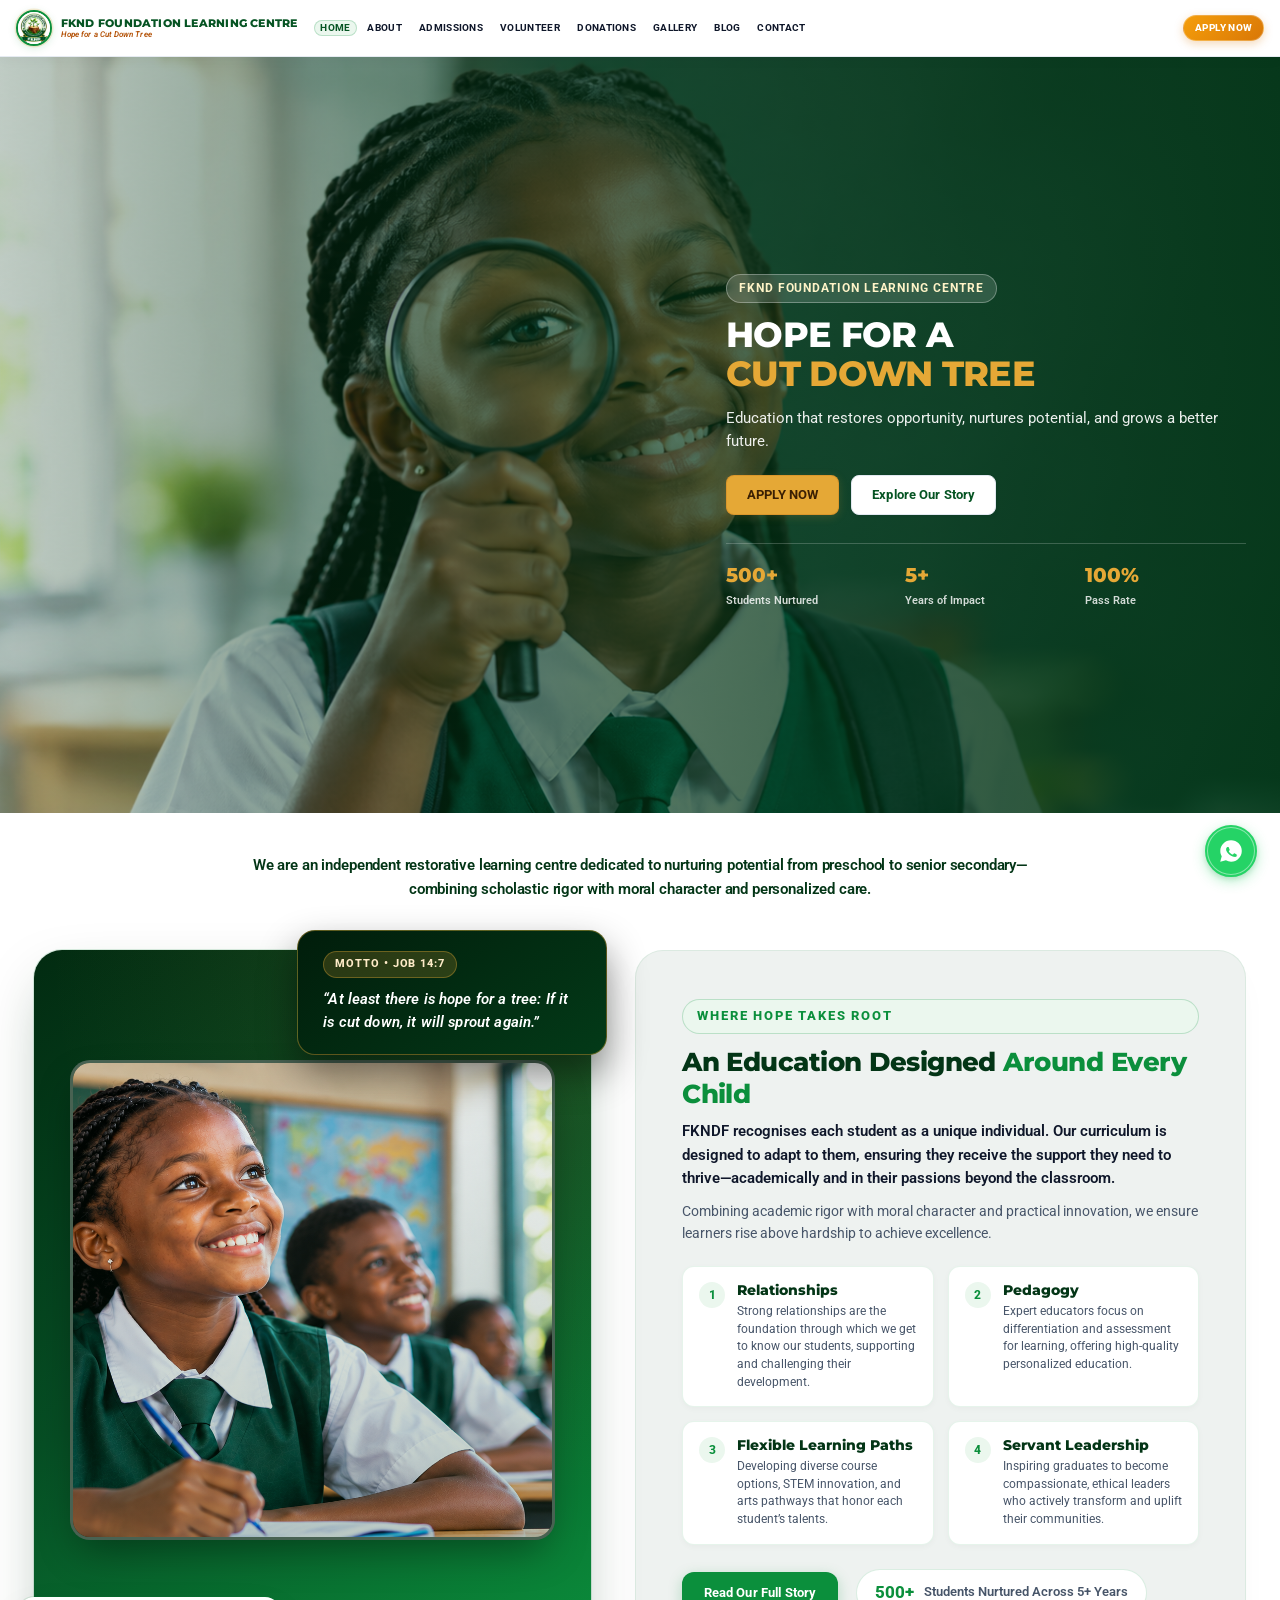
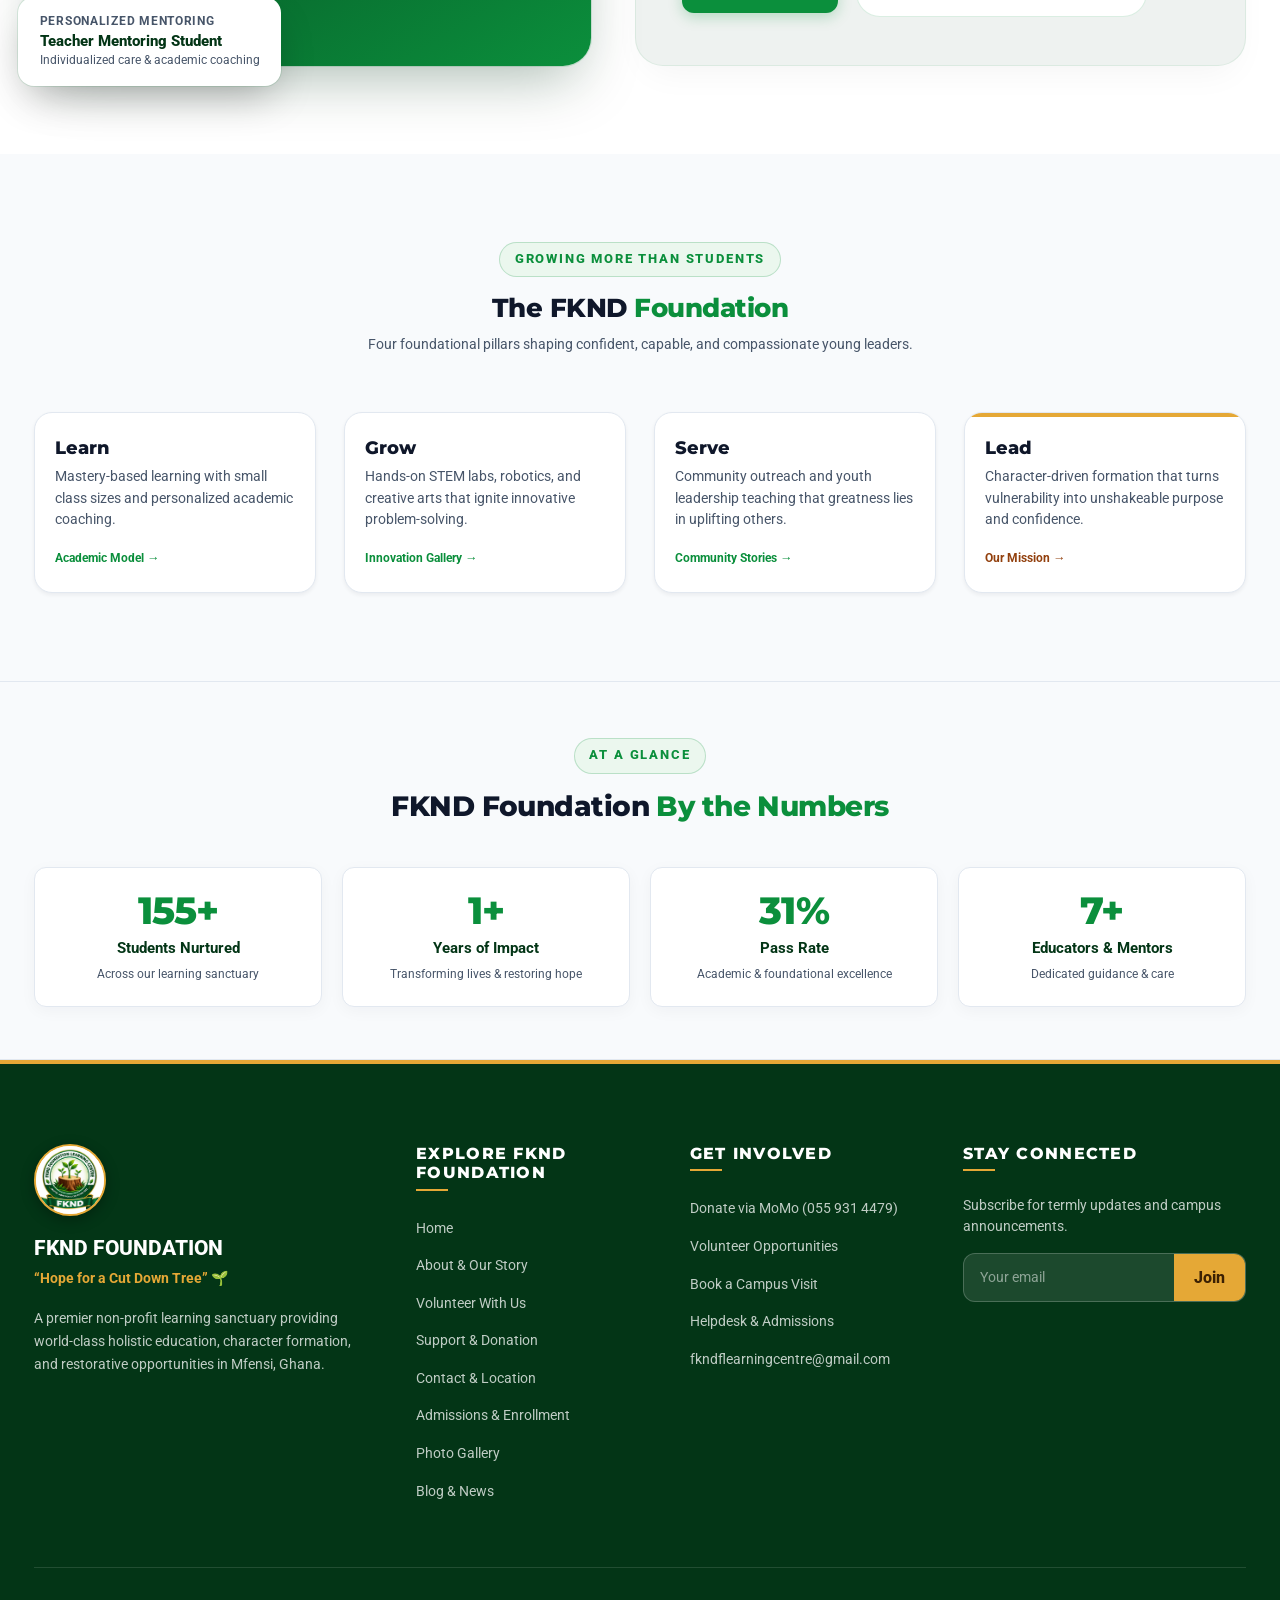
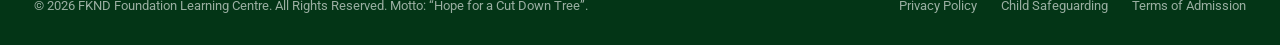
<file: index.html>
<!DOCTYPE html>
<html lang="en">
<head>
  <meta charset="UTF-8">
  <meta name="viewport" content="width=device-width, initial-scale=1.0">
  <title>FKND Foundation Learning Centre | Hope for a Cut Down Tree</title>
  <meta name="description" content="FKND Foundation Learning Centre restores opportunity, nurtures academic potential, and builds character through high-standard education.">
  <link rel="icon" type="image/jpeg" href="logo.jpeg">
  <link rel="stylesheet" href="css/style.css?v=3.7">
</head>
<body>

  <!-- ==========================================================================
       DALLAS ISD INSPIRED: SPACIOUS CENTERED NAVBAR
       Left Wing: Home | About | Contact
       Center: Prominent FKNDF Crest Medallion (Hanging gracefully off the line)
       Right Wing: Admissions | Gallery | Blog | APPLY NOW
       ========================================================================== -->
  <header class="site-header">
    <div class="header-container-spacious">
      <!-- Left Navigation Wing -->
      <nav class="nav-wing nav-wing-left" aria-label="Primary Left Navigation">
        <a href="index.html" class="nav-anchor active">Home</a>
        <a href="about.html" class="nav-anchor">About</a>
        <a href="admissions.html" class="nav-anchor">Admissions</a>
        <a href="volunteer.html" class="nav-anchor">Volunteer</a>
      </nav>

      <!-- Brand & Crest -->
      <a href="index.html" class="nav-center-brand" aria-label="FKND Foundation Learning Centre Homepage">
        <div class="brand-crest-frame">
          <img src="logo.jpeg" alt="FKND Foundation Learning Centre Crest">
        </div>
        <div class="nav-brand-text">
          <span class="nav-brand-title">FKND FOUNDATION LEARNING CENTRE</span>
          <span class="nav-brand-motto">Hope for a Cut Down Tree</span>
        </div>
      </a>

      <!-- Right Navigation Wing -->
      <nav class="nav-wing nav-wing-right" aria-label="Primary Right Navigation">
        <a href="donation.html" class="nav-anchor">Donations</a>
        <a href="gallery.html" class="nav-anchor">Gallery</a>
        <a href="blog.html" class="nav-anchor">Blog</a>
        <a href="contact.html" class="nav-anchor">Contact</a>
        <button class="btn btn-apply btn-sm nav-apply-btn" data-open-modal="applyModal">
          APPLY NOW
        </button>
      </nav>

      <!-- Mobile Hamburger Toggle (Appears when display needs it) -->
      <button class="mobile-toggle-btn" id="mobileNavToggle" aria-label="Toggle navigation menu" aria-expanded="false" aria-controls="siteDropdownMenu">
        <svg class="hamburger-icon-staggered" width="19" height="19" viewBox="0 0 24 24" fill="none" stroke="currentColor" stroke-width="2.35" stroke-linecap="round">
          <line class="hamburger-line hamburger-line-1" x1="3" y1="6" x2="21" y2="6"/>
          <line class="hamburger-line hamburger-line-2" x1="3" y1="12" x2="21" y2="12"/>
          <line class="hamburger-line hamburger-line-3" x1="3" y1="18" x2="21" y2="18"/>
        </svg>
        <span class="menu-label-text">
          <span class="label-open">Menu</span>
          <span class="label-close">Close</span>
        </span>
      </button>
    </div>

    <!-- Backdrop Scrim Overlay -->
    <div class="site-dropdown-backdrop" id="siteDropdownBackdrop" aria-hidden="true"></div>

    <!-- Floating Dropdown Menu Card (Desktop & Mobile - Streamlined Navigation) -->
    <div class="site-dropdown-menu" id="siteDropdownMenu" role="dialog" aria-modal="true" aria-label="Navigation Menu" aria-hidden="true">
      <div class="dropdown-menu-header">
        <div class="dropdown-brand-mini">
          <img src="logo.jpeg" alt="FKND Foundation Crest">
          <div>
            <strong>FKND FOUNDATION LEARNING CENTRE</strong>
            <span>“Hope for a Cut Down Tree”</span>
          </div>
        </div>
      </div>

      <nav class="dropdown-links-grid" aria-label="Site Links">
        <a href="index.html" class="dropdown-link-card active" style="--delay: 1">
          <span class="dropdown-link-icon">
            <svg width="18" height="18" viewBox="0 0 24 24" fill="none" stroke="currentColor" stroke-width="2.2" stroke-linecap="round" stroke-linejoin="round"><path d="m3 9 9-7 9 7v11a2 2 0 0 1-2 2H5a2 2 0 0 1-2-2z"/><polyline points="9 22 9 12 15 12 15 22"/></svg>
          </span>
          <div class="dropdown-link-text">
            <span class="dropdown-link-title">Home</span>
          </div>
          <span class="dropdown-link-arrow">&rarr;</span>
        </a>

        <a href="about.html" class="dropdown-link-card" style="--delay: 2">
          <span class="dropdown-link-icon">
            <svg width="18" height="18" viewBox="0 0 24 24" fill="none" stroke="currentColor" stroke-width="2.2" stroke-linecap="round" stroke-linejoin="round"><circle cx="12" cy="12" r="10"/><path d="M12 16v-4"/><path d="M12 8h.01"/></svg>
          </span>
          <div class="dropdown-link-text">
            <span class="dropdown-link-title">About</span>
          </div>
          <span class="dropdown-link-arrow">&rarr;</span>
        </a>

        <a href="volunteer.html" class="dropdown-link-card" style="--delay: 3">
          <span class="dropdown-link-icon">
            <svg width="18" height="18" viewBox="0 0 24 24" fill="none" stroke="currentColor" stroke-width="2.2" stroke-linecap="round" stroke-linejoin="round"><path d="M16 21v-2a4 4 0 0 0-4-4H6a4 4 0 0 0-4 4v2"/><circle cx="9" cy="7" r="4"/><path d="M22 21v-2a4 4 0 0 0-3-3.87"/><path d="M16 3.13a4 4 0 0 1 0 7.75"/></svg>
          </span>
          <div class="dropdown-link-text">
            <span class="dropdown-link-title">Volunteer</span>
          </div>
          <span class="dropdown-link-arrow">&rarr;</span>
        </a>

        <a href="donation.html" class="dropdown-link-card" style="--delay: 4">
          <span class="dropdown-link-icon">
            <svg width="18" height="18" viewBox="0 0 24 24" fill="none" stroke="currentColor" stroke-width="2.2" stroke-linecap="round" stroke-linejoin="round"><path d="M19 14c1.49-1.46 3-3.21 3-5.5A5.5 5.5 0 0 0 16.5 3c-1.76 0-3 .5-4.5 2-1.5-1.5-2.74-2-4.5-2A5.5 5.5 0 0 0 2 8.5c0 2.3 1.5 4.05 3 5.5l7 7Z"/></svg>
          </span>
          <div class="dropdown-link-text">
            <span class="dropdown-link-title">Donations &amp; Giving</span>
          </div>
          <span class="dropdown-link-arrow">&rarr;</span>
        </a>

        <a href="admissions.html" class="dropdown-link-card" style="--delay: 5">
          <span class="dropdown-link-icon">
            <svg width="18" height="18" viewBox="0 0 24 24" fill="none" stroke="currentColor" stroke-width="2.2" stroke-linecap="round" stroke-linejoin="round"><path d="M22 10v6M2 10l10-5 10 5-10 5z"/><path d="M6 12v5c3 3 9 3 12 0v-5"/></svg>
          </span>
          <div class="dropdown-link-text">
            <span class="dropdown-link-title">Admissions</span>
          </div>
          <span class="dropdown-link-arrow">&rarr;</span>
        </a>

        <a href="gallery.html" class="dropdown-link-card" style="--delay: 6">
          <span class="dropdown-link-icon">
            <svg width="18" height="18" viewBox="0 0 24 24" fill="none" stroke="currentColor" stroke-width="2.2" stroke-linecap="round" stroke-linejoin="round"><rect width="18" height="18" x="3" y="3" rx="2" ry="2"/><circle cx="9" cy="9" r="2"/><path d="m21 15-3.086-3.086a2 2 0 0 0-2.828 0L6 21"/></svg>
          </span>
          <div class="dropdown-link-text">
            <span class="dropdown-link-title">Gallery</span>
          </div>
          <span class="dropdown-link-arrow">&rarr;</span>
        </a>

        <a href="blog.html" class="dropdown-link-card" style="--delay: 7">
          <span class="dropdown-link-icon">
            <svg width="18" height="18" viewBox="0 0 24 24" fill="none" stroke="currentColor" stroke-width="2.2" stroke-linecap="round" stroke-linejoin="round"><path d="M4 22h16a2 2 0 0 0 2-2V4a2 2 0 0 0-2-2H8a2 2 0 0 0-2 2v16a2 2 0 0 1-2 2Zm0 0a2 2 0 0 1-2-2v-9c0-1.1.9-2 2-2h2"/><path d="M18 14h-8"/><path d="M15 18h-5"/><path d="M10 6h8v4h-8V6Z"/></svg>
          </span>
          <div class="dropdown-link-text">
            <span class="dropdown-link-title">Blog</span>
          </div>
          <span class="dropdown-link-arrow">&rarr;</span>
        </a>

        <a href="contact.html" class="dropdown-link-card" style="--delay: 8">
          <span class="dropdown-link-icon">
            <svg width="18" height="18" viewBox="0 0 24 24" fill="none" stroke="currentColor" stroke-width="2.2" stroke-linecap="round" stroke-linejoin="round"><path d="M20 10c0 6-8 12-8 12s-8-6-8-12a8 8 0 0 1 16 0Z"/><circle cx="12" cy="10" r="3"/></svg>
          </span>
          <div class="dropdown-link-text">
            <span class="dropdown-link-title">Contact</span>
          </div>
          <span class="dropdown-link-arrow">&rarr;</span>
        </a>
      </nav>

      <div class="dropdown-cta-bar" style="display: flex; gap: 0.75rem;">
        <a href="donation.html" class="btn btn-donate btn-sm" style="flex: 1;">DONATE NOW</a>
        <button class="btn btn-apply btn-sm dropdown-cta-btn" data-open-modal="applyModal" style="flex: 1;">APPLY NOW</button>
      </div>
    </div>
  </header>

  <main>
    <!-- ==========================================================================
         FULL-BLEED HERO (Dallas ISD Style with hero.png background)
         ========================================================================== -->
    <section class="hero-full-bg" style="background-image: linear-gradient(90deg, rgba(3, 53, 22, 0.25) 0%, rgba(3, 53, 22, 0.65) 45%, rgba(3, 53, 22, 0.92) 100%), url('hero.png');">
      <div class="container hero-full-container">
        <!-- Empty column leaves the smiling student image visible -->
        <div class="hero-empty-col"></div>

        <!-- Right Text column with bold headline and actions -->
        <div class="hero-text-col">
          <div class="hero-badge-tag">
            FKND Foundation Learning Centre
          </div>

          <h1 class="hero-main-title">
            HOPE FOR A <span class="motto-highlight">CUT DOWN TREE</span>
          </h1>

          <p class="hero-lead-text">
            Education that restores opportunity, nurtures potential, and grows a better future.
          </p>

          <div class="hero-cta-row">
            <button class="btn btn-apply" data-open-modal="applyModal">
              APPLY NOW
            </button>
            <a href="about.html" class="btn btn-white">
              Explore Our Story
            </a>
          </div>

          <div class="hero-metric-bar">
            <div class="hero-metric-item">
              <strong>500+</strong>
              <span>Students Nurtured</span>
            </div>
            <div class="hero-metric-item">
              <strong>5+</strong>
              <span>Years of Impact</span>
            </div>
            <div class="hero-metric-item">
              <strong>100%</strong>
              <span>Pass Rate</span>
            </div>
          </div>
        </div>
      </div>
    </section>

    <!-- ==========================================================================
         HOMEPAGE INTRO STATEMENT (Inspired by ISB)
         ========================================================================== -->
    <section class="homepage-intro-statement">
      <div class="container text-center">
        <p class="intro-statement-text">
          We are an independent restorative learning centre dedicated to nurturing potential from preschool to senior secondary—combining scholastic rigor with moral character and personalized care.
        </p>
      </div>
    </section>

    <!-- ==========================================================================
         SECTION 2: OUR STORY HIGHLIGHT (Where Hope Takes Root - ISB Inspired)
         Image on Green Background & Text on Ash Background | nourish.png
         ========================================================================== -->
    <section class="section-wrapper section-story-showcase" id="storySection">
      <div class="container story-isb-layout">
        
        <!-- Left Column: Image on Rich Green Background -->
        <div class="story-green-media-card">
          <div class="green-card-backdrop"></div>
          
          <div class="story-image-frame">
            <img src="nourish.png" alt="Students in green uniform learning with joy at FKND Foundation Learning Centre" class="nourish-photo">
            <div class="image-gradient-overlay"></div>
          </div>

          <div class="story-motto-callout">
            <div class="motto-quote-header">
              <span class="motto-badge">Motto • Job 14:7</span>
            </div>
            <p>“At least there is hope for a tree: If it is cut down, it will sprout again.”</p>
          </div>

          <div class="story-floating-stat">
            <div class="stat-info-text">
              <span class="stat-tag-pill">Personalized Mentoring</span>
              <strong>Teacher Mentoring Student</strong>
              <span>Individualized care & academic coaching</span>
            </div>
          </div>
        </div>

        <!-- Right Column: Text on Ash Background -->
        <div class="story-ash-text-card">
          <span class="section-label">Where Hope Takes Root</span>
          <h2 class="section-title">An Education Designed <span class="text-green">Around Every Child</span></h2>
          <p class="lead-story">
            FKNDF recognises each student as a unique individual. Our curriculum is designed to adapt to them, ensuring they receive the support they need to thrive—academically and in their passions beyond the classroom.
          </p>
          <p class="story-body-text">
            Combining academic rigor with moral character and practical innovation, we ensure learners rise above hardship to achieve excellence.
          </p>

          <div class="story-four-focus-grid">
            <div class="focus-mini-card">
              <div class="focus-number-badge">1</div>
              <div class="focus-card-body">
                <h4>Relationships</h4>
                <p>Strong relationships are the foundation through which we get to know our students, supporting and challenging their development.</p>
              </div>
            </div>

            <div class="focus-mini-card">
              <div class="focus-number-badge">2</div>
              <div class="focus-card-body">
                <h4>Pedagogy</h4>
                <p>Expert educators focus on differentiation and assessment for learning, offering high-quality personalized education.</p>
              </div>
            </div>

            <div class="focus-mini-card">
              <div class="focus-number-badge">3</div>
              <div class="focus-card-body">
                <h4>Flexible Learning Paths</h4>
                <p>Developing diverse course options, STEM innovation, and arts pathways that honor each student’s talents.</p>
              </div>
            </div>

            <div class="focus-mini-card">
              <div class="focus-number-badge">4</div>
              <div class="focus-card-body">
                <h4>Servant Leadership</h4>
                <p>Inspiring graduates to become compassionate, ethical leaders who actively transform and uplift their communities.</p>
              </div>
            </div>
          </div>

          <div class="story-action-row">
            <a href="about.html" class="btn btn-primary btn-story-cta">
              <span>Read Our Full Story</span>
            </a>
            <div class="story-proof-pill">
              <strong class="proof-number">500+</strong>
              <span class="proof-desc">Students Nurtured Across 5+ Years</span>
            </div>
          </div>
        </div>

      </div>
    </section>

    <!-- ==========================================================================
         SECTION 3: THE FKND FOUNDATION (4 Cards)
         ========================================================================== -->
    <section class="section-wrapper surface-bg">
      <div class="container">
        <div class="section-header-block text-center center-block">
          <span class="section-label">Growing More Than Students</span>
          <h2 class="section-title">The FKND <span class="text-green">Foundation</span></h2>
          <p class="section-subtitle center-block">
            Four foundational pillars shaping confident, capable, and compassionate young leaders.
          </p>
        </div>

        <div class="difference-quad-grid">
          <div class="diff-card-item">
            <h3>Learn</h3>
            <p>Mastery-based learning with small class sizes and personalized academic coaching.</p>
            <a href="about.html" class="diff-card-footer">Academic Model →</a>
          </div>

          <div class="diff-card-item">
            <h3>Grow</h3>
            <p>Hands-on STEM labs, robotics, and creative arts that ignite innovative problem-solving.</p>
            <a href="gallery.html" class="diff-card-footer">Innovation Gallery →</a>
          </div>

          <div class="diff-card-item">
            <h3>Serve</h3>
            <p>Community outreach and youth leadership teaching that greatness lies in uplifting others.</p>
            <a href="blog.html" class="diff-card-footer">Community Stories →</a>
          </div>

          <div class="diff-card-item featured-hope">
            <h3>Lead</h3>
            <p>Character-driven formation that turns vulnerability into unshakeable purpose and confidence.</p>
            <a href="about.html" class="diff-card-footer" style="color: var(--fknd-accent-dark);">Our Mission →</a>
          </div>
        </div>
      </div>
    </section>

    <!-- ==========================================================================
         SECTION 4: FKNDF AT A GLANCE (Animated Counters)
         ========================================================================== -->
    <section class="glance-banner" id="glanceSection">
      <div class="container">
        <div class="section-header-block text-center center-block" style="margin-bottom: 2.75rem;">
          <span class="section-label">At a Glance</span>
          <h2 class="section-title glance-main-title"><span class="glance-title-brand">FKND Foundation</span> <span class="text-green">By the Numbers</span></h2>
        </div>

        <div class="glance-stats-row">
          <div class="glance-stat-box">
            <div class="glance-figure counter-val" data-target="500" data-suffix="+">0</div>
            <div class="glance-stat-title">Students Nurtured</div>
            <div class="glance-stat-sub">Across our learning sanctuary</div>
          </div>

          <div class="glance-stat-box">
            <div class="glance-figure counter-val" data-target="5" data-suffix="+">0</div>
            <div class="glance-stat-title">Years of Impact</div>
            <div class="glance-stat-sub">Transforming lives & restoring hope</div>
          </div>

          <div class="glance-stat-box">
            <div class="glance-figure counter-val" data-target="100" data-suffix="%">0</div>
            <div class="glance-stat-title">Pass Rate</div>
            <div class="glance-stat-sub">Academic & foundational excellence</div>
          </div>

          <div class="glance-stat-box">
            <div class="glance-figure counter-val" data-target="25" data-suffix="+">0</div>
            <div class="glance-stat-title">Educators & Mentors</div>
            <div class="glance-stat-sub">Dedicated guidance & care</div>
          </div>
        </div>
      </div>
    </section>

  </main>

  <!-- ==========================================================================
       INSTITUTIONAL FOOTER
       ========================================================================== -->
  <footer class="site-footer">
    <div class="container">
      <div class="footer-main-columns">
        <div>
          <div class="footer-crest-frame">
            <img src="logo.jpeg" alt="FKND Foundation Crest">
          </div>
          <div class="footer-centre-name">FKND FOUNDATION</div>
          <span class="footer-centre-motto">“Hope for a Cut Down Tree” 🌱</span>
          <p class="footer-mission-blurb">
            A premier non-profit learning sanctuary providing world-class holistic education, character formation, and restorative opportunities in Mfensi, Ghana.
          </p>
        </div>

        <div>
          <h4 class="footer-column-title">Explore FKND Foundation</h4>
          <ul class="footer-links-vertical">
            <li><a href="index.html" class="footer-link-item">Home</a></li>
            <li><a href="about.html" class="footer-link-item">About &amp; Our Story</a></li>
            <li><a href="volunteer.html" class="footer-link-item">Volunteer With Us</a></li>
            <li><a href="donation.html" class="footer-link-item">Support &amp; Donation</a></li>
            <li><a href="contact.html" class="footer-link-item">Contact &amp; Location</a></li>
            <li><a href="admissions.html" class="footer-link-item">Admissions &amp; Enrollment</a></li>
            <li><a href="gallery.html" class="footer-link-item">Photo Gallery</a></li>
            <li><a href="blog.html" class="footer-link-item">Blog &amp; News</a></li>
          </ul>
        </div>

        <div>
          <h4 class="footer-column-title">Get Involved</h4>
          <ul class="footer-links-vertical">
            <li><a href="donation.html" class="footer-link-item">Donate via MoMo (055 931 4479)</a></li>
            <li><a href="volunteer.html" class="footer-link-item">Volunteer Opportunities</a></li>
            <li><a href="#" class="footer-link-item" data-open-modal="tourModal">Book a Campus Visit</a></li>
            <li><a href="contact.html" class="footer-link-item">Helpdesk &amp; Admissions</a></li>
            <li><a href="mailto:fkndflearningcentre@gmail.com" class="footer-link-item" style="word-break: break-all;">fkndflearningcentre@gmail.com</a></li>
          </ul>
        </div>

        <div>
          <h4 class="footer-column-title">Stay Connected</h4>
          <div class="footer-newsletter-wrap">
            <p>Subscribe for termly updates and campus announcements.</p>
            <form class="footer-email-box" action="https://formsubmit.co/fkndflearningcentre@gmail.com" method="POST">
              <input type="email" name="subscriber_email" placeholder="Your email" required>
              <button type="submit">Join</button>
            </form>
          </div>
        </div>
      </div>

      <div class="footer-legal-bar">
        <div>
          © 2026 FKND Foundation Learning Centre. All Rights Reserved. Motto: “Hope for a Cut Down Tree”.
        </div>
        <div class="footer-legal-links">
          <a href="#">Privacy Policy</a>
          <a href="#">Child Safeguarding</a>
          <a href="#">Terms of Admission</a>
        </div>
      </div>
    </div>
  </footer>

  <!-- 4-Step Application Modal -->
  <div class="modal-overlay" id="applyModal" role="dialog" aria-modal="true" aria-labelledby="applyModalTitle">
    <div class="modal-card-box">
      <div class="modal-top-bar">
        <h3 id="applyModalTitle">Start Your FKNDF Application</h3>
        <button class="modal-close-trigger" aria-label="Close application modal">✕</button>
      </div>

      <div class="modal-scroll-body">
        <div class="wizard-progress-bar">
          <div class="wizard-step-indicator active"><div class="wizard-step-circle">1</div><span class="wizard-step-label">Student</span></div>
          <div class="wizard-step-indicator"><div class="wizard-step-circle">2</div><span class="wizard-step-label">Guardian</span></div>
          <div class="wizard-step-indicator"><div class="wizard-step-circle">3</div><span class="wizard-step-label">Academic</span></div>
          <div class="wizard-step-indicator"><div class="wizard-step-circle">4</div><span class="wizard-step-label">Submit</span></div>
        </div>

        <form id="admissionsWizardForm">
          <div class="wizard-step-pane" style="display: block;">
            <div class="form-group"><label>Student Full Legal Name *</label><input type="text" class="form-input" required></div>
            <div class="form-group"><label>Date of Birth *</label><input type="date" class="form-input" required></div>
            <div class="form-group">
              <label>Grade Level Applying For *</label>
              <select class="form-select" required>
                <option value="early">Early Childhood (Ages 3-5)</option>
                <option value="primary">Primary School (Grades 1-6)</option>
                <option value="secondary">Secondary School (Grades 7-12)</option>
              </select>
            </div>
          </div>
          <div class="wizard-step-pane" style="display: none;">
            <div class="form-group"><label>Parent / Guardian Name *</label><input type="text" class="form-input" required></div>
            <div class="form-group"><label>Mobile Phone *</label><input type="tel" class="form-input" required></div>
          </div>
          <div class="wizard-step-pane" style="display: none;">
            <div class="form-group"><label>Previous School Attended</label><input type="text" class="form-input"></div>
            <div class="form-group"><label>Preferred Entry Term</label><select class="form-select"><option>Term 1 (September)</option><option>Term 2 (January)</option><option>Term 3 (April / May)</option></select></div>
          </div>
          <div class="wizard-step-pane" style="display: none;">
            <div style="display: flex; flex-direction: column; gap: 0.5rem; margin-bottom: 1rem;">
              <label><input type="checkbox" required checked> Confirm all submitted information is accurate</label>
            </div>
          </div>
          <div class="wizard-button-row">
            <button type="button" class="btn btn-white btn-sm" id="wizardPrevBtn" style="visibility: hidden;">← Back</button>
            <button type="button" class="btn btn-primary" id="wizardNextBtn">Continue Next →</button>
            <button type="submit" class="btn btn-apply" id="wizardSubmitBtn" style="display: none;">Submit Application</button>
          </div>
        </form>

        <div id="wizardSuccessPane" style="display: none; text-align: center; padding: 2rem 1rem;">
          <div style="font-size: 2rem; color: var(--fknd-green);">✓</div>
          <h3 style="color: var(--fknd-green-dark); margin: 0.5rem 0;">Application Received!</h3>
          <p style="color: var(--text-muted);">Our Admissions Board will contact your guardian within 2 business days.</p>
        </div>
      </div>
    </div>
  </div>

  <!-- Tour Modal -->
  <div class="modal-overlay" id="tourModal" role="dialog" aria-modal="true">
    <div class="modal-card-box">
      <div class="modal-top-bar">
        <h3>Book a Campus Visit</h3>
        <button class="modal-close-trigger">✕</button>
      </div>
      <div class="modal-scroll-body">
        <form id="tourBookingForm">
          <div class="form-group"><label>Your Full Name *</label><input type="text" class="form-input" required></div>
          <div class="form-group"><label>Preferred Date *</label><input type="date" class="form-input" required></div>
          <div class="form-group"><label>Phone Number *</label><input type="tel" class="form-input" required></div>
          <button type="submit" class="btn btn-primary" style="width: 100%; margin-top: 1rem;">Confirm Tour</button>
        </form>
      </div>
    </div>
  </div>

  <!-- Floating WhatsApp CTA Button (Small Round Circular Icon) -->
  <a href="https://wa.me/233559314479?text=Hello%20FKND%20Foundation,%20I%20would%20like%20to%20learn%20more." class="whatsapp-floating-btn" target="_blank" rel="noopener noreferrer" aria-label="Chat with FKND Foundation on WhatsApp">
    <span class="whatsapp-floating-pulse"></span>
    <svg viewBox="0 0 24 24"><path d="M12.04 2c-5.46 0-9.91 4.45-9.91 9.91 0 1.75.46 3.45 1.32 4.95L2.05 22l5.25-1.38c1.45.79 3.08 1.21 4.74 1.21 5.46 0 9.91-4.45 9.91-9.91 0-2.65-1.03-5.14-2.9-7.01A9.816 9.816 0 0 0 12.04 2zm5.78 14.15c-.24.67-1.39 1.28-1.92 1.36-.51.08-1.16.11-3.37-.8-2.4-1-3.95-3.44-4.07-3.6-.12-.16-.98-1.3-0.98-2.48 0-1.18.62-1.76.84-2 .22-.24.48-.3.64-.3.16 0 .32 0 .46.01.15.01.35-.06.55.42.21.49.71 1.73.77 1.86.06.13.1.28.02.44-.08.16-.12.26-.24.4-.12.14-.25.31-.36.42-.12.12-.25.25-.11.49.14.24.63 1.04 1.35 1.68.93.83 1.71 1.09 1.95 1.21.24.12.38.1.52-.06.14-.16.6-.7.76-.94.16-.24.32-.2.54-.12.22.08 1.4.66 1.64.78.24.12.4.18.46.28.06.1.06.58-.18 1.25z"/></svg>
  </a>

  <script src="js/main.js"></script>
</body>
</html>
</file>
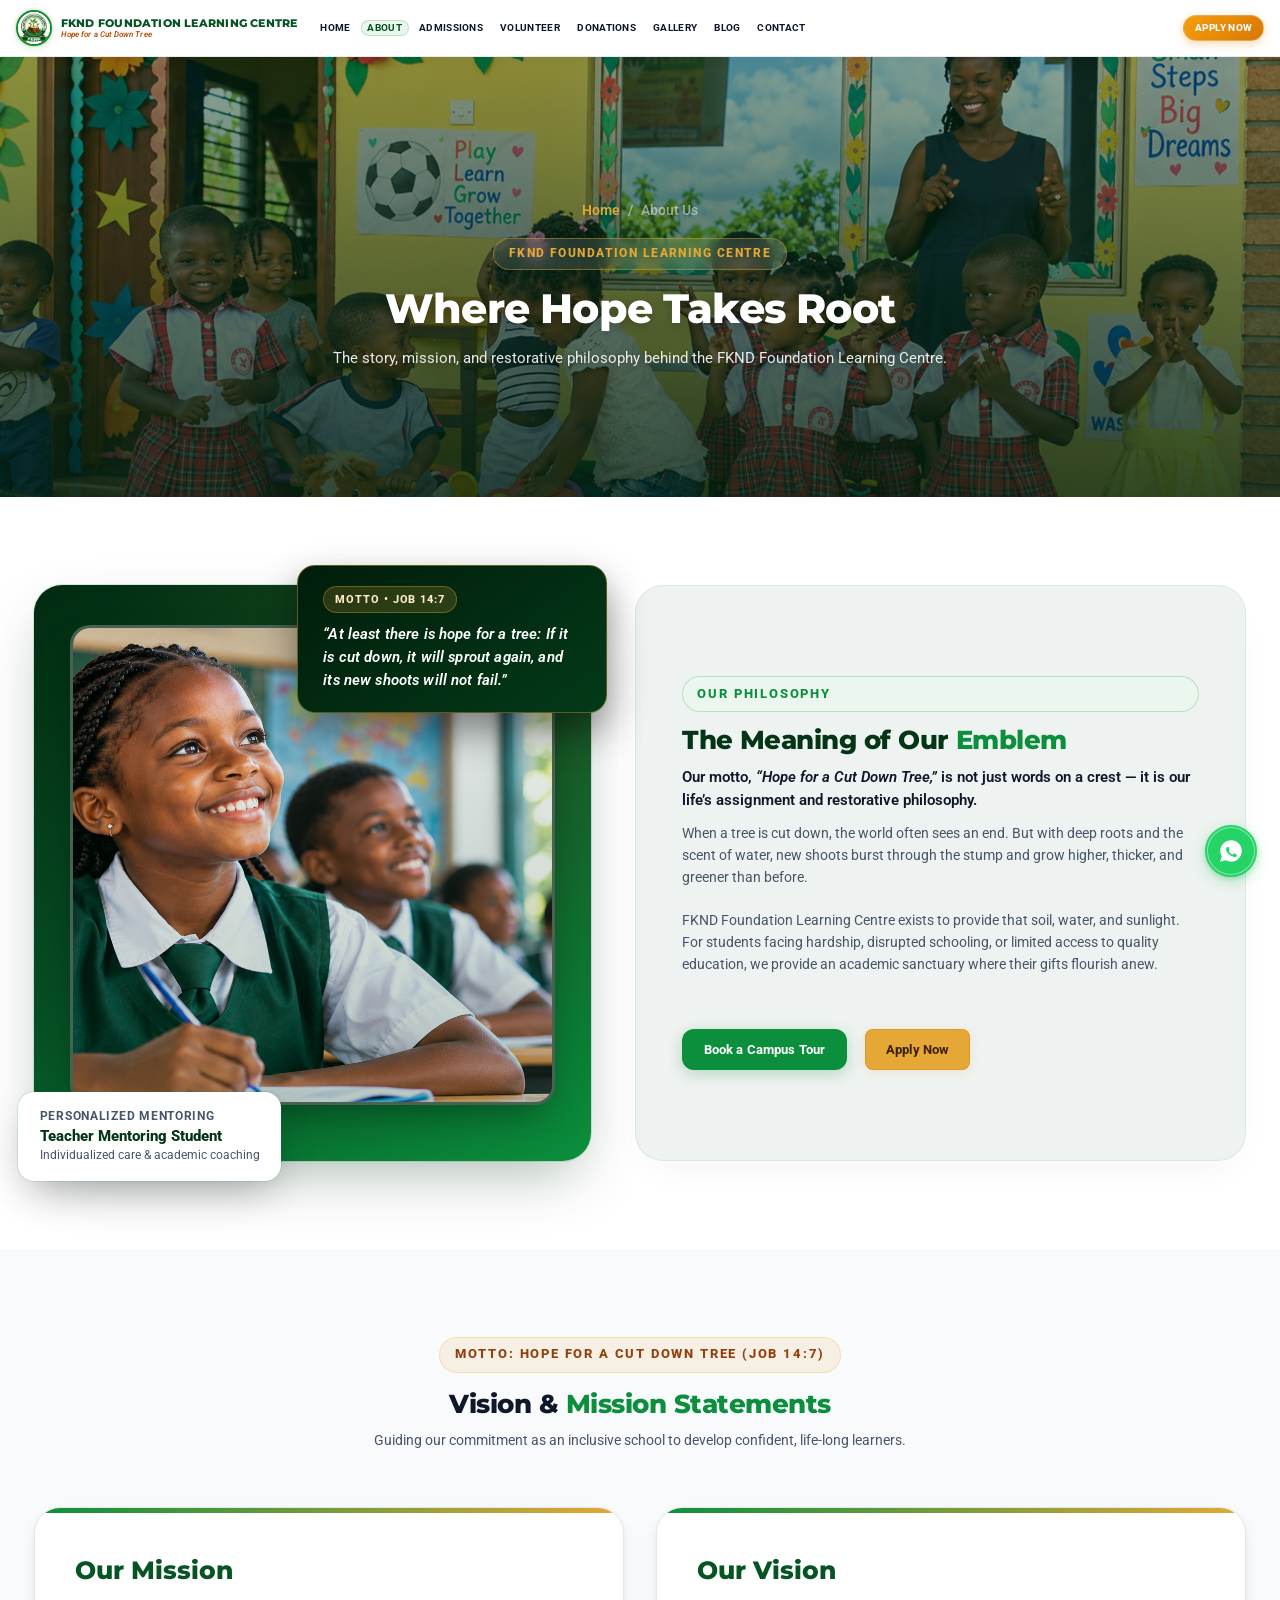
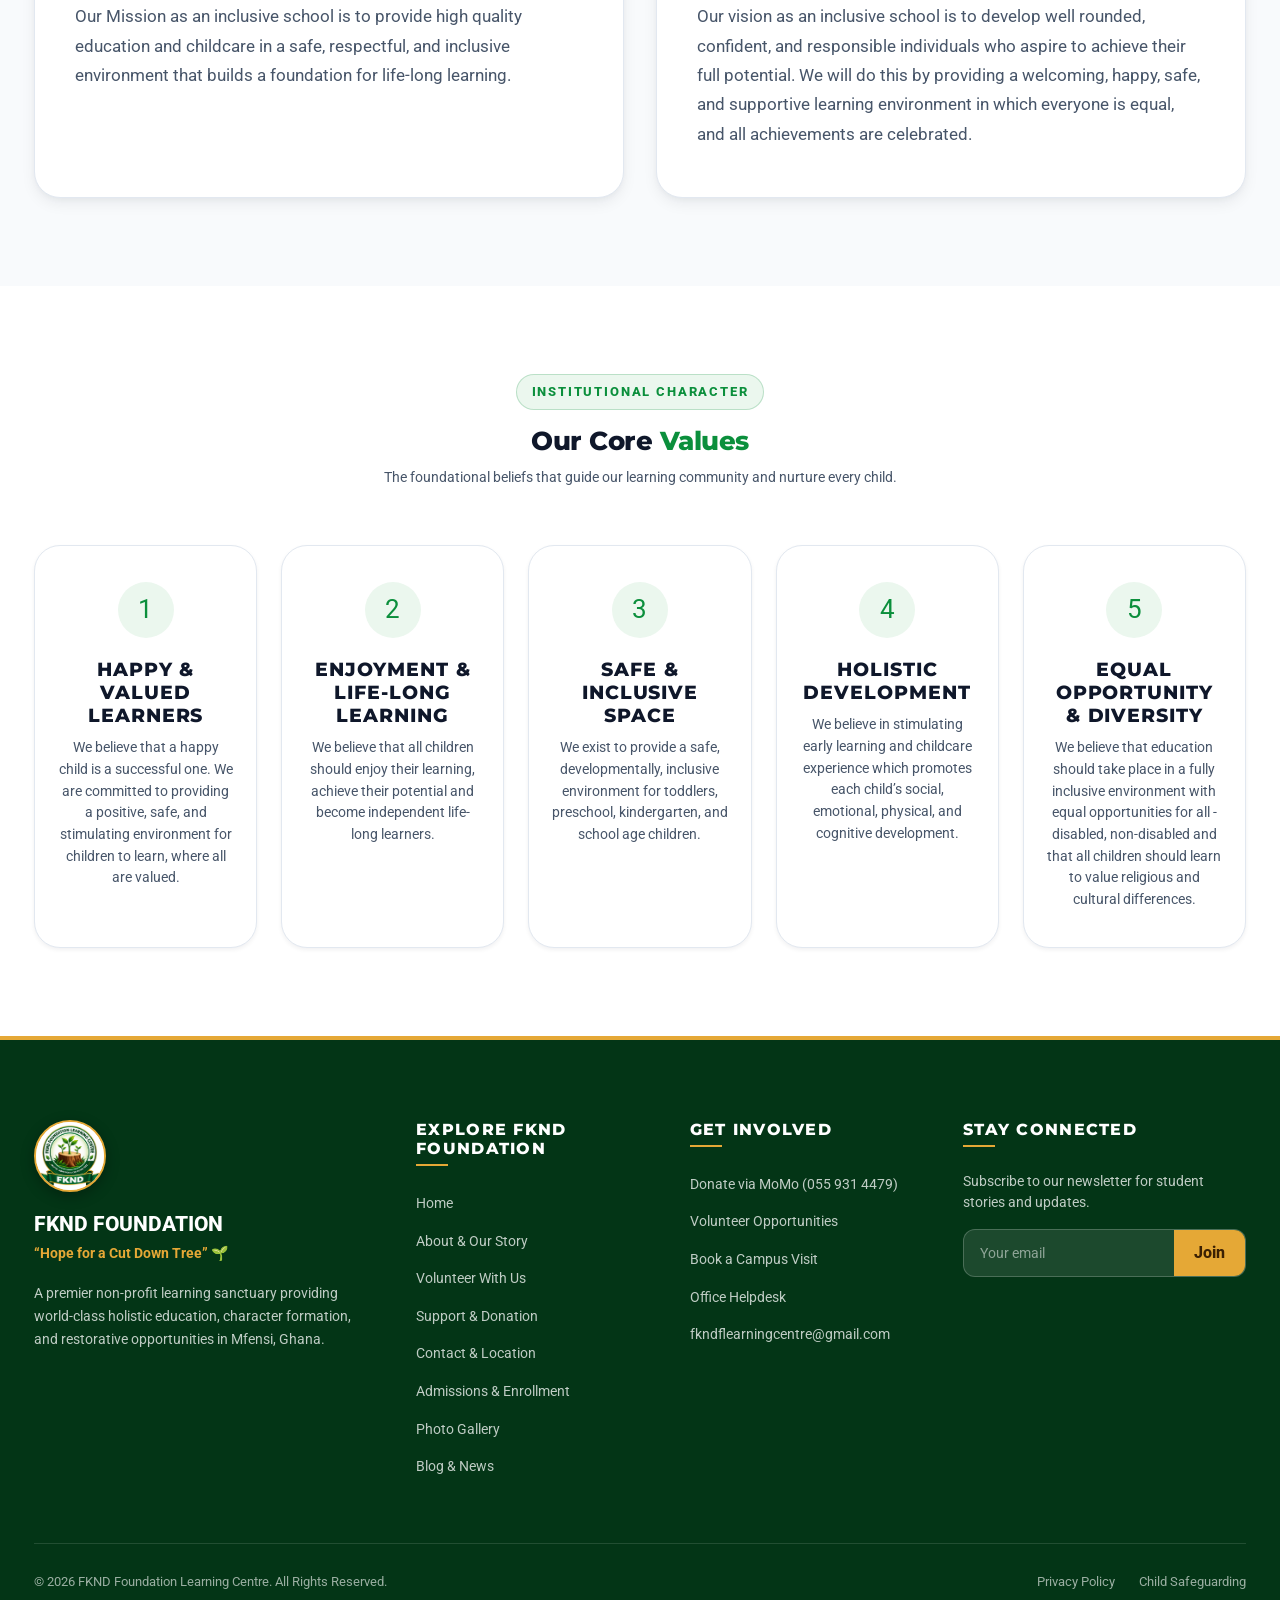
<file: about.html>
<!DOCTYPE html>
<html lang="en">
<head>
  <meta charset="UTF-8">
  <meta name="viewport" content="width=device-width, initial-scale=1.0">
  <title>About Us | FKND Foundation Learning Centre</title>
  <meta name="description" content="Discover our history, mission, and the profound meaning behind our motto: Hope for a Cut Down Tree.">
  <link rel="icon" type="image/jpeg" href="logo.jpeg">
  <link rel="stylesheet" href="css/style.css?v=3.7">
</head>
<body>

  <!-- ==========================================================================
       DALLAS ISD INSPIRED: SPACIOUS CENTERED NAVBAR
       Left Wing: Home | About | Contact
       Center: Prominent FKNDF Crest Medallion
       Right Wing: Admissions | Gallery | Blog | APPLY NOW
       ========================================================================== -->
  <header class="site-header">
    <div class="header-container-spacious">
      <!-- Left Navigation Wing -->
      <nav class="nav-wing nav-wing-left" aria-label="Primary Left Navigation">
        <a href="index.html" class="nav-anchor">Home</a>
        <a href="about.html" class="nav-anchor active">About</a>
        <a href="admissions.html" class="nav-anchor">Admissions</a>
        <a href="volunteer.html" class="nav-anchor">Volunteer</a>
      </nav>

      <a href="index.html" class="nav-center-brand" aria-label="FKND Foundation Learning Centre Homepage">
        <div class="brand-crest-frame">
          <img src="logo.jpeg" alt="FKND Foundation Learning Centre Crest">
        </div>
        <div class="nav-brand-text">
          <span class="nav-brand-title">FKND FOUNDATION LEARNING CENTRE</span>
          <span class="nav-brand-motto">Hope for a Cut Down Tree</span>
        </div>
      </a>

      <!-- Right Navigation Wing -->
      <nav class="nav-wing nav-wing-right" aria-label="Primary Right Navigation">
        <a href="donation.html" class="nav-anchor">Donations</a>
        <a href="gallery.html" class="nav-anchor">Gallery</a>
        <a href="blog.html" class="nav-anchor">Blog</a>
        <a href="contact.html" class="nav-anchor">Contact</a>
        <button class="btn btn-apply btn-sm nav-apply-btn" data-open-modal="applyModal">
          APPLY NOW
        </button>
      </nav>

      <!-- Mobile Hamburger Toggle (Appears when display needs it) -->
      <button class="mobile-toggle-btn" id="mobileNavToggle" aria-label="Toggle navigation menu" aria-expanded="false" aria-controls="siteDropdownMenu">
        <svg class="hamburger-icon-staggered" width="19" height="19" viewBox="0 0 24 24" fill="none" stroke="currentColor" stroke-width="2.35" stroke-linecap="round">
          <line class="hamburger-line hamburger-line-1" x1="3" y1="6" x2="21" y2="6"/>
          <line class="hamburger-line hamburger-line-2" x1="3" y1="12" x2="21" y2="12"/>
          <line class="hamburger-line hamburger-line-3" x1="3" y1="18" x2="21" y2="18"/>
        </svg>
        <span class="menu-label-text">
          <span class="label-open">Menu</span>
          <span class="label-close">Close</span>
        </span>
      </button>
    </div>

    <!-- Backdrop Scrim Overlay -->
    <div class="site-dropdown-backdrop" id="siteDropdownBackdrop" aria-hidden="true"></div>

    <!-- Floating Dropdown Menu Card (Desktop & Mobile - Streamlined Navigation) -->
    <div class="site-dropdown-menu" id="siteDropdownMenu" role="dialog" aria-modal="true" aria-label="Navigation Menu" aria-hidden="true">
      <div class="dropdown-menu-header">
        <div class="dropdown-brand-mini">
          <img src="logo.jpeg" alt="FKND Foundation Crest">
          <div>
            <strong>FKND FOUNDATION LEARNING CENTRE</strong>
            <span>“Hope for a Cut Down Tree”</span>
          </div>
        </div>
      </div>

      <nav class="dropdown-links-grid" aria-label="Site Links">
        <a href="index.html" class="dropdown-link-card" style="--delay: 1">
          <span class="dropdown-link-icon">
            <svg width="18" height="18" viewBox="0 0 24 24" fill="none" stroke="currentColor" stroke-width="2.2" stroke-linecap="round" stroke-linejoin="round"><path d="m3 9 9-7 9 7v11a2 2 0 0 1-2 2H5a2 2 0 0 1-2-2z"/><polyline points="9 22 9 12 15 12 15 22"/></svg>
          </span>
          <div class="dropdown-link-text">
            <span class="dropdown-link-title">Home</span>
          </div>
          <span class="dropdown-link-arrow">&rarr;</span>
        </a>

        <a href="about.html" class="dropdown-link-card active" style="--delay: 2">
          <span class="dropdown-link-icon">
            <svg width="18" height="18" viewBox="0 0 24 24" fill="none" stroke="currentColor" stroke-width="2.2" stroke-linecap="round" stroke-linejoin="round"><circle cx="12" cy="12" r="10"/><path d="M12 16v-4"/><path d="M12 8h.01"/></svg>
          </span>
          <div class="dropdown-link-text">
            <span class="dropdown-link-title">About</span>
          </div>
          <span class="dropdown-link-arrow">&rarr;</span>
        </a>

        <a href="volunteer.html" class="dropdown-link-card" style="--delay: 3">
          <span class="dropdown-link-icon">
            <svg width="18" height="18" viewBox="0 0 24 24" fill="none" stroke="currentColor" stroke-width="2.2" stroke-linecap="round" stroke-linejoin="round"><path d="M16 21v-2a4 4 0 0 0-4-4H6a4 4 0 0 0-4 4v2"/><circle cx="9" cy="7" r="4"/><path d="M22 21v-2a4 4 0 0 0-3-3.87"/><path d="M16 3.13a4 4 0 0 1 0 7.75"/></svg>
          </span>
          <div class="dropdown-link-text">
            <span class="dropdown-link-title">Volunteer</span>
          </div>
          <span class="dropdown-link-arrow">&rarr;</span>
        </a>

        <a href="donation.html" class="dropdown-link-card" style="--delay: 4">
          <span class="dropdown-link-icon">
            <svg width="18" height="18" viewBox="0 0 24 24" fill="none" stroke="currentColor" stroke-width="2.2" stroke-linecap="round" stroke-linejoin="round"><path d="M19 14c1.49-1.46 3-3.21 3-5.5A5.5 5.5 0 0 0 16.5 3c-1.76 0-3 .5-4.5 2-1.5-1.5-2.74-2-4.5-2A5.5 5.5 0 0 0 2 8.5c0 2.3 1.5 4.05 3 5.5l7 7Z"/></svg>
          </span>
          <div class="dropdown-link-text">
            <span class="dropdown-link-title">Donations &amp; Giving</span>
          </div>
          <span class="dropdown-link-arrow">&rarr;</span>
        </a>

        <a href="admissions.html" class="dropdown-link-card" style="--delay: 5">
          <span class="dropdown-link-icon">
            <svg width="18" height="18" viewBox="0 0 24 24" fill="none" stroke="currentColor" stroke-width="2.2" stroke-linecap="round" stroke-linejoin="round"><path d="M22 10v6M2 10l10-5 10 5-10 5z"/><path d="M6 12v5c3 3 9 3 12 0v-5"/></svg>
          </span>
          <div class="dropdown-link-text">
            <span class="dropdown-link-title">Admissions</span>
          </div>
          <span class="dropdown-link-arrow">&rarr;</span>
        </a>

        <a href="gallery.html" class="dropdown-link-card" style="--delay: 6">
          <span class="dropdown-link-icon">
            <svg width="18" height="18" viewBox="0 0 24 24" fill="none" stroke="currentColor" stroke-width="2.2" stroke-linecap="round" stroke-linejoin="round"><rect width="18" height="18" x="3" y="3" rx="2" ry="2"/><circle cx="9" cy="9" r="2"/><path d="m21 15-3.086-3.086a2 2 0 0 0-2.828 0L6 21"/></svg>
          </span>
          <div class="dropdown-link-text">
            <span class="dropdown-link-title">Gallery</span>
          </div>
          <span class="dropdown-link-arrow">&rarr;</span>
        </a>

        <a href="blog.html" class="dropdown-link-card" style="--delay: 7">
          <span class="dropdown-link-icon">
            <svg width="18" height="18" viewBox="0 0 24 24" fill="none" stroke="currentColor" stroke-width="2.2" stroke-linecap="round" stroke-linejoin="round"><path d="M4 22h16a2 2 0 0 0 2-2V4a2 2 0 0 0-2-2H8a2 2 0 0 0-2 2v16a2 2 0 0 1-2 2Zm0 0a2 2 0 0 1-2-2v-9c0-1.1.9-2 2-2h2"/><path d="M18 14h-8"/><path d="M15 18h-5"/><path d="M10 6h8v4h-8V6Z"/></svg>
          </span>
          <div class="dropdown-link-text">
            <span class="dropdown-link-title">Blog</span>
          </div>
          <span class="dropdown-link-arrow">&rarr;</span>
        </a>

        <a href="contact.html" class="dropdown-link-card" style="--delay: 8">
          <span class="dropdown-link-icon">
            <svg width="18" height="18" viewBox="0 0 24 24" fill="none" stroke="currentColor" stroke-width="2.2" stroke-linecap="round" stroke-linejoin="round"><path d="M20 10c0 6-8 12-8 12s-8-6-8-12a8 8 0 0 1 16 0Z"/><circle cx="12" cy="10" r="3"/></svg>
          </span>
          <div class="dropdown-link-text">
            <span class="dropdown-link-title">Contact</span>
          </div>
          <span class="dropdown-link-arrow">&rarr;</span>
        </a>
      </nav>

      <div class="dropdown-cta-bar" style="display: flex; gap: 0.75rem;">
        <a href="donation.html" class="btn btn-donate btn-sm" style="flex: 1;">DONATE NOW</a>
        <button class="btn btn-apply btn-sm dropdown-cta-btn" data-open-modal="applyModal" style="flex: 1;">APPLY NOW</button>
      </div>
    </div>
  </header>

  <main>
    <!-- Page Hero Banner with about.png Background -->
    <section class="page-hero-banner page-hero-about" style="background-image: linear-gradient(180deg, rgba(3, 53, 22, 0.45) 0%, rgba(3, 35, 15, 0.82) 100%), url('about.png'); background-size: cover; background-position: center 30%;">
      <div class="container">
        <div class="breadcrumb-nav">
          <a href="index.html">Home</a> <span>/</span> <span>About Us</span>
        </div>
        <div class="page-hero-tag">FKND FOUNDATION LEARNING CENTRE</div>
        <h1 class="section-title">Where Hope Takes Root</h1>
        <p class="section-subtitle">
          The story, mission, and restorative philosophy behind the FKND Foundation Learning Centre.
        </p>
      </div>
    </section>

    <!-- The Symbolism & Origin Section (ISB & Dallas ISD Inspired) -->
    <section class="section-wrapper white-bg">
      <div class="container story-isb-layout">
        
        <!-- Left Column: Rich Green Media Card with Job 14:7 Motto Badge -->
        <div class="story-green-media-card">
          <div class="green-card-backdrop"></div>
          
          <div class="story-image-frame">
            <img src="nourish.png" alt="Students learning with joy at FKND Foundation Learning Centre" class="nourish-photo">
            <div class="image-gradient-overlay"></div>
          </div>

          <div class="story-motto-callout">
            <div class="motto-quote-header">
              <span class="motto-badge">Motto • Job 14:7</span>
            </div>
            <p>“At least there is hope for a tree: If it is cut down, it will sprout again, and its new shoots will not fail.”</p>
          </div>

          <div class="story-floating-stat">
            <div class="stat-info-text">
              <span class="stat-tag-pill">Personalized Mentoring</span>
              <strong>Teacher Mentoring Student</strong>
              <span>Individualized care & academic coaching</span>
            </div>
          </div>
        </div>

        <!-- Right Column: Narrative Story -->
        <div class="story-ash-text-card">
          <span class="section-label">Our Philosophy</span>
          <h2 class="section-title">The Meaning of Our <span class="text-green">Emblem</span></h2>
          <p class="lead-story">
            Our motto, <em>“Hope for a Cut Down Tree,”</em> is not just words on a crest — it is our life’s assignment and restorative philosophy.
          </p>
          <p class="story-body-text">
            When a tree is cut down, the world often sees an end. But with deep roots and the scent of water, new shoots burst through the stump and grow higher, thicker, and greener than before.
          </p>
          <p class="story-body-text">
            FKND Foundation Learning Centre exists to provide that soil, water, and sunlight. For students facing hardship, disrupted schooling, or limited access to quality education, we provide an academic sanctuary where their gifts flourish anew.
          </p>

          <div class="story-action-row" style="margin-top: 2rem;">
            <button class="btn btn-primary btn-story-cta" data-open-modal="tourModal">
              <span>Book a Campus Tour</span>
            </button>
            <button class="btn btn-apply" data-open-modal="applyModal">
              <span>Apply Now</span>
            </button>
          </div>
        </div>

      </div>
    </section>

    <!-- Mission & Vision Cards -->
    <section class="section-wrapper surface-bg" id="mission-vision">
      <div class="container">
        <div class="section-header-block text-center center-block">
          <span class="section-label accent">Motto: Hope for a Cut Down Tree (Job 14:7)</span>
          <h2 class="section-title">Vision & <span class="text-green">Mission Statements</span></h2>
          <p class="section-subtitle center-block">
            Guiding our commitment as an inclusive school to develop confident, life-long learners.
          </p>
        </div>

        <div class="about-mv-grid">
          <div class="about-mv-card mission">
            <h3>Our Mission</h3>
            <p>
              Our Mission as an inclusive school is to provide high quality education and childcare in a safe, respectful, and inclusive environment that builds a foundation for life-long learning.
            </p>
          </div>

          <div class="about-mv-card vision">
            <h3>Our Vision</h3>
            <p>
              Our vision as an inclusive school is to develop well rounded, confident, and responsible individuals who aspire to achieve their full potential. We will do this by providing a welcoming, happy, safe, and supportive learning environment in which everyone is equal, and all achievements are celebrated.
            </p>
          </div>
        </div>
      </div>
    </section>

    <!-- Institutional Core Values Section -->
    <section class="section-wrapper white-bg" id="core-values">
      <div class="container">
        <div class="section-header-block text-center center-block">
          <span class="section-label">Institutional Character</span>
          <h2 class="section-title">Our Core <span class="text-green">Values</span></h2>
          <p class="section-subtitle center-block">
            The foundational beliefs that guide our learning community and nurture every child.
          </p>
        </div>

        <div class="values-five-grid">
          <div class="value-pledge-card">
            <div class="value-pledge-icon">1</div>
            <h3>Happy & Valued Learners</h3>
            <p>We believe that a happy child is a successful one. We are committed to providing a positive, safe, and stimulating environment for children to learn, where all are valued.</p>
          </div>

          <div class="value-pledge-card">
            <div class="value-pledge-icon">2</div>
            <h3>Enjoyment & Life-Long Learning</h3>
            <p>We believe that all children should enjoy their learning, achieve their potential and become independent life-long learners.</p>
          </div>

          <div class="value-pledge-card">
            <div class="value-pledge-icon">3</div>
            <h3>Safe & Inclusive Space</h3>
            <p>We exist to provide a safe, developmentally, inclusive environment for toddlers, preschool, kindergarten, and school age children.</p>
          </div>

          <div class="value-pledge-card">
            <div class="value-pledge-icon">4</div>
            <h3>Holistic Development</h3>
            <p>We believe in stimulating early learning and childcare experience which promotes each child’s social, emotional, physical, and cognitive development.</p>
          </div>

          <div class="value-pledge-card">
            <div class="value-pledge-icon">5</div>
            <h3>Equal Opportunity & Diversity</h3>
            <p>We believe that education should take place in a fully inclusive environment with equal opportunities for all - disabled, non-disabled and that all children should learn to value religious and cultural differences.</p>
          </div>
        </div>
      </div>
    </section>
  </main>

  <footer class="site-footer">
    <div class="container">
      <div class="footer-main-columns">
        <div>
          <div class="footer-crest-frame">
            <img src="logo.jpeg" alt="FKND Foundation Crest">
          </div>
          <div class="footer-centre-name">FKND FOUNDATION</div>
          <span class="footer-centre-motto">“Hope for a Cut Down Tree” 🌱</span>
          <p class="footer-mission-blurb">
            A premier non-profit learning sanctuary providing world-class holistic education, character formation, and restorative opportunities in Mfensi, Ghana.
          </p>
        </div>

        <div>
          <h4 class="footer-column-title">Explore FKND Foundation</h4>
          <ul class="footer-links-vertical">
            <li><a href="index.html" class="footer-link-item">Home</a></li>
            <li><a href="about.html" class="footer-link-item">About &amp; Our Story</a></li>
            <li><a href="volunteer.html" class="footer-link-item">Volunteer With Us</a></li>
            <li><a href="donation.html" class="footer-link-item">Support &amp; Donation</a></li>
            <li><a href="contact.html" class="footer-link-item">Contact &amp; Location</a></li>
            <li><a href="admissions.html" class="footer-link-item">Admissions &amp; Enrollment</a></li>
            <li><a href="gallery.html" class="footer-link-item">Photo Gallery</a></li>
            <li><a href="blog.html" class="footer-link-item">Blog &amp; News</a></li>
          </ul>
        </div>

        <div>
          <h4 class="footer-column-title">Get Involved</h4>
          <ul class="footer-links-vertical">
            <li><a href="donation.html" class="footer-link-item">Donate via MoMo (055 931 4479)</a></li>
            <li><a href="volunteer.html" class="footer-link-item">Volunteer Opportunities</a></li>
            <li><a href="#" class="footer-link-item" data-open-modal="tourModal">Book a Campus Visit</a></li>
            <li><a href="contact.html" class="footer-link-item">Office Helpdesk</a></li>
            <li><a href="mailto:fkndflearningcentre@gmail.com" class="footer-link-item" style="word-break: break-all;">fkndflearningcentre@gmail.com</a></li>
          </ul>
        </div>

        <div>
          <h4 class="footer-column-title">Stay Connected</h4>
          <div class="footer-newsletter-wrap">
            <p>Subscribe to our newsletter for student stories and updates.</p>
            <form class="footer-email-box" action="https://formsubmit.co/fkndflearningcentre@gmail.com" method="POST">
              <input type="email" name="subscriber_email" placeholder="Your email" required>
              <button type="submit">Join</button>
            </form>
          </div>
        </div>
      </div>

      <div class="footer-legal-bar">
        <div>© 2026 FKND Foundation Learning Centre. All Rights Reserved.</div>
        <div class="footer-legal-links">
          <a href="#">Privacy Policy</a>
          <a href="#">Child Safeguarding</a>
        </div>
      </div>
    </div>
  </footer>

  <!-- 4-Step Application Modal -->
  <div class="modal-overlay" id="applyModal" role="dialog" aria-modal="true" aria-labelledby="applyModalTitle">
    <div class="modal-card-box">
      <div class="modal-top-bar">
        <h3 id="applyModalTitle">Start Your FKNDF Application</h3>
        <button class="modal-close-trigger" aria-label="Close application modal">✕</button>
      </div>

      <div class="modal-scroll-body">
        <div class="wizard-progress-bar">
          <div class="wizard-step-indicator active"><div class="wizard-step-circle">1</div><span class="wizard-step-label">Student</span></div>
          <div class="wizard-step-indicator"><div class="wizard-step-circle">2</div><span class="wizard-step-label">Guardian</span></div>
          <div class="wizard-step-indicator"><div class="wizard-step-circle">3</div><span class="wizard-step-label">Academic</span></div>
          <div class="wizard-step-indicator"><div class="wizard-step-circle">4</div><span class="wizard-step-label">Submit</span></div>
        </div>

        <form id="admissionsWizardForm">
          <div class="wizard-step-pane" style="display: block;">
            <div class="form-group"><label>Student Full Legal Name *</label><input type="text" class="form-input" required></div>
            <div class="form-group"><label>Date of Birth *</label><input type="date" class="form-input" required></div>
            <div class="form-group">
              <label>Grade Level Applying For *</label>
              <select class="form-select" required>
                <option value="early">Early Childhood (Ages 3-5)</option>
                <option value="primary">Primary School (Grades 1-6)</option>
                <option value="secondary">Secondary School (Grades 7-12)</option>
              </select>
            </div>
          </div>
          <div class="wizard-step-pane" style="display: none;">
            <div class="form-group"><label>Parent / Guardian Name *</label><input type="text" class="form-input" required></div>
            <div class="form-group"><label>Mobile Phone *</label><input type="tel" class="form-input" required></div>
          </div>
          <div class="wizard-step-pane" style="display: none;">
            <div class="form-group"><label>Previous School Attended</label><input type="text" class="form-input"></div>
            <div class="form-group"><label>Preferred Entry Term</label><select class="form-select"><option>Term 1 (September)</option><option>Term 2 (January)</option><option>Term 3 (April / May)</option></select></div>
          </div>
          <div class="wizard-step-pane" style="display: none;">
            <div style="display: flex; flex-direction: column; gap: 0.5rem; margin-bottom: 1rem;">
              <label><input type="checkbox" required checked> Confirm all submitted information is accurate</label>
            </div>
          </div>
          <div class="wizard-button-row">
            <button type="button" class="btn btn-white btn-sm" id="wizardPrevBtn" style="visibility: hidden;">← Back</button>
            <button type="button" class="btn btn-primary" id="wizardNextBtn">Continue Next →</button>
            <button type="submit" class="btn btn-apply" id="wizardSubmitBtn" style="display: none;">Submit Application</button>
          </div>
        </form>

        <div id="wizardSuccessPane" style="display: none; text-align: center; padding: 2rem 1rem;">
          <div style="font-size: 2rem; color: var(--fknd-green);">✓</div>
          <h3 style="color: var(--fknd-green-dark); margin: 0.5rem 0;">Application Received!</h3>
          <p style="color: var(--text-muted);">Our Admissions Board will contact your guardian within 2 business days.</p>
        </div>
      </div>
    </div>
  </div>

  <!-- Tour Modal -->
  <div class="modal-overlay" id="tourModal" role="dialog" aria-modal="true">
    <div class="modal-card-box">
      <div class="modal-top-bar">
        <h3>Book a Campus Visit</h3>
        <button class="modal-close-trigger">✕</button>
      </div>
      <div class="modal-scroll-body">
        <form id="tourBookingForm">
          <div class="form-group"><label>Your Full Name *</label><input type="text" class="form-input" required></div>
          <div class="form-group"><label>Preferred Date *</label><input type="date" class="form-input" required></div>
          <div class="form-group"><label>Phone Number *</label><input type="tel" class="form-input" required></div>
          <button type="submit" class="btn btn-primary" style="width: 100%; margin-top: 1rem;">Confirm Tour</button>
        </form>
      </div>
    </div>
  </div>

  <!-- Floating WhatsApp CTA Button (Small Round Circular Icon) -->
  <a href="https://wa.me/233559314479?text=Hello%20FKND%20Foundation,%20I%20would%20like%20to%20learn%20more." class="whatsapp-floating-btn" target="_blank" rel="noopener noreferrer" aria-label="Chat with FKND Foundation on WhatsApp">
    <span class="whatsapp-floating-pulse"></span>
    <svg viewBox="0 0 24 24"><path d="M12.04 2c-5.46 0-9.91 4.45-9.91 9.91 0 1.75.46 3.45 1.32 4.95L2.05 22l5.25-1.38c1.45.79 3.08 1.21 4.74 1.21 5.46 0 9.91-4.45 9.91-9.91 0-2.65-1.03-5.14-2.9-7.01A9.816 9.816 0 0 0 12.04 2zm5.78 14.15c-.24.67-1.39 1.28-1.92 1.36-.51.08-1.16.11-3.37-.8-2.4-1-3.95-3.44-4.07-3.6-.12-.16-.98-1.3-0.98-2.48 0-1.18.62-1.76.84-2 .22-.24.48-.3.64-.3.16 0 .32 0 .46.01.15.01.35-.06.55.42.21.49.71 1.73.77 1.86.06.13.1.28.02.44-.08.16-.12.26-.24.4-.12.14-.25.31-.36.42-.12.12-.25.25-.11.49.14.24.63 1.04 1.35 1.68.93.83 1.71 1.09 1.95 1.21.24.12.38.1.52-.06.14-.16.6-.7.76-.94.16-.24.32-.2.54-.12.22.08 1.4.66 1.64.78.24.12.4.18.46.28.06.1.06.58-.18 1.25z"/></svg>
  </a>

  <script src="js/main.js"></script>
</body>
</html>
</file>
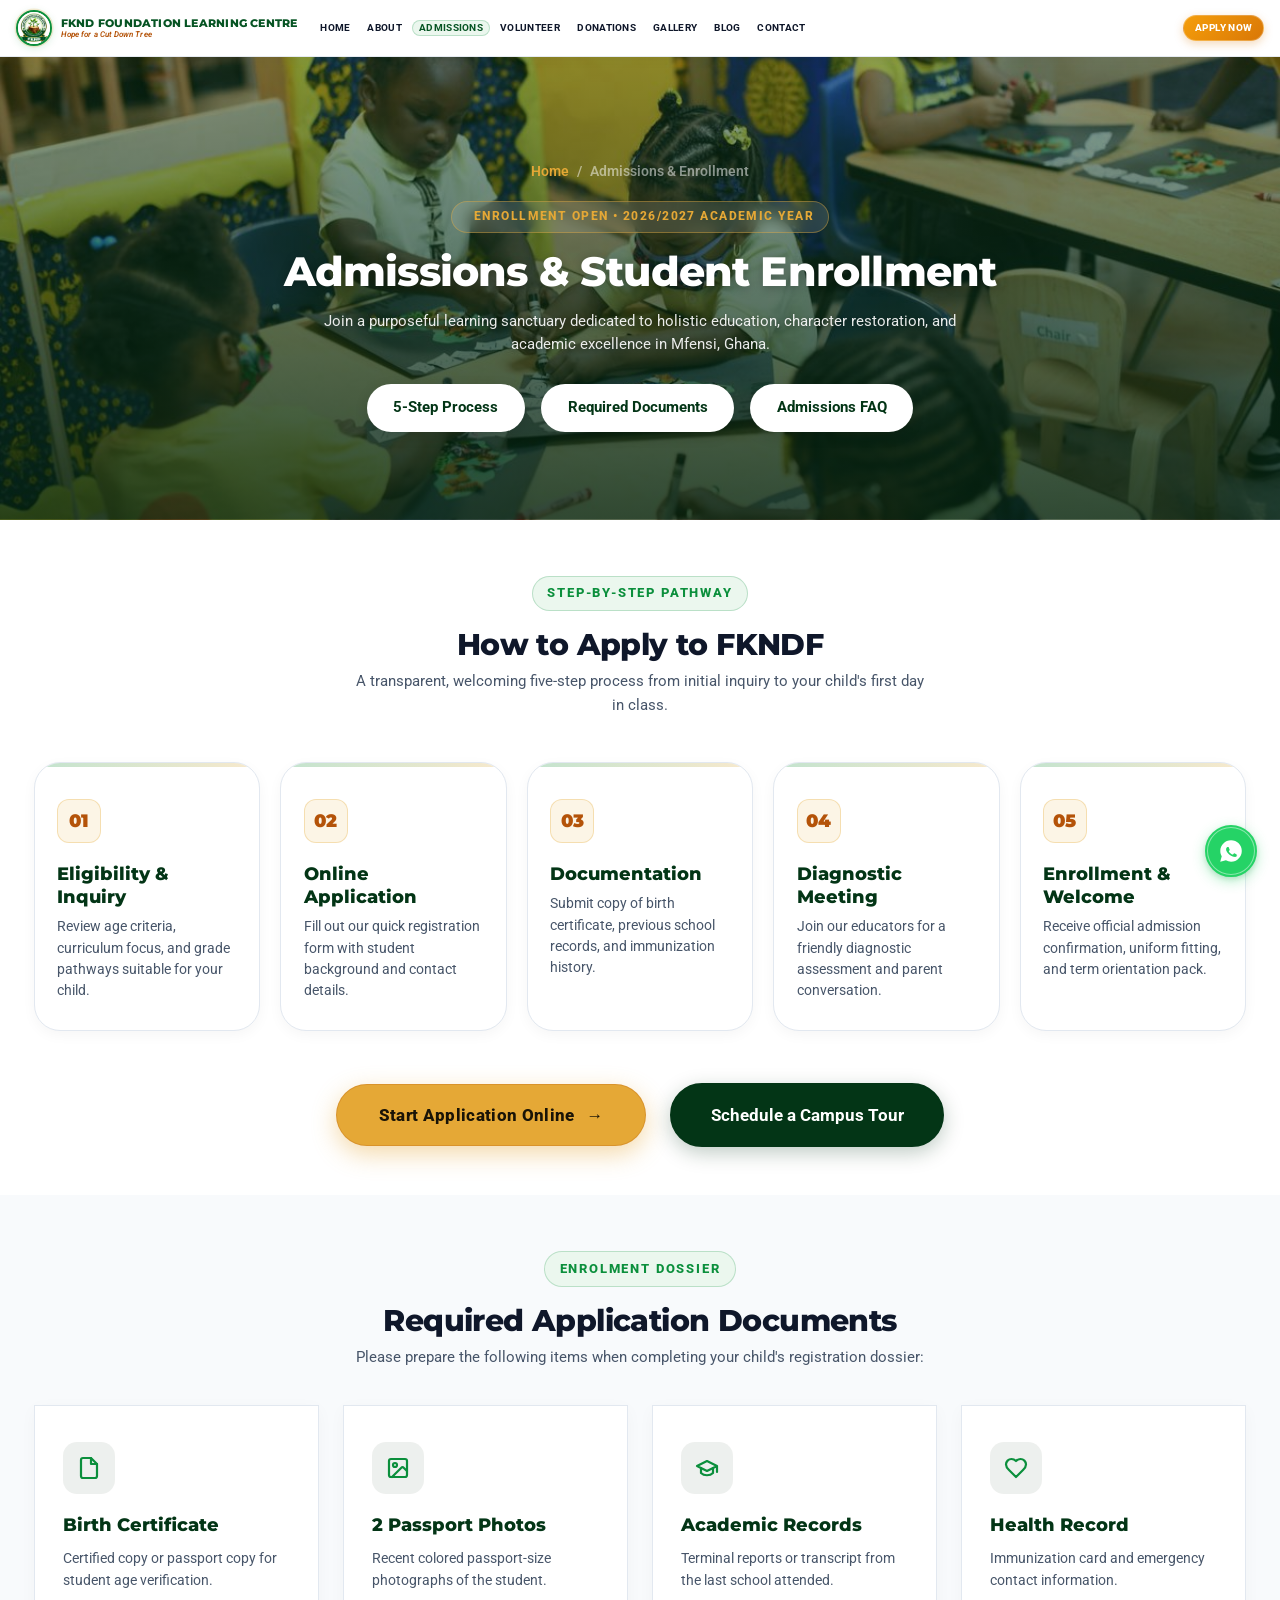
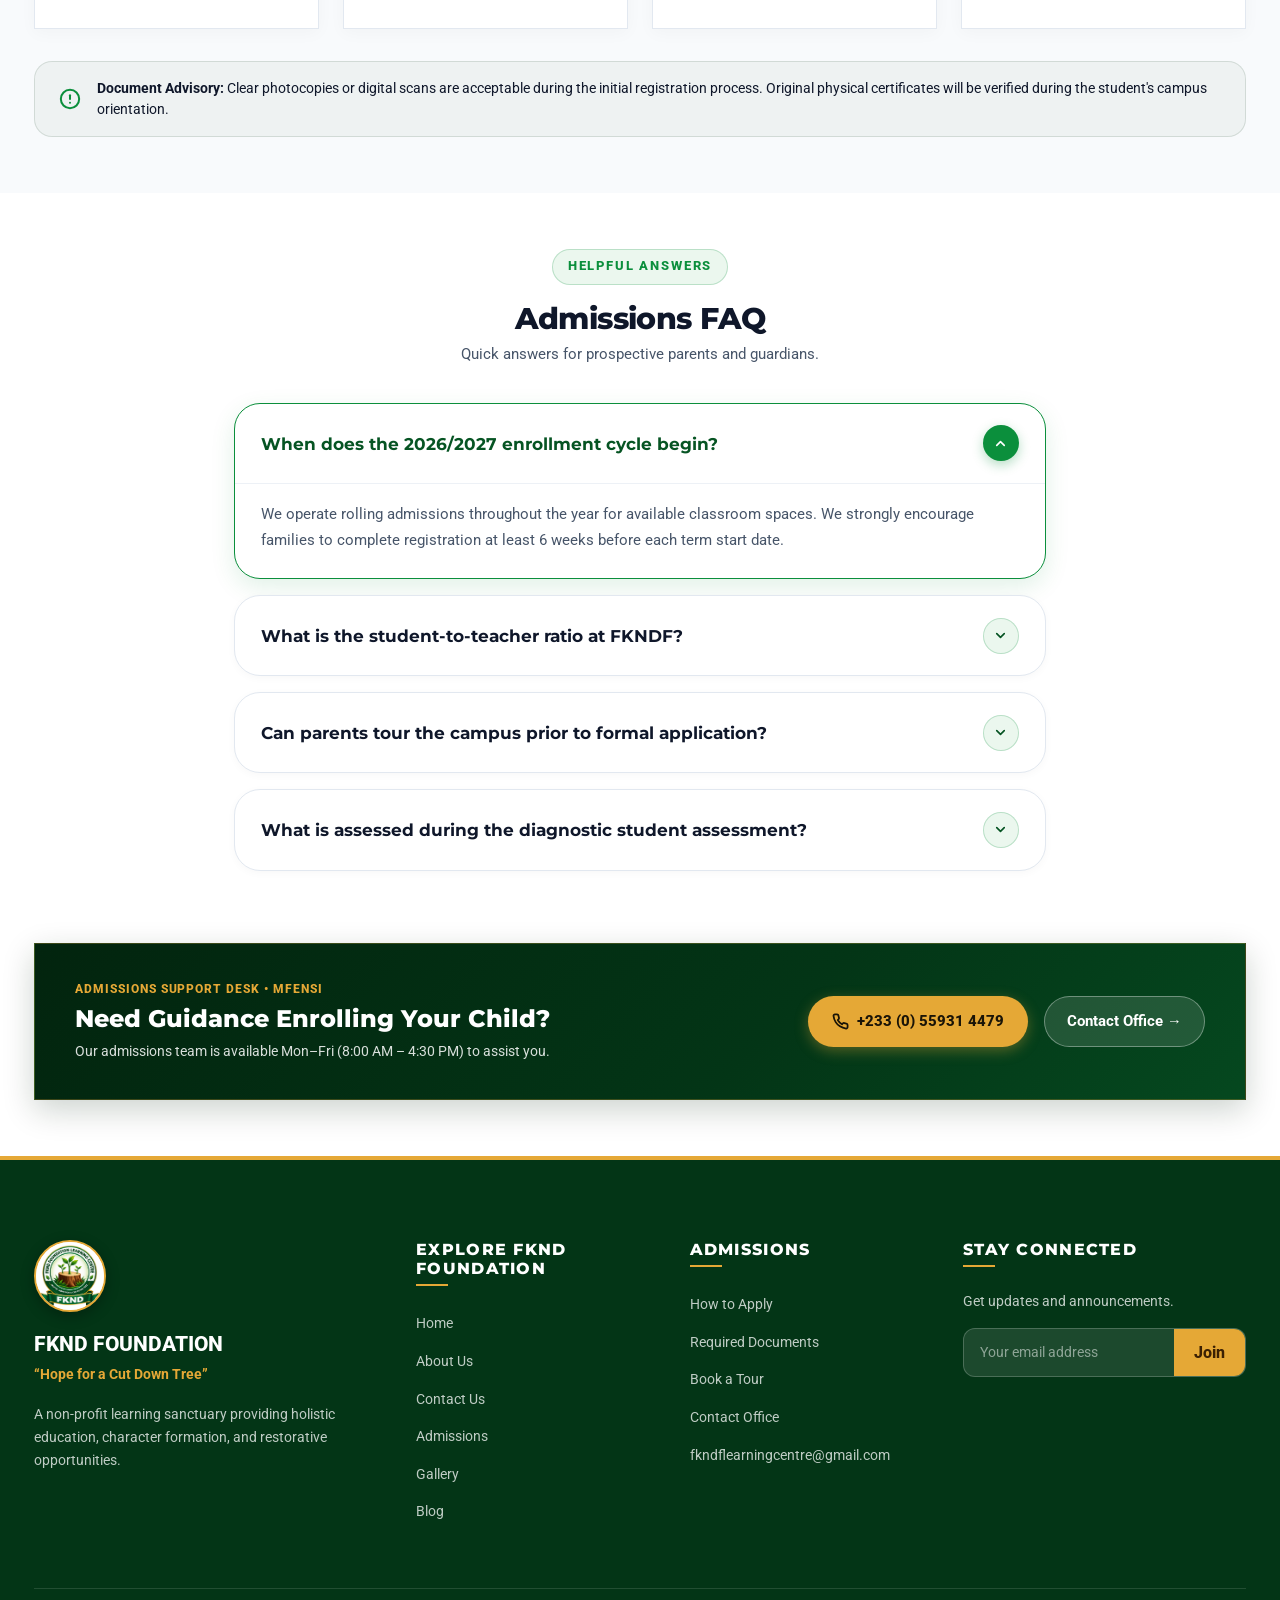
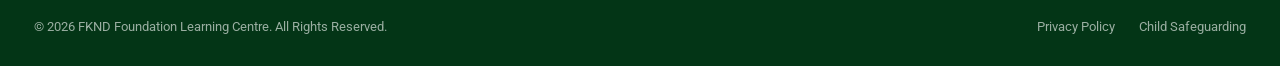
<file: admissions.html>
<!DOCTYPE html>
<html lang="en">
<head>
  <meta charset="UTF-8">
  <meta name="viewport" content="width=device-width, initial-scale=1.0">
  <title>Admissions & Enrollment | FKND Foundation Learning Centre</title>
  <meta name="description" content="Apply to FKND Foundation Learning Centre. 5-step admissions process, tuition plans, and enrollment requirements.">
  <link rel="icon" type="image/jpeg" href="logo.jpeg">
  <link rel="stylesheet" href="css/style.css?v=3.7">
</head>
<body>

  <!-- ==========================================================================
       SITE HEADER & NAVIGATION
       ========================================================================== -->
  <header class="site-header">
    <div class="header-container-spacious">
      <nav class="nav-wing nav-wing-left" aria-label="Primary Left Navigation">
        <a href="index.html" class="nav-anchor">Home</a>
        <a href="about.html" class="nav-anchor">About</a>
        <a href="admissions.html" class="nav-anchor active">Admissions</a>
        <a href="volunteer.html" class="nav-anchor">Volunteer</a>
      </nav>

      <a href="index.html" class="nav-center-brand" aria-label="FKND Foundation Learning Centre Homepage">
        <div class="brand-crest-frame">
          <img src="logo.jpeg" alt="FKND Foundation Crest">
        </div>
        <div class="nav-brand-text">
          <span class="nav-brand-title">FKND FOUNDATION LEARNING CENTRE</span>
          <span class="nav-brand-motto">Hope for a Cut Down Tree</span>
        </div>
      </a>

      <nav class="nav-wing nav-wing-right" aria-label="Primary Right Navigation">
        <a href="donation.html" class="nav-anchor">Donations</a>
        <a href="gallery.html" class="nav-anchor">Gallery</a>
        <a href="blog.html" class="nav-anchor">Blog</a>
        <a href="contact.html" class="nav-anchor">Contact</a>
        <button class="btn btn-apply btn-sm nav-apply-btn" data-open-modal="applyModal">
          APPLY NOW
        </button>
      </nav>

      <!-- Mobile Hamburger Toggle -->
      <button class="mobile-toggle-btn" id="mobileNavToggle" aria-label="Toggle navigation menu" aria-expanded="false" aria-controls="siteDropdownMenu">
        <span class="menu-label-text">
          <span class="label-open">Menu</span>
          <span class="label-close">Close</span>
        </span>
      </button>
    </div>

    <!-- Backdrop Overlay -->
    <div class="site-dropdown-backdrop" id="siteDropdownBackdrop" aria-hidden="true"></div>

    <!-- Navigation Dropdown Menu -->
    <div class="site-dropdown-menu" id="siteDropdownMenu" role="dialog" aria-modal="true" aria-label="Navigation Menu" aria-hidden="true">
      <div class="dropdown-status-banner">
        <span class="status-pulse-dot"></span>
        <span class="status-text">Admissions Open &bull; 2026/2027</span>
        <a href="admissions.html" class="status-link">Apply Now &rarr;</a>
      </div>

      <div class="dropdown-menu-header">
        <div class="dropdown-brand-mini">
          <img src="logo.jpeg" alt="FKNDF Crest">
          <div>
            <strong>FKND FOUNDATION LEARNING CENTRE</strong>
            <span>“Hope for a Cut Down Tree”</span>
          </div>
        </div>
      </div>

      <nav class="dropdown-links-grid" aria-label="Site Links">
        <a href="index.html" class="dropdown-link-card" style="--delay: 1">
          <span class="dropdown-link-icon">
            <svg width="18" height="18" viewBox="0 0 24 24" fill="none" stroke="currentColor" stroke-width="2.2" stroke-linecap="round" stroke-linejoin="round"><path d="m3 9 9-7 9 7v11a2 2 0 0 1-2 2H5a2 2 0 0 1-2-2z"/><polyline points="9 22 9 12 15 12 15 22"/></svg>
          </span>
          <div class="dropdown-link-text">
            <span class="dropdown-link-title">Home</span>
          </div>
          <span class="dropdown-link-arrow">&rarr;</span>
        </a>

        <a href="about.html" class="dropdown-link-card" style="--delay: 2">
          <span class="dropdown-link-icon">
            <svg width="18" height="18" viewBox="0 0 24 24" fill="none" stroke="currentColor" stroke-width="2.2" stroke-linecap="round" stroke-linejoin="round"><circle cx="12" cy="12" r="10"/><path d="M12 16v-4"/><path d="M12 8h.01"/></svg>
          </span>
          <div class="dropdown-link-text">
            <span class="dropdown-link-title">About</span>
          </div>
          <span class="dropdown-link-arrow">&rarr;</span>
        </a>

        <a href="volunteer.html" class="dropdown-link-card" style="--delay: 3">
          <span class="dropdown-link-icon">
            <svg width="18" height="18" viewBox="0 0 24 24" fill="none" stroke="currentColor" stroke-width="2.2" stroke-linecap="round" stroke-linejoin="round"><path d="M16 21v-2a4 4 0 0 0-4-4H6a4 4 0 0 0-4 4v2"/><circle cx="9" cy="7" r="4"/><path d="M22 21v-2a4 4 0 0 0-3-3.87"/><path d="M16 3.13a4 4 0 0 1 0 7.75"/></svg>
          </span>
          <div class="dropdown-link-text">
            <span class="dropdown-link-title">Volunteer</span>
          </div>
          <span class="dropdown-link-arrow">&rarr;</span>
        </a>

        <a href="donation.html" class="dropdown-link-card" style="--delay: 4">
          <span class="dropdown-link-icon">
            <svg width="18" height="18" viewBox="0 0 24 24" fill="none" stroke="currentColor" stroke-width="2.2" stroke-linecap="round" stroke-linejoin="round"><path d="M19 14c1.49-1.46 3-3.21 3-5.5A5.5 5.5 0 0 0 16.5 3c-1.76 0-3 .5-4.5 2-1.5-1.5-2.74-2-4.5-2A5.5 5.5 0 0 0 2 8.5c0 2.3 1.5 4.05 3 5.5l7 7Z"/></svg>
          </span>
          <div class="dropdown-link-text">
            <span class="dropdown-link-title">Donations &amp; Giving</span>
          </div>
          <span class="dropdown-link-arrow">&rarr;</span>
        </a>

        <a href="admissions.html" class="dropdown-link-card active" style="--delay: 5">
          <span class="dropdown-link-icon">
            <svg width="18" height="18" viewBox="0 0 24 24" fill="none" stroke="currentColor" stroke-width="2.2" stroke-linecap="round" stroke-linejoin="round"><path d="M22 10v6M2 10l10-5 10 5-10 5z"/><path d="M6 12v5c3 3 9 3 12 0v-5"/></svg>
          </span>
          <div class="dropdown-link-text">
            <span class="dropdown-link-title">Admissions</span>
          </div>
          <span class="dropdown-link-arrow">&rarr;</span>
        </a>

        <a href="gallery.html" class="dropdown-link-card" style="--delay: 6">
          <span class="dropdown-link-icon">
            <svg width="18" height="18" viewBox="0 0 24 24" fill="none" stroke="currentColor" stroke-width="2.2" stroke-linecap="round" stroke-linejoin="round"><rect width="18" height="18" x="3" y="3" rx="2" ry="2"/><circle cx="9" cy="9" r="2"/><path d="m21 15-3.086-3.086a2 2 0 0 0-2.828 0L6 21"/></svg>
          </span>
          <div class="dropdown-link-text">
            <span class="dropdown-link-title">Gallery</span>
          </div>
          <span class="dropdown-link-arrow">&rarr;</span>
        </a>

        <a href="blog.html" class="dropdown-link-card" style="--delay: 7">
          <span class="dropdown-link-icon">
            <svg width="18" height="18" viewBox="0 0 24 24" fill="none" stroke="currentColor" stroke-width="2.2" stroke-linecap="round" stroke-linejoin="round"><path d="M4 22h16a2 2 0 0 0 2-2V4a2 2 0 0 0-2-2H8a2 2 0 0 0-2 2v16a2 2 0 0 1-2 2Zm0 0a2 2 0 0 1-2-2v-9c0-1.1.9-2 2-2h2"/><path d="M18 14h-8"/><path d="M15 18h-5"/><path d="M10 6h8v4h-8V6Z"/></svg>
          </span>
          <div class="dropdown-link-text">
            <span class="dropdown-link-title">Blog</span>
          </div>
          <span class="dropdown-link-arrow">&rarr;</span>
        </a>

        <a href="contact.html" class="dropdown-link-card" style="--delay: 8">
          <span class="dropdown-link-icon">
            <svg width="18" height="18" viewBox="0 0 24 24" fill="none" stroke="currentColor" stroke-width="2.2" stroke-linecap="round" stroke-linejoin="round"><path d="M20 10c0 6-8 12-8 12s-8-6-8-12a8 8 0 0 1 16 0Z"/><circle cx="12" cy="10" r="3"/></svg>
          </span>
          <div class="dropdown-link-text">
            <span class="dropdown-link-title">Contact</span>
          </div>
          <span class="dropdown-link-arrow">&rarr;</span>
        </a>
      </nav>

      <div class="dropdown-cta-bar" style="display: flex; gap: 0.75rem;">
        <a href="donation.html" class="btn btn-donate btn-sm" style="flex: 1;">DONATE NOW</a>
        <button class="btn btn-apply btn-sm dropdown-cta-btn" data-open-modal="applyModal" style="flex: 1;">APPLY NOW</button>
      </div>
    </div>
  </header>

  <main>
    <!-- ==========================================================================
         PAGE HERO BANNER
         ========================================================================== -->
    <section class="page-hero-banner page-hero-admissions" style="background-image: linear-gradient(180deg, rgba(3, 53, 22, 0.45) 0%, rgba(3, 35, 15, 0.82) 100%), url('one.jpg'); background-size: cover; background-position: center;">
      <div class="container">
        <div class="breadcrumb-nav">
          <a href="index.html">Home</a> <span>/</span> <span>Admissions & Enrollment</span>
        </div>
        <div class="page-hero-tag"><span class="status-pulse-dot" style="background: var(--fknd-accent); box-shadow: 0 0 0 0 rgba(229,168,54,0.7);"></span> ENROLLMENT OPEN &bull; 2026/2027 ACADEMIC YEAR</div>
        <h1 class="section-title">Admissions & Student Enrollment</h1>
        <p class="section-subtitle">
          Join a purposeful learning sanctuary dedicated to holistic education, character restoration, and academic excellence in Mfensi, Ghana.
        </p>

        <!-- Quick Access Action Buttons (Strictly 3 pills) -->
        <div class="contact-hero-pills">
          <a href="#pipeline" class="contact-pill-btn">
            5-Step Process
          </a>
          <a href="#requirements" class="contact-pill-btn">
            Required Documents
          </a>
          <a href="#faq" class="contact-pill-btn">
            Admissions FAQ
          </a>
        </div>
      </div>
    </section>

    <!-- ==========================================================================
         5-STEP APPLICATION PROCESS
         ========================================================================== -->
    <section class="section-wrapper white-bg" id="pipeline" style="padding: 3.5rem 0 3rem 0;">
      <div class="container">
        <div class="section-header-block text-center center-block" style="margin-bottom: 2rem;">
          <span class="section-label">Step-by-Step Pathway</span>
          <h2 class="section-title" style="font-size: 1.85rem; margin-bottom: 0.4rem;">How to Apply to FKNDF</h2>
          <p style="color: var(--text-muted); font-size: 0.95rem; max-width: 580px; margin: 0 auto;">A transparent, welcoming five-step process from initial inquiry to your child's first day in class.</p>
        </div>

        <div class="admissions-pipeline-track">
          <div class="pipeline-step-node">
            <div class="pipeline-step-num">01</div>
            <h3 class="pipeline-step-title">Eligibility & Inquiry</h3>
            <p class="pipeline-step-desc">Review age criteria, curriculum focus, and grade pathways suitable for your child.</p>
          </div>

          <div class="pipeline-step-node">
            <div class="pipeline-step-num">02</div>
            <h3 class="pipeline-step-title">Online Application</h3>
            <p class="pipeline-step-desc">Fill out our quick registration form with student background and contact details.</p>
          </div>

          <div class="pipeline-step-node">
            <div class="pipeline-step-num">03</div>
            <h3 class="pipeline-step-title">Documentation</h3>
            <p class="pipeline-step-desc">Submit copy of birth certificate, previous school records, and immunization history.</p>
          </div>

          <div class="pipeline-step-node">
            <div class="pipeline-step-num">04</div>
            <h3 class="pipeline-step-title">Diagnostic Meeting</h3>
            <p class="pipeline-step-desc">Join our educators for a friendly diagnostic assessment and parent conversation.</p>
          </div>

          <div class="pipeline-step-node">
            <div class="pipeline-step-num">05</div>
            <h3 class="pipeline-step-title">Enrollment & Welcome</h3>
            <p class="pipeline-step-desc">Receive official admission confirmation, uniform fitting, and term orientation pack.</p>
          </div>
        </div>

        <div class="admissions-cta-row">
          <button class="admissions-btn-primary" data-open-modal="applyModal">
            <span>Start Application Online</span>
            <span class="btn-arrow">&rarr;</span>
          </button>
          <button class="admissions-btn-secondary" data-open-modal="tourModal">
            <span>Schedule a Campus Tour</span>
          </button>
        </div>
      </div>
    </section>

    <!-- ==========================================================================
         REQUIRED APPLICATION DOCUMENTS
         ========================================================================== -->
    <section class="section-wrapper" id="requirements" style="background: var(--fknd-surface); padding: 3.5rem 0;">
      <div class="container">
        <div class="section-header-block text-center center-block" style="margin-bottom: 2.25rem;">
          <span class="section-label">Enrolment Dossier</span>
          <h2 class="section-title" style="font-size: 1.85rem; margin-bottom: 0.4rem;">Required Application Documents</h2>
          <p style="color: var(--text-muted); font-size: 0.95rem; max-width: 600px; margin: 0 auto;">Please prepare the following items when completing your child's registration dossier:</p>
        </div>

        <!-- Document Checklist Cards -->
        <div class="checklist-items-grid">
          <div class="checklist-item-card">
            <div class="checklist-icon-circle">
              <svg width="24" height="24" viewBox="0 0 24 24" fill="none" stroke="currentColor" stroke-width="2.2" stroke-linecap="round" stroke-linejoin="round"><path d="M14 2H6a2 2 0 0 0-2 2v16a2 2 0 0 0 2 2h12a2 2 0 0 0 2-2V8z"/><polyline points="14 2 14 8 20 8"/></svg>
            </div>
            <h4 class="checklist-item-title">Birth Certificate</h4>
            <p class="checklist-item-sub">Certified copy or passport copy for student age verification.</p>
          </div>

          <div class="checklist-item-card">
            <div class="checklist-icon-circle">
              <svg width="24" height="24" viewBox="0 0 24 24" fill="none" stroke="currentColor" stroke-width="2.2" stroke-linecap="round" stroke-linejoin="round"><rect width="18" height="18" x="3" y="3" rx="2"/><circle cx="9" cy="9" r="2"/><path d="m21 15-3.086-3.086a2 2 0 0 0-2.828 0L6 21"/></svg>
            </div>
            <h4 class="checklist-item-title">2 Passport Photos</h4>
            <p class="checklist-item-sub">Recent colored passport-size photographs of the student.</p>
          </div>

          <div class="checklist-item-card">
            <div class="checklist-icon-circle">
              <svg width="24" height="24" viewBox="0 0 24 24" fill="none" stroke="currentColor" stroke-width="2.2" stroke-linecap="round" stroke-linejoin="round"><path d="M22 10v6M2 10l10-5 10 5-10 5z"/><path d="M6 12v5c3 3 9 3 12 0v-5"/></svg>
            </div>
            <h4 class="checklist-item-title">Academic Records</h4>
            <p class="checklist-item-sub">Terminal reports or transcript from the last school attended.</p>
          </div>

          <div class="checklist-item-card">
            <div class="checklist-icon-circle">
              <svg width="24" height="24" viewBox="0 0 24 24" fill="none" stroke="currentColor" stroke-width="2.2" stroke-linecap="round" stroke-linejoin="round"><path d="M19 14c1.49-1.46 3-3.21 3-5.5A5.5 5.5 0 0 0 16.5 3c-1.76 0-3 .5-4.5 2-1.5-1.5-2.74-2-4.5-2A5.5 5.5 0 0 0 2 8.5c0 2.3 1.5 4.05 3 5.5l7 7Z"/></svg>
            </div>
            <h4 class="checklist-item-title">Health Record</h4>
            <p class="checklist-item-sub">Immunization card and emergency contact information.</p>
          </div>
        </div>

        <div class="admissions-document-note">
          <svg width="22" height="22" viewBox="0 0 24 24" fill="none" stroke="currentColor" stroke-width="2.2" stroke-linecap="round" stroke-linejoin="round"><circle cx="12" cy="12" r="10"/><line x1="12" x2="12" y1="8" y2="12"/><line x1="12" x2="12.01" y1="16" y2="16"/></svg>
          <div>
            <strong>Document Advisory:</strong> Clear photocopies or digital scans are acceptable during the initial registration process. Original physical certificates will be verified during the student's campus orientation.
          </div>
        </div>
      </div>
    </section>

    <!-- ==========================================================================
         ADMISSIONS FAQS
         ========================================================================== -->
    <section class="section-wrapper white-bg" id="faq" style="padding: 3.5rem 0;">
      <div class="container-narrow">
        <div class="section-header-block text-center center-block" style="margin-bottom: 2.25rem;">
          <span class="section-label">Helpful Answers</span>
          <h2 class="section-title" style="font-size: 1.85rem; margin-bottom: 0.4rem;">Admissions FAQ</h2>
          <p style="color: var(--text-muted); font-size: 0.95rem;">Quick answers for prospective parents and guardians.</p>
        </div>

        <div class="faq-accordion-group">
          <!-- FAQ 1 -->
          <div class="faq-accordion-item active">
            <button class="faq-accordion-trigger" aria-expanded="true">
              <span>When does the 2026/2027 enrollment cycle begin?</span>
              <span class="faq-toggle-arrow">
                <svg width="15" height="15" viewBox="0 0 24 24" fill="none" stroke="currentColor" stroke-width="2.6" stroke-linecap="round" stroke-linejoin="round"><path d="m6 9 6 6 6-6"/></svg>
              </span>
            </button>
            <div class="faq-accordion-content">
              We operate rolling admissions throughout the year for available classroom spaces. We strongly encourage families to complete registration at least 6 weeks before each term start date.
            </div>
          </div>

          <!-- FAQ 2 -->
          <div class="faq-accordion-item">
            <button class="faq-accordion-trigger" aria-expanded="false">
              <span>What is the student-to-teacher ratio at FKNDF?</span>
              <span class="faq-toggle-arrow">
                <svg width="15" height="15" viewBox="0 0 24 24" fill="none" stroke="currentColor" stroke-width="2.6" stroke-linecap="round" stroke-linejoin="round"><path d="m6 9 6 6 6-6"/></svg>
              </span>
            </button>
            <div class="faq-accordion-content">
              To guarantee individual attention and moral mentorship, our class sizes are strictly capped at 1:12 in Early Childhood and a maximum of 1:18 in Primary and Secondary classrooms.
            </div>
          </div>

          <!-- FAQ 3 -->
          <div class="faq-accordion-item">
            <button class="faq-accordion-trigger" aria-expanded="false">
              <span>Can parents tour the campus prior to formal application?</span>
              <span class="faq-toggle-arrow">
                <svg width="15" height="15" viewBox="0 0 24 24" fill="none" stroke="currentColor" stroke-width="2.6" stroke-linecap="round" stroke-linejoin="round"><path d="m6 9 6 6 6-6"/></svg>
              </span>
            </button>
            <div class="faq-accordion-content">
              Yes, we warmly encourage campus visits! Guided tours run Monday through Friday during administrative hours. You can reserve your visit date online using our "Book a Tour" tool or by calling our office.
            </div>
          </div>

          <!-- FAQ 4 -->
          <div class="faq-accordion-item">
            <button class="faq-accordion-trigger" aria-expanded="false">
              <span>What is assessed during the diagnostic student assessment?</span>
              <span class="faq-toggle-arrow">
                <svg width="15" height="15" viewBox="0 0 24 24" fill="none" stroke="currentColor" stroke-width="2.6" stroke-linecap="round" stroke-linejoin="round"><path d="m6 9 6 6 6-6"/></svg>
              </span>
            </button>
            <div class="faq-accordion-content">
              Our assessment is a relaxed, supportive diagnostic evaluation designed to understand each learner's reading comprehension, foundational numeracy, and personal interests so our teachers can customize their learning path.
            </div>
          </div>
        </div>
      </div>
    </section>

    <!-- ==========================================================================
         ADMISSIONS SUPPORT DESK
         ========================================================================== -->
    <section class="section-wrapper" style="padding: 1rem 0 3.5rem 0;">
      <div class="container">
        <div class="support-desk-compact">
          <div>
            <span class="support-desk-compact-badge">Admissions Support Desk &bull; Mfensi</span>
            <h3 class="support-desk-compact-title">Need Guidance Enrolling Your Child?</h3>
            <p class="support-desk-compact-sub">Our admissions team is available Mon–Fri (8:00 AM – 4:30 PM) to assist you.</p>
          </div>

          <div class="support-desk-compact-actions">
            <a href="tel:+233559314479" class="support-compact-phone-btn">
              <svg width="17" height="17" viewBox="0 0 24 24" fill="none" stroke="currentColor" stroke-width="2.5" stroke-linecap="round" stroke-linejoin="round"><path d="M22 16.92v3a2 2 0 0 1-2.18 2 19.79 19.79 0 0 1-8.63-3.07 19.5 19.5 0 0 1-6-6 19.79 19.79 0 0 1-3.07-8.67A2 2 0 0 1 4.11 2h3a2 2 0 0 1 2 1.72 12.84 12.84 0 0 0 .7 2.81 2 2 0 0 1-.45 2.11L8.09 9.91a16 16 0 0 0 6 6l1.27-1.27a2 2 0 0 1 2.11-.45 12.84 12.84 0 0 0 2.81.7A2 2 0 0 1 22 16.92z"/></svg>
              <span>+233 (0) 55931 4479</span>
            </a>
            <a href="contact.html" class="support-compact-contact-btn">
              <span>Contact Office &rarr;</span>
            </a>
          </div>
        </div>
      </div>
    </section>
  </main>

  <!-- ==========================================================================
       SITE FOOTER
       ========================================================================== -->
  <footer class="site-footer">
    <div class="container">
      <div class="footer-main-columns">
        <div>
          <div class="footer-crest-frame">
            <img src="logo.jpeg" alt="FKNDF Crest">
          </div>
          <div class="footer-centre-name">FKND FOUNDATION</div>
          <span class="footer-centre-motto">“Hope for a Cut Down Tree”</span>
          <p class="footer-mission-blurb">
            A non-profit learning sanctuary providing holistic education, character formation, and restorative opportunities.
          </p>
        </div>

        <div>
          <h4 class="footer-column-title">Explore FKND Foundation</h4>
          <ul class="footer-links-vertical">
            <li><a href="index.html" class="footer-link-item">Home</a></li>
            <li><a href="about.html" class="footer-link-item">About Us</a></li>
            <li><a href="contact.html" class="footer-link-item">Contact Us</a></li>
            <li><a href="admissions.html" class="footer-link-item">Admissions</a></li>
            <li><a href="gallery.html" class="footer-link-item">Gallery</a></li>
            <li><a href="blog.html" class="footer-link-item">Blog</a></li>
          </ul>
        </div>

        <div>
          <h4 class="footer-column-title">Admissions</h4>
          <ul class="footer-links-vertical">
            <li><a href="admissions.html" class="footer-link-item">How to Apply</a></li>
            <li><a href="#requirements" class="footer-link-item">Required Documents</a></li>
            <li><a href="#" class="footer-link-item" data-open-modal="tourModal">Book a Tour</a></li>
            <li><a href="contact.html" class="footer-link-item">Contact Office</a></li>
            <li><a href="mailto:fkndflearningcentre@gmail.com" class="footer-link-item" style="word-break: break-all;">fkndflearningcentre@gmail.com</a></li>
          </ul>
        </div>

        <div>
          <h4 class="footer-column-title">Stay Connected</h4>
          <div class="footer-newsletter-wrap">
            <p>Get updates and announcements.</p>
            <form class="footer-email-box" action="https://formsubmit.co/fkndflearningcentre@gmail.com" method="POST">
              <input type="email" placeholder="Your email address" required>
              <button type="submit">Join</button>
            </form>
          </div>
        </div>
      </div>

      <div class="footer-legal-bar">
        <div>&copy; 2026 FKND Foundation Learning Centre. All Rights Reserved.</div>
        <div class="footer-legal-links">
          <a href="#">Privacy Policy</a>
          <a href="#">Child Safeguarding</a>
        </div>
      </div>
    </div>
  </footer>

  <!-- ==========================================================================
       MODALS: APPLICATION WIZARD & CAMPUS TOUR
       ========================================================================== -->
  <!-- 1. Admissions Wizard Modal -->
  <div class="modal-overlay" id="applyModal" role="dialog" aria-modal="true" aria-labelledby="applyModalTitle">
    <div class="modal-card-box">
      <div class="modal-top-bar">
        <h3 id="applyModalTitle">Student Application</h3>
        <button class="modal-close-trigger" aria-label="Close modal">&times;</button>
      </div>
      <div class="modal-scroll-body">
        <div class="wizard-progress-bar">
          <div class="wizard-step-indicator active"><div class="wizard-step-circle">1</div><span class="wizard-step-label">Student</span></div>
          <div class="wizard-step-indicator"><div class="wizard-step-circle">2</div><span class="wizard-step-label">Guardian</span></div>
          <div class="wizard-step-indicator"><div class="wizard-step-circle">3</div><span class="wizard-step-label">Academic</span></div>
          <div class="wizard-step-indicator"><div class="wizard-step-circle">4</div><span class="wizard-step-label">Submit</span></div>
        </div>

        <form id="admissionsWizardForm">
          <div class="wizard-step-pane" style="display: block;">
            <div class="form-group"><label>Student Full Name *</label><input type="text" class="form-input" required></div>
            <div class="form-group"><label>Date of Birth *</label><input type="date" class="form-input" required></div>
            <div class="form-group">
              <label>Grade Level *</label>
              <select class="form-select" required>
                <option value="early">Early Childhood</option>
                <option value="primary">Primary School</option>
                <option value="junior">Junior High</option>
                <option value="senior">Senior High</option>
              </select>
            </div>
          </div>

          <div class="wizard-step-pane" style="display: none;">
            <div class="form-group"><label>Guardian Name *</label><input type="text" class="form-input" required></div>
            <div class="form-group"><label>Email *</label><input type="email" class="form-input" required></div>
            <div class="form-group"><label>Phone *</label><input type="tel" class="form-input" required></div>
          </div>

          <div class="wizard-step-pane" style="display: none;">
            <div class="form-group"><label>Previous School</label><input type="text" class="form-input"></div>
            <div class="form-group">
              <label>Preferred Entry Term</label>
              <select class="form-select">
                <option>Term 1 (September)</option>
                <option>Term 2 (January)</option>
                <option>Term 3 (April / May)</option>
              </select>
            </div>
          </div>

          <div class="wizard-step-pane" style="display: none;">
            <div style="background: var(--fknd-surface); border: 1px solid var(--fknd-border); border-radius: var(--radius-md); padding: 1rem; margin-bottom: 1rem; font-size: 0.875rem;">
              Ready to submit. Our admissions team will contact you to schedule an interview.
            </div>
            <label style="font-size: 0.85rem; display: flex; align-items: center; gap: 0.5rem;">
              <input type="checkbox" required checked> Information is accurate
            </label>
          </div>

          <div class="wizard-button-row">
            <button type="button" class="btn btn-white btn-sm" id="wizardPrevBtn" style="visibility: hidden;">&larr; Back</button>
            <button type="button" class="btn btn-primary" id="wizardNextBtn">Next &rarr;</button>
            <button type="submit" class="btn btn-apply" id="wizardSubmitBtn" style="display: none;">Submit &rarr;</button>
          </div>
        </form>

        <div id="wizardSuccessPane" style="display: none; text-align: center; padding: 2rem 1rem;">
          <h3 style="color: var(--fknd-green-dark); margin: 0.5rem 0;">Application Submitted!</h3>
          <p style="color: var(--text-muted); font-size: 0.9rem;">We will contact you within 2 business days.</p>
          <button class="btn btn-primary btn-sm modal-close-trigger" style="margin-top: 1rem;">Done</button>
        </div>
      </div>
    </div>
  </div>

  <!-- 2. Tour Booking Modal -->
  <div class="modal-overlay" id="tourModal" role="dialog" aria-modal="true" aria-labelledby="tourModalTitle">
    <div class="modal-card-box">
      <div class="modal-top-bar">
        <h3 id="tourModalTitle">Schedule a Campus Visit</h3>
        <button class="modal-close-trigger" aria-label="Close modal">&times;</button>
      </div>
      <div class="modal-scroll-body">
        <form id="tourBookingForm">
          <div class="form-group"><label>Parent / Guardian Name *</label><input type="text" class="form-input" required></div>
          <div class="form-group"><label>Email Address *</label><input type="email" class="form-input" required></div>
          <div class="form-group"><label>Phone Number *</label><input type="tel" class="form-input" required></div>
          <div style="display: grid; grid-template-columns: 1fr 1fr; gap: 1rem;">
            <div class="form-group"><label>Preferred Date *</label><input type="date" class="form-input" required></div>
            <div class="form-group">
              <label>Time Slot</label>
              <select class="form-select">
                <option>10:00 AM (Morning)</option>
                <option>02:00 PM (Afternoon)</option>
              </select>
            </div>
          </div>
          <button type="submit" class="btn btn-primary" style="width: 100%; margin-top: 1rem; justify-content: center;">
            Confirm Campus Visit
          </button>
        </form>

        <div id="tourSuccessPane" style="display: none; text-align: center; padding: 2rem 1rem;">
          <h3 style="color: var(--fknd-green-dark); margin: 0.5rem 0;">Visit Scheduled!</h3>
          <p style="color: var(--text-muted); font-size: 0.9rem;">We look forward to meeting you on campus.</p>
          <button class="btn btn-primary btn-sm modal-close-trigger" style="margin-top: 1rem;">Done</button>
        </div>
      </div>
    </div>
  </div>

  <!-- Floating WhatsApp CTA Button (Small Round Circular Icon) -->
  <a href="https://wa.me/233559314479?text=Hello%20FKND%20Foundation,%20I%20have%20an%20admissions%20inquiry." class="whatsapp-floating-btn" target="_blank" rel="noopener noreferrer" aria-label="Chat with FKND Foundation on WhatsApp">
    <span class="whatsapp-floating-pulse"></span>
    <svg viewBox="0 0 24 24"><path d="M12.04 2c-5.46 0-9.91 4.45-9.91 9.91 0 1.75.46 3.45 1.32 4.95L2.05 22l5.25-1.38c1.45.79 3.08 1.21 4.74 1.21 5.46 0 9.91-4.45 9.91-9.91 0-2.65-1.03-5.14-2.9-7.01A9.816 9.816 0 0 0 12.04 2zm5.78 14.15c-.24.67-1.39 1.28-1.92 1.36-.51.08-1.16.11-3.37-.8-2.4-1-3.95-3.44-4.07-3.6-.12-.16-.98-1.3-0.98-2.48 0-1.18.62-1.76.84-2 .22-.24.48-.3.64-.3.16 0 .32 0 .46.01.15.01.35-.06.55.42.21.49.71 1.73.77 1.86.06.13.1.28.02.44-.08.16-.12.26-.24.4-.12.14-.25.31-.36.42-.12.12-.25.25-.11.49.14.24.63 1.04 1.35 1.68.93.83 1.71 1.09 1.95 1.21.24.12.38.1.52-.06.14-.16.6-.7.76-.94.16-.24.32-.2.54-.12.22.08 1.4.66 1.64.78.24.12.4.18.46.28.06.1.06.58-.18 1.25z"/></svg>
  </a>

  <!-- Scripts -->
  <script src="js/main.js"></script>
</body>
</html>
</file>
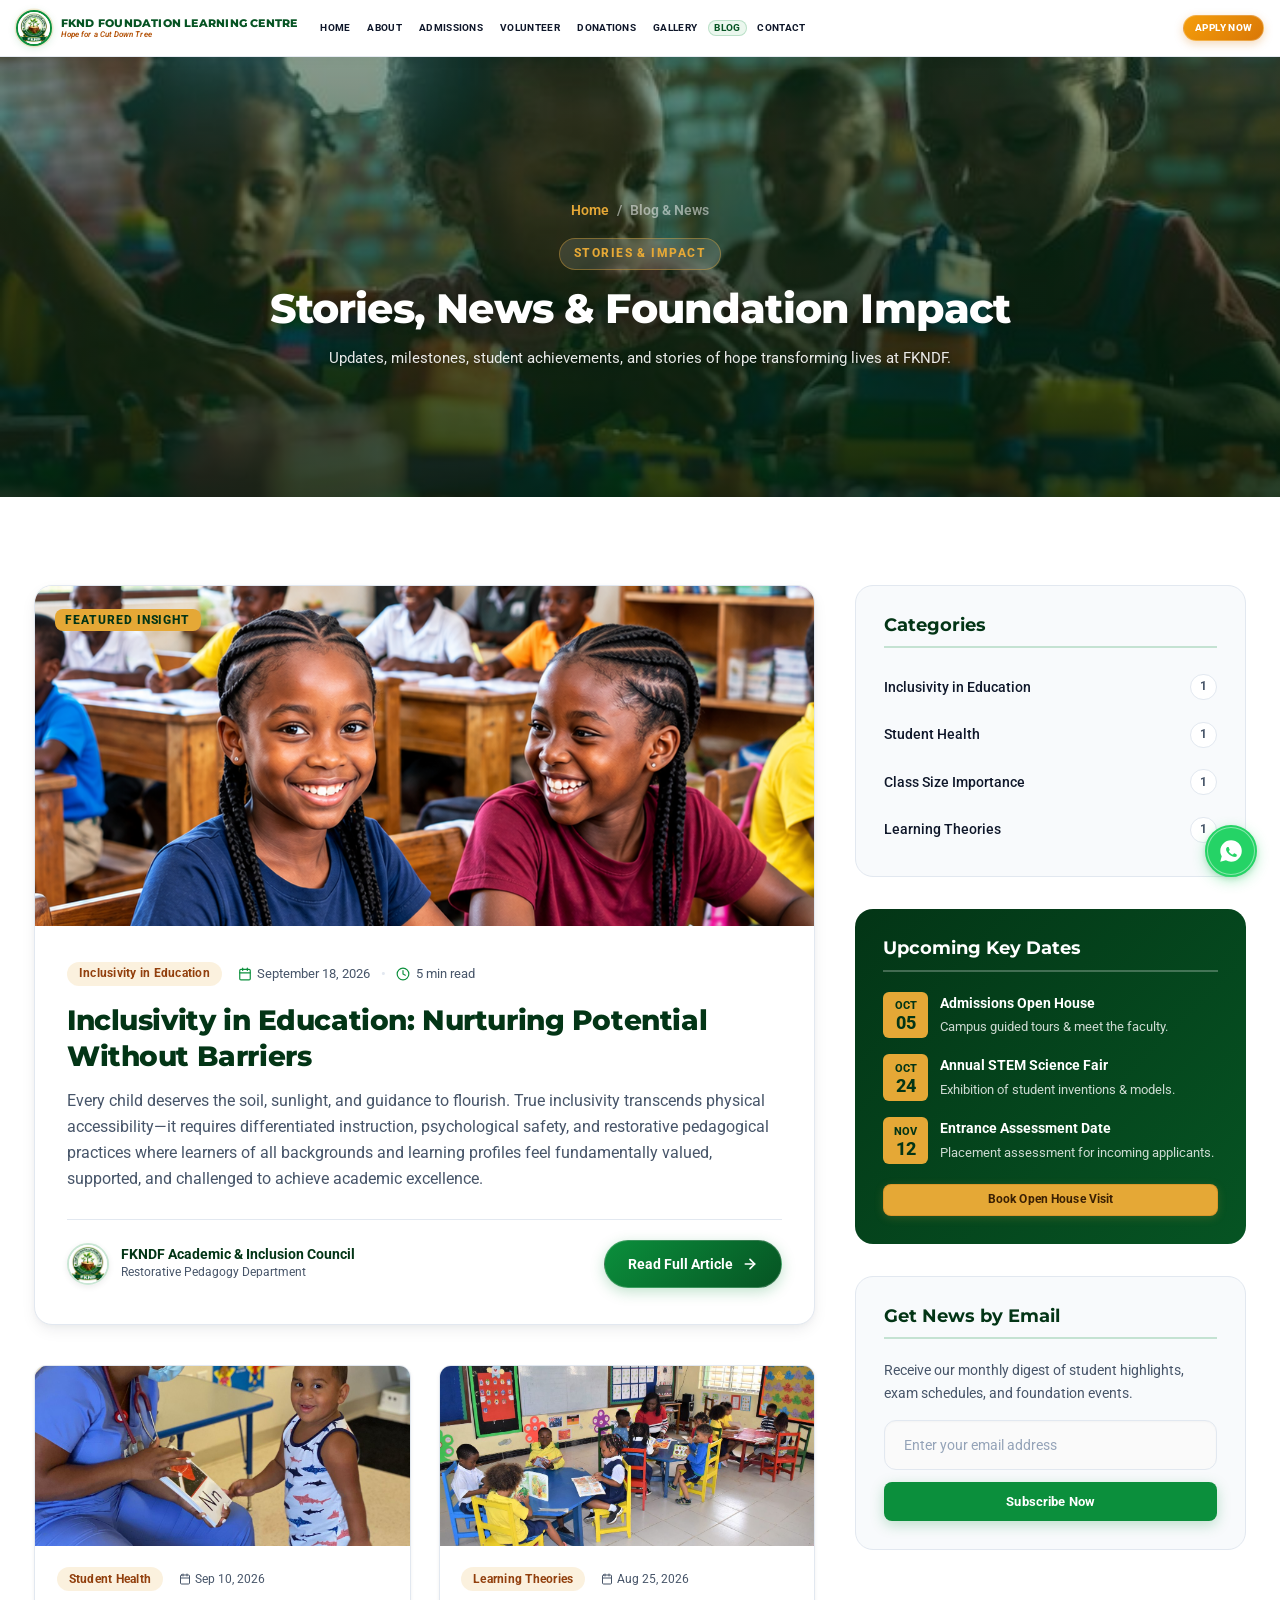
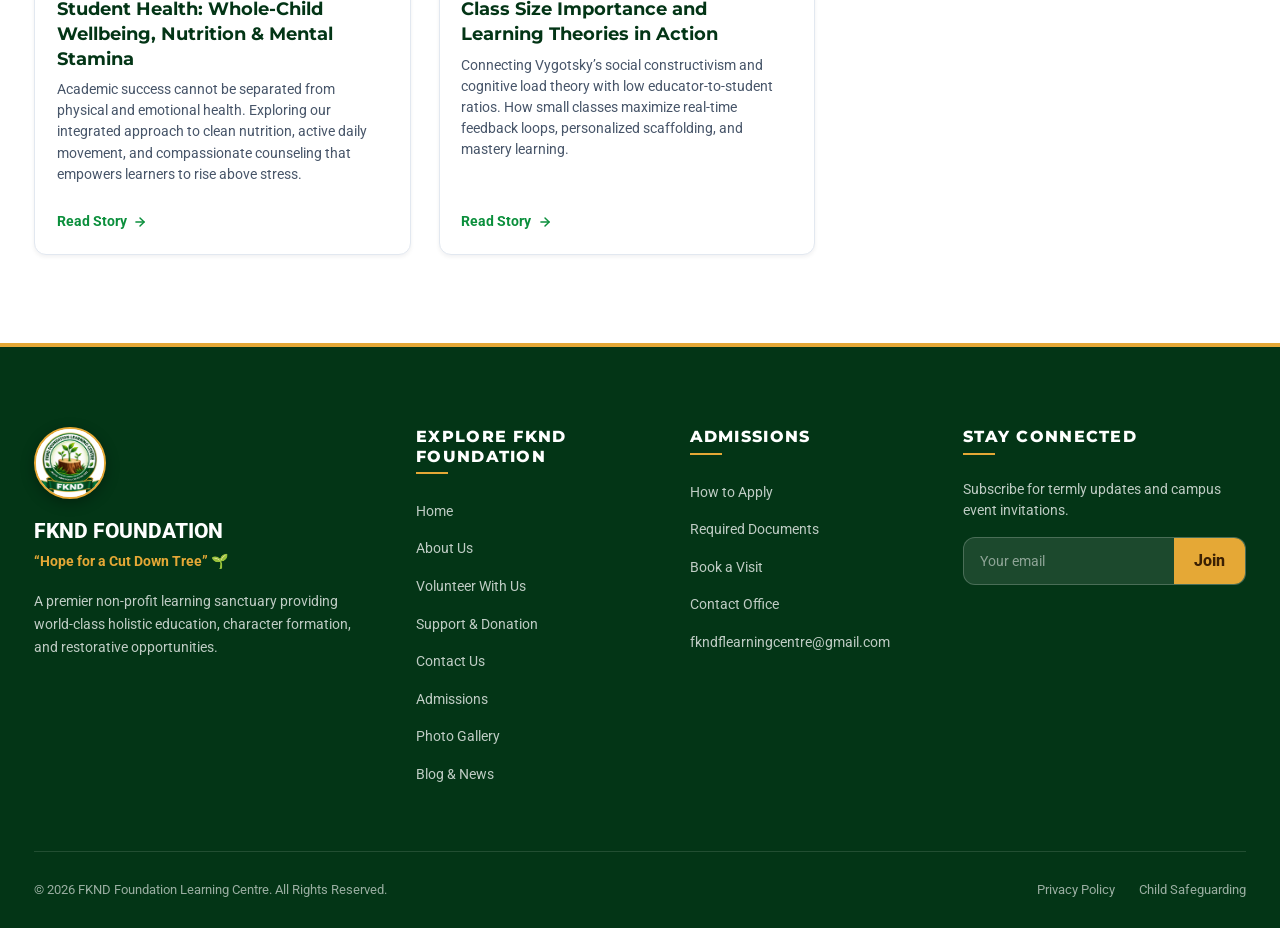
<file: blog.html>
<!DOCTYPE html>
<html lang="en">
<head>
  <meta charset="UTF-8">
  <meta name="viewport" content="width=device-width, initial-scale=1.0">
  <title>Blog, News & Announcements | FKND Foundation Learning Centre</title>
  <meta name="description" content="Stay updated with the latest news, student achievements, foundation impact stories, and academic announcements at FKND Foundation Learning Centre.">
  <link rel="icon" type="image/jpeg" href="logo.jpeg">
  <link rel="stylesheet" href="css/style.css?v=3.7">
</head>
<body>

  <!-- ==========================================================================
       DALLAS ISD INSPIRED: SPACIOUS CENTERED NAVBAR
       Left Wing: Home | About | Contact
       Center: Prominent FKNDF Crest Medallion
       Right Wing: Admissions | Gallery | Blog | APPLY NOW
       ========================================================================== -->
  <header class="site-header">
    <div class="header-container-spacious">
      <nav class="nav-wing nav-wing-left" aria-label="Primary Left Navigation">
        <a href="index.html" class="nav-anchor">Home</a>
        <a href="about.html" class="nav-anchor">About</a>
        <a href="admissions.html" class="nav-anchor">Admissions</a>
        <a href="volunteer.html" class="nav-anchor">Volunteer</a>
      </nav>

      <a href="index.html" class="nav-center-brand" aria-label="FKND Foundation Learning Centre Homepage">
        <div class="brand-crest-frame">
          <img src="logo.jpeg" alt="FKND Foundation Learning Centre Crest">
        </div>
        <div class="nav-brand-text">
          <span class="nav-brand-title">FKND FOUNDATION LEARNING CENTRE</span>
          <span class="nav-brand-motto">Hope for a Cut Down Tree</span>
        </div>
      </a>

      <nav class="nav-wing nav-wing-right" aria-label="Primary Right Navigation">
        <a href="donation.html" class="nav-anchor">Donations</a>
        <a href="gallery.html" class="nav-anchor">Gallery</a>
        <a href="blog.html" class="nav-anchor active">Blog</a>
        <a href="contact.html" class="nav-anchor">Contact</a>
        <button class="btn btn-apply btn-sm nav-apply-btn" data-open-modal="applyModal">
          APPLY NOW
        </button>
      </nav>

      <!-- Mobile Hamburger Toggle -->
      <button class="mobile-toggle-btn" id="mobileNavToggle" aria-label="Toggle navigation menu" aria-expanded="false" aria-controls="siteDropdownMenu">
        <svg class="hamburger-icon-staggered" width="19" height="19" viewBox="0 0 24 24" fill="none" stroke="currentColor" stroke-width="2.35" stroke-linecap="round">
          <line class="hamburger-line hamburger-line-1" x1="3" y1="6" x2="21" y2="6"/>
          <line class="hamburger-line hamburger-line-2" x1="3" y1="12" x2="21" y2="12"/>
          <line class="hamburger-line hamburger-line-3" x1="3" y1="18" x2="21" y2="18"/>
        </svg>
        <span class="menu-label-text">
          <span class="label-open">Menu</span>
          <span class="label-close">Close</span>
        </span>
      </button>
    </div>

    <!-- Backdrop Scrim Overlay -->
    <div class="site-dropdown-backdrop" id="siteDropdownBackdrop" aria-hidden="true"></div>

    <!-- Floating Dropdown Menu Card (Desktop & Mobile - Streamlined Navigation) -->
    <div class="site-dropdown-menu" id="siteDropdownMenu" role="dialog" aria-modal="true" aria-label="Navigation Menu" aria-hidden="true">
      <div class="dropdown-menu-header">
        <div class="dropdown-brand-mini">
          <img src="logo.jpeg" alt="FKND Foundation Crest">
          <div>
            <strong>FKND FOUNDATION LEARNING CENTRE</strong>
            <span>“Hope for a Cut Down Tree”</span>
          </div>
        </div>
      </div>



      <nav class="dropdown-links-grid" aria-label="Site Links">
        <a href="index.html" class="dropdown-link-card" style="--delay: 1">
          <span class="dropdown-link-icon">
            <svg width="18" height="18" viewBox="0 0 24 24" fill="none" stroke="currentColor" stroke-width="2.2" stroke-linecap="round" stroke-linejoin="round"><path d="m3 9 9-7 9 7v11a2 2 0 0 1-2 2H5a2 2 0 0 1-2-2z"/><polyline points="9 22 9 12 15 12 15 22"/></svg>
          </span>
          <div class="dropdown-link-text">
            <span class="dropdown-link-title">Home</span>
          </div>
          <span class="dropdown-link-arrow">&rarr;</span>
        </a>

        <a href="about.html" class="dropdown-link-card" style="--delay: 2">
          <span class="dropdown-link-icon">
            <svg width="18" height="18" viewBox="0 0 24 24" fill="none" stroke="currentColor" stroke-width="2.2" stroke-linecap="round" stroke-linejoin="round"><circle cx="12" cy="12" r="10"/><path d="M12 16v-4"/><path d="M12 8h.01"/></svg>
          </span>
          <div class="dropdown-link-text">
            <span class="dropdown-link-title">About</span>
          </div>
          <span class="dropdown-link-arrow">&rarr;</span>
        </a>

        <a href="volunteer.html" class="dropdown-link-card" style="--delay: 3">
          <span class="dropdown-link-icon">
            <svg width="18" height="18" viewBox="0 0 24 24" fill="none" stroke="currentColor" stroke-width="2.2" stroke-linecap="round" stroke-linejoin="round"><path d="M16 21v-2a4 4 0 0 0-4-4H6a4 4 0 0 0-4 4v2"/><circle cx="9" cy="7" r="4"/><path d="M22 21v-2a4 4 0 0 0-3-3.87"/><path d="M16 3.13a4 4 0 0 1 0 7.75"/></svg>
          </span>
          <div class="dropdown-link-text">
            <span class="dropdown-link-title">Volunteer</span>
          </div>
          <span class="dropdown-link-arrow">&rarr;</span>
        </a>

        <a href="donation.html" class="dropdown-link-card" style="--delay: 4">
          <span class="dropdown-link-icon">
            <svg width="18" height="18" viewBox="0 0 24 24" fill="none" stroke="currentColor" stroke-width="2.2" stroke-linecap="round" stroke-linejoin="round"><path d="M19 14c1.49-1.46 3-3.21 3-5.5A5.5 5.5 0 0 0 16.5 3c-1.76 0-3 .5-4.5 2-1.5-1.5-2.74-2-4.5-2A5.5 5.5 0 0 0 2 8.5c0 2.3 1.5 4.05 3 5.5l7 7Z"/></svg>
          </span>
          <div class="dropdown-link-text">
            <span class="dropdown-link-title">Donations &amp; Giving</span>
          </div>
          <span class="dropdown-link-arrow">&rarr;</span>
        </a>

        <a href="admissions.html" class="dropdown-link-card" style="--delay: 5">
          <span class="dropdown-link-icon">
            <svg width="18" height="18" viewBox="0 0 24 24" fill="none" stroke="currentColor" stroke-width="2.2" stroke-linecap="round" stroke-linejoin="round"><path d="M22 10v6M2 10l10-5 10 5-10 5z"/><path d="M6 12v5c3 3 9 3 12 0v-5"/></svg>
          </span>
          <div class="dropdown-link-text">
            <span class="dropdown-link-title">Admissions</span>
          </div>
          <span class="dropdown-link-arrow">&rarr;</span>
        </a>

        <a href="gallery.html" class="dropdown-link-card" style="--delay: 6">
          <span class="dropdown-link-icon">
            <svg width="18" height="18" viewBox="0 0 24 24" fill="none" stroke="currentColor" stroke-width="2.2" stroke-linecap="round" stroke-linejoin="round"><rect width="18" height="18" x="3" y="3" rx="2" ry="2"/><circle cx="9" cy="9" r="2"/><path d="m21 15-3.086-3.086a2 2 0 0 0-2.828 0L6 21"/></svg>
          </span>
          <div class="dropdown-link-text">
            <span class="dropdown-link-title">Gallery</span>
          </div>
          <span class="dropdown-link-arrow">&rarr;</span>
        </a>

        <a href="blog.html" class="dropdown-link-card active" style="--delay: 7">
          <span class="dropdown-link-icon">
            <svg width="18" height="18" viewBox="0 0 24 24" fill="none" stroke="currentColor" stroke-width="2.2" stroke-linecap="round" stroke-linejoin="round"><path d="M4 22h16a2 2 0 0 0 2-2V4a2 2 0 0 0-2-2H8a2 2 0 0 0-2 2v16a2 2 0 0 1-2 2Zm0 0a2 2 0 0 1-2-2v-9c0-1.1.9-2 2-2h2"/><path d="M18 14h-8"/><path d="M15 18h-5"/><path d="M10 6h8v4h-8V6Z"/></svg>
          </span>
          <div class="dropdown-link-text">
            <span class="dropdown-link-title">Blog</span>
          </div>
          <span class="dropdown-link-arrow">&rarr;</span>
        </a>

        <a href="contact.html" class="dropdown-link-card" style="--delay: 8">
          <span class="dropdown-link-icon">
            <svg width="18" height="18" viewBox="0 0 24 24" fill="none" stroke="currentColor" stroke-width="2.2" stroke-linecap="round" stroke-linejoin="round"><path d="M20 10c0 6-8 12-8 12s-8-6-8-12a8 8 0 0 1 16 0Z"/><circle cx="12" cy="10" r="3"/></svg>
          </span>
          <div class="dropdown-link-text">
            <span class="dropdown-link-title">Contact</span>
          </div>
          <span class="dropdown-link-arrow">&rarr;</span>
        </a>
      </nav>

      <div class="dropdown-cta-bar" style="display: flex; gap: 0.75rem;">
        <a href="donation.html" class="btn btn-donate btn-sm" style="flex: 1;">DONATE NOW</a>
        <button class="btn btn-apply btn-sm dropdown-cta-btn" data-open-modal="applyModal" style="flex: 1;">APPLY NOW</button>
      </div>
    </div>
  </header>

  <main>
    <!-- Page Hero Banner with blog.jpg Background -->
    <section class="page-hero-banner page-hero-blog" style="background-image: linear-gradient(180deg, rgba(3, 53, 22, 0.45) 0%, rgba(3, 35, 15, 0.82) 100%), url('blog.jpg'); background-size: cover; background-position: center;">
      <div class="container">
        <div class="breadcrumb-nav">
          <a href="index.html">Home</a> <span>/</span> <span>Blog & News</span>
        </div>
        <div class="page-hero-tag">STORIES & IMPACT</div>
        <h1 class="section-title">Stories, News & Foundation Impact</h1>
        <p class="section-subtitle">
          Updates, milestones, student achievements, and stories of hope transforming lives at FKNDF.
        </p>
      </div>
    </section>

    <!-- Main Blog Layout -->
    <section class="section-wrapper white-bg">
      <div class="container">
        <div class="blog-layout-grid">
          
          <!-- Main Content Column -->
          <div>
            
            <!-- Featured Story: Inclusivity in Education -->
            <article class="blog-featured-card">
              <div class="blog-featured-cover">
                <img src="inclusitivity.png" alt="Inclusivity in Education: Nurturing Potential Without Barriers">
                <div style="position: absolute; top: 1.25rem; left: 1.25rem;">
                  <span class="news-category-badge" style="background: var(--fknd-accent); color: var(--fknd-green-deep); font-weight: 800;">FEATURED INSIGHT</span>
                </div>
              </div>
              <div class="blog-featured-body">
                <div class="blog-meta-row">
                  <span class="blog-badge-accent">Inclusivity in Education</span>
                  <div class="blog-meta-details">
                    <span class="blog-meta-item">
                      <svg width="14" height="14" viewBox="0 0 24 24" fill="none" stroke="currentColor" stroke-width="2" stroke-linecap="round" stroke-linejoin="round"><rect width="18" height="18" x="3" y="4" rx="2" ry="2"/><line x1="16" y1="2" x2="16" y2="6"/><line x1="8" y1="2" x2="8" y2="6"/><line x1="3" y1="10" x2="21" y2="10"/></svg>
                      September 18, 2026
                    </span>
                    <span class="blog-meta-divider" aria-hidden="true">•</span>
                    <span class="blog-meta-item">
                      <svg width="14" height="14" viewBox="0 0 24 24" fill="none" stroke="currentColor" stroke-width="2" stroke-linecap="round" stroke-linejoin="round"><circle cx="12" cy="12" r="10"/><polyline points="12 6 12 12 16 14"/></svg>
                      5 min read
                    </span>
                  </div>
                </div>
                <h2 class="blog-featured-title">
                  Inclusivity in Education: Nurturing Potential Without Barriers
                </h2>
                <p class="blog-featured-lead">
                  Every child deserves the soil, sunlight, and guidance to flourish. True inclusivity transcends physical accessibility—it requires differentiated instruction, psychological safety, and restorative pedagogical practices where learners of all backgrounds and learning profiles feel fundamentally valued, supported, and challenged to achieve academic excellence.
                </p>
                <div class="blog-featured-footer">
                  <div class="blog-author-lockup">
                    <img src="logo.jpeg" alt="FKNDF Editorial" class="blog-author-avatar">
                    <div class="blog-author-info">
                      <strong class="blog-author-name">FKNDF Academic & Inclusion Council</strong>
                      <span class="blog-author-dept">Restorative Pedagogy Department</span>
                    </div>
                  </div>
                  <a href="#" class="blog-read-more-btn" onclick="event.preventDefault(); alert('Summary: At FKNDF, inclusive classrooms combine universal design for learning with moral mentorship, ensuring every student has an equal pathway to scholarship.');">
                    <span>Read Full Article</span>
                    <svg class="read-arrow-icon" width="16" height="16" viewBox="0 0 24 24" fill="none" stroke="currentColor" stroke-width="2.5" stroke-linecap="round" stroke-linejoin="round"><line x1="5" y1="12" x2="19" y2="12"/><polyline points="12 5 19 12 12 19"/></svg>
                  </a>
                </div>
              </div>
            </article>

            <!-- Articles Grid: Only Student Health & Class Size/Learning Theories -->
            <div class="blog-grid-two">
              
              <!-- Article 2: Student Health -->
              <article class="blog-article-card">
                <div class="blog-article-thumb">
                  <img src="child health.jpg" alt="Students engaged in healthy physical recreation and active learning">
                </div>
                <div class="blog-article-body">
                  <div class="blog-meta-row" style="margin-bottom: 0.4rem;">
                    <span class="blog-badge-accent">Student Health</span>
                    <span style="font-size: 0.75rem; display: inline-flex; align-items: center; gap: 0.25rem;">
                      <svg width="12" height="12" viewBox="0 0 24 24" fill="none" stroke="currentColor" stroke-width="2" stroke-linecap="round" stroke-linejoin="round"><rect width="18" height="18" x="3" y="4" rx="2" ry="2"/><line x1="16" y1="2" x2="16" y2="6"/><line x1="8" y1="2" x2="8" y2="6"/><line x1="3" y1="10" x2="21" y2="10"/></svg>
                      Sep 10, 2026
                    </span>
                  </div>
                  <h3 class="blog-article-title">
                    Student Health: Whole-Child Wellbeing, Nutrition & Mental Stamina
                  </h3>
                  <p class="blog-article-excerpt">
                    Academic success cannot be separated from physical and emotional health. Exploring our integrated approach to clean nutrition, active daily movement, and compassionate counseling that empowers learners to rise above stress.
                  </p>
                  <a href="#" class="blog-article-read-link" onclick="event.preventDefault(); alert('Summary: Student Health at FKNDF integrates nutrition, physical education, and mental wellbeing support into daily timetables.');">
                    <span>Read Story</span>
                    <svg width="14" height="14" viewBox="0 0 24 24" fill="none" stroke="currentColor" stroke-width="2.5" stroke-linecap="round" stroke-linejoin="round"><line x1="5" y1="12" x2="19" y2="12"/><polyline points="12 5 19 12 12 19"/></svg>
                  </a>
                </div>
              </article>

              <!-- Article 3: Class Size Importance and Learning Theories -->
              <article class="blog-article-card">
                <div class="blog-article-thumb">
                  <img src="class size.jpg" alt="Small class group engaged in active seminar learning">
                </div>
                <div class="blog-article-body">
                  <div class="blog-meta-row" style="margin-bottom: 0.4rem;">
                    <span class="blog-badge-accent">Learning Theories</span>
                    <span style="font-size: 0.75rem; display: inline-flex; align-items: center; gap: 0.25rem;">
                      <svg width="12" height="12" viewBox="0 0 24 24" fill="none" stroke="currentColor" stroke-width="2" stroke-linecap="round" stroke-linejoin="round"><rect width="18" height="18" x="3" y="4" rx="2" ry="2"/><line x1="16" y1="2" x2="16" y2="6"/><line x1="8" y1="2" x2="8" y2="6"/><line x1="3" y1="10" x2="21" y2="10"/></svg>
                      Aug 25, 2026
                    </span>
                  </div>
                  <h3 class="blog-article-title">
                    Class Size Importance and Learning Theories in Action
                  </h3>
                  <p class="blog-article-excerpt">
                    Connecting Vygotsky’s social constructivism and cognitive load theory with low educator-to-student ratios. How small classes maximize real-time feedback loops, personalized scaffolding, and mastery learning.
                  </p>
                  <a href="#" class="blog-article-read-link" onclick="event.preventDefault(); alert('Summary: Small class sizes allow teachers to diagnose individual misconceptions immediately, accelerating retention by over 40%.');">
                    <span>Read Story</span>
                    <svg width="14" height="14" viewBox="0 0 24 24" fill="none" stroke="currentColor" stroke-width="2.5" stroke-linecap="round" stroke-linejoin="round"><line x1="5" y1="12" x2="19" y2="12"/><polyline points="12 5 19 12 12 19"/></svg>
                  </a>
                </div>
              </article>

            </div>

          </div>

          <!-- Sidebar Column -->
          <aside class="blog-sidebar">
            
            <!-- Category Filter Widget -->
            <div class="blog-widget">
              <h3 class="blog-widget-title">Categories</h3>
              <ul class="blog-widget-categories">
                <li><a href="#" onclick="event.preventDefault();"><span>Inclusivity in Education</span> <span class="blog-cat-count">1</span></a></li>
                <li><a href="#" onclick="event.preventDefault();"><span>Student Health</span> <span class="blog-cat-count">1</span></a></li>
                <li><a href="#" onclick="event.preventDefault();"><span>Class Size Importance</span> <span class="blog-cat-count">1</span></a></li>
                <li><a href="#" onclick="event.preventDefault();"><span>Learning Theories</span> <span class="blog-cat-count">1</span></a></li>
              </ul>
            </div>

            <!-- Important Dates / Term Calendar -->
            <div class="blog-widget" style="background: linear-gradient(135deg, var(--fknd-green-deep), var(--fknd-green-dark)); color: #FFFFFF; border: none;">
              <h3 class="blog-widget-title" style="color: #FFFFFF; border-color: rgba(255, 255, 255, 0.25);">Upcoming Key Dates</h3>
              <div style="display: flex; flex-direction: column; gap: 1rem; font-size: 0.88rem;">
                <div style="display: flex; gap: 0.75rem; align-items: flex-start;">
                  <div style="background: var(--fknd-accent); color: var(--fknd-green-deep); font-weight: 800; padding: 0.35rem 0.6rem; border-radius: 6px; text-align: center; min-width: 45px;">
                    <div style="font-size: 0.7rem; text-transform: uppercase;">OCT</div>
                    <div style="font-size: 1.1rem; line-height: 1;">05</div>
                  </div>
                  <div>
                    <strong>Admissions Open House</strong>
                    <p style="color: rgba(255, 255, 255, 0.8); font-size: 0.8rem; margin: 0.2rem 0 0;">Campus guided tours & meet the faculty.</p>
                  </div>
                </div>

                <div style="display: flex; gap: 0.75rem; align-items: flex-start;">
                  <div style="background: var(--fknd-accent); color: var(--fknd-green-deep); font-weight: 800; padding: 0.35rem 0.6rem; border-radius: 6px; text-align: center; min-width: 45px;">
                    <div style="font-size: 0.7rem; text-transform: uppercase;">OCT</div>
                    <div style="font-size: 1.1rem; line-height: 1;">24</div>
                  </div>
                  <div>
                    <strong>Annual STEM Science Fair</strong>
                    <p style="color: rgba(255, 255, 255, 0.8); font-size: 0.8rem; margin: 0.2rem 0 0;">Exhibition of student inventions & models.</p>
                  </div>
                </div>

                <div style="display: flex; gap: 0.75rem; align-items: flex-start;">
                  <div style="background: var(--fknd-accent); color: var(--fknd-green-deep); font-weight: 800; padding: 0.35rem 0.6rem; border-radius: 6px; text-align: center; min-width: 45px;">
                    <div style="font-size: 0.7rem; text-transform: uppercase;">NOV</div>
                    <div style="font-size: 1.1rem; line-height: 1;">12</div>
                  </div>
                  <div>
                    <strong>Entrance Assessment Date</strong>
                    <p style="color: rgba(255, 255, 255, 0.8); font-size: 0.8rem; margin: 0.2rem 0 0;">Placement assessment for incoming applicants.</p>
                  </div>
                </div>
              </div>
              <button class="btn btn-apply btn-sm" data-open-modal="tourModal" style="width: 100%; margin-top: 1.25rem;">
                Book Open House Visit
              </button>
            </div>

            <!-- Newsletter Subscription Widget -->
            <div class="blog-widget">
              <h3 class="blog-widget-title">Get News by Email</h3>
              <p style="font-size: 0.88rem; color: var(--text-muted); margin-bottom: 1rem;">
                Receive our monthly digest of student highlights, exam schedules, and foundation events.
              </p>
              <form action="https://formsubmit.co/fkndflearningcentre@gmail.com" method="POST">
                <div class="form-group" style="margin-bottom: 0.75rem;">
                  <input type="email" name="subscriber_email" class="form-input" placeholder="Enter your email address" required>
                </div>
                <button type="submit" class="btn btn-primary" style="width: 100%;">
                  Subscribe Now
                </button>
              </form>
            </div>

          </aside>

        </div>
      </div>
    </section>
  </main>

  <!-- ==========================================================================
       FOOTER
       ========================================================================== -->
  <footer class="site-footer">
    <div class="container">
      <div class="footer-main-columns">
        <div>
          <div class="footer-crest-frame">
            <img src="logo.jpeg" alt="FKNDF Crest">
          </div>
          <div class="footer-centre-name">FKND FOUNDATION</div>
          <span class="footer-centre-motto">“Hope for a Cut Down Tree” 🌱</span>
          <p class="footer-mission-blurb">
            A premier non-profit learning sanctuary providing world-class holistic education, character formation, and restorative opportunities.
          </p>
        </div>

        <div>
          <h4 class="footer-column-title">Explore FKND Foundation</h4>
          <ul class="footer-links-vertical">
            <li><a href="index.html" class="footer-link-item">Home</a></li>
            <li><a href="about.html" class="footer-link-item">About Us</a></li>
            <li><a href="volunteer.html" class="footer-link-item">Volunteer With Us</a></li>
            <li><a href="donation.html" class="footer-link-item">Support &amp; Donation</a></li>
            <li><a href="contact.html" class="footer-link-item">Contact Us</a></li>
            <li><a href="admissions.html" class="footer-link-item">Admissions</a></li>
            <li><a href="gallery.html" class="footer-link-item">Photo Gallery</a></li>
            <li><a href="blog.html" class="footer-link-item">Blog &amp; News</a></li>
          </ul>
        </div>

        <div>
          <h4 class="footer-column-title">Admissions</h4>
          <ul class="footer-links-vertical">
            <li><a href="admissions.html" class="footer-link-item">How to Apply</a></li>
            <li><a href="admissions.html#requirements" class="footer-link-item">Required Documents</a></li>
            <li><a href="#" class="footer-link-item" data-open-modal="tourModal">Book a Visit</a></li>
            <li><a href="contact.html" class="footer-link-item">Contact Office</a></li>
            <li><a href="mailto:fkndflearningcentre@gmail.com" class="footer-link-item" style="word-break: break-all;">fkndflearningcentre@gmail.com</a></li>
          </ul>
        </div>

        <div>
          <h4 class="footer-column-title">Stay Connected</h4>
          <div class="footer-newsletter-wrap">
            <p>Subscribe for termly updates and campus event invitations.</p>
            <form class="footer-email-box" action="https://formsubmit.co/fkndflearningcentre@gmail.com" method="POST">
              <input type="email" name="subscriber_email" placeholder="Your email" required>
              <button type="submit">Join</button>
            </form>
          </div>
        </div>
      </div>

      <div class="footer-legal-bar">
        <div>© 2026 FKND Foundation Learning Centre. All Rights Reserved.</div>
        <div class="footer-legal-links">
          <a href="#">Privacy Policy</a>
          <a href="#">Child Safeguarding</a>
        </div>
      </div>
    </div>
  </footer>

  <!-- Application Wizard & Tour Modals -->
  <div class="modal-overlay" id="applyModal" role="dialog" aria-modal="true" aria-labelledby="applyModalTitle">
    <div class="modal-card-box">
      <div class="modal-top-bar">
        <h3 id="applyModalTitle">Start Your FKNDF Application</h3>
        <button class="modal-close-trigger" aria-label="Close application modal">✕</button>
      </div>
      <div class="modal-scroll-body">
        <div class="wizard-progress-bar">
          <div class="wizard-step-indicator active"><div class="wizard-step-circle">1</div><span class="wizard-step-label">Student</span></div>
          <div class="wizard-step-indicator"><div class="wizard-step-circle">2</div><span class="wizard-step-label">Guardian</span></div>
          <div class="wizard-step-indicator"><div class="wizard-step-circle">3</div><span class="wizard-step-label">Academic</span></div>
          <div class="wizard-step-indicator"><div class="wizard-step-circle">4</div><span class="wizard-step-label">Submit</span></div>
        </div>
        <form id="admissionsWizardForm">
          <div class="wizard-step-pane" style="display: block;">
            <div class="form-group"><label>Student Full Legal Name *</label><input type="text" class="form-input" required></div>
            <div class="form-group"><label>Date of Birth *</label><input type="date" class="form-input" required></div>
            <div class="form-group">
              <label>Grade Level Applying For *</label>
              <select class="form-select" required>
                <option value="">Select entry level...</option>
                <option>Early Years (Ages 3-5)</option>
                <option>Primary School (Grades 1-6)</option>
                <option>Junior High School (Grades 7-9)</option>
                <option>Senior High School (Grades 10-12)</option>
              </select>
            </div>
          </div>
          <div class="wizard-step-pane" style="display: none;">
            <div class="form-group"><label>Parent / Guardian Name *</label><input type="text" class="form-input" required></div>
            <div class="form-group"><label>Mobile Phone *</label><input type="tel" class="form-input" required></div>
          </div>
          <div class="wizard-step-pane" style="display: none;">
            <div class="form-group"><label>Previous School Attended</label><input type="text" class="form-input"></div>
            <div class="form-group"><label>Preferred Entry Term</label><select class="form-select"><option>Term 1 (September)</option><option>Term 2 (January)</option><option>Term 3 (April / May)</option></select></div>
          </div>
          <div class="wizard-step-pane" style="display: none;">
            <div style="display: flex; flex-direction: column; gap: 0.5rem; margin-bottom: 1rem;">
              <label><input type="checkbox" required checked> Confirm all submitted information is accurate</label>
            </div>
          </div>
          <div class="wizard-button-row">
            <button type="button" class="btn btn-white btn-sm" id="wizardPrevBtn" style="visibility: hidden;">← Back</button>
            <button type="button" class="btn btn-primary" id="wizardNextBtn">Continue Next →</button>
            <button type="submit" class="btn btn-apply" id="wizardSubmitBtn" style="display: none;">Submit Application</button>
          </div>
        </form>
        <div id="wizardSuccessPane" style="display: none; text-align: center; padding: 2rem 1rem;">
          <div style="font-size: 2rem; color: var(--fknd-green);">✓</div>
          <h3 style="color: var(--fknd-green-dark); margin: 0.5rem 0;">Application Submitted!</h3>
          <p style="color: var(--text-muted);">Our Admissions office will contact you within 2 business days.</p>
        </div>
      </div>
    </div>
  </div>

  <div class="modal-overlay" id="tourModal" role="dialog" aria-modal="true">
    <div class="modal-card-box">
      <div class="modal-top-bar">
        <h3>Book a Campus Visit</h3>
        <button class="modal-close-trigger">✕</button>
      </div>
      <div class="modal-scroll-body">
        <form id="tourBookingForm">
          <div class="form-group"><label>Your Full Name *</label><input type="text" class="form-input" required></div>
          <div class="form-group"><label>Preferred Date *</label><input type="date" class="form-input" required></div>
          <div class="form-group"><label>Phone Number *</label><input type="tel" class="form-input" required></div>
          <button type="submit" class="btn btn-primary" style="width: 100%; margin-top: 1rem;">Confirm Tour</button>
        </form>
        <div id="tourSuccessPane" style="display: none; text-align: center; padding: 2rem 1rem;">
          <div style="font-size: 2rem; color: var(--fknd-green);">✓</div>
          <h3 style="color: var(--fknd-green-dark); margin: 0.5rem 0;">Visit Scheduled!</h3>
          <p style="color: var(--text-muted);">We look forward to welcoming you to our campus grounds.</p>
        </div>
      </div>
    </div>
  </div>

  <!-- Floating WhatsApp CTA Button (Small Round Circular Icon) -->
  <a href="https://wa.me/233559314479?text=Hello%20FKND%20Foundation,%20I%20have%20an%20inquiry." class="whatsapp-floating-btn" target="_blank" rel="noopener noreferrer" aria-label="Chat with FKND Foundation on WhatsApp">
    <span class="whatsapp-floating-pulse"></span>
    <svg viewBox="0 0 24 24"><path d="M12.04 2c-5.46 0-9.91 4.45-9.91 9.91 0 1.75.46 3.45 1.32 4.95L2.05 22l5.25-1.38c1.45.79 3.08 1.21 4.74 1.21 5.46 0 9.91-4.45 9.91-9.91 0-2.65-1.03-5.14-2.9-7.01A9.816 9.816 0 0 0 12.04 2zm5.78 14.15c-.24.67-1.39 1.28-1.92 1.36-.51.08-1.16.11-3.37-.8-2.4-1-3.95-3.44-4.07-3.6-.12-.16-.98-1.3-0.98-2.48 0-1.18.62-1.76.84-2 .22-.24.48-.3.64-.3.16 0 .32 0 .46.01.15.01.35-.06.55.42.21.49.71 1.73.77 1.86.06.13.1.28.02.44-.08.16-.12.26-.24.4-.12.14-.25.31-.36.42-.12.12-.25.25-.11.49.14.24.63 1.04 1.35 1.68.93.83 1.71 1.09 1.95 1.21.24.12.38.1.52-.06.14-.16.6-.7.76-.94.16-.24.32-.2.54-.12.22.08 1.4.66 1.64.78.24.12.4.18.46.28.06.1.06.58-.18 1.25z"/></svg>
  </a>

  <script src="js/main.js"></script>
</body>
</html>
</file>
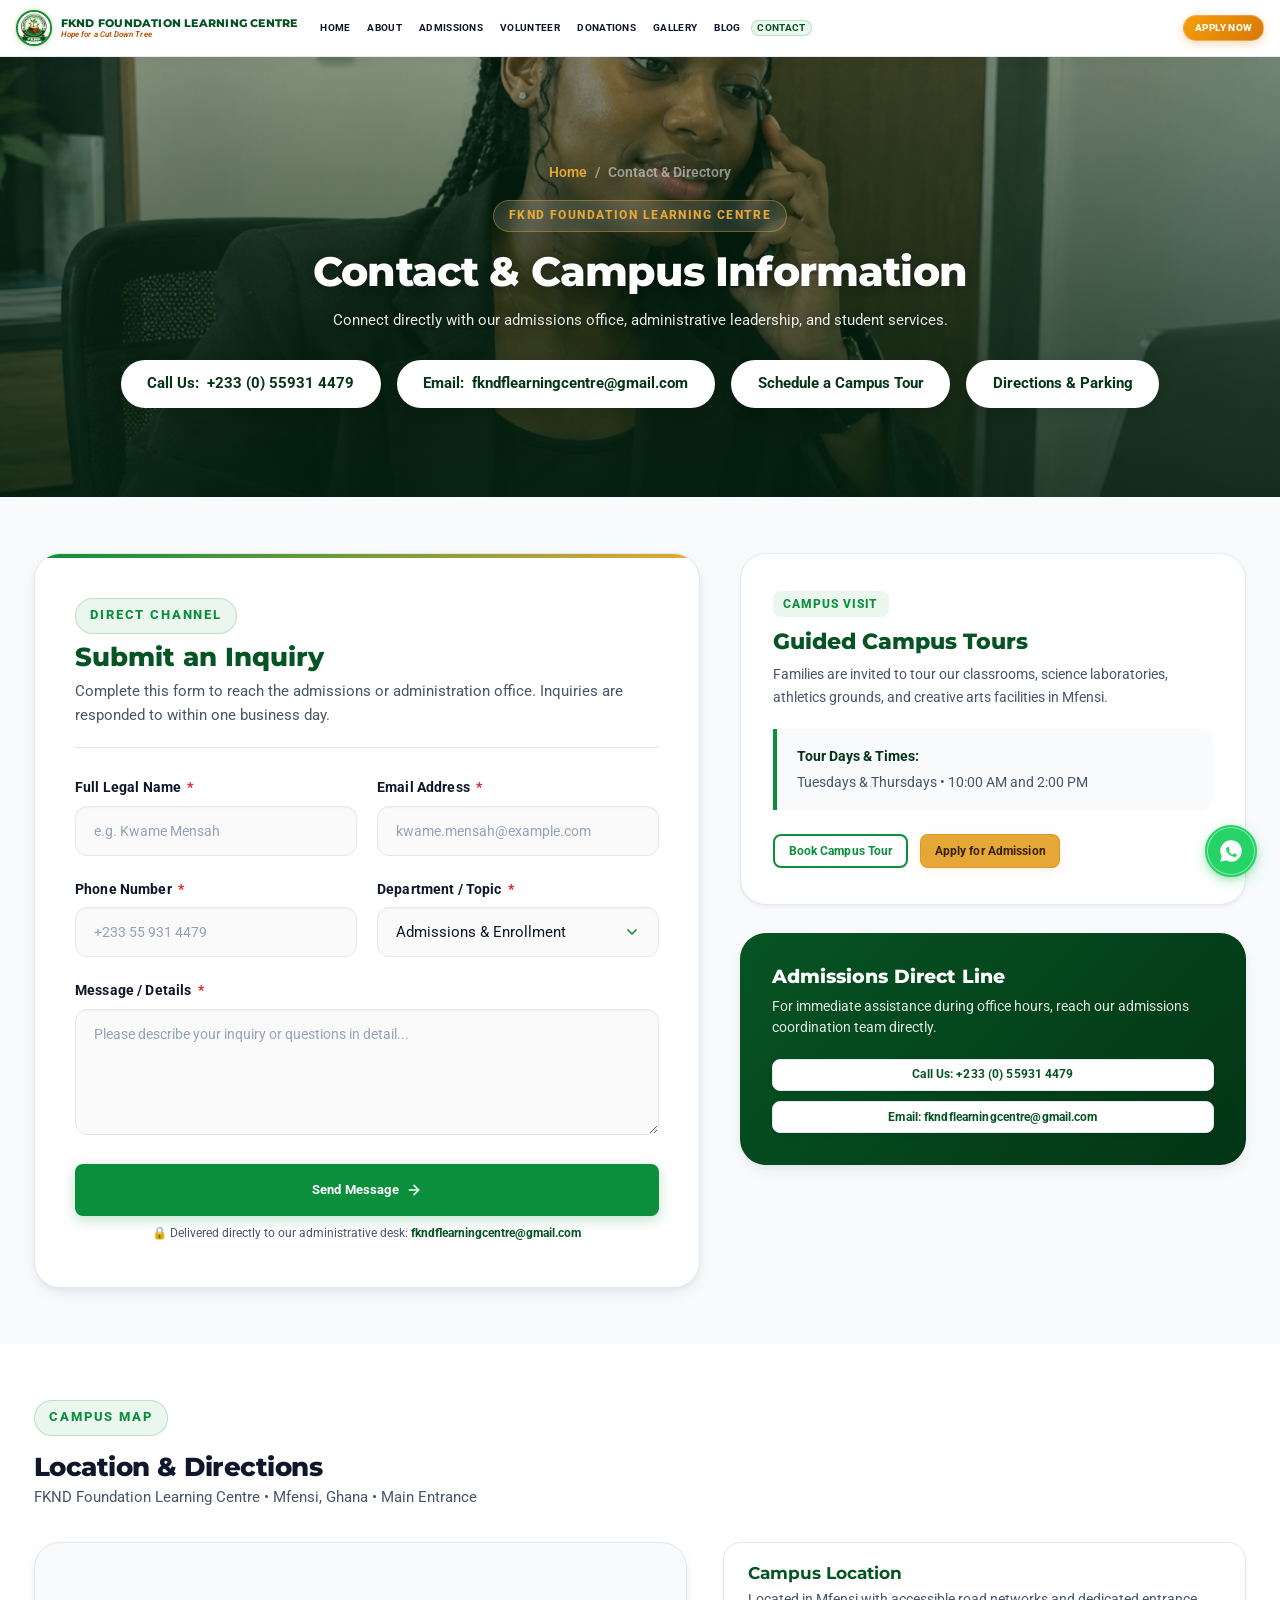
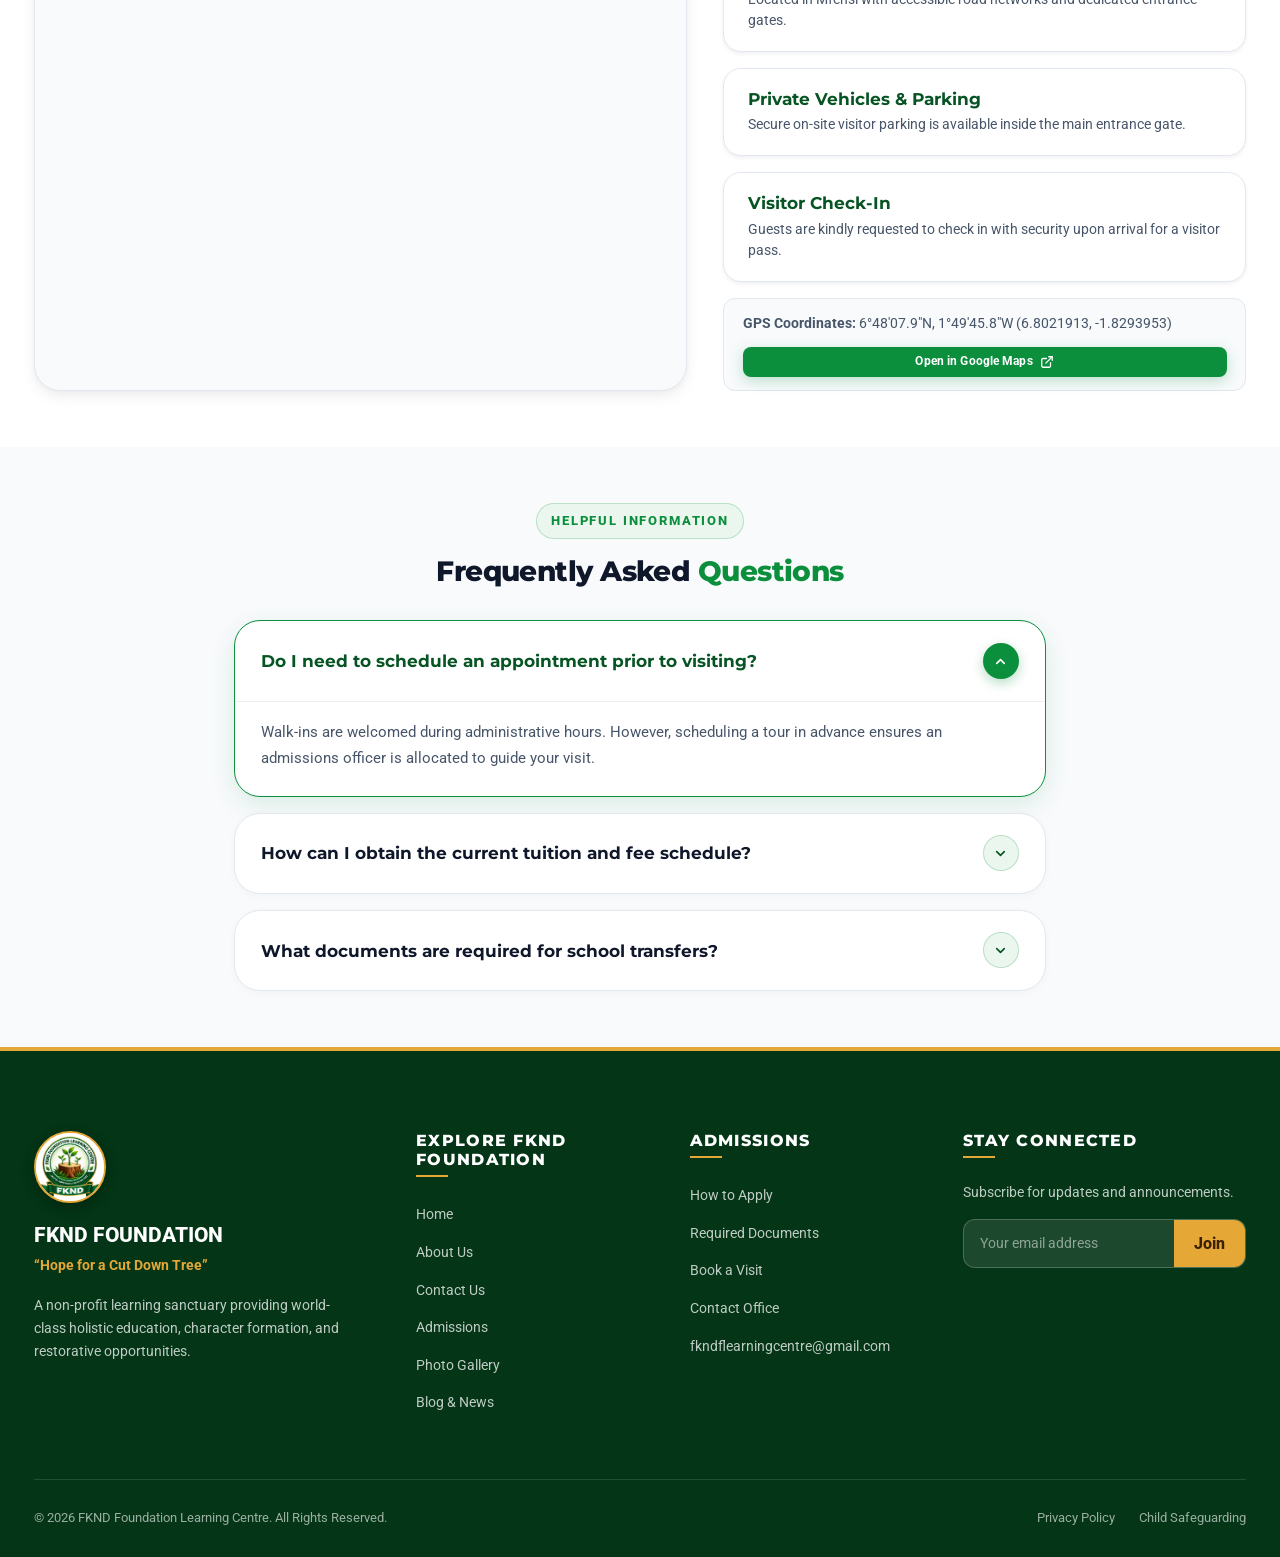
<file: contact.html>
<!DOCTYPE html>
<html lang="en">
<head>
  <meta charset="UTF-8">
  <meta name="viewport" content="width=device-width, initial-scale=1.0">
  <title>Contact & Campus Location | FKND Foundation Learning Centre</title>
  <meta name="description" content="Contact FKND Foundation Learning Centre. Inquiries for admissions, campus visits, academic programs, and enrollment.">
  <link rel="icon" type="image/jpeg" href="logo.jpeg">
  <link rel="stylesheet" href="css/style.css?v=3.7">
</head>
<body>

  <!-- ==========================================================================
       SITE HEADER & NAVIGATION
       ========================================================================== -->
  <header class="site-header">
    <div class="header-container-spacious">
      <nav class="nav-wing nav-wing-left" aria-label="Primary Left Navigation">
        <a href="index.html" class="nav-anchor">Home</a>
        <a href="about.html" class="nav-anchor">About</a>
        <a href="admissions.html" class="nav-anchor">Admissions</a>
        <a href="volunteer.html" class="nav-anchor">Volunteer</a>
      </nav>

      <a href="index.html" class="nav-center-brand" aria-label="FKND Foundation Learning Centre Homepage">
        <div class="brand-crest-frame">
          <img src="logo.jpeg" alt="FKND Foundation Crest">
        </div>
        <div class="nav-brand-text">
          <span class="nav-brand-title">FKND FOUNDATION LEARNING CENTRE</span>
          <span class="nav-brand-motto">Hope for a Cut Down Tree</span>
        </div>
      </a>

      <nav class="nav-wing nav-wing-right" aria-label="Primary Right Navigation">
        <a href="donation.html" class="nav-anchor">Donations</a>
        <a href="gallery.html" class="nav-anchor">Gallery</a>
        <a href="blog.html" class="nav-anchor">Blog</a>
        <a href="contact.html" class="nav-anchor active">Contact</a>
        <button class="btn btn-apply btn-sm nav-apply-btn" data-open-modal="applyModal">
          APPLY NOW
        </button>
      </nav>

      <!-- Mobile Hamburger Toggle -->
      <button class="mobile-toggle-btn" id="mobileNavToggle" aria-label="Toggle navigation menu" aria-expanded="false" aria-controls="siteDropdownMenu">
        <span class="menu-label-text">
          <span class="label-open">Menu</span>
          <span class="label-close">Close</span>
        </span>
      </button>
    </div>

    <!-- Backdrop Overlay -->
    <div class="site-dropdown-backdrop" id="siteDropdownBackdrop" aria-hidden="true"></div>

    <!-- Navigation Dropdown Card -->
    <div class="site-dropdown-menu" id="siteDropdownMenu" role="dialog" aria-modal="true" aria-label="Navigation Menu" aria-hidden="true">
      <div class="dropdown-status-banner">
        <span class="status-pulse-dot"></span>
        <span class="status-text">Admissions Open &bull; Academic Year 2026/2027</span>
        <a href="admissions.html" class="status-link">Apply Now &rarr;</a>
      </div>

      <div class="dropdown-menu-header">
        <div class="dropdown-brand-mini">
          <img src="logo.jpeg" alt="FKND Foundation Crest">
          <div>
            <strong>FKND FOUNDATION LEARNING CENTRE</strong>
            <span>“Hope for a Cut Down Tree”</span>
          </div>
        </div>
      </div>



      <nav class="dropdown-links-grid" aria-label="Site Links">
        <a href="index.html" class="dropdown-link-card" style="--delay: 1">
          <span class="dropdown-link-icon">
            <svg width="18" height="18" viewBox="0 0 24 24" fill="none" stroke="currentColor" stroke-width="2.2" stroke-linecap="round" stroke-linejoin="round"><path d="m3 9 9-7 9 7v11a2 2 0 0 1-2 2H5a2 2 0 0 1-2-2z"/><polyline points="9 22 9 12 15 12 15 22"/></svg>
          </span>
          <div class="dropdown-link-text">
            <span class="dropdown-link-title">Home</span>
          </div>
          <span class="dropdown-link-arrow">&rarr;</span>
        </a>

        <a href="about.html" class="dropdown-link-card" style="--delay: 2">
          <span class="dropdown-link-icon">
            <svg width="18" height="18" viewBox="0 0 24 24" fill="none" stroke="currentColor" stroke-width="2.2" stroke-linecap="round" stroke-linejoin="round"><circle cx="12" cy="12" r="10"/><path d="M12 16v-4"/><path d="M12 8h.01"/></svg>
          </span>
          <div class="dropdown-link-text">
            <span class="dropdown-link-title">About</span>
          </div>
          <span class="dropdown-link-arrow">&rarr;</span>
        </a>

        <a href="volunteer.html" class="dropdown-link-card" style="--delay: 3">
          <span class="dropdown-link-icon">
            <svg width="18" height="18" viewBox="0 0 24 24" fill="none" stroke="currentColor" stroke-width="2.2" stroke-linecap="round" stroke-linejoin="round"><path d="M16 21v-2a4 4 0 0 0-4-4H6a4 4 0 0 0-4 4v2"/><circle cx="9" cy="7" r="4"/><path d="M22 21v-2a4 4 0 0 0-3-3.87"/><path d="M16 3.13a4 4 0 0 1 0 7.75"/></svg>
          </span>
          <div class="dropdown-link-text">
            <span class="dropdown-link-title">Volunteer</span>
          </div>
          <span class="dropdown-link-arrow">&rarr;</span>
        </a>

        <a href="donation.html" class="dropdown-link-card" style="--delay: 4">
          <span class="dropdown-link-icon">
            <svg width="18" height="18" viewBox="0 0 24 24" fill="none" stroke="currentColor" stroke-width="2.2" stroke-linecap="round" stroke-linejoin="round"><path d="M19 14c1.49-1.46 3-3.21 3-5.5A5.5 5.5 0 0 0 16.5 3c-1.76 0-3 .5-4.5 2-1.5-1.5-2.74-2-4.5-2A5.5 5.5 0 0 0 2 8.5c0 2.3 1.5 4.05 3 5.5l7 7Z"/></svg>
          </span>
          <div class="dropdown-link-text">
            <span class="dropdown-link-title">Donations &amp; Giving</span>
          </div>
          <span class="dropdown-link-arrow">&rarr;</span>
        </a>

        <a href="admissions.html" class="dropdown-link-card" style="--delay: 5">
          <span class="dropdown-link-icon">
            <svg width="18" height="18" viewBox="0 0 24 24" fill="none" stroke="currentColor" stroke-width="2.2" stroke-linecap="round" stroke-linejoin="round"><path d="M22 10v6M2 10l10-5 10 5-10 5z"/><path d="M6 12v5c3 3 9 3 12 0v-5"/></svg>
          </span>
          <div class="dropdown-link-text">
            <span class="dropdown-link-title">Admissions</span>
          </div>
          <span class="dropdown-link-arrow">&rarr;</span>
        </a>

        <a href="gallery.html" class="dropdown-link-card" style="--delay: 6">
          <span class="dropdown-link-icon">
            <svg width="18" height="18" viewBox="0 0 24 24" fill="none" stroke="currentColor" stroke-width="2.2" stroke-linecap="round" stroke-linejoin="round"><rect width="18" height="18" x="3" y="3" rx="2" ry="2"/><circle cx="9" cy="9" r="2"/><path d="m21 15-3.086-3.086a2 2 0 0 0-2.828 0L6 21"/></svg>
          </span>
          <div class="dropdown-link-text">
            <span class="dropdown-link-title">Gallery</span>
          </div>
          <span class="dropdown-link-arrow">&rarr;</span>
        </a>

        <a href="blog.html" class="dropdown-link-card" style="--delay: 7">
          <span class="dropdown-link-icon">
            <svg width="18" height="18" viewBox="0 0 24 24" fill="none" stroke="currentColor" stroke-width="2.2" stroke-linecap="round" stroke-linejoin="round"><path d="M4 22h16a2 2 0 0 0 2-2V4a2 2 0 0 0-2-2H8a2 2 0 0 0-2 2v16a2 2 0 0 1-2 2Zm0 0a2 2 0 0 1-2-2v-9c0-1.1.9-2 2-2h2"/><path d="M18 14h-8"/><path d="M15 18h-5"/><path d="M10 6h8v4h-8V6Z"/></svg>
          </span>
          <div class="dropdown-link-text">
            <span class="dropdown-link-title">Blog</span>
          </div>
          <span class="dropdown-link-arrow">&rarr;</span>
        </a>

        <a href="contact.html" class="dropdown-link-card active" style="--delay: 8">
          <span class="dropdown-link-icon">
            <svg width="18" height="18" viewBox="0 0 24 24" fill="none" stroke="currentColor" stroke-width="2.2" stroke-linecap="round" stroke-linejoin="round"><path d="M20 10c0 6-8 12-8 12s-8-6-8-12a8 8 0 0 1 16 0Z"/><circle cx="12" cy="10" r="3"/></svg>
          </span>
          <div class="dropdown-link-text">
            <span class="dropdown-link-title">Contact</span>
          </div>
          <span class="dropdown-link-arrow">&rarr;</span>
        </a>
      </nav>

      <div class="dropdown-cta-bar" style="display: flex; gap: 0.75rem;">
        <a href="donation.html" class="btn btn-donate btn-sm" style="flex: 1;">DONATE NOW</a>
        <button class="btn btn-apply btn-sm dropdown-cta-btn" data-open-modal="applyModal" style="flex: 1;">APPLY NOW</button>
      </div>
    </div>
  </header>

  <main>
    <!-- ==========================================================================
         HERO SECTION (Clean & Academic)
         ========================================================================== -->
    <!-- Page Hero Banner with contact.png Background -->
    <section class="page-hero-banner page-hero-contact" style="background-image: linear-gradient(180deg, rgba(3, 53, 22, 0.42) 0%, rgba(3, 35, 15, 0.82) 100%), url('contact.png'); background-size: cover; background-position: center;">
      <div class="container">
        <div class="breadcrumb-nav">
          <a href="index.html">Home</a> <span>/</span> <span>Contact & Directory</span>
        </div>
        <div class="page-hero-tag">FKND FOUNDATION LEARNING CENTRE</div>
        <h1 class="section-title">Contact & Campus Information</h1>
        <p class="section-subtitle">
          Connect directly with our admissions office, administrative leadership, and student services.
        </p>

        <!-- Quick Access Action Buttons -->
        <div class="contact-hero-pills">
          <a href="tel:+233559314479" class="contact-pill-btn">
            <strong>Call Us:</strong> +233 (0) 55931 4479
          </a>
          <a href="mailto:fkndflearningcentre@gmail.com" class="contact-pill-btn">
            <strong>Email:</strong> fkndflearningcentre@gmail.com
          </a>
          <button class="contact-pill-btn" data-open-modal="tourModal">
            Schedule a Campus Tour
          </button>
          <a href="#campus-location" class="contact-pill-btn">
            Directions & Parking
          </a>
        </div>
      </div>
    </section>

    <!-- ==========================================================================
         INQUIRY FORM & CAMPUS VISITING
         ========================================================================== -->
    <section class="section-wrapper" style="background: var(--fknd-surface); padding: 3.5rem 0;">
      <div class="container contact-main-grid">
        <!-- Form Column -->
        <div class="contact-form-card">
          <div class="contact-form-header">
            <span class="section-label" style="margin-bottom: 0.5rem;">Direct Channel</span>
            <h3 style="font-size: 1.6rem; font-weight: 800; color: var(--fknd-green-dark); margin-bottom: 0.4rem;">Submit an Inquiry</h3>
            <p style="color: var(--text-muted); font-size: 0.95rem;">Complete this form to reach the admissions or administration office. Inquiries are responded to within one business day.</p>
          </div>

          <div id="contactFormSuccessAlert" style="display: none; background: #DCFCE7; border: 1px solid #86EFAC; border-radius: var(--radius-md); padding: 1.1rem; margin-bottom: 1.5rem; color: #166534; font-size: 0.9rem;">
            <strong>Thank you.</strong> Your inquiry has been sent to our admissions office. A coordinator will contact you shortly.
          </div>

          <form id="directContactForm" action="https://formsubmit.co/fkndflearningcentre@gmail.com" method="POST">
            <input type="hidden" name="_subject" value="New Website Inquiry - FKND Foundation">
            <input type="hidden" name="_captcha" value="false">
            <input type="hidden" name="_template" value="table">
            <div class="form-row-2col">
              <div class="form-group">
                <label>Full Legal Name <span class="required">*</span></label>
                <input type="text" name="name" class="form-input" placeholder="e.g. Kwame Mensah" required>
              </div>
              <div class="form-group">
                <label>Email Address <span class="required">*</span></label>
                <input type="email" name="email" class="form-input" placeholder="kwame.mensah@example.com" required>
              </div>
            </div>

            <div class="form-row-2col">
              <div class="form-group">
                <label>Phone Number <span class="required">*</span></label>
                <input type="tel" name="phone" class="form-input" placeholder="+233 55 931 4479" required>
              </div>
              <div class="form-group">
                <label>Department / Topic <span class="required">*</span></label>
                <select name="department_topic" class="form-select" required>
                  <option value="admissions">Admissions & Enrollment</option>
                  <option value="tuition">Tuition & Payment Inquiries</option>
                  <option value="visit">Schedule Campus Visit</option>
                  <option value="academics">Curriculum & Academics</option>
                  <option value="general">General Inquiry</option>
                </select>
              </div>
            </div>

            <div class="form-group">
              <label>Message / Details <span class="required">*</span></label>
              <textarea name="message" class="form-textarea" rows="4" placeholder="Please describe your inquiry or questions in detail..." required></textarea>
            </div>

            <button type="submit" class="btn btn-primary" style="width: 100%; justify-content: center; padding: 0.95rem; font-weight: 700;">
              <span>Send Message</span>
              <svg width="16" height="16" viewBox="0 0 24 24" fill="none" stroke="currentColor" stroke-width="2.3" stroke-linecap="round" stroke-linejoin="round"><line x1="5" y1="12" x2="19" y2="12"/><polyline points="12 5 19 12 12 19"/></svg>
            </button>
            <p style="font-size: 0.76rem; color: var(--text-muted); margin-top: 0.5rem; text-align: center;">
              🔒 Delivered directly to our administrative desk: <strong style="color: var(--fknd-green-dark);">fkndflearningcentre@gmail.com</strong>
            </p>
          </form>
        </div>

        <!-- Campus Visit & Guidelines Card -->
        <div class="contact-sidebar-wrap">
          <div class="contact-tour-card">
            <span class="news-category-badge" style="margin-bottom: 0.75rem; display: inline-block;">Campus Visit</span>
            <h3 style="font-size: 1.35rem; font-weight: 800; color: var(--fknd-green-dark); margin-bottom: 0.5rem;">
              Guided Campus Tours
            </h3>
            <p style="font-size: 0.9rem; color: var(--text-muted); line-height: 1.6; margin-bottom: 1rem;">
              Families are invited to tour our classrooms, science laboratories, athletics grounds, and creative arts facilities in Mfensi.
            </p>

            <div class="contact-tour-times">
              <p style="font-size: 0.9rem; margin-bottom: 0.25rem; font-weight: 700; color: var(--fknd-green-deep);">Tour Days & Times:</p>
              <p style="font-size: 0.85rem; color: var(--text-muted); margin-bottom: 0;">Tuesdays & Thursdays &bull; 10:00 AM and 2:00 PM</p>
            </div>

            <div style="display: flex; gap: 0.75rem; flex-wrap: wrap;">
              <button class="btn btn-outline-green btn-sm" data-open-modal="tourModal">Book Campus Tour</button>
              <button class="btn btn-apply btn-sm" data-open-modal="applyModal">Apply for Admission</button>
            </div>
          </div>

          <!-- Institutional Contact Card -->
          <div class="contact-hotline-card">
            <h4>Admissions Direct Line</h4>
            <p>
              For immediate assistance during office hours, reach our admissions coordination team directly.
            </p>
            <div style="display: flex; flex-direction: column; gap: 0.65rem;">
              <a href="tel:+233559314479" class="btn btn-white btn-sm" style="font-weight: 700;">
                Call Us: +233 (0) 55931 4479
              </a>
              <a href="mailto:fkndflearningcentre@gmail.com" class="btn btn-white btn-sm" style="font-weight: 700; word-break: break-all;">
                Email: fkndflearningcentre@gmail.com
              </a>
            </div>
          </div>
        </div>
      </div>
    </section>

    <!-- ==========================================================================
         LOCATION & DIRECTIONS
         ========================================================================== -->
    <section class="section-wrapper white-bg" id="campus-location" style="padding: 3.5rem 0;">
      <div class="container">
        <div style="margin-bottom: 2rem;">
          <span class="section-label">Campus Map</span>
          <h2 class="section-title" style="font-size: 1.6rem; margin-bottom: 0.25rem;">Location & Directions</h2>
          <p style="color: var(--text-muted); font-size: 0.925rem;">
            FKND Foundation Learning Centre &bull; Mfensi, Ghana &bull; Main Entrance
          </p>
        </div>

        <div class="map-showcase-container">
          <div class="map-embed-wrapper">
            <iframe 
              src="https://maps.google.com/maps?q=6.8021913,-1.8293953&hl=en&z=14&output=embed"
              allowfullscreen="" 
              loading="lazy" 
              referrerpolicy="no-referrer-when-downgrade"
              title="FKNDF Campus Location in Mfensi, Ghana">
            </iframe>
          </div>

          <div class="directions-cards-column">
            <div class="direction-card-item">
              <h4>Campus Location</h4>
              <p>Located in Mfensi with accessible road networks and dedicated entrance gates.</p>
            </div>

            <div class="direction-card-item">
              <h4>Private Vehicles & Parking</h4>
              <p>Secure on-site visitor parking is available inside the main entrance gate.</p>
            </div>

            <div class="direction-card-item">
              <h4>Visitor Check-In</h4>
              <p>Guests are kindly requested to check in with security upon arrival for a visitor pass.</p>
            </div>

            <div style="background: var(--fknd-surface); border: 1px solid var(--fknd-border); border-radius: var(--radius-md); padding: 0.85rem 1.15rem; font-size: 0.85rem; color: var(--text-muted); display: flex; flex-direction: column; gap: 0.5rem;">
              <div><strong>GPS Coordinates:</strong> 6°48'07.9"N, 1°49'45.8"W (6.8021913, -1.8293953)</div>
              <a href="https://www.google.com/maps/place/Mfensi/@6.8015434,-1.8422271,14z/data=!4m6!3m5!1s0xfdba09b3413f439:0x1289c639098d606c!8m2!3d6.8021913!4d-1.8293953!16s%2Fg%2F1tjdspmb?hl=ca&entry=ttu&g_ep=EgoyMDI2MTAwNi4wIKXMDSoASAFQAw%3D%3D" target="_blank" rel="noopener noreferrer" class="btn btn-primary btn-sm" style="margin-top: 0.25rem; justify-content: center; width: 100%;">
                <span>Open in Google Maps</span>
                <svg width="14" height="14" viewBox="0 0 24 24" fill="none" stroke="currentColor" stroke-width="2.2" stroke-linecap="round" stroke-linejoin="round"><path d="M18 13v6a2 2 0 0 1-2 2H5a2 2 0 0 1-2-2V8a2 2 0 0 1 2-2h6"/><polyline points="15 3 21 3 21 9"/><line x1="10" y1="14" x2="21" y2="3"/></svg>
              </a>
            </div>
          </div>
        </div>
      </div>
    </section>

    <!-- ==========================================================================
         FREQUENTLY ASKED QUESTIONS
         ========================================================================== -->
    <section class="section-wrapper" style="background: var(--fknd-surface); padding: 3.5rem 0;">
      <div class="container container-narrow">
        <div class="section-header-block text-center center-block" style="margin-bottom: 2rem;">
          <span class="section-label">Helpful Information</span>
          <h2 class="section-title" style="font-size: 1.75rem;">Frequently Asked <span class="text-green">Questions</span></h2>
        </div>

        <div class="faq-accordion-group">
          <!-- Question 1 -->
          <div class="faq-accordion-item active">
            <button class="faq-accordion-trigger" aria-expanded="true">
              <span>Do I need to schedule an appointment prior to visiting?</span>
              <span class="faq-toggle-arrow">
                <svg width="15" height="15" viewBox="0 0 24 24" fill="none" stroke="currentColor" stroke-width="2.6" stroke-linecap="round" stroke-linejoin="round"><path d="m6 9 6 6 6-6"/></svg>
              </span>
            </button>
            <div class="faq-accordion-content">
              Walk-ins are welcomed during administrative hours. However, scheduling a tour in advance ensures an admissions officer is allocated to guide your visit.
            </div>
          </div>

          <!-- Question 2 -->
          <div class="faq-accordion-item">
            <button class="faq-accordion-trigger" aria-expanded="false">
              <span>How can I obtain the current tuition and fee schedule?</span>
              <span class="faq-toggle-arrow">
                <svg width="15" height="15" viewBox="0 0 24 24" fill="none" stroke="currentColor" stroke-width="2.6" stroke-linecap="round" stroke-linejoin="round"><path d="m6 9 6 6 6-6"/></svg>
              </span>
            </button>
            <div class="faq-accordion-content">
              To receive our official fee schedule and enrollment prospectus, please contact our admissions office at <a href="mailto:fkndflearningcentre@gmail.com" style="color: var(--fknd-green); font-weight: 700;">fkndflearningcentre@gmail.com</a> or call <a href="tel:+233559314479" style="color: var(--fknd-green); font-weight: 700;">+233 (0) 55931 4479</a>.
            </div>
          </div>

          <!-- Question 3 -->
          <div class="faq-accordion-item">
            <button class="faq-accordion-trigger" aria-expanded="false">
              <span>What documents are required for school transfers?</span>
              <span class="faq-toggle-arrow">
                <svg width="15" height="15" viewBox="0 0 24 24" fill="none" stroke="currentColor" stroke-width="2.6" stroke-linecap="round" stroke-linejoin="round"><path d="m6 9 6 6 6-6"/></svg>
              </span>
            </button>
            <div class="faq-accordion-content">
              Please provide copies of the student's past academic reports, birth certificate, and an official transfer or leaving recommendation from their previous school.
            </div>
          </div>
        </div>
      </div>
    </section>
  </main>

  <!-- ==========================================================================
       SITE FOOTER
       ========================================================================== -->
  <footer class="site-footer">
    <div class="container">
      <div class="footer-main-columns">
        <div>
          <div class="footer-crest-frame">
            <img src="logo.jpeg" alt="FKNDF Crest">
          </div>
          <div class="footer-centre-name">FKND FOUNDATION</div>
          <span class="footer-centre-motto">“Hope for a Cut Down Tree”</span>
          <p class="footer-mission-blurb">
            A non-profit learning sanctuary providing world-class holistic education, character formation, and restorative opportunities.
          </p>
        </div>

        <div>
          <h4 class="footer-column-title">Explore FKND Foundation</h4>
          <ul class="footer-links-vertical">
            <li><a href="index.html" class="footer-link-item">Home</a></li>
            <li><a href="about.html" class="footer-link-item">About Us</a></li>
            <li><a href="contact.html" class="footer-link-item">Contact Us</a></li>
            <li><a href="admissions.html" class="footer-link-item">Admissions</a></li>
            <li><a href="gallery.html" class="footer-link-item">Photo Gallery</a></li>
            <li><a href="blog.html" class="footer-link-item">Blog & News</a></li>
          </ul>
        </div>

        <div>
          <h4 class="footer-column-title">Admissions</h4>
          <ul class="footer-links-vertical">
            <li><a href="admissions.html" class="footer-link-item">How to Apply</a></li>
            <li><a href="admissions.html#requirements" class="footer-link-item">Required Documents</a></li>
            <li><a href="#" class="footer-link-item" data-open-modal="tourModal">Book a Visit</a></li>
            <li><a href="contact.html" class="footer-link-item">Contact Office</a></li>
            <li><a href="mailto:fkndflearningcentre@gmail.com" class="footer-link-item" style="word-break: break-all;">fkndflearningcentre@gmail.com</a></li>
          </ul>
        </div>

        <div>
          <h4 class="footer-column-title">Stay Connected</h4>
          <div class="footer-newsletter-wrap">
            <p>Subscribe for updates and announcements.</p>
            <form class="footer-email-box" action="https://formsubmit.co/fkndflearningcentre@gmail.com" method="POST">
              <input type="email" placeholder="Your email address" required>
              <button type="submit">Join</button>
            </form>
          </div>
        </div>
      </div>

      <div class="footer-legal-bar">
        <div>&copy; 2026 FKND Foundation Learning Centre. All Rights Reserved.</div>
        <div class="footer-legal-links">
          <a href="#">Privacy Policy</a>
          <a href="#">Child Safeguarding</a>
        </div>
      </div>
    </div>
  </footer>

  <!-- ==========================================================================
       MODALS: APPLICATION WIZARD & CAMPUS TOUR
       ========================================================================== -->
  <!-- 1. Admissions Wizard Modal -->
  <div class="modal-overlay" id="applyModal" role="dialog" aria-modal="true" aria-labelledby="applyModalTitle">
    <div class="modal-card-box">
      <div class="modal-top-bar">
        <h3 id="applyModalTitle">Student Enrollment Application</h3>
        <button class="modal-close-trigger" aria-label="Close modal">&times;</button>
      </div>
      <div class="modal-scroll-body">
        <div class="wizard-progress-bar">
          <div class="wizard-step-indicator active"><div class="wizard-step-circle">1</div><span class="wizard-step-label">Student</span></div>
          <div class="wizard-step-indicator"><div class="wizard-step-circle">2</div><span class="wizard-step-label">Guardian</span></div>
          <div class="wizard-step-indicator"><div class="wizard-step-circle">3</div><span class="wizard-step-label">Academic</span></div>
          <div class="wizard-step-indicator"><div class="wizard-step-circle">4</div><span class="wizard-step-label">Submit</span></div>
        </div>

        <form id="admissionsWizardForm">
          <div class="wizard-step-pane" style="display: block;">
            <div class="form-group"><label>Student Full Name *</label><input type="text" class="form-input" required></div>
            <div class="form-group"><label>Date of Birth *</label><input type="date" class="form-input" required></div>
            <div class="form-group">
              <label>Grade Level *</label>
              <select class="form-select" required>
                <option value="early">Early Childhood</option>
                <option value="primary">Primary School</option>
                <option value="junior">Junior High</option>
                <option value="senior">Senior High</option>
              </select>
            </div>
          </div>

          <div class="wizard-step-pane" style="display: none;">
            <div class="form-group"><label>Parent / Guardian Name *</label><input type="text" class="form-input" required></div>
            <div class="form-group"><label>Email Address *</label><input type="email" class="form-input" required></div>
            <div class="form-group"><label>Phone Number *</label><input type="tel" class="form-input" required></div>
          </div>

          <div class="wizard-step-pane" style="display: none;">
            <div class="form-group"><label>Previous School Attended</label><input type="text" class="form-input"></div>
            <div class="form-group">
              <label>Financial Aid Request?</label>
              <select class="form-select">
                <option>Standard Enrollment</option>
                <option>Foundation Needs-Based Aid</option>
              </select>
            </div>
          </div>

          <div class="wizard-step-pane" style="display: none;">
            <div style="background: var(--fknd-surface); border: 1px solid var(--fknd-border); border-radius: var(--radius-md); padding: 1rem; margin-bottom: 1rem; font-size: 0.875rem;">
              Application ready for submission. An admissions coordinator will review and contact you within 2 business days.
            </div>
            <label style="font-size: 0.85rem; display: flex; align-items: center; gap: 0.5rem;">
              <input type="checkbox" required checked> All submitted details are accurate
            </label>
          </div>

          <div class="wizard-button-row">
            <button type="button" class="btn btn-white btn-sm" id="wizardPrevBtn" style="visibility: hidden;">&larr; Back</button>
            <button type="button" class="btn btn-primary" id="wizardNextBtn">Next &rarr;</button>
            <button type="submit" class="btn btn-apply" id="wizardSubmitBtn" style="display: none;">Submit Application &rarr;</button>
          </div>
        </form>

        <div id="wizardSuccessPane" style="display: none; text-align: center; padding: 2rem 1rem;">
          <h3 style="color: var(--fknd-green-dark); margin: 0.5rem 0;">Application Submitted</h3>
          <p style="color: var(--text-muted); font-size: 0.9rem;">Thank you for applying. We will contact you shortly.</p>
          <button class="btn btn-primary btn-sm modal-close-trigger" style="margin-top: 1rem;">Close</button>
        </div>
      </div>
    </div>
  </div>

  <!-- 2. Campus Tour Modal -->
  <div class="modal-overlay" id="tourModal" role="dialog" aria-modal="true" aria-labelledby="tourModalTitle">
    <div class="modal-card-box">
      <div class="modal-top-bar">
        <h3 id="tourModalTitle">Schedule a Campus Visit</h3>
        <button class="modal-close-trigger" aria-label="Close modal">&times;</button>
      </div>
      <div class="modal-scroll-body">
        <form id="tourBookingForm">
          <div class="form-group"><label>Parent / Guardian Name *</label><input type="text" class="form-input" required></div>
          <div class="form-group"><label>Email Address *</label><input type="email" class="form-input" required></div>
          <div class="form-group"><label>Phone Number *</label><input type="tel" class="form-input" required></div>
          <div style="display: grid; grid-template-columns: 1fr 1fr; gap: 1rem;">
            <div class="form-group"><label>Preferred Date *</label><input type="date" class="form-input" required></div>
            <div class="form-group">
              <label>Time Slot</label>
              <select class="form-select">
                <option>10:00 AM (Morning)</option>
                <option>02:00 PM (Afternoon)</option>
              </select>
            </div>
          </div>
          <button type="submit" class="btn btn-primary" style="width: 100%; margin-top: 1rem; justify-content: center;">
            Confirm Campus Visit
          </button>
        </form>

        <div id="tourSuccessPane" style="display: none; text-align: center; padding: 2rem 1rem;">
          <h3 style="color: var(--fknd-green-dark); margin: 0.5rem 0;">Visit Scheduled</h3>
          <p style="color: var(--text-muted); font-size: 0.9rem;">We look forward to welcoming you to our campus.</p>
          <button class="btn btn-primary btn-sm modal-close-trigger" style="margin-top: 1rem;">Done</button>
        </div>
      </div>
    </div>
  </div>

  <!-- Floating WhatsApp CTA Button (Small Round Circular Icon) -->
  <a href="https://wa.me/233559314479?text=Hello%20FKND%20Foundation,%20I%20have%20an%20inquiry." class="whatsapp-floating-btn" target="_blank" rel="noopener noreferrer" aria-label="Chat with FKND Foundation on WhatsApp">
    <span class="whatsapp-floating-pulse"></span>
    <svg viewBox="0 0 24 24"><path d="M12.04 2c-5.46 0-9.91 4.45-9.91 9.91 0 1.75.46 3.45 1.32 4.95L2.05 22l5.25-1.38c1.45.79 3.08 1.21 4.74 1.21 5.46 0 9.91-4.45 9.91-9.91 0-2.65-1.03-5.14-2.9-7.01A9.816 9.816 0 0 0 12.04 2zm5.78 14.15c-.24.67-1.39 1.28-1.92 1.36-.51.08-1.16.11-3.37-.8-2.4-1-3.95-3.44-4.07-3.6-.12-.16-.98-1.3-0.98-2.48 0-1.18.62-1.76.84-2 .22-.24.48-.3.64-.3.16 0 .32 0 .46.01.15.01.35-.06.55.42.21.49.71 1.73.77 1.86.06.13.1.28.02.44-.08.16-.12.26-.24.4-.12.14-.25.31-.36.42-.12.12-.25.25-.11.49.14.24.63 1.04 1.35 1.68.93.83 1.71 1.09 1.95 1.21.24.12.38.1.52-.06.14-.16.6-.7.76-.94.16-.24.32-.2.54-.12.22.08 1.4.66 1.64.78.24.12.4.18.46.28.06.1.06.58-.18 1.25z"/></svg>
  </a>

  <!-- Scripts -->
  <script src="js/main.js"></script>
</body>
</html>
</file>
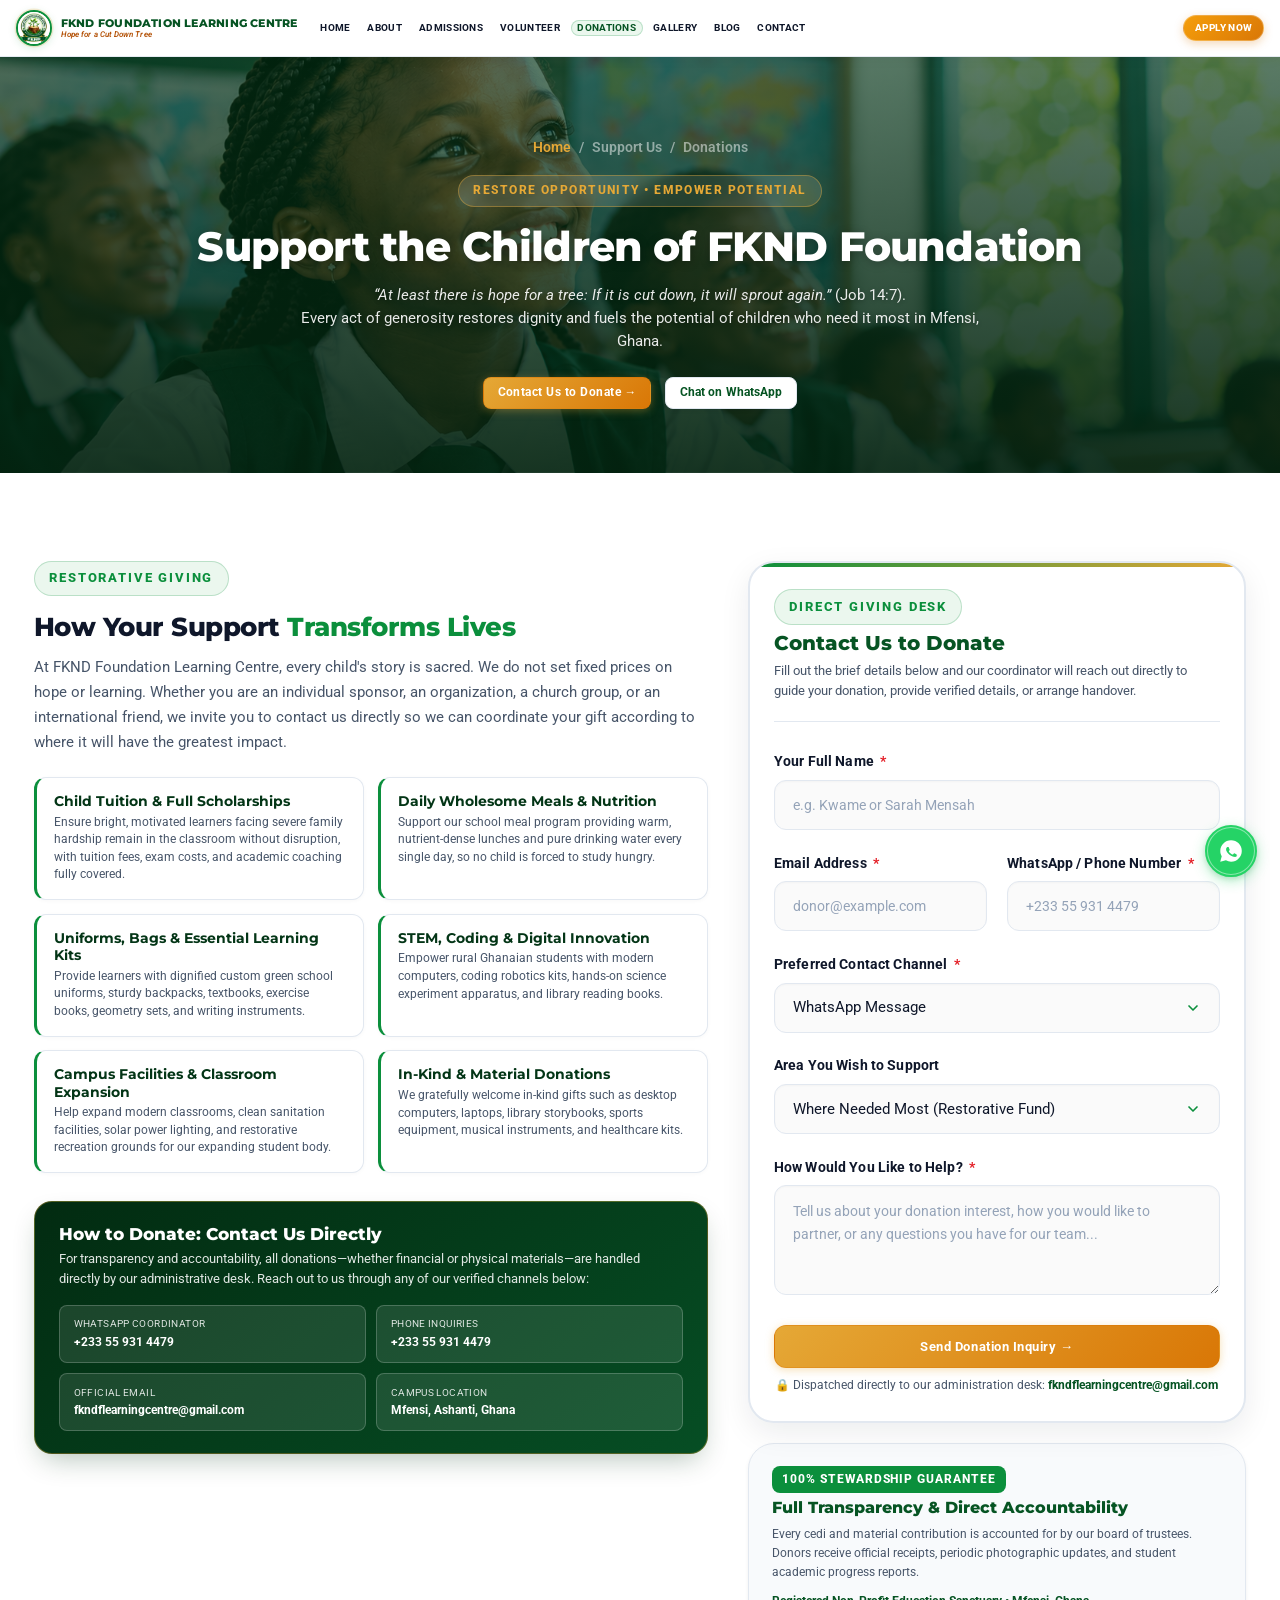
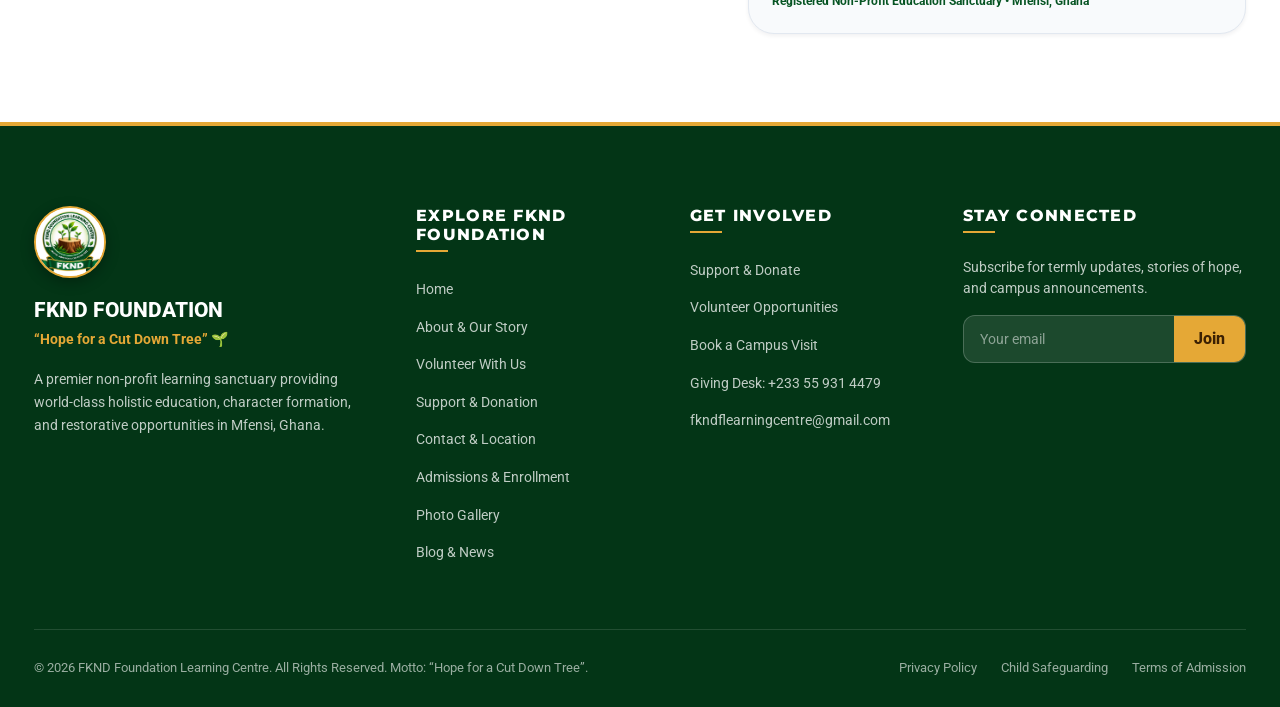
<file: donate.html>
<!DOCTYPE html>
<html lang="en">
<head>
  <meta charset="UTF-8">
  <meta name="viewport" content="width=device-width, initial-scale=1.0">
  <title>Support &amp; Donations | FKND Foundation Learning Centre</title>
  <meta name="description" content="Support FKND Foundation Learning Centre in Mfensi, Ghana. Partner with us to fund child tuition scholarships, wholesome daily meals, uniforms, and STEM education. Contact us directly to donate.">
  <link rel="icon" type="image/jpeg" href="logo.jpeg">
  <link rel="stylesheet" href="css/style.css?v=3.7">
</head>
<body>

  <!-- ==========================================================================
       SPACIOUS INSTITUTIONAL NAVBAR
       Left Wing: Home | About | Admissions | Volunteer
       Center: FKND Foundation Crest & Brand
       Right Wing: Donations | Gallery | Blog | Contact | APPLY NOW
       ========================================================================== -->
  <header class="site-header">
    <div class="header-container-spacious">
      <nav class="nav-wing nav-wing-left" aria-label="Primary Left Navigation">
        <a href="index.html" class="nav-anchor">Home</a>
        <a href="about.html" class="nav-anchor">About</a>
        <a href="admissions.html" class="nav-anchor">Admissions</a>
        <a href="volunteer.html" class="nav-anchor">Volunteer</a>
      </nav>

      <a href="index.html" class="nav-center-brand" aria-label="FKND Foundation Learning Centre Homepage">
        <div class="brand-crest-frame">
          <img src="logo.jpeg" alt="FKND Foundation Crest">
        </div>
        <div class="nav-brand-text">
          <span class="nav-brand-title">FKND FOUNDATION LEARNING CENTRE</span>
          <span class="nav-brand-motto">Hope for a Cut Down Tree</span>
        </div>
      </a>

      <!-- Right Navigation Wing -->
      <nav class="nav-wing nav-wing-right" aria-label="Primary Right Navigation">
        <a href="donation.html" class="nav-anchor active">Donations</a>
        <a href="gallery.html" class="nav-anchor">Gallery</a>
        <a href="blog.html" class="nav-anchor">Blog</a>
        <a href="contact.html" class="nav-anchor">Contact</a>
        <button class="btn btn-apply btn-sm nav-apply-btn" data-open-modal="applyModal">
          APPLY NOW
        </button>
      </nav>

      <!-- Mobile Hamburger Toggle -->
      <button class="mobile-toggle-btn" id="mobileNavToggle" aria-label="Toggle navigation menu" aria-expanded="false" aria-controls="siteDropdownMenu">
        <svg class="hamburger-icon-staggered" width="19" height="19" viewBox="0 0 24 24" fill="none" stroke="currentColor" stroke-width="2.35" stroke-linecap="round">
          <line class="hamburger-line hamburger-line-1" x1="3" y1="6" x2="21" y2="6"/>
          <line class="hamburger-line hamburger-line-2" x1="3" y1="12" x2="21" y2="12"/>
          <line class="hamburger-line hamburger-line-3" x1="3" y1="18" x2="21" y2="18"/>
        </svg>
        <span class="menu-label-text">
          <span class="label-open">Menu</span>
          <span class="label-close">Close</span>
        </span>
      </button>
    </div>

    <!-- Backdrop Scrim Overlay -->
    <div class="site-dropdown-backdrop" id="siteDropdownBackdrop" aria-hidden="true"></div>

    <!-- Navigation Dropdown Menu -->
    <div class="site-dropdown-menu" id="siteDropdownMenu" role="dialog" aria-modal="true" aria-label="Navigation Menu" aria-hidden="true">
      <div class="dropdown-menu-header">
        <div class="dropdown-brand-mini">
          <img src="logo.jpeg" alt="FKND Foundation Crest">
          <div>
            <strong>FKND FOUNDATION LEARNING CENTRE</strong>
            <span>“Hope for a Cut Down Tree”</span>
          </div>
        </div>
      </div>

      <nav class="dropdown-links-grid" aria-label="Site Links">
        <a href="index.html" class="dropdown-link-card" style="--delay: 1">
          <span class="dropdown-link-icon">
            <svg width="18" height="18" viewBox="0 0 24 24" fill="none" stroke="currentColor" stroke-width="2.2" stroke-linecap="round" stroke-linejoin="round"><path d="m3 9 9-7 9 7v11a2 2 0 0 1-2 2H5a2 2 0 0 1-2-2z"/><polyline points="9 22 9 12 15 12 15 22"/></svg>
          </span>
          <div class="dropdown-link-text">
            <span class="dropdown-link-title">Home</span>
          </div>
          <span class="dropdown-link-arrow">&rarr;</span>
        </a>

        <a href="about.html" class="dropdown-link-card" style="--delay: 2">
          <span class="dropdown-link-icon">
            <svg width="18" height="18" viewBox="0 0 24 24" fill="none" stroke="currentColor" stroke-width="2.2" stroke-linecap="round" stroke-linejoin="round"><circle cx="12" cy="12" r="10"/><path d="M12 16v-4"/><path d="M12 8h.01"/></svg>
          </span>
          <div class="dropdown-link-text">
            <span class="dropdown-link-title">About</span>
          </div>
          <span class="dropdown-link-arrow">&rarr;</span>
        </a>

        <a href="volunteer.html" class="dropdown-link-card" style="--delay: 3">
          <span class="dropdown-link-icon">
            <svg width="18" height="18" viewBox="0 0 24 24" fill="none" stroke="currentColor" stroke-width="2.2" stroke-linecap="round" stroke-linejoin="round"><path d="M16 21v-2a4 4 0 0 0-4-4H6a4 4 0 0 0-4 4v2"/><circle cx="9" cy="7" r="4"/><path d="M22 21v-2a4 4 0 0 0-3-3.87"/><path d="M16 3.13a4 4 0 0 1 0 7.75"/></svg>
          </span>
          <div class="dropdown-link-text">
            <span class="dropdown-link-title">Volunteer</span>
          </div>
          <span class="dropdown-link-arrow">&rarr;</span>
        </a>

        <a href="donation.html" class="dropdown-link-card active" style="--delay: 4">
          <span class="dropdown-link-icon">
            <svg width="18" height="18" viewBox="0 0 24 24" fill="none" stroke="currentColor" stroke-width="2.2" stroke-linecap="round" stroke-linejoin="round"><path d="M19 14c1.49-1.46 3-3.21 3-5.5A5.5 5.5 0 0 0 16.5 3c-1.76 0-3 .5-4.5 2-1.5-1.5-2.74-2-4.5-2A5.5 5.5 0 0 0 2 8.5c0 2.3 1.5 4.05 3 5.5l7 7Z"/></svg>
          </span>
          <div class="dropdown-link-text">
            <span class="dropdown-link-title">Donations &amp; Giving</span>
          </div>
          <span class="dropdown-link-arrow">&rarr;</span>
        </a>

        <a href="admissions.html" class="dropdown-link-card" style="--delay: 5">
          <span class="dropdown-link-icon">
            <svg width="18" height="18" viewBox="0 0 24 24" fill="none" stroke="currentColor" stroke-width="2.2" stroke-linecap="round" stroke-linejoin="round"><path d="M22 10v6M2 10l10-5 10 5-10 5z"/><path d="M6 12v5c3 3 9 3 12 0v-5"/></svg>
          </span>
          <div class="dropdown-link-text">
            <span class="dropdown-link-title">Admissions</span>
          </div>
          <span class="dropdown-link-arrow">&rarr;</span>
        </a>

        <a href="gallery.html" class="dropdown-link-card" style="--delay: 6">
          <span class="dropdown-link-icon">
            <svg width="18" height="18" viewBox="0 0 24 24" fill="none" stroke="currentColor" stroke-width="2.2" stroke-linecap="round" stroke-linejoin="round"><rect width="18" height="18" x="3" y="3" rx="2" ry="2"/><circle cx="9" cy="9" r="2"/><path d="m21 15-3.086-3.086a2 2 0 0 0-2.828 0L6 21"/></svg>
          </span>
          <div class="dropdown-link-text">
            <span class="dropdown-link-title">Gallery</span>
          </div>
          <span class="dropdown-link-arrow">&rarr;</span>
        </a>

        <a href="blog.html" class="dropdown-link-card" style="--delay: 7">
          <span class="dropdown-link-icon">
            <svg width="18" height="18" viewBox="0 0 24 24" fill="none" stroke="currentColor" stroke-width="2.2" stroke-linecap="round" stroke-linejoin="round"><path d="M4 22h16a2 2 0 0 0 2-2V4a2 2 0 0 0-2-2H8a2 2 0 0 0-2 2v16a2 2 0 0 1-2 2Zm0 0a2 2 0 0 1-2-2v-9c0-1.1.9-2 2-2h2"/><path d="M18 14h-8"/><path d="M15 18h-5"/><path d="M10 6h8v4h-8V6Z"/></svg>
          </span>
          <div class="dropdown-link-text">
            <span class="dropdown-link-title">Blog</span>
          </div>
          <span class="dropdown-link-arrow">&rarr;</span>
        </a>

        <a href="contact.html" class="dropdown-link-card" style="--delay: 8">
          <span class="dropdown-link-icon">
            <svg width="18" height="18" viewBox="0 0 24 24" fill="none" stroke="currentColor" stroke-width="2.2" stroke-linecap="round" stroke-linejoin="round"><path d="M20 10c0 6-8 12-8 12s-8-6-8-12a8 8 0 0 1 16 0Z"/><circle cx="12" cy="10" r="3"/></svg>
          </span>
          <div class="dropdown-link-text">
            <span class="dropdown-link-title">Contact</span>
          </div>
          <span class="dropdown-link-arrow">&rarr;</span>
        </a>
      </nav>

      <div class="dropdown-cta-bar" style="display: flex; gap: 0.75rem;">
        <a href="donation.html" class="btn btn-donate btn-sm" style="flex: 1;">DONATE NOW</a>
        <button class="btn btn-apply btn-sm dropdown-cta-btn" data-open-modal="applyModal" style="flex: 1;">APPLY NOW</button>
      </div>
    </div>
  </header>

  <main>
    <!-- Page Hero Banner -->
    <section class="page-hero-banner page-hero-donate" style="background-image: linear-gradient(180deg, rgba(3, 53, 22, 0.65) 0%, rgba(3, 35, 15, 0.92) 100%), url('nourish.png'); background-size: cover; background-position: center 30%;">
      <div class="container">
        <div class="breadcrumb-nav">
          <a href="index.html">Home</a> <span>/</span> <span>Support Us</span> <span>/</span> <span>Donations</span>
        </div>
        <div class="page-hero-tag">RESTORE OPPORTUNITY &bull; EMPOWER POTENTIAL</div>
        <h1 class="section-title">Support the Children of FKND Foundation</h1>
        <p class="section-subtitle">
          <em>“At least there is hope for a tree: If it is cut down, it will sprout again.”</em> (Job 14:7).<br>
          Every act of generosity restores dignity and fuels the potential of children who need it most in Mfensi, Ghana.
        </p>

        <div class="contact-hero-pills" style="margin-top: 1.5rem; display: flex; gap: 0.85rem; justify-content: center; flex-wrap: wrap;">
          <a href="#contact-donation-section" class="btn btn-donate btn-sm">Contact Us to Donate &rarr;</a>
          <a href="https://wa.me/233559314479?text=Hello%20FKND%20Foundation,%20I%20would%20like%20to%20discuss%20making%20a%20donation." class="btn btn-white btn-sm" target="_blank" rel="noopener noreferrer">Chat on WhatsApp</a>
        </div>
      </div>
    </section>

    <!-- Main Donation Content Grid -->
    <section class="section-wrapper white-bg" id="contact-donation-section">
      <div class="container donation-grid-2col">
        
        <!-- Left Column: How Support Transforms Lives & Direct Contact (NO PRICES) -->
        <div>
          <span class="section-label">Restorative Giving</span>
          <h2 class="section-title" style="margin-bottom: 0.75rem;">How Your Support <span class="text-green">Transforms Lives</span></h2>
          <p style="color: var(--text-muted); font-size: 0.95rem; line-height: 1.65;">
            At FKND Foundation Learning Centre, every child's story is sacred. We do not set fixed prices on hope or learning. Whether you are an individual sponsor, an organization, a church group, or an international friend, we invite you to contact us directly so we can coordinate your gift according to where it will have the greatest impact.
          </p>

          <!-- Meaningful Causes List (Without Prices) -->
          <div class="donation-causes-list">
            <div class="donation-cause-card">
              <div class="cause-card-body">
                <h4>Child Tuition &amp; Full Scholarships</h4>
                <p>Ensure bright, motivated learners facing severe family hardship remain in the classroom without disruption, with tuition fees, exam costs, and academic coaching fully covered.</p>
              </div>
            </div>

            <div class="donation-cause-card">
              <div class="cause-card-body">
                <h4>Daily Wholesome Meals &amp; Nutrition</h4>
                <p>Support our school meal program providing warm, nutrient-dense lunches and pure drinking water every single day, so no child is forced to study hungry.</p>
              </div>
            </div>

            <div class="donation-cause-card">
              <div class="cause-card-body">
                <h4>Uniforms, Bags &amp; Essential Learning Kits</h4>
                <p>Provide learners with dignified custom green school uniforms, sturdy backpacks, textbooks, exercise books, geometry sets, and writing instruments.</p>
              </div>
            </div>

            <div class="donation-cause-card">
              <div class="cause-card-body">
                <h4>STEM, Coding &amp; Digital Innovation</h4>
                <p>Empower rural Ghanaian students with modern computers, coding robotics kits, hands-on science experiment apparatus, and library reading books.</p>
              </div>
            </div>

            <div class="donation-cause-card">
              <div class="cause-card-body">
                <h4>Campus Facilities &amp; Classroom Expansion</h4>
                <p>Help expand modern classrooms, clean sanitation facilities, solar power lighting, and restorative recreation grounds for our expanding student body.</p>
              </div>
            </div>

            <div class="donation-cause-card">
              <div class="cause-card-body">
                <h4>In-Kind &amp; Material Donations</h4>
                <p>We gratefully welcome in-kind gifts such as desktop computers, laptops, library storybooks, sports equipment, musical instruments, and healthcare kits.</p>
              </div>
            </div>
          </div>

          <!-- Direct Contact Box (Official Channels) -->
          <div class="direct-donate-connect-card">
            <h3>How to Donate: Contact Us Directly</h3>
            <p>
              For transparency and accountability, all donations—whether financial or physical materials—are handled directly by our administrative desk. Reach out to us through any of our verified channels below:
            </p>

            <div class="direct-channels-grid">
              <a href="https://wa.me/233559314479?text=Hello%20FKND%20Foundation,%20I%20would%20like%20to%20discuss%20making%20a%20donation." class="direct-channel-item" target="_blank" rel="noopener noreferrer">
                <div class="direct-channel-label">
                  <span>WhatsApp Coordinator</span>
                  <strong>+233 55 931 4479</strong>
                </div>
              </a>

              <a href="tel:+233559314479" class="direct-channel-item">
                <div class="direct-channel-label">
                  <span>Phone Inquiries</span>
                  <strong>+233 55 931 4479</strong>
                </div>
              </a>

              <a href="mailto:fkndflearningcentre@gmail.com?subject=Inquiry%20About%20Donating%20to%20FKND%20Foundation" class="direct-channel-item">
                <div class="direct-channel-label">
                  <span>Official Email</span>
                  <strong>fkndflearningcentre@gmail.com</strong>
                </div>
              </a>

              <div class="direct-channel-item" style="cursor: default;">
                <div class="direct-channel-label">
                  <span>Campus Location</span>
                  <strong>Mfensi, Ashanti, Ghana</strong>
                </div>
              </div>
            </div>
          </div>
        </div>

        <!-- Right Column: Donation Inquiry Form (NO PRICES) -->
        <div>
          <div class="contact-form-card" style="box-shadow: 0 10px 30px rgba(15, 23, 42, 0.08); border: 2px solid var(--fknd-border); padding: 1.65rem 1.5rem;">
            <div class="contact-form-header">
              <span class="section-label" style="margin-bottom: 0.4rem;">Direct Giving Desk</span>
              <h3 style="font-size: 1.25rem; font-weight: 800; color: var(--fknd-green-dark); margin-bottom: 0.35rem;">
                Contact Us to Donate
              </h3>
              <p style="color: var(--text-muted); font-size: 0.82rem; line-height: 1.55;">
                Fill out the brief details below and our coordinator will reach out directly to guide your donation, provide verified details, or arrange handover.
              </p>
            </div>

            <div id="donationSuccessAlert" style="display: none; background: #DCFCE7; border: 1px solid #86EFAC; border-radius: var(--radius-md); padding: 1rem; margin-bottom: 1.25rem; color: #166534; font-size: 0.85rem;">
              <strong>Nyame nhyira wo! (God bless you!)</strong> Your inquiry has been received. Our giving coordinator will connect with you shortly via your preferred channel.
            </div>

            <form id="donationPledgeForm" action="https://formsubmit.co/fkndflearningcentre@gmail.com" method="POST">
              <input type="hidden" name="_subject" value="New Donation Inquiry - FKND Foundation">
              <input type="hidden" name="_captcha" value="false">
              <input type="hidden" name="_template" value="table">
              <div class="form-group">
                <label>Your Full Name <span class="required">*</span></label>
                <input type="text" name="donor_name" class="form-input" placeholder="e.g. Kwame or Sarah Mensah" required>
              </div>

              <div class="form-row-2col">
                <div class="form-group">
                  <label>Email Address <span class="required">*</span></label>
                  <input type="email" name="email" class="form-input" placeholder="donor@example.com" required>
                </div>
                <div class="form-group">
                  <label>WhatsApp / Phone Number <span class="required">*</span></label>
                  <input type="tel" name="phone_whatsapp" class="form-input" placeholder="+233 55 931 4479" required>
                </div>
              </div>

              <div class="form-group">
                <label>Preferred Contact Channel <span class="required">*</span></label>
                <select name="preferred_channel" class="form-select" required>
                  <option value="whatsapp">WhatsApp Message</option>
                  <option value="phone">Direct Phone Call</option>
                  <option value="email">Email</option>
                  <option value="visit">Campus Visit (Mfensi)</option>
                </select>
              </div>

              <div class="form-group">
                <label>Area You Wish to Support</label>
                <select name="area_of_support" class="form-select">
                  <option value="general">Where Needed Most (Restorative Fund)</option>
                  <option value="tuition">Child Tuition &amp; Scholarship Grants</option>
                  <option value="nutrition">Daily School Meals &amp; Student Nutrition</option>
                  <option value="uniforms">School Uniforms &amp; Learning Supplies</option>
                  <option value="stem">STEM Lab, Computers &amp; Science Kits</option>
                  <option value="building">Campus Sanctuary &amp; Classroom Expansion</option>
                  <option value="inkind">In-Kind / Material Donation (Books, Gear, Devices)</option>
                </select>
              </div>

              <div class="form-group">
                <label>How Would You Like to Help? <span class="required">*</span></label>
                <textarea name="message" class="form-textarea" rows="3" placeholder="Tell us about your donation interest, how you would like to partner, or any questions you have for our team..." required></textarea>
              </div>

              <button type="submit" class="btn btn-donate" style="width: 100%; justify-content: center; padding: 0.65rem 1.25rem; font-size: 0.82rem; border-radius: var(--radius-md);">
                <span>Send Donation Inquiry &rarr;</span>
              </button>
              <p style="font-size: 0.74rem; color: var(--text-muted); margin-top: 0.45rem; text-align: center;">
                🔒 Dispatched directly to our administration desk: <strong style="color: var(--fknd-green-dark);">fkndflearningcentre@gmail.com</strong>
              </p>
            </form>
          </div>

          <!-- Stewardship Guarantee Card -->
          <div class="contact-tour-card" style="margin-top: 1.25rem; background: var(--fknd-surface); padding: 1.35rem 1.45rem;">
            <span class="news-category-badge" style="background: var(--fknd-green); color: #FFFFFF; margin-bottom: 0.4rem; display: inline-block;">100% Stewardship Guarantee</span>
            <h4 style="font-size: 0.98rem; font-weight: 800; color: var(--fknd-green-dark); margin-bottom: 0.35rem;">
              Full Transparency &amp; Direct Accountability
            </h4>
            <p style="font-size: 0.78rem; color: var(--text-muted); line-height: 1.55; margin-bottom: 0.65rem;">
              Every cedi and material contribution is accounted for by our board of trustees. Donors receive official receipts, periodic photographic updates, and student academic progress reports.
            </p>
            <div style="font-size: 0.74rem; font-weight: 700; color: var(--fknd-green-dark);">
              Registered Non-Profit Education Sanctuary &bull; Mfensi, Ghana
            </div>
          </div>
        </div>

      </div>
    </section>
  </main>

  <!-- ==========================================================================
       INSTITUTIONAL FOOTER
       ========================================================================== -->
  <footer class="site-footer">
    <div class="container">
      <div class="footer-main-columns">
        <div>
          <div class="footer-crest-frame">
            <img src="logo.jpeg" alt="FKND Foundation Crest">
          </div>
          <div class="footer-centre-name">FKND FOUNDATION</div>
          <span class="footer-centre-motto">“Hope for a Cut Down Tree” 🌱</span>
          <p class="footer-mission-blurb">
            A premier non-profit learning sanctuary providing world-class holistic education, character formation, and restorative opportunities in Mfensi, Ghana.
          </p>
        </div>

        <div>
          <h4 class="footer-column-title">Explore FKND Foundation</h4>
          <ul class="footer-links-vertical">
            <li><a href="index.html" class="footer-link-item">Home</a></li>
            <li><a href="about.html" class="footer-link-item">About &amp; Our Story</a></li>
            <li><a href="volunteer.html" class="footer-link-item">Volunteer With Us</a></li>
            <li><a href="donation.html" class="footer-link-item">Support &amp; Donation</a></li>
            <li><a href="contact.html" class="footer-link-item">Contact &amp; Location</a></li>
            <li><a href="admissions.html" class="footer-link-item">Admissions &amp; Enrollment</a></li>
            <li><a href="gallery.html" class="footer-link-item">Photo Gallery</a></li>
            <li><a href="blog.html" class="footer-link-item">Blog &amp; News</a></li>
          </ul>
        </div>

        <div>
          <h4 class="footer-column-title">Get Involved</h4>
          <ul class="footer-links-vertical">
            <li><a href="donation.html" class="footer-link-item">Support &amp; Donate</a></li>
            <li><a href="volunteer.html" class="footer-link-item">Volunteer Opportunities</a></li>
            <li><a href="#" class="footer-link-item" data-open-modal="tourModal">Book a Campus Visit</a></li>
            <li><a href="tel:+233559314479" class="footer-link-item">Giving Desk: +233 55 931 4479</a></li>
            <li><a href="mailto:fkndflearningcentre@gmail.com" class="footer-link-item" style="word-break: break-all;">fkndflearningcentre@gmail.com</a></li>
          </ul>
        </div>

        <div>
          <h4 class="footer-column-title">Stay Connected</h4>
          <div class="footer-newsletter-wrap">
            <p>Subscribe for termly updates, stories of hope, and campus announcements.</p>
            <form class="footer-email-box" action="https://formsubmit.co/fkndflearningcentre@gmail.com" method="POST">
              <input type="email" name="subscriber_email" placeholder="Your email" required>
              <button type="submit">Join</button>
            </form>
          </div>
        </div>
      </div>

      <div class="footer-legal-bar">
        <div>
          &copy; 2026 FKND Foundation Learning Centre. All Rights Reserved. Motto: “Hope for a Cut Down Tree”.
        </div>
        <div class="footer-legal-links">
          <a href="#">Privacy Policy</a>
          <a href="#">Child Safeguarding</a>
          <a href="#">Terms of Admission</a>
        </div>
      </div>
    </div>
  </footer>

  <!-- Floating WhatsApp CTA Button (Small Round Circular Icon) -->
  <a href="https://wa.me/233559314479?text=Hello%20FKND%20Foundation,%20I%20would%20like%20to%20support%20with%20a%20donation." class="whatsapp-floating-btn" target="_blank" rel="noopener noreferrer" aria-label="Chat with FKND Foundation on WhatsApp">
    <span class="whatsapp-floating-pulse"></span>
    <svg viewBox="0 0 24 24"><path d="M12.04 2c-5.46 0-9.91 4.45-9.91 9.91 0 1.75.46 3.45 1.32 4.95L2.05 22l5.25-1.38c1.45.79 3.08 1.21 4.74 1.21 5.46 0 9.91-4.45 9.91-9.91 0-2.65-1.03-5.14-2.9-7.01A9.816 9.816 0 0 0 12.04 2zm5.78 14.15c-.24.67-1.39 1.28-1.92 1.36-.51.08-1.16.11-3.37-.8-2.4-1-3.95-3.44-4.07-3.6-.12-.16-.98-1.3-0.98-2.48 0-1.18.62-1.76.84-2 .22-.24.48-.3.64-.3.16 0 .32 0 .46.01.15.01.35-.06.55.42.21.49.71 1.73.77 1.86.06.13.1.28.02.44-.08.16-.12.26-.24.4-.12.14-.25.31-.36.42-.12.12-.25.25-.11.49.14.24.63 1.04 1.35 1.68.93.83 1.71 1.09 1.95 1.21.24.12.38.1.52-.06.14-.16.6-.7.76-.94.16-.24.32-.2.54-.12.22.08 1.4.66 1.64.78.24.12.4.18.46.28.06.1.06.58-.18 1.25z"/></svg>
  </a>

  <!-- 4-Step Application Modal -->
  <div class="modal-overlay" id="applyModal" role="dialog" aria-modal="true" aria-labelledby="applyModalTitle">
    <div class="modal-card-box">
      <div class="modal-top-bar">
        <h3 id="applyModalTitle">Start Your FKND Foundation Application</h3>
        <button class="modal-close-trigger" aria-label="Close application modal">✕</button>
      </div>

      <div class="modal-scroll-body">
        <div class="wizard-progress-bar">
          <div class="wizard-step-indicator active"><div class="wizard-step-circle">1</div><span class="wizard-step-label">Student</span></div>
          <div class="wizard-step-indicator"><div class="wizard-step-circle">2</div><span class="wizard-step-label">Guardian</span></div>
          <div class="wizard-step-indicator"><div class="wizard-step-circle">3</div><span class="wizard-step-label">Academics</span></div>
          <div class="wizard-step-indicator"><div class="wizard-step-circle">4</div><span class="wizard-step-label">Review</span></div>
        </div>

        <form id="admissionsWizardForm">
          <div class="wizard-stage-panel active" data-step="1">
            <h4 style="margin-bottom: 0.85rem; color: var(--fknd-green-dark);">Stage 1: Student Information</h4>
            <div class="form-group"><label>Student Full Name *</label><input type="text" class="form-input" required></div>
            <div class="form-row-2col">
              <div class="form-group"><label>Date of Birth *</label><input type="date" class="form-input" required></div>
              <div class="form-group"><label>Gender *</label><select class="form-select" required><option value="">Select...</option><option value="M">Male</option><option value="F">Female</option></select></div>
            </div>
            <div class="wizard-nav-btns"><button type="button" class="btn btn-primary wizard-next-step">Next Step &rarr;</button></div>
          </div>
          <div class="wizard-stage-panel" data-step="2">
            <h4 style="margin-bottom: 0.85rem; color: var(--fknd-green-dark);">Stage 2: Parent / Guardian</h4>
            <div class="form-group"><label>Guardian Full Name *</label><input type="text" class="form-input" required></div>
            <div class="form-row-2col">
              <div class="form-group"><label>Primary Phone *</label><input type="tel" class="form-input" required></div>
              <div class="form-group"><label>Email Address *</label><input type="email" class="form-input" required></div>
            </div>
            <div class="wizard-nav-btns"><button type="button" class="btn btn-outline-green wizard-prev-step">&larr; Back</button><button type="button" class="btn btn-primary wizard-next-step">Next Step &rarr;</button></div>
          </div>
          <div class="wizard-stage-panel" data-step="3">
            <h4 style="margin-bottom: 0.85rem; color: var(--fknd-green-dark);">Stage 3: Academic Placement</h4>
            <div class="form-group"><label>Applying For Division *</label><select class="form-select" required><option value="">Select...</option><option value="crèche">Early Childhood (Crèche / Nursery)</option><option value="primary">Primary School</option><option value="jhs">Junior High School (JHS)</option></select></div>
            <div class="wizard-nav-btns"><button type="button" class="btn btn-outline-green wizard-prev-step">&larr; Back</button><button type="button" class="btn btn-primary wizard-next-step">Review Application &rarr;</button></div>
          </div>
          <div class="wizard-stage-panel" data-step="4">
            <h4 style="margin-bottom: 0.85rem; color: var(--fknd-green-dark);">Stage 4: Declaration &amp; Submission</h4>
            <p style="font-size: 0.9rem; color: var(--text-muted); line-height: 1.6;">By submitting this initial application, you certify that the provided information is accurate.</p>
            <div class="wizard-nav-btns"><button type="button" class="btn btn-outline-green wizard-prev-step">&larr; Back</button><button type="submit" class="btn btn-apply">Submit Application</button></div>
          </div>
        </form>

        <div id="wizardSuccessCard" style="display: none; text-align: center; padding: 2rem 1rem;">
          <div style="font-size: 2.5rem; color: var(--fknd-green); margin-bottom: 0.5rem;">✓</div>
          <h3 style="color: var(--fknd-green-dark); margin: 0.5rem 0;">Application Received!</h3>
          <p style="color: var(--text-muted); font-size: 0.95rem;">Our admissions office has received your application. We will reach out shortly.</p>
        </div>
      </div>
    </div>
  </div>

  <script src="js/main.js"></script>
</body>
</html>
</file>
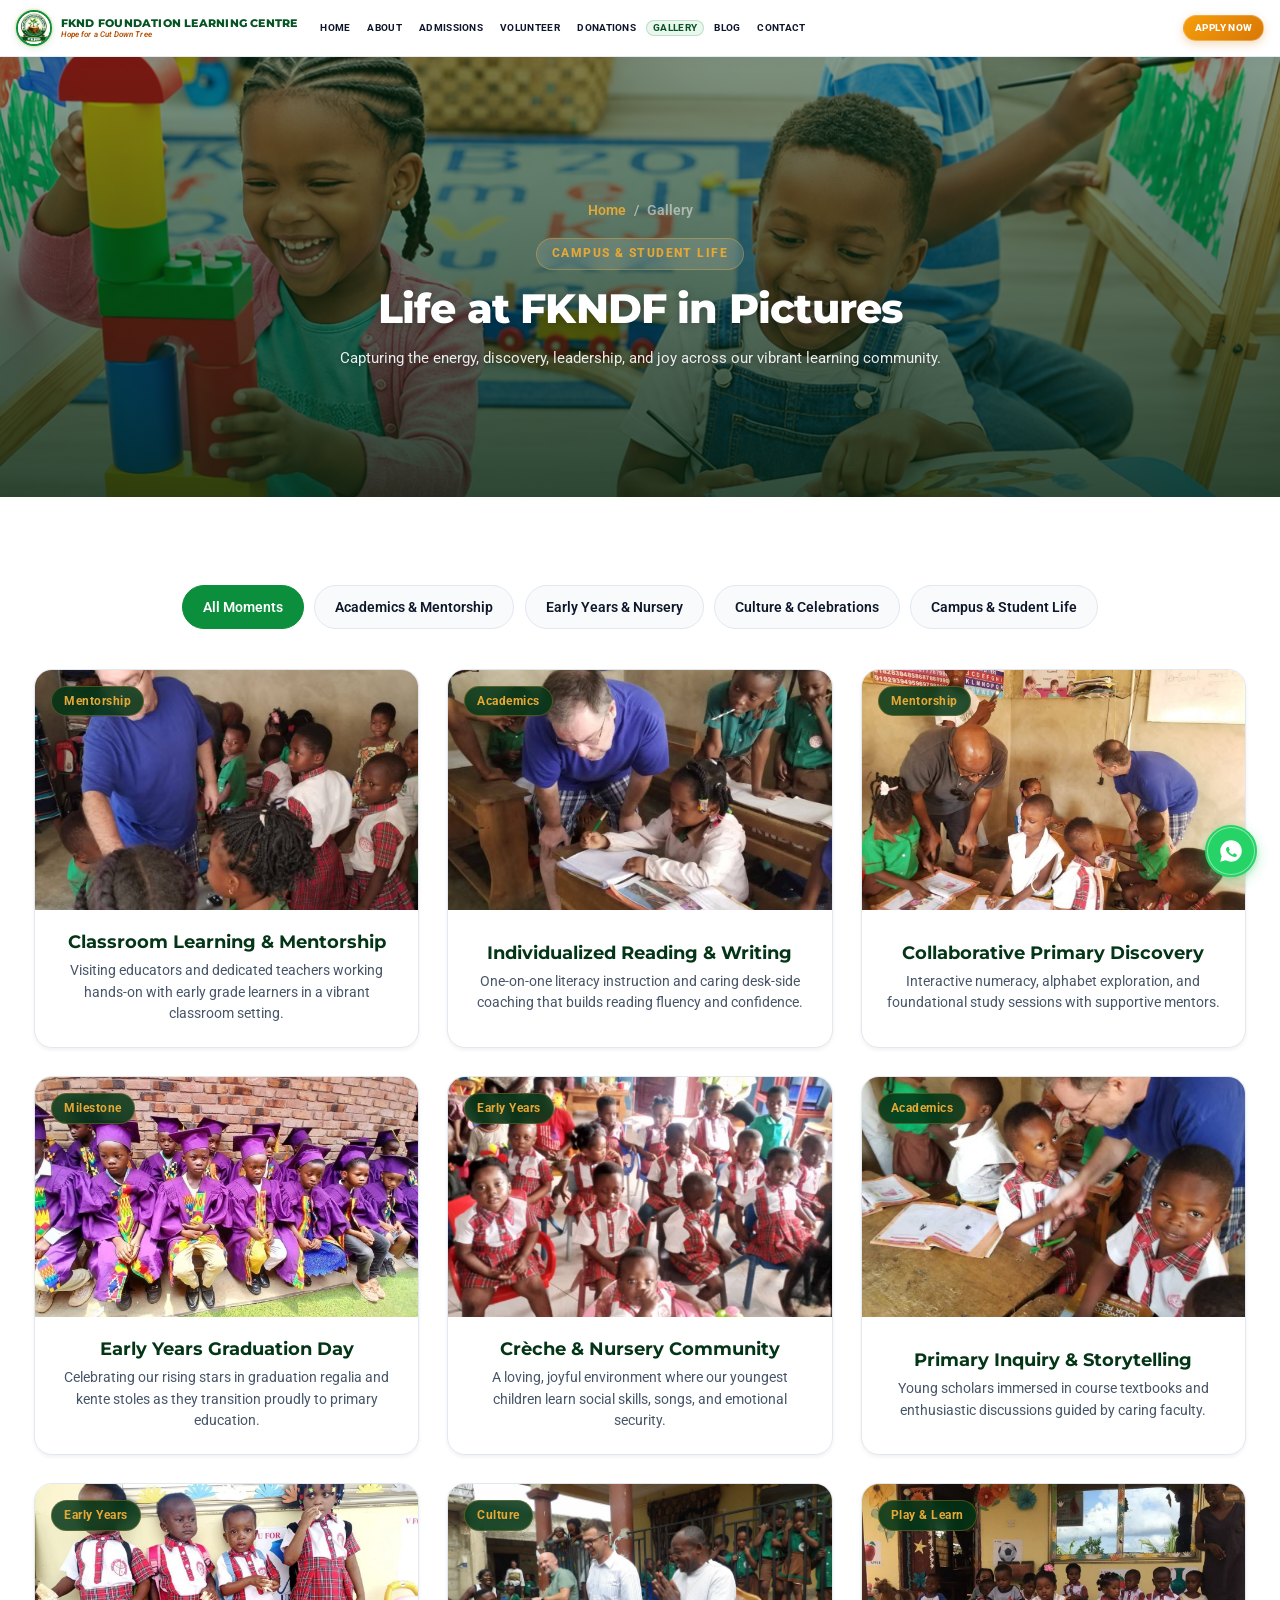
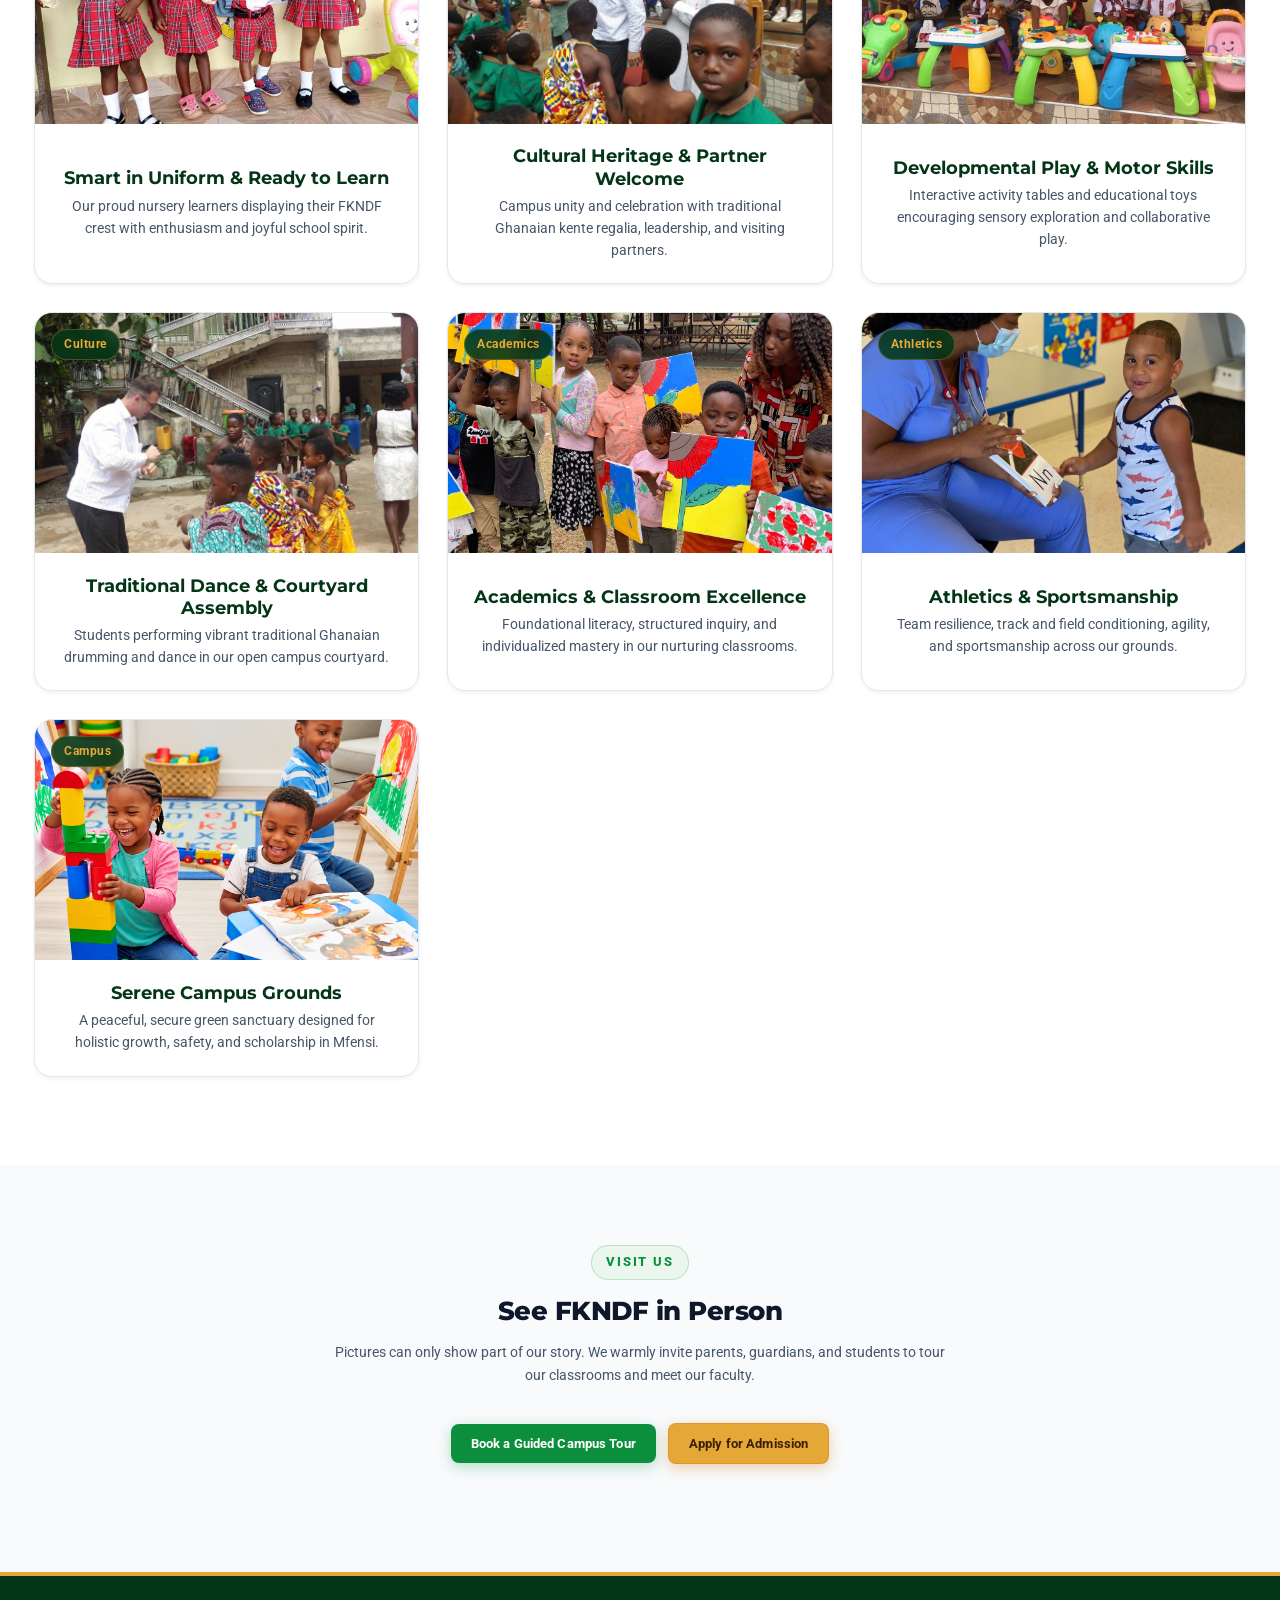
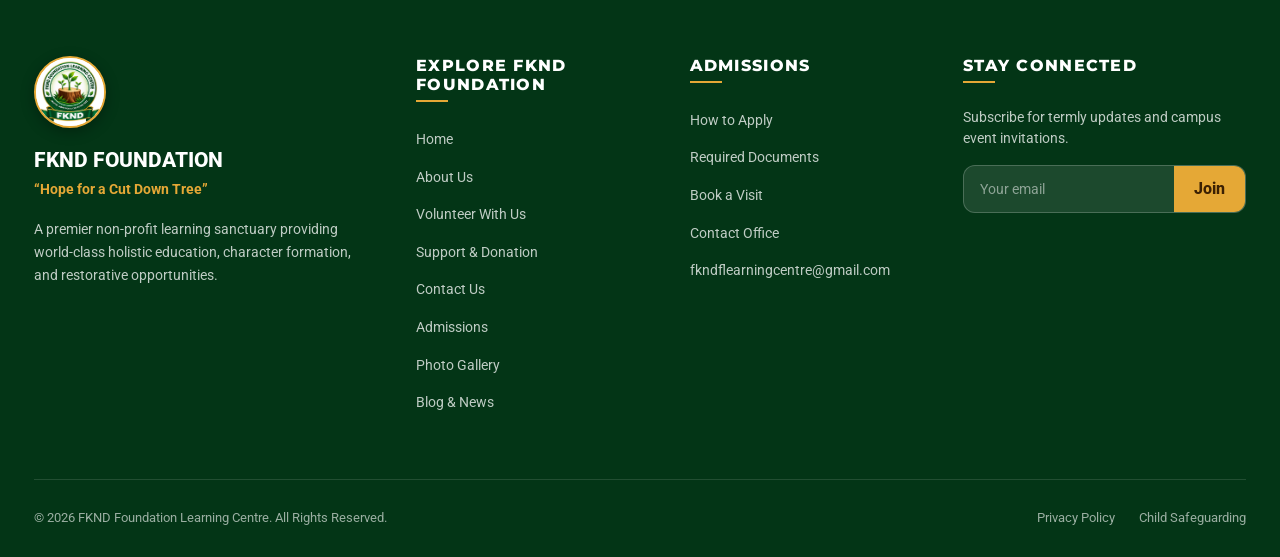
<file: gallery.html>
<!DOCTYPE html>
<html lang="en">
<head>
  <meta charset="UTF-8">
  <meta name="viewport" content="width=device-width, initial-scale=1.0">
  <title>Photo & Campus Gallery | FKND Foundation Learning Centre</title>
  <meta name="description" content="Explore life at FKND Foundation Learning Centre: modern STEM laboratories, active classrooms, athletic achievements, arts, and vibrant student community.">
  <link rel="icon" type="image/jpeg" href="logo.jpeg">
  <link rel="stylesheet" href="css/style.css?v=3.7">
</head>
<body>

  <!-- ==========================================================================
       DALLAS ISD INSPIRED: SPACIOUS CENTERED NAVBAR
       Left Wing: Home | About | Contact
       Center: Prominent FKNDF Crest Medallion
       Right Wing: Admissions | Gallery | Blog | APPLY NOW
       ========================================================================== -->
  <header class="site-header">
    <div class="header-container-spacious">
      <nav class="nav-wing nav-wing-left" aria-label="Primary Left Navigation">
        <a href="index.html" class="nav-anchor">Home</a>
        <a href="about.html" class="nav-anchor">About</a>
        <a href="admissions.html" class="nav-anchor">Admissions</a>
        <a href="volunteer.html" class="nav-anchor">Volunteer</a>
      </nav>

      <a href="index.html" class="nav-center-brand" aria-label="FKND Foundation Learning Centre Homepage">
        <div class="brand-crest-frame">
          <img src="logo.jpeg" alt="FKND Foundation Learning Centre Crest">
        </div>
        <div class="nav-brand-text">
          <span class="nav-brand-title">FKND FOUNDATION LEARNING CENTRE</span>
          <span class="nav-brand-motto">Hope for a Cut Down Tree</span>
        </div>
      </a>

      <nav class="nav-wing nav-wing-right" aria-label="Primary Right Navigation">
        <a href="donation.html" class="nav-anchor">Donations</a>
        <a href="gallery.html" class="nav-anchor active">Gallery</a>
        <a href="blog.html" class="nav-anchor">Blog</a>
        <a href="contact.html" class="nav-anchor">Contact</a>
        <button class="btn btn-apply btn-sm nav-apply-btn" data-open-modal="applyModal">
          APPLY NOW
        </button>
      </nav>

      <!-- Mobile Hamburger Toggle -->
      <button class="mobile-toggle-btn" id="mobileNavToggle" aria-label="Toggle navigation menu" aria-expanded="false" aria-controls="siteDropdownMenu">
        <span class="menu-label-text">
          <span class="label-open">Menu</span>
          <span class="label-close">Close</span>
        </span>
      </button>
    </div>

    <!-- Backdrop Scrim Overlay -->
    <div class="site-dropdown-backdrop" id="siteDropdownBackdrop" aria-hidden="true"></div>

    <!-- Floating Dropdown Menu Card (Desktop & Mobile - Streamlined Navigation) -->
    <div class="site-dropdown-menu" id="siteDropdownMenu" role="dialog" aria-modal="true" aria-label="Navigation Menu" aria-hidden="true">
      <div class="dropdown-menu-header">
        <div class="dropdown-brand-mini">
          <img src="logo.jpeg" alt="FKND Foundation Crest">
          <div>
            <strong>FKND FOUNDATION LEARNING CENTRE</strong>
            <span>“Hope for a Cut Down Tree”</span>
          </div>
        </div>
      </div>



      <nav class="dropdown-links-grid" aria-label="Site Links">
        <a href="index.html" class="dropdown-link-card" style="--delay: 1">
          <span class="dropdown-link-icon">
            <svg width="18" height="18" viewBox="0 0 24 24" fill="none" stroke="currentColor" stroke-width="2.2" stroke-linecap="round" stroke-linejoin="round"><path d="m3 9 9-7 9 7v11a2 2 0 0 1-2 2H5a2 2 0 0 1-2-2z"/><polyline points="9 22 9 12 15 12 15 22"/></svg>
          </span>
          <div class="dropdown-link-text">
            <span class="dropdown-link-title">Home</span>
          </div>
          <span class="dropdown-link-arrow">&rarr;</span>
        </a>

        <a href="about.html" class="dropdown-link-card" style="--delay: 2">
          <span class="dropdown-link-icon">
            <svg width="18" height="18" viewBox="0 0 24 24" fill="none" stroke="currentColor" stroke-width="2.2" stroke-linecap="round" stroke-linejoin="round"><circle cx="12" cy="12" r="10"/><path d="M12 16v-4"/><path d="M12 8h.01"/></svg>
          </span>
          <div class="dropdown-link-text">
            <span class="dropdown-link-title">About</span>
          </div>
          <span class="dropdown-link-arrow">&rarr;</span>
        </a>

        <a href="volunteer.html" class="dropdown-link-card" style="--delay: 3">
          <span class="dropdown-link-icon">
            <svg width="18" height="18" viewBox="0 0 24 24" fill="none" stroke="currentColor" stroke-width="2.2" stroke-linecap="round" stroke-linejoin="round"><path d="M16 21v-2a4 4 0 0 0-4-4H6a4 4 0 0 0-4 4v2"/><circle cx="9" cy="7" r="4"/><path d="M22 21v-2a4 4 0 0 0-3-3.87"/><path d="M16 3.13a4 4 0 0 1 0 7.75"/></svg>
          </span>
          <div class="dropdown-link-text">
            <span class="dropdown-link-title">Volunteer</span>
          </div>
          <span class="dropdown-link-arrow">&rarr;</span>
        </a>

        <a href="donation.html" class="dropdown-link-card" style="--delay: 4">
          <span class="dropdown-link-icon">
            <svg width="18" height="18" viewBox="0 0 24 24" fill="none" stroke="currentColor" stroke-width="2.2" stroke-linecap="round" stroke-linejoin="round"><path d="M19 14c1.49-1.46 3-3.21 3-5.5A5.5 5.5 0 0 0 16.5 3c-1.76 0-3 .5-4.5 2-1.5-1.5-2.74-2-4.5-2A5.5 5.5 0 0 0 2 8.5c0 2.3 1.5 4.05 3 5.5l7 7Z"/></svg>
          </span>
          <div class="dropdown-link-text">
            <span class="dropdown-link-title">Donations &amp; Giving</span>
          </div>
          <span class="dropdown-link-arrow">&rarr;</span>
        </a>

        <a href="admissions.html" class="dropdown-link-card" style="--delay: 5">
          <span class="dropdown-link-icon">
            <svg width="18" height="18" viewBox="0 0 24 24" fill="none" stroke="currentColor" stroke-width="2.2" stroke-linecap="round" stroke-linejoin="round"><path d="M22 10v6M2 10l10-5 10 5-10 5z"/><path d="M6 12v5c3 3 9 3 12 0v-5"/></svg>
          </span>
          <div class="dropdown-link-text">
            <span class="dropdown-link-title">Admissions</span>
          </div>
          <span class="dropdown-link-arrow">&rarr;</span>
        </a>

        <a href="gallery.html" class="dropdown-link-card active" style="--delay: 6">
          <span class="dropdown-link-icon">
            <svg width="18" height="18" viewBox="0 0 24 24" fill="none" stroke="currentColor" stroke-width="2.2" stroke-linecap="round" stroke-linejoin="round"><rect width="18" height="18" x="3" y="3" rx="2" ry="2"/><circle cx="9" cy="9" r="2"/><path d="m21 15-3.086-3.086a2 2 0 0 0-2.828 0L6 21"/></svg>
          </span>
          <div class="dropdown-link-text">
            <span class="dropdown-link-title">Gallery</span>
          </div>
          <span class="dropdown-link-arrow">&rarr;</span>
        </a>

        <a href="blog.html" class="dropdown-link-card" style="--delay: 7">
          <span class="dropdown-link-icon">
            <svg width="18" height="18" viewBox="0 0 24 24" fill="none" stroke="currentColor" stroke-width="2.2" stroke-linecap="round" stroke-linejoin="round"><path d="M4 22h16a2 2 0 0 0 2-2V4a2 2 0 0 0-2-2H8a2 2 0 0 0-2 2v16a2 2 0 0 1-2 2Zm0 0a2 2 0 0 1-2-2v-9c0-1.1.9-2 2-2h2"/><path d="M18 14h-8"/><path d="M15 18h-5"/><path d="M10 6h8v4h-8V6Z"/></svg>
          </span>
          <div class="dropdown-link-text">
            <span class="dropdown-link-title">Blog</span>
          </div>
          <span class="dropdown-link-arrow">&rarr;</span>
        </a>

        <a href="contact.html" class="dropdown-link-card" style="--delay: 8">
          <span class="dropdown-link-icon">
            <svg width="18" height="18" viewBox="0 0 24 24" fill="none" stroke="currentColor" stroke-width="2.2" stroke-linecap="round" stroke-linejoin="round"><path d="M20 10c0 6-8 12-8 12s-8-6-8-12a8 8 0 0 1 16 0Z"/><circle cx="12" cy="10" r="3"/></svg>
          </span>
          <div class="dropdown-link-text">
            <span class="dropdown-link-title">Contact</span>
          </div>
          <span class="dropdown-link-arrow">&rarr;</span>
        </a>
      </nav>

      <div class="dropdown-cta-bar" style="display: flex; gap: 0.75rem;">
        <a href="donation.html" class="btn btn-donate btn-sm" style="flex: 1;">DONATE NOW</a>
        <button class="btn btn-apply btn-sm dropdown-cta-btn" data-open-modal="applyModal" style="flex: 1;">APPLY NOW</button>
      </div>
    </div>
  </header>

  <main>
    <!-- Page Hero Banner with check.png Background -->
    <section class="page-hero-banner page-hero-gallery" style="background-image: linear-gradient(180deg, rgba(3, 53, 22, 0.45) 0%, rgba(3, 35, 15, 0.82) 100%), url('check.png'); background-size: cover; background-position: center;">
      <div class="container">
        <div class="breadcrumb-nav">
          <a href="index.html">Home</a> <span>/</span> <span>Gallery</span>
        </div>
        <div class="page-hero-tag">CAMPUS & STUDENT LIFE</div>
        <h1 class="section-title">Life at FKNDF in Pictures</h1>
        <p class="section-subtitle">
          Capturing the energy, discovery, leadership, and joy across our vibrant learning community.
        </p>
      </div>
    </section>

    <!-- Gallery Section -->
    <section class="section-wrapper white-bg">
      <div class="container">
        
        <!-- Category Filter Buttons: 5 Focus Areas -->
        <div class="gallery-filter-bar">
          <button class="gallery-filter-btn active" data-filter="all">All Moments</button>
          <button class="gallery-filter-btn" data-filter="academics">Academics & Mentorship</button>
          <button class="gallery-filter-btn" data-filter="early-years">Early Years & Nursery</button>
          <button class="gallery-filter-btn" data-filter="culture">Culture & Celebrations</button>
          <button class="gallery-filter-btn" data-filter="campus">Campus & Student Life</button>
        </div>

        <!-- Gallery Grid (14 High-Resolution Moments) -->
        <div class="gallery-grid">

          <!-- Image 1: Classroom Learning & Mentorship -->
          <div class="gallery-card" data-category="academics">
            <div class="gallery-card-thumb">
              <span class="gallery-badge">Mentorship</span>
              <img src="1.jpeg" alt="Classroom learning and interactive mentorship session at FKNDF Foundation Learning Centre" loading="lazy">
              <div class="gallery-overlay-icon" aria-hidden="true">
                <svg width="20" height="20" viewBox="0 0 24 24" fill="none" stroke="currentColor" stroke-width="2.2" stroke-linecap="round" stroke-linejoin="round"><circle cx="11" cy="11" r="8"></circle><line x1="21" y1="21" x2="16.65" y2="16.65"></line><line x1="11" y1="8" x2="11" y2="14"></line><line x1="8" y1="11" x2="14" y2="11"></line></svg>
              </div>
            </div>
            <div class="gallery-card-content">
              <h3 class="gallery-card-title">Classroom Learning & Mentorship</h3>
              <p class="gallery-card-desc">Visiting educators and dedicated teachers working hands-on with early grade learners in a vibrant classroom setting.</p>
            </div>
          </div>

          <!-- Image 2: Individualized Reading & Writing -->
          <div class="gallery-card" data-category="academics">
            <div class="gallery-card-thumb">
              <span class="gallery-badge">Academics</span>
              <img src="2.jpeg" alt="Student practicing reading and writing with educator at FKNDF learning desk" loading="lazy">
              <div class="gallery-overlay-icon" aria-hidden="true">
                <svg width="20" height="20" viewBox="0 0 24 24" fill="none" stroke="currentColor" stroke-width="2.2" stroke-linecap="round" stroke-linejoin="round"><circle cx="11" cy="11" r="8"></circle><line x1="21" y1="21" x2="16.65" y2="16.65"></line><line x1="11" y1="8" x2="11" y2="14"></line><line x1="8" y1="11" x2="14" y2="11"></line></svg>
              </div>
            </div>
            <div class="gallery-card-content">
              <h3 class="gallery-card-title">Individualized Reading & Writing</h3>
              <p class="gallery-card-desc">One-on-one literacy instruction and caring desk-side coaching that builds reading fluency and confidence.</p>
            </div>
          </div>

          <!-- Image 3: Collaborative Primary Discovery -->
          <div class="gallery-card" data-category="academics">
            <div class="gallery-card-thumb">
              <span class="gallery-badge">Mentorship</span>
              <img src="3.jpeg" alt="Young learners engaged in collaborative classroom study at FKNDF" loading="lazy">
              <div class="gallery-overlay-icon" aria-hidden="true">
                <svg width="20" height="20" viewBox="0 0 24 24" fill="none" stroke="currentColor" stroke-width="2.2" stroke-linecap="round" stroke-linejoin="round"><circle cx="11" cy="11" r="8"></circle><line x1="21" y1="21" x2="16.65" y2="16.65"></line><line x1="11" y1="8" x2="11" y2="14"></line><line x1="8" y1="11" x2="14" y2="11"></line></svg>
              </div>
            </div>
            <div class="gallery-card-content">
              <h3 class="gallery-card-title">Collaborative Primary Discovery</h3>
              <p class="gallery-card-desc">Interactive numeracy, alphabet exploration, and foundational study sessions with supportive mentors.</p>
            </div>
          </div>

          <!-- Image 4: Early Years Graduation Ceremony -->
          <div class="gallery-card" data-category="early-years">
            <div class="gallery-card-thumb">
              <span class="gallery-badge">Milestone</span>
              <img src="4.jpeg" alt="Preschool and kindergarten learners at FKNDF graduation ceremony in purple caps and gowns" loading="lazy">
              <div class="gallery-overlay-icon" aria-hidden="true">
                <svg width="20" height="20" viewBox="0 0 24 24" fill="none" stroke="currentColor" stroke-width="2.2" stroke-linecap="round" stroke-linejoin="round"><circle cx="11" cy="11" r="8"></circle><line x1="21" y1="21" x2="16.65" y2="16.65"></line><line x1="11" y1="8" x2="11" y2="14"></line><line x1="8" y1="11" x2="14" y2="11"></line></svg>
              </div>
            </div>
            <div class="gallery-card-content">
              <h3 class="gallery-card-title">Early Years Graduation Day</h3>
              <p class="gallery-card-desc">Celebrating our rising stars in graduation regalia and kente stoles as they transition proudly to primary education.</p>
            </div>
          </div>

          <!-- Image 5: Crèche & Nursery Community -->
          <div class="gallery-card" data-category="early-years">
            <div class="gallery-card-thumb">
              <span class="gallery-badge">Early Years</span>
              <img src="5.jpeg" alt="Nursery and crèche children gathered in FKNDF school uniforms with teachers" loading="lazy">
              <div class="gallery-overlay-icon" aria-hidden="true">
                <svg width="20" height="20" viewBox="0 0 24 24" fill="none" stroke="currentColor" stroke-width="2.2" stroke-linecap="round" stroke-linejoin="round"><circle cx="11" cy="11" r="8"></circle><line x1="21" y1="21" x2="16.65" y2="16.65"></line><line x1="11" y1="8" x2="11" y2="14"></line><line x1="8" y1="11" x2="14" y2="11"></line></svg>
              </div>
            </div>
            <div class="gallery-card-content">
              <h3 class="gallery-card-title">Crèche & Nursery Community</h3>
              <p class="gallery-card-desc">A loving, joyful environment where our youngest children learn social skills, songs, and emotional security.</p>
            </div>
          </div>

          <!-- Image 6: Primary Inquiry & Storytelling -->
          <div class="gallery-card" data-category="academics">
            <div class="gallery-card-thumb">
              <span class="gallery-badge">Academics</span>
              <img src="6.jpeg" alt="Primary school students reading Our World Our People textbooks with teacher at FKNDF" loading="lazy">
              <div class="gallery-overlay-icon" aria-hidden="true">
                <svg width="20" height="20" viewBox="0 0 24 24" fill="none" stroke="currentColor" stroke-width="2.2" stroke-linecap="round" stroke-linejoin="round"><circle cx="11" cy="11" r="8"></circle><line x1="21" y1="21" x2="16.65" y2="16.65"></line><line x1="11" y1="8" x2="11" y2="14"></line><line x1="8" y1="11" x2="14" y2="11"></line></svg>
              </div>
            </div>
            <div class="gallery-card-content">
              <h3 class="gallery-card-title">Primary Inquiry & Storytelling</h3>
              <p class="gallery-card-desc">Young scholars immersed in course textbooks and enthusiastic discussions guided by caring faculty.</p>
            </div>
          </div>

          <!-- Image 7: Smart in Uniform & Ready to Excel -->
          <div class="gallery-card" data-category="early-years">
            <div class="gallery-card-thumb">
              <span class="gallery-badge">Early Years</span>
              <img src="7.jpeg" alt="Four nursery students posing proudly in FKNDF school uniforms and backpacks" loading="lazy">
              <div class="gallery-overlay-icon" aria-hidden="true">
                <svg width="20" height="20" viewBox="0 0 24 24" fill="none" stroke="currentColor" stroke-width="2.2" stroke-linecap="round" stroke-linejoin="round"><circle cx="11" cy="11" r="8"></circle><line x1="21" y1="21" x2="16.65" y2="16.65"></line><line x1="11" y1="8" x2="11" y2="14"></line><line x1="8" y1="11" x2="14" y2="11"></line></svg>
              </div>
            </div>
            <div class="gallery-card-content">
              <h3 class="gallery-card-title">Smart in Uniform & Ready to Learn</h3>
              <p class="gallery-card-desc">Our proud nursery learners displaying their FKNDF crest with enthusiasm and joyful school spirit.</p>
            </div>
          </div>

          <!-- Image 8: Cultural Heritage & Partner Welcome -->
          <div class="gallery-card" data-category="culture">
            <div class="gallery-card-thumb">
              <span class="gallery-badge">Culture</span>
              <img src="8.jpeg" alt="School leaders, international guests, and students in kente cloth celebrating together on campus" loading="lazy">
              <div class="gallery-overlay-icon" aria-hidden="true">
                <svg width="20" height="20" viewBox="0 0 24 24" fill="none" stroke="currentColor" stroke-width="2.2" stroke-linecap="round" stroke-linejoin="round"><circle cx="11" cy="11" r="8"></circle><line x1="21" y1="21" x2="16.65" y2="16.65"></line><line x1="11" y1="8" x2="11" y2="14"></line><line x1="8" y1="11" x2="14" y2="11"></line></svg>
              </div>
            </div>
            <div class="gallery-card-content">
              <h3 class="gallery-card-title">Cultural Heritage & Partner Welcome</h3>
              <p class="gallery-card-desc">Campus unity and celebration with traditional Ghanaian kente regalia, leadership, and visiting partners.</p>
            </div>
          </div>

          <!-- Image 9: Developmental Play & Motor Skills -->
          <div class="gallery-card" data-category="early-years">
            <div class="gallery-card-thumb">
              <span class="gallery-badge">Play & Learn</span>
              <img src="9.jpeg" alt="Toddlers exploring educational toys and activity tables at FKNDF early childhood centre" loading="lazy">
              <div class="gallery-overlay-icon" aria-hidden="true">
                <svg width="20" height="20" viewBox="0 0 24 24" fill="none" stroke="currentColor" stroke-width="2.2" stroke-linecap="round" stroke-linejoin="round"><circle cx="11" cy="11" r="8"></circle><line x1="21" y1="21" x2="16.65" y2="16.65"></line><line x1="11" y1="8" x2="11" y2="14"></line><line x1="8" y1="11" x2="14" y2="11"></line></svg>
              </div>
            </div>
            <div class="gallery-card-content">
              <h3 class="gallery-card-title">Developmental Play & Motor Skills</h3>
              <p class="gallery-card-desc">Interactive activity tables and educational toys encouraging sensory exploration and collaborative play.</p>
            </div>
          </div>

          <!-- Image 10: Traditional Dance & Courtyard Assembly -->
          <div class="gallery-card" data-category="culture">
            <div class="gallery-card-thumb">
              <span class="gallery-badge">Culture</span>
              <img src="10.jpeg" alt="Students in traditional Ghanaian attire dancing with visiting educator in campus courtyard at FKNDF" loading="lazy">
              <div class="gallery-overlay-icon" aria-hidden="true">
                <svg width="20" height="20" viewBox="0 0 24 24" fill="none" stroke="currentColor" stroke-width="2.2" stroke-linecap="round" stroke-linejoin="round"><circle cx="11" cy="11" r="8"></circle><line x1="21" y1="21" x2="16.65" y2="16.65"></line><line x1="11" y1="8" x2="11" y2="14"></line><line x1="8" y1="11" x2="14" y2="11"></line></svg>
              </div>
            </div>
            <div class="gallery-card-content">
              <h3 class="gallery-card-title">Traditional Dance & Courtyard Assembly</h3>
              <p class="gallery-card-desc">Students performing vibrant traditional Ghanaian drumming and dance in our open campus courtyard.</p>
            </div>
          </div>

          <!-- Card 11: Academics & Classrooms -->
          <div class="gallery-card" data-category="academics">
            <div class="gallery-card-thumb">
              <span class="gallery-badge">Academics</span>
              <img src="academi.jpg" alt="Academics & Classrooms at FKND Foundation Learning Centre" loading="lazy">
              <div class="gallery-overlay-icon" aria-hidden="true">
                <svg width="20" height="20" viewBox="0 0 24 24" fill="none" stroke="currentColor" stroke-width="2.2" stroke-linecap="round" stroke-linejoin="round"><circle cx="11" cy="11" r="8"></circle><line x1="21" y1="21" x2="16.65" y2="16.65"></line><line x1="11" y1="8" x2="11" y2="14"></line><line x1="8" y1="11" x2="14" y2="11"></line></svg>
              </div>
            </div>
            <div class="gallery-card-content">
              <h3 class="gallery-card-title">Academics & Classroom Excellence</h3>
              <p class="gallery-card-desc">Foundational literacy, structured inquiry, and individualized mastery in our nurturing classrooms.</p>
            </div>
          </div>

          <!-- Card 12: Athletics & Sports -->
          <div class="gallery-card" data-category="campus">
            <div class="gallery-card-thumb">
              <span class="gallery-badge">Athletics</span>
              <img src="child health.jpg" alt="Athletics, sportsmanship and physical wellness at FKNDF" loading="lazy">
              <div class="gallery-overlay-icon" aria-hidden="true">
                <svg width="20" height="20" viewBox="0 0 24 24" fill="none" stroke="currentColor" stroke-width="2.2" stroke-linecap="round" stroke-linejoin="round"><circle cx="11" cy="11" r="8"></circle><line x1="21" y1="21" x2="16.65" y2="16.65"></line><line x1="11" y1="8" x2="11" y2="14"></line><line x1="8" y1="11" x2="14" y2="11"></line></svg>
              </div>
            </div>
            <div class="gallery-card-content">
              <h3 class="gallery-card-title">Athletics & Sportsmanship</h3>
              <p class="gallery-card-desc">Team resilience, track and field conditioning, agility, and sportsmanship across our grounds.</p>
            </div>
          </div>

          <!-- Card 14: Campus Grounds -->
          <div class="gallery-card" data-category="campus">
            <div class="gallery-card-thumb">
              <span class="gallery-badge">Campus</span>
              <img src="check.png" alt="Serene FKNDF campus grounds in Mfensi, Ghana" loading="lazy">
              <div class="gallery-overlay-icon" aria-hidden="true">
                <svg width="20" height="20" viewBox="0 0 24 24" fill="none" stroke="currentColor" stroke-width="2.2" stroke-linecap="round" stroke-linejoin="round"><circle cx="11" cy="11" r="8"></circle><line x1="21" y1="21" x2="16.65" y2="16.65"></line><line x1="11" y1="8" x2="11" y2="14"></line><line x1="8" y1="11" x2="14" y2="11"></line></svg>
              </div>
            </div>
            <div class="gallery-card-content">
              <h3 class="gallery-card-title">Serene Campus Grounds</h3>
              <p class="gallery-card-desc">A peaceful, secure green sanctuary designed for holistic growth, safety, and scholarship in Mfensi.</p>
            </div>
          </div>

        </div>

      </div>
    </section>

    <!-- Call to Experience Campus -->
    <section class="section-wrapper surface-bg" style="padding: 5rem 0;">
      <div class="container" style="text-align: center;">
        <div class="section-header-block center-block" style="max-width: 680px; margin: 0 auto; display: flex; flex-direction: column; align-items: center; text-align: center;">
          <span class="section-label" style="margin-bottom: 1rem;">Visit Us</span>
          <h2 class="section-title" style="margin-bottom: 0.85rem;">See FKNDF in Person</h2>
          <p class="section-subtitle center-block" style="margin-bottom: 2.25rem; max-width: 620px; line-height: 1.65; text-align: center;">
            Pictures can only show part of our story. We warmly invite parents, guardians, and students to tour our classrooms and meet our faculty.
          </p>
          <div class="hero-cta-row center-block" style="justify-content: center;">
            <button class="btn btn-primary" data-open-modal="tourModal" style="box-shadow: 0 4px 14px rgba(11, 143, 60, 0.28);">
              Book a Guided Campus Tour
            </button>
            <button class="btn btn-apply" data-open-modal="applyModal" style="box-shadow: 0 4px 14px rgba(217, 119, 6, 0.32);">
              Apply for Admission
            </button>
          </div>
        </div>
      </div>
    </section>
  </main>

  <!-- ==========================================================================
       IMAGE LIGHTBOX MODAL
       ========================================================================== -->
  <div class="lightbox-modal" id="lightboxModal">
    <div class="lightbox-container">
      <button class="lightbox-close-btn" id="lightboxCloseBtn" aria-label="Close Lightbox">✕</button>
      <div class="lightbox-img-wrap">
        <img id="lightboxImg" src="hero.png" alt="Enlarged gallery view">
      </div>
      <div class="lightbox-footer">
        <h3 id="lightboxTitle" style="color: var(--fknd-green-deep); margin-bottom: 0.35rem; font-size: 1.25rem;">Title</h3>
        <p id="lightboxDesc" style="color: var(--text-muted); margin: 0; font-size: 0.95rem;">Description</p>
      </div>
    </div>
  </div>

  <!-- ==========================================================================
       FOOTER
       ========================================================================== -->
  <footer class="site-footer">
    <div class="container">
      <div class="footer-main-columns">
        <div>
          <div class="footer-crest-frame">
            <img src="logo.jpeg" alt="FKNDF Crest">
          </div>
          <div class="footer-centre-name">FKND FOUNDATION</div>
          <span class="footer-centre-motto">“Hope for a Cut Down Tree”</span>
          <p class="footer-mission-blurb">
            A premier non-profit learning sanctuary providing world-class holistic education, character formation, and restorative opportunities.
          </p>
        </div>

        <div>
          <h4 class="footer-column-title">Explore FKND Foundation</h4>
          <ul class="footer-links-vertical">
            <li><a href="index.html" class="footer-link-item">Home</a></li>
            <li><a href="about.html" class="footer-link-item">About Us</a></li>
            <li><a href="volunteer.html" class="footer-link-item">Volunteer With Us</a></li>
            <li><a href="donation.html" class="footer-link-item">Support &amp; Donation</a></li>
            <li><a href="contact.html" class="footer-link-item">Contact Us</a></li>
            <li><a href="admissions.html" class="footer-link-item">Admissions</a></li>
            <li><a href="gallery.html" class="footer-link-item">Photo Gallery</a></li>
            <li><a href="blog.html" class="footer-link-item">Blog &amp; News</a></li>
          </ul>
        </div>

        <div>
          <h4 class="footer-column-title">Admissions</h4>
          <ul class="footer-links-vertical">
            <li><a href="admissions.html" class="footer-link-item">How to Apply</a></li>
            <li><a href="admissions.html#requirements" class="footer-link-item">Required Documents</a></li>
            <li><a href="#" class="footer-link-item" data-open-modal="tourModal">Book a Visit</a></li>
            <li><a href="contact.html" class="footer-link-item">Contact Office</a></li>
            <li><a href="mailto:fkndflearningcentre@gmail.com" class="footer-link-item" style="word-break: break-all;">fkndflearningcentre@gmail.com</a></li>
          </ul>
        </div>

        <div>
          <h4 class="footer-column-title">Stay Connected</h4>
          <div class="footer-newsletter-wrap">
            <p>Subscribe for termly updates and campus event invitations.</p>
            <form class="footer-email-box" action="https://formsubmit.co/fkndflearningcentre@gmail.com" method="POST">
              <input type="email" name="subscriber_email" placeholder="Your email" required>
              <button type="submit">Join</button>
            </form>
          </div>
        </div>
      </div>

      <div class="footer-legal-bar">
        <div>© 2026 FKND Foundation Learning Centre. All Rights Reserved.</div>
        <div class="footer-legal-links">
          <a href="#">Privacy Policy</a>
          <a href="#">Child Safeguarding</a>
        </div>
      </div>
    </div>
  </footer>

  <!-- Application Wizard & Tour Modals -->
  <div class="modal-overlay" id="applyModal" role="dialog" aria-modal="true" aria-labelledby="applyModalTitle">
    <div class="modal-card-box">
      <div class="modal-top-bar">
        <h3 id="applyModalTitle">Start Your FKNDF Application</h3>
        <button class="modal-close-trigger" aria-label="Close application modal">✕</button>
      </div>
      <div class="modal-scroll-body">
        <div class="wizard-progress-bar">
          <div class="wizard-step-indicator active"><div class="wizard-step-circle">1</div><span class="wizard-step-label">Student</span></div>
          <div class="wizard-step-indicator"><div class="wizard-step-circle">2</div><span class="wizard-step-label">Guardian</span></div>
          <div class="wizard-step-indicator"><div class="wizard-step-circle">3</div><span class="wizard-step-label">Academic</span></div>
          <div class="wizard-step-indicator"><div class="wizard-step-circle">4</div><span class="wizard-step-label">Submit</span></div>
        </div>
        <form id="admissionsWizardForm">
          <div class="wizard-step-pane" style="display: block;">
            <div class="form-group"><label>Student Full Legal Name *</label><input type="text" class="form-input" required></div>
            <div class="form-group"><label>Date of Birth *</label><input type="date" class="form-input" required></div>
            <div class="form-group">
              <label>Grade Level Applying For *</label>
              <select class="form-select" required>
                <option value="">Select entry level...</option>
                <option>Early Years (Ages 3-5)</option>
                <option>Primary School (Grades 1-6)</option>
                <option>Junior High School (Grades 7-9)</option>
                <option>Senior High School (Grades 10-12)</option>
              </select>
            </div>
          </div>
          <div class="wizard-step-pane" style="display: none;">
            <div class="form-group"><label>Parent / Guardian Name *</label><input type="text" class="form-input" required></div>
            <div class="form-group"><label>Mobile Phone *</label><input type="tel" class="form-input" required></div>
          </div>
          <div class="wizard-step-pane" style="display: none;">
            <div class="form-group"><label>Previous School Attended</label><input type="text" class="form-input"></div>
            <div class="form-group"><label>Preferred Entry Term</label><select class="form-select"><option>Term 1 (September)</option><option>Term 2 (January)</option><option>Term 3 (April / May)</option></select></div>
          </div>
          <div class="wizard-step-pane" style="display: none;">
            <div style="display: flex; flex-direction: column; gap: 0.5rem; margin-bottom: 1rem;">
              <label><input type="checkbox" required checked> Confirm all submitted information is accurate</label>
            </div>
          </div>
          <div class="wizard-button-row">
            <button type="button" class="btn btn-white btn-sm" id="wizardPrevBtn" style="visibility: hidden;">← Back</button>
            <button type="button" class="btn btn-primary" id="wizardNextBtn">Continue Next →</button>
            <button type="submit" class="btn btn-apply" id="wizardSubmitBtn" style="display: none;">Submit Application</button>
          </div>
        </form>
        <div id="wizardSuccessPane" style="display: none; text-align: center; padding: 2rem 1rem;">
          <div style="font-size: 2rem; color: var(--fknd-green);">✓</div>
          <h3 style="color: var(--fknd-green-dark); margin: 0.5rem 0;">Application Submitted!</h3>
          <p style="color: var(--text-muted);">Our Admissions office will contact you within 2 business days.</p>
        </div>
      </div>
    </div>
  </div>

  <div class="modal-overlay" id="tourModal" role="dialog" aria-modal="true">
    <div class="modal-card-box">
      <div class="modal-top-bar">
        <h3>Book a Campus Visit</h3>
        <button class="modal-close-trigger">✕</button>
      </div>
      <div class="modal-scroll-body">
        <form id="tourBookingForm">
          <div class="form-group"><label>Your Full Name *</label><input type="text" class="form-input" required></div>
          <div class="form-group"><label>Preferred Date *</label><input type="date" class="form-input" required></div>
          <div class="form-group"><label>Phone Number *</label><input type="tel" class="form-input" required></div>
          <button type="submit" class="btn btn-primary" style="width: 100%; margin-top: 1rem;">Confirm Tour</button>
        </form>
        <div id="tourSuccessPane" style="display: none; text-align: center; padding: 2rem 1rem;">
          <div style="font-size: 2rem; color: var(--fknd-green);">✓</div>
          <h3 style="color: var(--fknd-green-dark); margin: 0.5rem 0;">Visit Scheduled!</h3>
          <p style="color: var(--text-muted);">We look forward to welcoming you to our campus grounds.</p>
        </div>
      </div>
    </div>
  </div>

  <!-- Floating WhatsApp CTA Button (Small Round Circular Icon) -->
  <a href="https://wa.me/233559314479?text=Hello%20FKND%20Foundation,%20I%20have%20an%20inquiry." class="whatsapp-floating-btn" target="_blank" rel="noopener noreferrer" aria-label="Chat with FKND Foundation on WhatsApp">
    <span class="whatsapp-floating-pulse"></span>
    <svg viewBox="0 0 24 24"><path d="M12.04 2c-5.46 0-9.91 4.45-9.91 9.91 0 1.75.46 3.45 1.32 4.95L2.05 22l5.25-1.38c1.45.79 3.08 1.21 4.74 1.21 5.46 0 9.91-4.45 9.91-9.91 0-2.65-1.03-5.14-2.9-7.01A9.816 9.816 0 0 0 12.04 2zm5.78 14.15c-.24.67-1.39 1.28-1.92 1.36-.51.08-1.16.11-3.37-.8-2.4-1-3.95-3.44-4.07-3.6-.12-.16-.98-1.3-0.98-2.48 0-1.18.62-1.76.84-2 .22-.24.48-.3.64-.3.16 0 .32 0 .46.01.15.01.35-.06.55.42.21.49.71 1.73.77 1.86.06.13.1.28.02.44-.08.16-.12.26-.24.4-.12.14-.25.31-.36.42-.12.12-.25.25-.11.49.14.24.63 1.04 1.35 1.68.93.83 1.71 1.09 1.95 1.21.24.12.38.1.52-.06.14-.16.6-.7.76-.94.16-.24.32-.2.54-.12.22.08 1.4.66 1.64.78.24.12.4.18.46.28.06.1.06.58-.18 1.25z"/></svg>
  </a>

  <script src="js/main.js"></script>
</body>
</html>
</file>
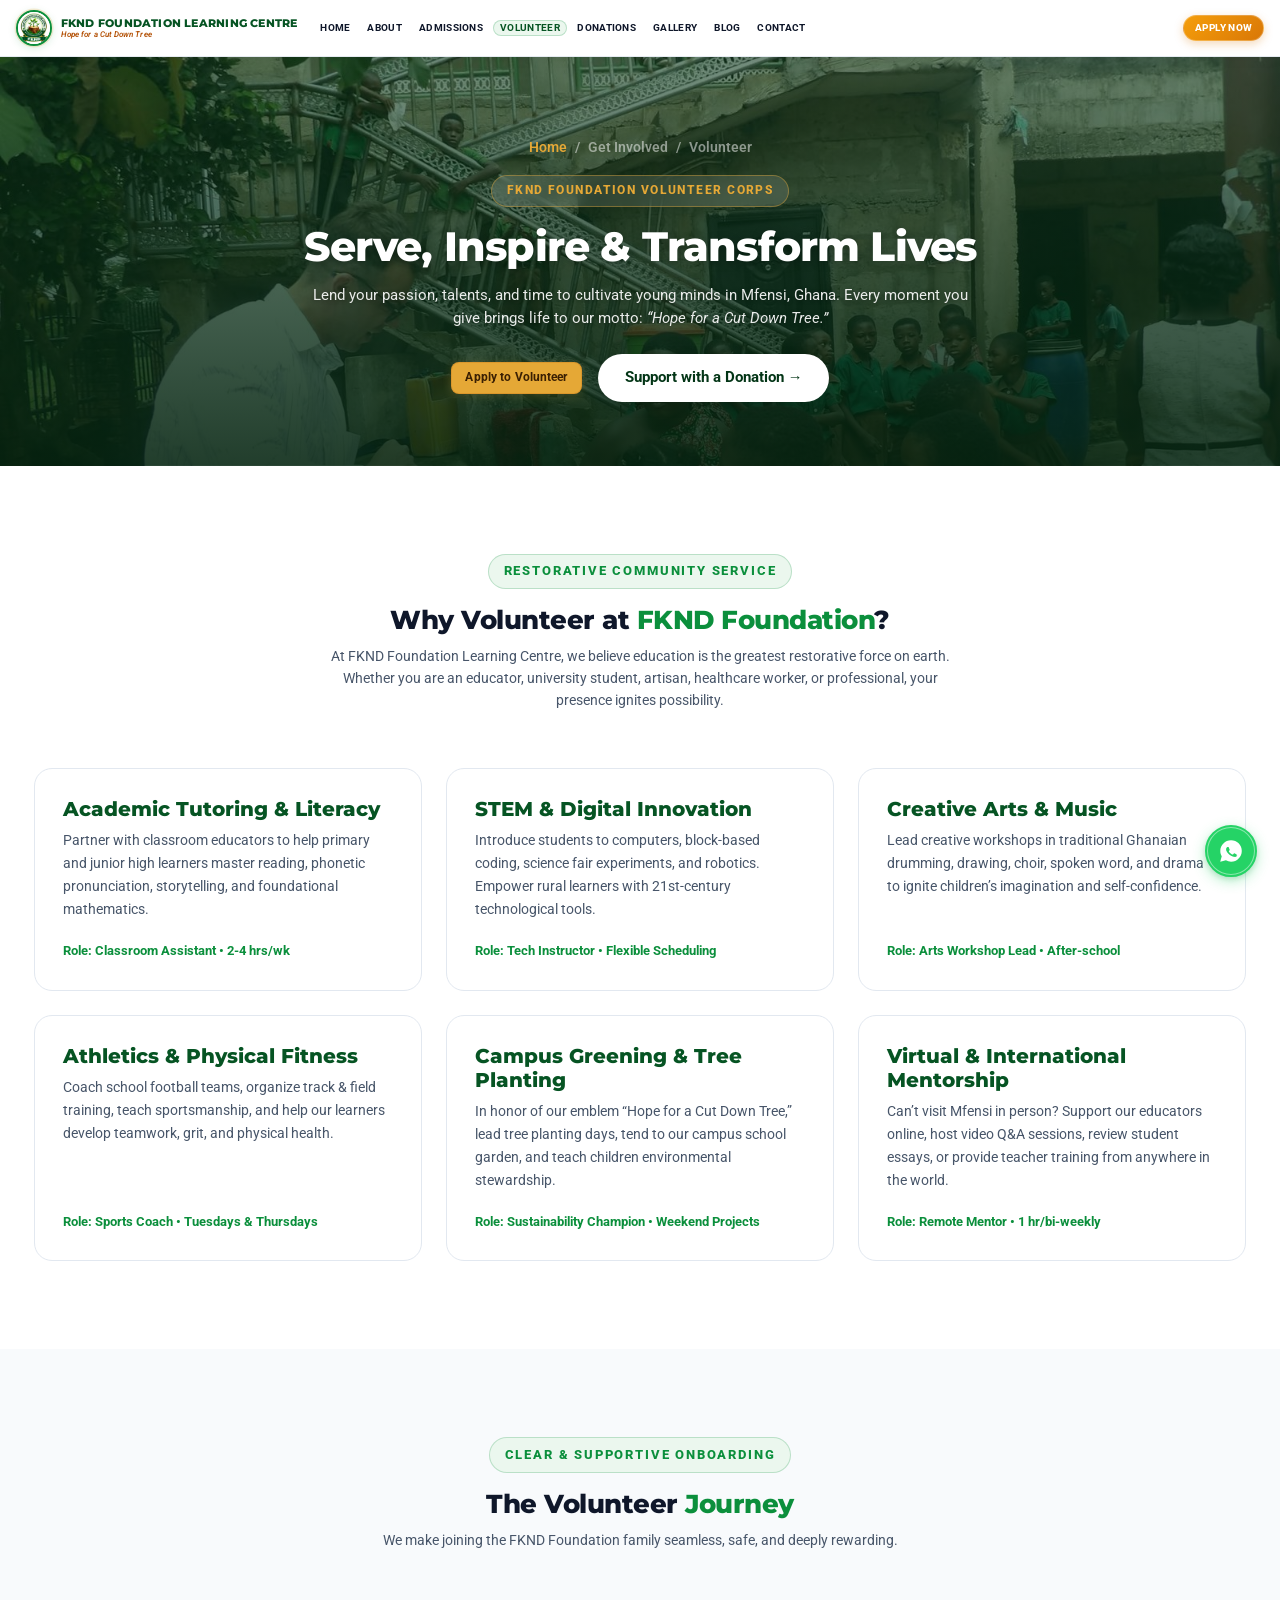
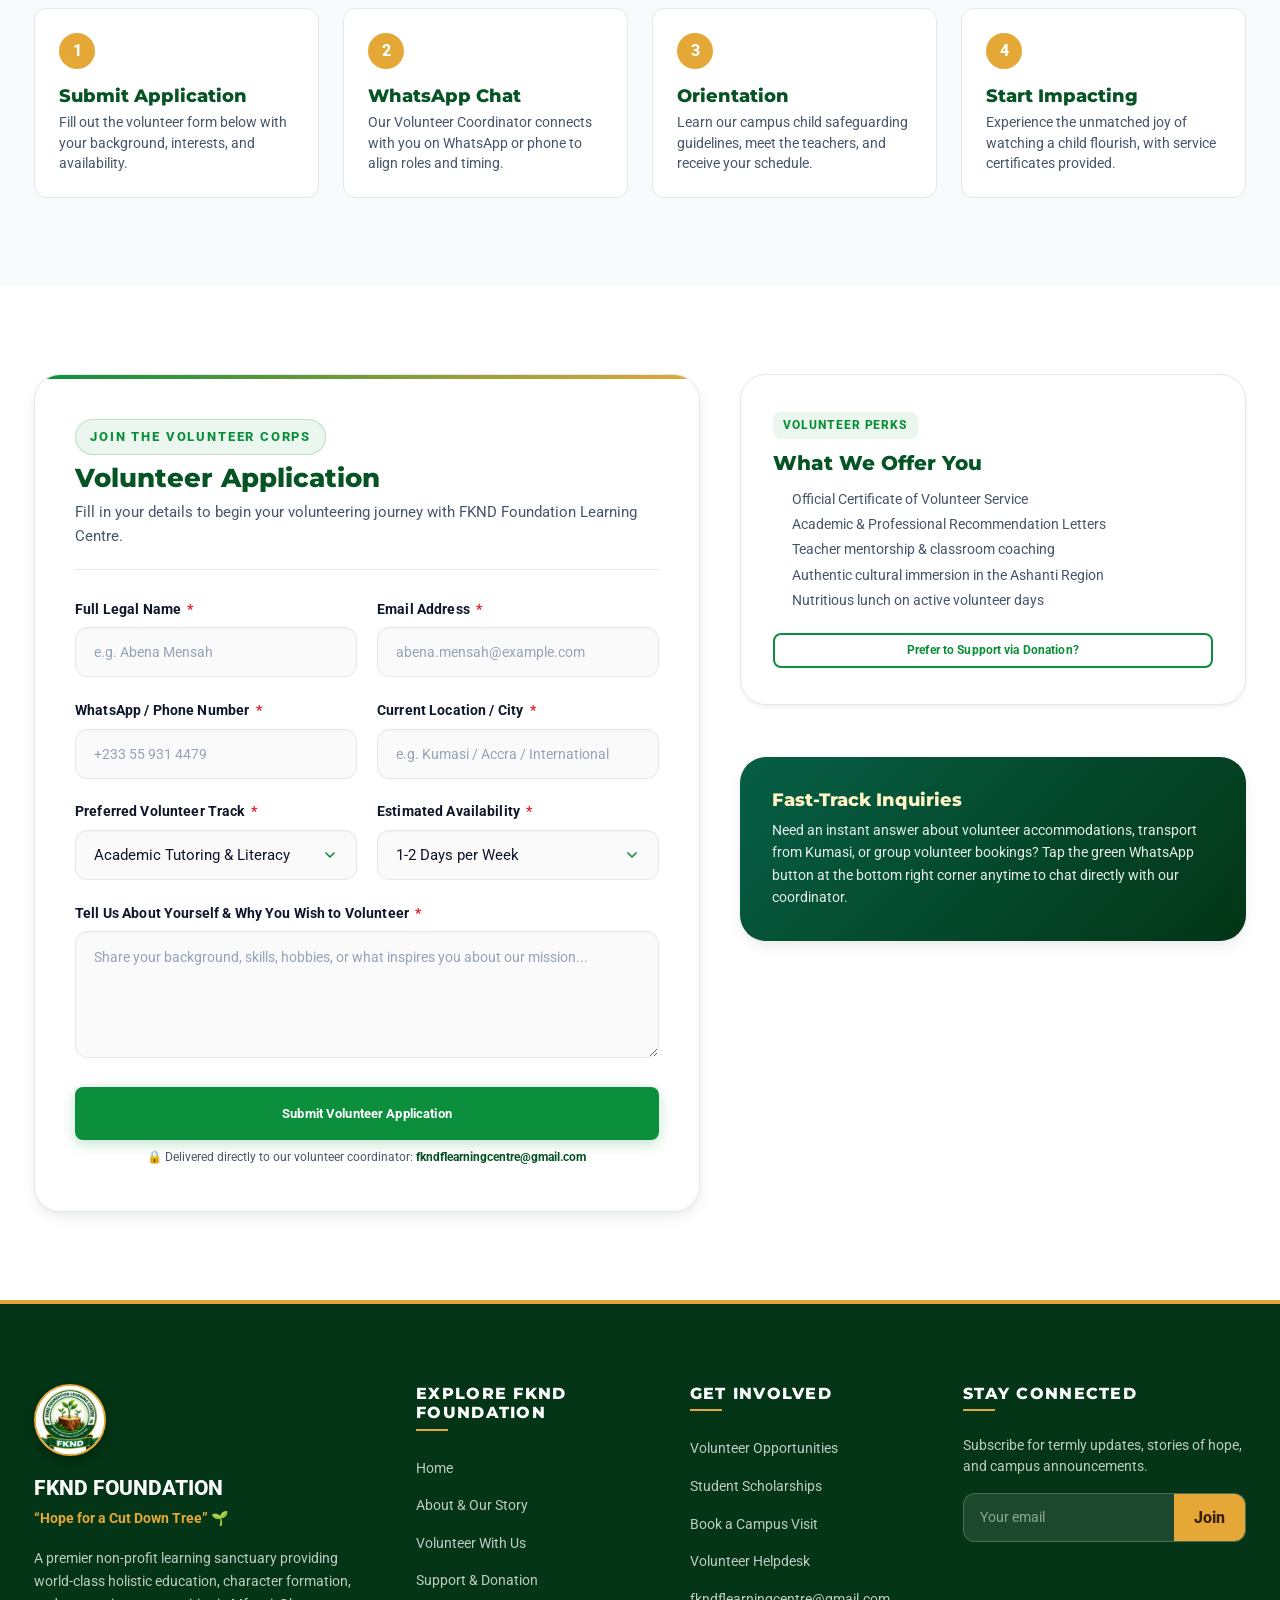
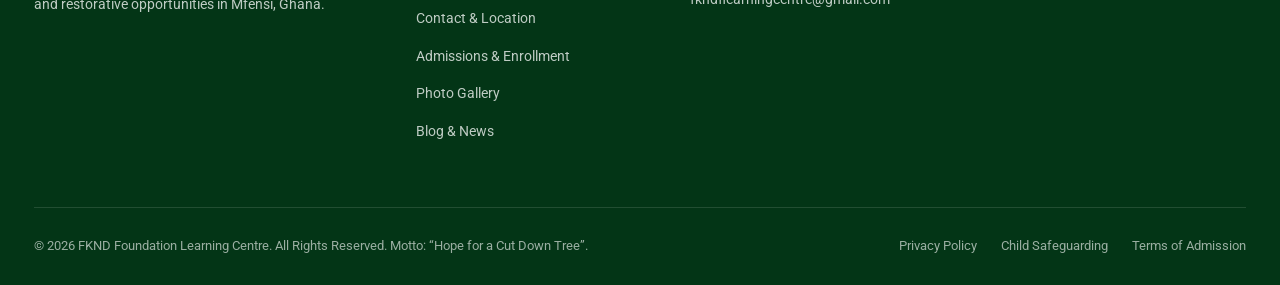
<file: volunteer.html>
<!DOCTYPE html>
<html lang="en">
<head>
  <meta charset="UTF-8">
  <meta name="viewport" content="width=device-width, initial-scale=1.0">
  <title>Volunteer With Us | FKND Foundation Learning Centre</title>
  <meta name="description" content="Volunteer with FKND Foundation Learning Centre in Mfensi, Ghana. Mentor learners, teach STEM, coach athletics, or support child literacy and nutrition.">
  <link rel="icon" type="image/jpeg" href="logo.jpeg">
  <link rel="stylesheet" href="css/style.css?v=3.7">
</head>
<body>

  <!-- ==========================================================================
       SPACIOUS INSTITUTIONAL NAVBAR
       Left Wing: Home | About | Volunteer | Contact
       Center: FKND Foundation Crest & Brand
       Right Wing: Admissions | Gallery | Blog | DONATE | APPLY NOW
       ========================================================================== -->
  <header class="site-header">
    <div class="header-container-spacious">
      <nav class="nav-wing nav-wing-left" aria-label="Primary Left Navigation">
        <a href="index.html" class="nav-anchor">Home</a>
        <a href="about.html" class="nav-anchor">About</a>
        <a href="admissions.html" class="nav-anchor">Admissions</a>
        <a href="volunteer.html" class="nav-anchor active">Volunteer</a>
      </nav>

      <a href="index.html" class="nav-center-brand" aria-label="FKND Foundation Learning Centre Homepage">
        <div class="brand-crest-frame">
          <img src="logo.jpeg" alt="FKND Foundation Crest">
        </div>
        <div class="nav-brand-text">
          <span class="nav-brand-title">FKND FOUNDATION LEARNING CENTRE</span>
          <span class="nav-brand-motto">Hope for a Cut Down Tree</span>
        </div>
      </a>

      <!-- Right Navigation Wing -->
      <nav class="nav-wing nav-wing-right" aria-label="Primary Right Navigation">
        <a href="donation.html" class="nav-anchor">Donations</a>
        <a href="gallery.html" class="nav-anchor">Gallery</a>
        <a href="blog.html" class="nav-anchor">Blog</a>
        <a href="contact.html" class="nav-anchor">Contact</a>
        <button class="btn btn-apply btn-sm nav-apply-btn" data-open-modal="applyModal">
          APPLY NOW
        </button>
      </nav>

      <!-- Mobile Hamburger Toggle -->
      <button class="mobile-toggle-btn" id="mobileNavToggle" aria-label="Toggle navigation menu" aria-expanded="false" aria-controls="siteDropdownMenu">
        <svg class="hamburger-icon-staggered" width="19" height="19" viewBox="0 0 24 24" fill="none" stroke="currentColor" stroke-width="2.35" stroke-linecap="round">
          <line class="hamburger-line hamburger-line-1" x1="3" y1="6" x2="21" y2="6"/>
          <line class="hamburger-line hamburger-line-2" x1="3" y1="12" x2="21" y2="12"/>
          <line class="hamburger-line hamburger-line-3" x1="3" y1="18" x2="21" y2="18"/>
        </svg>
        <span class="menu-label-text">
          <span class="label-open">Menu</span>
          <span class="label-close">Close</span>
        </span>
      </button>
    </div>

    <!-- Backdrop Scrim Overlay -->
    <div class="site-dropdown-backdrop" id="siteDropdownBackdrop" aria-hidden="true"></div>

    <!-- Navigation Dropdown Menu -->
    <div class="site-dropdown-menu" id="siteDropdownMenu" role="dialog" aria-modal="true" aria-label="Navigation Menu" aria-hidden="true">
      <div class="dropdown-menu-header">
        <div class="dropdown-brand-mini">
          <img src="logo.jpeg" alt="FKND Foundation Crest">
          <div>
            <strong>FKND FOUNDATION LEARNING CENTRE</strong>
            <span>“Hope for a Cut Down Tree”</span>
          </div>
        </div>
      </div>

      <nav class="dropdown-links-grid" aria-label="Site Links">
        <a href="index.html" class="dropdown-link-card" style="--delay: 1">
          <span class="dropdown-link-icon">
            <svg width="18" height="18" viewBox="0 0 24 24" fill="none" stroke="currentColor" stroke-width="2.2" stroke-linecap="round" stroke-linejoin="round"><path d="m3 9 9-7 9 7v11a2 2 0 0 1-2 2H5a2 2 0 0 1-2-2z"/><polyline points="9 22 9 12 15 12 15 22"/></svg>
          </span>
          <div class="dropdown-link-text">
            <span class="dropdown-link-title">Home</span>
          </div>
          <span class="dropdown-link-arrow">&rarr;</span>
        </a>

        <a href="about.html" class="dropdown-link-card" style="--delay: 2">
          <span class="dropdown-link-icon">
            <svg width="18" height="18" viewBox="0 0 24 24" fill="none" stroke="currentColor" stroke-width="2.2" stroke-linecap="round" stroke-linejoin="round"><circle cx="12" cy="12" r="10"/><path d="M12 16v-4"/><path d="M12 8h.01"/></svg>
          </span>
          <div class="dropdown-link-text">
            <span class="dropdown-link-title">About</span>
          </div>
          <span class="dropdown-link-arrow">&rarr;</span>
        </a>

        <a href="volunteer.html" class="dropdown-link-card active" style="--delay: 3">
          <span class="dropdown-link-icon">
            <svg width="18" height="18" viewBox="0 0 24 24" fill="none" stroke="currentColor" stroke-width="2.2" stroke-linecap="round" stroke-linejoin="round"><path d="M16 21v-2a4 4 0 0 0-4-4H6a4 4 0 0 0-4 4v2"/><circle cx="9" cy="7" r="4"/><path d="M22 21v-2a4 4 0 0 0-3-3.87"/><path d="M16 3.13a4 4 0 0 1 0 7.75"/></svg>
          </span>
          <div class="dropdown-link-text">
            <span class="dropdown-link-title">Volunteer</span>
          </div>
          <span class="dropdown-link-arrow">&rarr;</span>
        </a>

        <a href="donation.html" class="dropdown-link-card" style="--delay: 4">
          <span class="dropdown-link-icon">
            <svg width="18" height="18" viewBox="0 0 24 24" fill="none" stroke="currentColor" stroke-width="2.2" stroke-linecap="round" stroke-linejoin="round"><path d="M19 14c1.49-1.46 3-3.21 3-5.5A5.5 5.5 0 0 0 16.5 3c-1.76 0-3 .5-4.5 2-1.5-1.5-2.74-2-4.5-2A5.5 5.5 0 0 0 2 8.5c0 2.3 1.5 4.05 3 5.5l7 7Z"/></svg>
          </span>
          <div class="dropdown-link-text">
            <span class="dropdown-link-title">Donations & Giving</span>
          </div>
          <span class="dropdown-link-arrow">&rarr;</span>
        </a>

        <a href="admissions.html" class="dropdown-link-card" style="--delay: 5">
          <span class="dropdown-link-icon">
            <svg width="18" height="18" viewBox="0 0 24 24" fill="none" stroke="currentColor" stroke-width="2.2" stroke-linecap="round" stroke-linejoin="round"><path d="M22 10v6M2 10l10-5 10 5-10 5z"/><path d="M6 12v5c3 3 9 3 12 0v-5"/></svg>
          </span>
          <div class="dropdown-link-text">
            <span class="dropdown-link-title">Admissions</span>
          </div>
          <span class="dropdown-link-arrow">&rarr;</span>
        </a>

        <a href="gallery.html" class="dropdown-link-card" style="--delay: 6">
          <span class="dropdown-link-icon">
            <svg width="18" height="18" viewBox="0 0 24 24" fill="none" stroke="currentColor" stroke-width="2.2" stroke-linecap="round" stroke-linejoin="round"><rect width="18" height="18" x="3" y="3" rx="2" ry="2"/><circle cx="9" cy="9" r="2"/><path d="m21 15-3.086-3.086a2 2 0 0 0-2.828 0L6 21"/></svg>
          </span>
          <div class="dropdown-link-text">
            <span class="dropdown-link-title">Gallery</span>
          </div>
          <span class="dropdown-link-arrow">&rarr;</span>
        </a>

        <a href="blog.html" class="dropdown-link-card" style="--delay: 7">
          <span class="dropdown-link-icon">
            <svg width="18" height="18" viewBox="0 0 24 24" fill="none" stroke="currentColor" stroke-width="2.2" stroke-linecap="round" stroke-linejoin="round"><path d="M4 22h16a2 2 0 0 0 2-2V4a2 2 0 0 0-2-2H8a2 2 0 0 0-2 2v16a2 2 0 0 1-2 2Zm0 0a2 2 0 0 1-2-2v-9c0-1.1.9-2 2-2h2"/><path d="M18 14h-8"/><path d="M15 18h-5"/><path d="M10 6h8v4h-8V6Z"/></svg>
          </span>
          <div class="dropdown-link-text">
            <span class="dropdown-link-title">Blog</span>
          </div>
          <span class="dropdown-link-arrow">&rarr;</span>
        </a>

        <a href="contact.html" class="dropdown-link-card" style="--delay: 8">
          <span class="dropdown-link-icon">
            <svg width="18" height="18" viewBox="0 0 24 24" fill="none" stroke="currentColor" stroke-width="2.2" stroke-linecap="round" stroke-linejoin="round"><path d="M20 10c0 6-8 12-8 12s-8-6-8-12a8 8 0 0 1 16 0Z"/><circle cx="12" cy="10" r="3"/></svg>
          </span>
          <div class="dropdown-link-text">
            <span class="dropdown-link-title">Contact</span>
          </div>
          <span class="dropdown-link-arrow">&rarr;</span>
        </a>
      </nav>

      <div class="dropdown-cta-bar" style="display: flex; gap: 0.75rem;">
        <a href="donation.html" class="btn btn-donate btn-sm" style="flex: 1;">DONATE NOW</a>
        <button class="btn btn-apply btn-sm dropdown-cta-btn" data-open-modal="applyModal" style="flex: 1;">APPLY NOW</button>
      </div>
    </div>
  </header>

  <main>
    <!-- Page Hero Banner -->
    <section class="page-hero-banner page-hero-volunteer" style="background-image: linear-gradient(180deg, rgba(3, 53, 22, 0.55) 0%, rgba(3, 35, 15, 0.88) 100%), url('10.jpeg'); background-size: cover; background-position: center 25%;">
      <div class="container">
        <div class="breadcrumb-nav">
          <a href="index.html">Home</a> <span>/</span> <span>Get Involved</span> <span>/</span> <span>Volunteer</span>
        </div>
        <div class="page-hero-tag">FKND FOUNDATION VOLUNTEER CORPS</div>
        <h1 class="section-title">Serve, Inspire &amp; Transform Lives</h1>
        <p class="section-subtitle">
          Lend your passion, talents, and time to cultivate young minds in Mfensi, Ghana. Every moment you give brings life to our motto: <em>“Hope for a Cut Down Tree.”</em>
        </p>

        <div class="contact-hero-pills" style="margin-top: 1.5rem;">
          <a href="#volunteer-form" class="btn btn-apply btn-sm">Apply to Volunteer</a>
          <a href="donation.html" class="contact-pill-btn">Support with a Donation &rarr;</a>
        </div>
      </div>
    </section>

    <!-- Overview Section -->
    <section class="section-wrapper white-bg">
      <div class="container">
        <div class="section-header-block text-center center-block">
          <span class="section-label">Restorative Community Service</span>
          <h2 class="section-title">Why Volunteer at <span class="text-green">FKND Foundation</span>?</h2>
          <p class="section-subtitle center-block">
            At FKND Foundation Learning Centre, we believe education is the greatest restorative force on earth. Whether you are an educator, university student, artisan, healthcare worker, or professional, your presence ignites possibility.
          </p>
        </div>

        <!-- 6 Volunteer Opportunity Cards -->
        <div class="volunteer-roles-grid" style="margin-top: 2.5rem;">
          
          <div class="volunteer-role-card">
            <h3 style="font-size: 1.25rem; font-weight: 800; color: var(--fknd-green-dark); margin-bottom: 0.5rem;">Academic Tutoring &amp; Literacy</h3>
            <p style="font-size: 0.9rem; color: var(--text-muted); line-height: 1.6; margin-bottom: 1.25rem;">
              Partner with classroom educators to help primary and junior high learners master reading, phonetic pronunciation, storytelling, and foundational mathematics.
            </p>
            <div style="margin-top: auto; font-size: 0.8rem; font-weight: 700; color: var(--fknd-green);">
              Role: Classroom Assistant &bull; 2-4 hrs/wk
            </div>
          </div>

          <div class="volunteer-role-card">
            <h3 style="font-size: 1.25rem; font-weight: 800; color: var(--fknd-green-dark); margin-bottom: 0.5rem;">STEM &amp; Digital Innovation</h3>
            <p style="font-size: 0.9rem; color: var(--text-muted); line-height: 1.6; margin-bottom: 1.25rem;">
              Introduce students to computers, block-based coding, science fair experiments, and robotics. Empower rural learners with 21st-century technological tools.
            </p>
            <div style="margin-top: auto; font-size: 0.8rem; font-weight: 700; color: var(--fknd-green);">
              Role: Tech Instructor &bull; Flexible Scheduling
            </div>
          </div>

          <div class="volunteer-role-card">
            <h3 style="font-size: 1.25rem; font-weight: 800; color: var(--fknd-green-dark); margin-bottom: 0.5rem;">Creative Arts &amp; Music</h3>
            <p style="font-size: 0.9rem; color: var(--text-muted); line-height: 1.6; margin-bottom: 1.25rem;">
              Lead creative workshops in traditional Ghanaian drumming, drawing, choir, spoken word, and drama to ignite children’s imagination and self-confidence.
            </p>
            <div style="margin-top: auto; font-size: 0.8rem; font-weight: 700; color: var(--fknd-green);">
              Role: Arts Workshop Lead &bull; After-school
            </div>
          </div>

          <div class="volunteer-role-card">
            <h3 style="font-size: 1.25rem; font-weight: 800; color: var(--fknd-green-dark); margin-bottom: 0.5rem;">Athletics &amp; Physical Fitness</h3>
            <p style="font-size: 0.9rem; color: var(--text-muted); line-height: 1.6; margin-bottom: 1.25rem;">
              Coach school football teams, organize track &amp; field training, teach sportsmanship, and help our learners develop teamwork, grit, and physical health.
            </p>
            <div style="margin-top: auto; font-size: 0.8rem; font-weight: 700; color: var(--fknd-green);">
              Role: Sports Coach &bull; Tuesdays &amp; Thursdays
            </div>
          </div>

          <div class="volunteer-role-card">
            <h3 style="font-size: 1.25rem; font-weight: 800; color: var(--fknd-green-dark); margin-bottom: 0.5rem;">Campus Greening &amp; Tree Planting</h3>
            <p style="font-size: 0.9rem; color: var(--text-muted); line-height: 1.6; margin-bottom: 1.25rem;">
              In honor of our emblem “Hope for a Cut Down Tree,” lead tree planting days, tend to our campus school garden, and teach children environmental stewardship.
            </p>
            <div style="margin-top: auto; font-size: 0.8rem; font-weight: 700; color: var(--fknd-green);">
              Role: Sustainability Champion &bull; Weekend Projects
            </div>
          </div>

          <div class="volunteer-role-card">
            <h3 style="font-size: 1.25rem; font-weight: 800; color: var(--fknd-green-dark); margin-bottom: 0.5rem;">Virtual &amp; International Mentorship</h3>
            <p style="font-size: 0.9rem; color: var(--text-muted); line-height: 1.6; margin-bottom: 1.25rem;">
              Can’t visit Mfensi in person? Support our educators online, host video Q&amp;A sessions, review student essays, or provide teacher training from anywhere in the world.
            </p>
            <div style="margin-top: auto; font-size: 0.8rem; font-weight: 700; color: var(--fknd-green);">
              Role: Remote Mentor &bull; 1 hr/bi-weekly
            </div>
          </div>

        </div>
      </div>
    </section>

    <!-- How It Works: 4 Easy Steps -->
    <section class="section-wrapper surface-bg">
      <div class="container">
        <div class="section-header-block text-center center-block">
          <span class="section-label">Clear &amp; Supportive Onboarding</span>
          <h2 class="section-title">The Volunteer <span class="text-green">Journey</span></h2>
          <p class="section-subtitle center-block">
            We make joining the FKND Foundation family seamless, safe, and deeply rewarding.
          </p>
        </div>

        <div class="volunteer-steps-timeline">
          <div class="step-card">
            <div class="step-number-badge">1</div>
            <h4 style="font-size: 1.1rem; font-weight: 800; color: var(--fknd-green-dark); margin-bottom: 0.4rem;">Submit Application</h4>
            <p style="font-size: 0.85rem; color: var(--text-muted); line-height: 1.5; margin: 0;">
              Fill out the volunteer form below with your background, interests, and availability.
            </p>
          </div>

          <div class="step-card">
            <div class="step-number-badge">2</div>
            <h4 style="font-size: 1.1rem; font-weight: 800; color: var(--fknd-green-dark); margin-bottom: 0.4rem;">WhatsApp Chat</h4>
            <p style="font-size: 0.85rem; color: var(--text-muted); line-height: 1.5; margin: 0;">
              Our Volunteer Coordinator connects with you on WhatsApp or phone to align roles and timing.
            </p>
          </div>

          <div class="step-card">
            <div class="step-number-badge">3</div>
            <h4 style="font-size: 1.1rem; font-weight: 800; color: var(--fknd-green-dark); margin-bottom: 0.4rem;">Orientation</h4>
            <p style="font-size: 0.85rem; color: var(--text-muted); line-height: 1.5; margin: 0;">
              Learn our campus child safeguarding guidelines, meet the teachers, and receive your schedule.
            </p>
          </div>

          <div class="step-card">
            <div class="step-number-badge">4</div>
            <h4 style="font-size: 1.1rem; font-weight: 800; color: var(--fknd-green-dark); margin-bottom: 0.4rem;">Start Impacting</h4>
            <p style="font-size: 0.85rem; color: var(--text-muted); line-height: 1.5; margin: 0;">
              Experience the unmatched joy of watching a child flourish, with service certificates provided.
            </p>
          </div>
        </div>
      </div>
    </section>

    <!-- Volunteer Application Form Section -->
    <section class="section-wrapper white-bg" id="volunteer-form">
      <div class="container contact-main-grid">
        <!-- Form Left Column -->
        <div class="contact-form-card">
          <div class="contact-form-header">
            <span class="section-label" style="margin-bottom: 0.5rem;">Join the Volunteer Corps</span>
            <h3 style="font-size: 1.6rem; font-weight: 800; color: var(--fknd-green-dark); margin-bottom: 0.4rem;">Volunteer Application</h3>
            <p style="color: var(--text-muted); font-size: 0.95rem;">
              Fill in your details to begin your volunteering journey with FKND Foundation Learning Centre.
            </p>
          </div>

          <div id="volunteerSuccessAlert" style="display: none; background: #DCFCE7; border: 1px solid #86EFAC; border-radius: var(--radius-md); padding: 1.25rem; margin-bottom: 1.5rem; color: #166534; font-size: 0.92rem;">
            <strong>Medasi pa! (Thank you!)</strong> Your volunteer application has been received. Our coordinator will contact you via WhatsApp or email within 24 hours.
          </div>

          <form id="volunteerApplicationForm" action="https://formsubmit.co/fkndflearningcentre@gmail.com" method="POST">
            <input type="hidden" name="_subject" value="New Volunteer Application - FKND Foundation">
            <input type="hidden" name="_captcha" value="false">
            <input type="hidden" name="_template" value="table">
            <div class="form-row-2col">
              <div class="form-group">
                <label>Full Legal Name <span class="required">*</span></label>
                <input type="text" name="volunteer_name" class="form-input" placeholder="e.g. Abena Mensah" required>
              </div>
              <div class="form-group">
                <label>Email Address <span class="required">*</span></label>
                <input type="email" name="email" class="form-input" placeholder="abena.mensah@example.com" required>
              </div>
            </div>

            <div class="form-row-2col">
              <div class="form-group">
                <label>WhatsApp / Phone Number <span class="required">*</span></label>
                <input type="tel" name="phone_whatsapp" class="form-input" placeholder="+233 55 931 4479" required>
              </div>
              <div class="form-group">
                <label>Current Location / City <span class="required">*</span></label>
                <input type="text" name="location_city" class="form-input" placeholder="e.g. Kumasi / Accra / International" required>
              </div>
            </div>

            <div class="form-row-2col">
              <div class="form-group">
                <label>Preferred Volunteer Track <span class="required">*</span></label>
                <select name="volunteer_track" class="form-select" required>
                  <option value="literacy">Academic Tutoring &amp; Literacy</option>
                  <option value="stem">STEM &amp; Computer Literacy</option>
                  <option value="arts">Creative Arts, Music &amp; Drama</option>
                  <option value="sports">Athletics &amp; Physical Fitness</option>
                  <option value="greening">Campus Greening &amp; Tree Planting</option>
                  <option value="remote">Virtual / International Mentorship</option>
                  <option value="general">General Support / Where Needed Most</option>
                </select>
              </div>
              <div class="form-group">
                <label>Estimated Availability <span class="required">*</span></label>
                <select name="availability" class="form-select" required>
                  <option value="weekly">1-2 Days per Week</option>
                  <option value="weekends">Weekends Only</option>
                  <option value="summer">School Vacation / Gap Period</option>
                  <option value="fulltime">Full-Time Intensive (1-3 Months)</option>
                  <option value="remote">Online Evenings / Flexible</option>
                </select>
              </div>
            </div>

            <div class="form-group">
              <label>Tell Us About Yourself &amp; Why You Wish to Volunteer <span class="required">*</span></label>
              <textarea name="volunteer_statement" class="form-textarea" rows="4" placeholder="Share your background, skills, hobbies, or what inspires you about our mission..." required></textarea>
            </div>

            <button type="submit" class="btn btn-primary" style="width: 100%; justify-content: center; padding: 1rem; font-weight: 700;">
              <span>Submit Volunteer Application</span>
            </button>
            <p style="font-size: 0.76rem; color: var(--text-muted); margin-top: 0.5rem; text-align: center;">
              🔒 Delivered directly to our volunteer coordinator: <strong style="color: var(--fknd-green-dark);">fkndflearningcentre@gmail.com</strong>
            </p>
          </form>
        </div>

        <!-- Sidebar Right Column -->
        <div class="contact-sidebar-wrap">
          <!-- Benefits Card -->
          <div class="contact-tour-card">
            <span class="news-category-badge" style="margin-bottom: 0.75rem; display: inline-block;">Volunteer Perks</span>
            <h3 style="font-size: 1.25rem; font-weight: 800; color: var(--fknd-green-dark); margin-bottom: 0.75rem;">
              What We Offer You
            </h3>
            <ul style="font-size: 0.88rem; color: var(--text-muted); line-height: 1.8; padding-left: 1.2rem; margin: 0 0 1.25rem 0;">
              <li>Official Certificate of Volunteer Service</li>
              <li>Academic &amp; Professional Recommendation Letters</li>
              <li>Teacher mentorship &amp; classroom coaching</li>
              <li>Authentic cultural immersion in the Ashanti Region</li>
              <li>Nutritious lunch on active volunteer days</li>
            </ul>
            <a href="donation.html" class="btn btn-outline-green btn-sm" style="width: 100%; justify-content: center;">
              Prefer to Support via Donation?
            </a>
          </div>

          <!-- Fast-Track Inquiries Card -->
          <div class="contact-hotline-card" style="margin-top: 1.5rem; background: linear-gradient(135deg, #065F46 0%, #033516 100%);">
            <h4 style="color: #FEF3C7; font-size: 1.15rem; font-weight: 800; margin-bottom: 0.5rem;">Fast-Track Inquiries</h4>
            <p style="color: rgba(255, 255, 255, 0.9); font-size: 0.88rem; line-height: 1.6; margin-bottom: 0;">
              Need an instant answer about volunteer accommodations, transport from Kumasi, or group volunteer bookings? Tap the green WhatsApp button at the bottom right corner anytime to chat directly with our coordinator.
            </p>
          </div>
        </div>
      </div>
    </section>
  </main>

  <!-- ==========================================================================
       INSTITUTIONAL FOOTER
       ========================================================================== -->
  <footer class="site-footer">
    <div class="container">
      <div class="footer-main-columns">
        <div>
          <div class="footer-crest-frame">
            <img src="logo.jpeg" alt="FKND Foundation Crest">
          </div>
          <div class="footer-centre-name">FKND FOUNDATION</div>
          <span class="footer-centre-motto">“Hope for a Cut Down Tree” 🌱</span>
          <p class="footer-mission-blurb">
            A premier non-profit learning sanctuary providing world-class holistic education, character formation, and restorative opportunities in Mfensi, Ghana.
          </p>
        </div>

        <div>
          <h4 class="footer-column-title">Explore FKND Foundation</h4>
          <ul class="footer-links-vertical">
            <li><a href="index.html" class="footer-link-item">Home</a></li>
            <li><a href="about.html" class="footer-link-item">About &amp; Our Story</a></li>
            <li><a href="volunteer.html" class="footer-link-item">Volunteer With Us</a></li>
            <li><a href="donation.html" class="footer-link-item">Support &amp; Donation</a></li>
            <li><a href="contact.html" class="footer-link-item">Contact &amp; Location</a></li>
            <li><a href="admissions.html" class="footer-link-item">Admissions &amp; Enrollment</a></li>
            <li><a href="gallery.html" class="footer-link-item">Photo Gallery</a></li>
            <li><a href="blog.html" class="footer-link-item">Blog &amp; News</a></li>
          </ul>
        </div>

        <div>
          <h4 class="footer-column-title">Get Involved</h4>
          <ul class="footer-links-vertical">
            <li><a href="volunteer.html" class="footer-link-item">Volunteer Opportunities</a></li>
            <li><a href="donation.html" class="footer-link-item">Student Scholarships</a></li>
            <li><a href="#" class="footer-link-item" data-open-modal="tourModal">Book a Campus Visit</a></li>
            <li><a href="tel:+233559314479" class="footer-link-item">Volunteer Helpdesk</a></li>
            <li><a href="mailto:fkndflearningcentre@gmail.com" class="footer-link-item" style="word-break: break-all;">fkndflearningcentre@gmail.com</a></li>
          </ul>
        </div>

        <div>
          <h4 class="footer-column-title">Stay Connected</h4>
          <div class="footer-newsletter-wrap">
            <p>Subscribe for termly updates, stories of hope, and campus announcements.</p>
            <form class="footer-email-box" action="https://formsubmit.co/fkndflearningcentre@gmail.com" method="POST">
              <input type="email" name="subscriber_email" placeholder="Your email" required>
              <button type="submit">Join</button>
            </form>
          </div>
        </div>
      </div>

      <div class="footer-legal-bar">
        <div>
          &copy; 2026 FKND Foundation Learning Centre. All Rights Reserved. Motto: “Hope for a Cut Down Tree”.
        </div>
        <div class="footer-legal-links">
          <a href="#">Privacy Policy</a>
          <a href="#">Child Safeguarding</a>
          <a href="#">Terms of Admission</a>
        </div>
      </div>
    </div>
  </footer>

  <!-- Floating WhatsApp CTA Button (Small Round Circular Icon) -->
  <a href="https://wa.me/233559314479?text=Hello%20FKND%20Foundation,%20I%20am%20interested%20in%20volunteering." class="whatsapp-floating-btn" target="_blank" rel="noopener noreferrer" aria-label="Chat with FKND Foundation on WhatsApp">
    <span class="whatsapp-floating-pulse"></span>
    <svg viewBox="0 0 24 24"><path d="M12.04 2c-5.46 0-9.91 4.45-9.91 9.91 0 1.75.46 3.45 1.32 4.95L2.05 22l5.25-1.38c1.45.79 3.08 1.21 4.74 1.21 5.46 0 9.91-4.45 9.91-9.91 0-2.65-1.03-5.14-2.9-7.01A9.816 9.816 0 0 0 12.04 2zm5.78 14.15c-.24.67-1.39 1.28-1.92 1.36-.51.08-1.16.11-3.37-.8-2.4-1-3.95-3.44-4.07-3.6-.12-.16-.98-1.3-0.98-2.48 0-1.18.62-1.76.84-2 .22-.24.48-.3.64-.3.16 0 .32 0 .46.01.15.01.35-.06.55.42.21.49.71 1.73.77 1.86.06.13.1.28.02.44-.08.16-.12.26-.24.4-.12.14-.25.31-.36.42-.12.12-.25.25-.11.49.14.24.63 1.04 1.35 1.68.93.83 1.71 1.09 1.95 1.21.24.12.38.1.52-.06.14-.16.6-.7.76-.94.16-.24.32-.2.54-.12.22.08 1.4.66 1.64.78.24.12.4.18.46.28.06.1.06.58-.18 1.25z"/></svg>
  </a>

  <!-- 4-Step Application Modal -->
  <div class="modal-overlay" id="applyModal" role="dialog" aria-modal="true" aria-labelledby="applyModalTitle">
    <div class="modal-card-box">
      <div class="modal-top-bar">
        <h3 id="applyModalTitle">Start Your FKND Foundation Application</h3>
        <button class="modal-close-trigger" aria-label="Close application modal">✕</button>
      </div>

      <div class="modal-scroll-body">
        <div class="wizard-progress-bar">
          <div class="wizard-step-indicator active"><div class="wizard-step-circle">1</div><span class="wizard-step-label">Student</span></div>
          <div class="wizard-step-indicator"><div class="wizard-step-circle">2</div><span class="wizard-step-label">Guardian</span></div>
          <div class="wizard-step-indicator"><div class="wizard-step-circle">3</div><span class="wizard-step-label">Academics</span></div>
          <div class="wizard-step-indicator"><div class="wizard-step-circle">4</div><span class="wizard-step-label">Review</span></div>
        </div>

        <form id="admissionsWizardForm">
          <div class="wizard-stage-panel active" data-step="1">
            <h4 style="margin-bottom: 0.85rem; color: var(--fknd-green-dark);">Stage 1: Student Information</h4>
            <div class="form-group"><label>Student Full Name *</label><input type="text" class="form-input" required></div>
            <div class="form-row-2col">
              <div class="form-group"><label>Date of Birth *</label><input type="date" class="form-input" required></div>
              <div class="form-group"><label>Gender *</label><select class="form-select" required><option value="">Select...</option><option value="M">Male</option><option value="F">Female</option></select></div>
            </div>
            <div class="wizard-nav-btns"><button type="button" class="btn btn-primary wizard-next-step">Next Step &rarr;</button></div>
          </div>
          <div class="wizard-stage-panel" data-step="2">
            <h4 style="margin-bottom: 0.85rem; color: var(--fknd-green-dark);">Stage 2: Parent / Guardian</h4>
            <div class="form-group"><label>Guardian Full Name *</label><input type="text" class="form-input" required></div>
            <div class="form-row-2col">
              <div class="form-group"><label>Primary Phone *</label><input type="tel" class="form-input" required></div>
              <div class="form-group"><label>Email Address *</label><input type="email" class="form-input" required></div>
            </div>
            <div class="wizard-nav-btns"><button type="button" class="btn btn-outline-green wizard-prev-step">&larr; Back</button><button type="button" class="btn btn-primary wizard-next-step">Next Step &rarr;</button></div>
          </div>
          <div class="wizard-stage-panel" data-step="3">
            <h4 style="margin-bottom: 0.85rem; color: var(--fknd-green-dark);">Stage 3: Academic Placement</h4>
            <div class="form-group"><label>Applying For Division *</label><select class="form-select" required><option value="">Select...</option><option value="crèche">Early Childhood (Crèche / Nursery)</option><option value="primary">Primary School</option><option value="jhs">Junior High School (JHS)</option></select></div>
            <div class="wizard-nav-btns"><button type="button" class="btn btn-outline-green wizard-prev-step">&larr; Back</button><button type="button" class="btn btn-primary wizard-next-step">Review Application &rarr;</button></div>
          </div>
          <div class="wizard-stage-panel" data-step="4">
            <h4 style="margin-bottom: 0.85rem; color: var(--fknd-green-dark);">Stage 4: Declaration &amp; Submission</h4>
            <p style="font-size: 0.9rem; color: var(--text-muted); line-height: 1.6;">By submitting this initial application, you certify that the provided information is accurate.</p>
            <div class="wizard-nav-btns"><button type="button" class="btn btn-outline-green wizard-prev-step">&larr; Back</button><button type="submit" class="btn btn-apply">Submit Application</button></div>
          </div>
        </form>

        <div id="wizardSuccessCard" style="display: none; text-align: center; padding: 2rem 1rem;">
          <div style="font-size: 2.5rem; color: var(--fknd-green); margin-bottom: 0.5rem;">✓</div>
          <h3 style="color: var(--fknd-green-dark); margin: 0.5rem 0;">Application Received!</h3>
          <p style="color: var(--text-muted); font-size: 0.95rem;">Our admissions office has received your application. We will reach out shortly.</p>
        </div>
      </div>
    </div>
  </div>

  <!-- Campus Tour Modal -->
  <div class="modal-overlay" id="tourModal" role="dialog" aria-modal="true" aria-labelledby="tourModalTitle">
    <div class="modal-card-box" style="max-width: 520px;">
      <div class="modal-top-bar">
        <h3 id="tourModalTitle">Schedule a Campus Visit</h3>
        <button class="modal-close-trigger" aria-label="Close tour modal">✕</button>
      </div>
      <div class="modal-scroll-body">
        <form id="tourBookingForm">
          <div class="form-group"><label>Parent / Visitor Name *</label><input type="text" class="form-input" required></div>
          <div class="form-row-2col">
            <div class="form-group"><label>Phone Number *</label><input type="tel" class="form-input" required></div>
            <div class="form-group"><label>Email *</label><input type="email" class="form-input" required></div>
          </div>
          <div class="form-row-2col">
            <div class="form-group"><label>Preferred Date *</label><input type="date" class="form-input" required></div>
            <div class="form-group"><label>Time Slot *</label><select class="form-select" required><option value="10am">10:00 AM Tour</option><option value="2pm">2:00 PM Tour</option></select></div>
          </div>
          <button type="submit" class="btn btn-primary" style="width: 100%; margin-top: 1rem;">Confirm Campus Visit</button>
        </form>
        <div id="tourSuccessCard" style="display: none; text-align: center; padding: 1.5rem 0.5rem;">
          <div style="font-size: 2.5rem; color: var(--fknd-green);">✓</div>
          <h3 style="color: var(--fknd-green-dark); margin: 0.5rem 0;">Visit Scheduled</h3>
          <p style="color: var(--text-muted); font-size: 0.95rem;">We look forward to welcoming you to FKND Foundation Learning Centre in Mfensi!</p>
        </div>
      </div>
    </div>
  </div>

  <script src="js/main.js"></script>
</body>
</html>
</file>
<file: css/style.css>
/* ==========================================================================
   FKND FOUNDATION LEARNING CENTRE
   Master Stylesheet & Design System
   Brand Identity:
   - FKND Green: #0B8F3C (Dominant brand color)
   - White: #FFFFFF (Main background)
   - FKND Gold / Yellow: #F59E0B / #D97706 (Accent & high-priority CTAs)
   - Accent Red option: #E31B23
   Motto: "Hope for a Cut Down Tree" 🌱
   ========================================================================== */

@import url('https://fonts.googleapis.com/css2?family=Montserrat:ital,wght@0,500;0,600;0,700;0,800;1,600&family=Open+Sans:ital,wght@0,400;0,500;0,600;0,700;1,400&family=Roboto:ital,wght@0,400;0,500;0,700;0,900;1,400;1,700&display=swap');

:root {
  /* Brand Core Colors */
  --fknd-green: #0B8F3C;
  --fknd-green-dark: #065423;
  --fknd-green-deep: #033516;
  --fknd-green-hover: #087532;
  --fknd-green-light: #EBF7EE;
  --fknd-green-tint: rgba(11, 143, 60, 0.08);
  --fknd-green-border: rgba(11, 143, 60, 0.22);

  /* Primary Accent: Subtle, Refined Scholastic Gold/Yellow with Reduced Opacity */
  --fknd-accent: #E5A836;
  --fknd-accent-hover: #C68A20;
  --fknd-accent-dark: #92400E;
  --fknd-accent-light: rgba(229, 168, 54, 0.12);
  --fknd-accent-soft: rgba(229, 168, 54, 0.16);
  --fknd-accent-border: rgba(229, 168, 54, 0.28);
  --fknd-accent-glow: rgba(229, 168, 54, 0.18);

  /* Secondary Accent Red (for emergency alerts / tags) */
  --fknd-red: #E31B23;
  --fknd-red-light: #FEE2E2;

  /* Neutrals & Surfaces (White is the Main Background) */
  --fknd-white: #FFFFFF;
  --fknd-bg: #FFFFFF;
  --fknd-surface: #F8FAFC;
  --fknd-surface-card: #FFFFFF;
  --fknd-surface-muted: #F1F5F9;
  --fknd-border: #E2E8F0;
  --fknd-border-subtle: #F1F5F9;

  /* Typography Colors */
  --text-main: #0F172A;
  --text-muted: #475569;
  --text-light: #64748B;
  --text-white: #FFFFFF;
  --text-accent-contrast: #3B2003;

  /* Typography Families - Academic standard aligned with USTED / AAMUSTED */
  --font-sans: 'Roboto', 'Open Sans', -apple-system, BlinkMacSystemFont, 'Segoe UI', sans-serif;
  --font-heading: 'Montserrat', 'Roboto', sans-serif;

  /* Elevations */
  --shadow-xs: 0 1px 2px 0 rgba(15, 23, 42, 0.04);
  --shadow-sm: 0 2px 4px 0 rgba(15, 23, 42, 0.06);
  --shadow-md: 0 6px 16px -2px rgba(15, 23, 42, 0.08), 0 2px 6px -1px rgba(15, 23, 42, 0.04);
  --shadow-lg: 0 12px 28px -4px rgba(15, 23, 42, 0.1), 0 4px 12px -2px rgba(15, 23, 42, 0.05);
  --shadow-xl: 0 24px 38px -6px rgba(15, 23, 42, 0.12), 0 12px 18px -4px rgba(15, 23, 42, 0.06);
  --shadow-green: 0 8px 20px -3px rgba(11, 143, 60, 0.28);
  --shadow-accent: 0 8px 22px -3px rgba(245, 158, 11, 0.38);

  /* Radius */
  --radius-xs: 4px;
  --radius-sm: 8px;
  --radius-md: 12px;
  --radius-lg: 18px;
  --radius-xl: 26px;
  --radius-full: 9999px;

  /* Transitions */
  --transition-fast: 0.15s ease;
  --transition-base: 0.25s cubic-bezier(0.16, 1, 0.3, 1);
  --transition-slow: 0.45s cubic-bezier(0.16, 1, 0.3, 1);

  /* Layout */
  --container-max: 1260px;
}

/* Base Reset */
*, *::before, *::after {
  box-sizing: border-box;
  margin: 0;
  padding: 0;
}

html {
  font-family: var(--font-sans);
  color: var(--text-main);
  background-color: var(--fknd-bg);
  scroll-behavior: smooth;
  -webkit-font-smoothing: antialiased;
  overflow-x: hidden;
  width: 100%;
  max-width: 100vw;
}

body {
  line-height: 1.6;
  font-size: 1rem;
  overflow-x: hidden;
  width: 100%;
  max-width: 100vw;
  background-color: var(--fknd-bg);
  position: relative;
}

img, svg, video {
  display: block;
  max-width: 100%;
}

a {
  color: inherit;
  text-decoration: none;
  transition: color var(--transition-fast);
}

button, input, select, textarea {
  font: inherit;
}

button {
  cursor: pointer;
  border: none;
  background: none;
}

ul, ol {
  list-style: none;
}

/* Container */
.container {
  width: 100%;
  max-width: var(--container-max);
  margin-left: auto;
  margin-right: auto;
  padding-left: 1.5rem;
  padding-right: 1.5rem;
}

.container-narrow {
  max-width: 860px;
  margin-left: auto;
  margin-right: auto;
  padding-left: 1.5rem;
  padding-right: 1.5rem;
}

/* Typography Utilities */
h1, h2, h3, h4, h5, h6 {
  font-family: var(--font-heading);
  color: var(--text-main);
  font-weight: 700;
  line-height: 1.2;
}

.section-label {
  display: inline-flex;
  align-items: center;
  gap: 0.5rem;
  font-size: 0.8125rem;
  font-weight: 800;
  text-transform: uppercase;
  letter-spacing: 0.14em;
  color: var(--fknd-green);
  background: var(--fknd-green-light);
  padding: 0.4rem 0.9rem;
  border-radius: var(--radius-full);
  margin-bottom: 1rem;
  border: 1px solid var(--fknd-green-border);
}

.section-label.accent {
  color: var(--fknd-accent-dark);
  background: var(--fknd-accent-light);
  border-color: rgba(245, 158, 11, 0.25);
}

.section-title {
  font-size: clamp(1.4rem, 2vw, 1.75rem);
  font-weight: 800;
  color: var(--text-main);
  letter-spacing: -0.02em;
  line-height: 1.2;
  margin-bottom: 0.65rem;
}

.section-title span.text-green {
  color: var(--fknd-green);
}

.section-title span.text-accent {
  color: var(--fknd-accent);
}

.section-subtitle {
  font-size: 0.88rem;
  color: var(--text-muted);
  max-width: 640px;
  line-height: 1.55;
}

.text-center {
  text-align: center;
}

.center-block {
  margin-left: auto;
  margin-right: auto;
}

/* Buttons */
.btn {
  display: inline-flex;
  align-items: center;
  justify-content: center;
  gap: 0.45rem;
  padding: 0.55rem 1.25rem;
  font-size: 0.82rem;
  font-weight: 700;
  border-radius: var(--radius-sm);
  transition: all var(--transition-base);
  text-align: center;
  white-space: nowrap;
  letter-spacing: 0.01em;
}

.btn-primary {
  background-color: var(--fknd-green);
  color: var(--fknd-white);
  box-shadow: 0 4px 14px rgba(11, 143, 60, 0.25);
}

.btn-primary:hover {
  background-color: var(--fknd-green-hover);
  transform: translateY(-2px);
  box-shadow: var(--shadow-green);
  color: var(--fknd-white);
}

.btn-accent, .btn-apply {
  background-color: var(--fknd-accent);
  color: var(--text-accent-contrast);
  box-shadow: 0 2px 10px var(--fknd-accent-glow);
  font-weight: 700;
  border: 1px solid rgba(180, 83, 9, 0.2);
}

.btn-accent:hover, .btn-apply:hover {
  background-color: var(--fknd-accent-hover);
  color: #FFFFFF;
  transform: translateY(-2px);
  box-shadow: 0 4px 16px var(--fknd-accent-glow);
}

.btn-outline-green {
  background-color: transparent;
  color: var(--fknd-green);
  border: 2px solid var(--fknd-green);
}

.btn-outline-green:hover {
  background-color: var(--fknd-green);
  color: var(--fknd-white);
  transform: translateY(-2px);
}

.btn-white {
  background-color: var(--fknd-white);
  color: var(--fknd-green-dark);
  box-shadow: var(--shadow-sm);
  border: 1px solid var(--fknd-border);
}

.btn-white:hover {
  background-color: var(--fknd-surface);
  transform: translateY(-2px);
  box-shadow: var(--shadow-md);
}

.btn-sm {
  padding: 0.35rem 0.85rem;
  font-size: 0.74rem;
  border-radius: var(--radius-sm);
}

.btn-lg {
  padding: 0.65rem 1.4rem;
  font-size: 0.85rem;
  border-radius: var(--radius-md);
}

/* Top Utility Bar (Dallas ISD Inspired) */
.top-utility-bar {
  background: var(--fknd-green-deep);
  color: rgba(255, 255, 255, 0.85);
  font-size: 0.8125rem;
  padding: 0.45rem 0;
  border-bottom: 1px solid rgba(255, 255, 255, 0.1);
}

.top-utility-inner {
  display: flex;
  align-items: center;
  justify-content: space-between;
  gap: 1rem;
}

.motto-banner {
  display: inline-flex;
  align-items: center;
  gap: 0.5rem;
  font-weight: 600;
  color: #FEF3C7;
  letter-spacing: 0.02em;
}

.motto-banner .sprout-icon {
  display: inline-flex;
  align-items: center;
  justify-content: center;
}

.utility-actions {
  display: flex;
  align-items: center;
  gap: 1.25rem;
}

.utility-item {
  color: rgba(255, 255, 255, 0.85);
  display: inline-flex;
  align-items: center;
  gap: 0.4rem;
  font-size: 0.8125rem;
  font-weight: 500;
  transition: color var(--transition-fast);
}

.utility-item:hover {
  color: var(--fknd-accent);
}

.utility-search-trigger {
  display: inline-flex;
  align-items: center;
  gap: 0.5rem;
  background: rgba(255, 255, 255, 0.14);
  padding: 0.3rem 0.75rem;
  border-radius: var(--radius-sm);
  color: #FFFFFF;
  font-size: 0.78rem;
  font-weight: 600;
  transition: all var(--transition-fast);
  border: 1px solid rgba(255, 255, 255, 0.2);
}

.utility-search-trigger:hover {
  background: rgba(255, 255, 255, 0.25);
  color: var(--fknd-accent);
}

.utility-search-trigger kbd {
  background: rgba(0, 0, 0, 0.3);
  padding: 0.1rem 0.35rem;
  border-radius: 3px;
  font-size: 0.7rem;
  font-family: inherit;
}

/* ==========================================================================
   ENHANCED CENTERED NAVBAR & NAVIGATION SYSTEM
   - Left Wing: Home | About | Contact
   - Center: FKND Crest Medallion with Gold-Accented Ring & Elevation
   - Right Wing: Admissions | Gallery | Blog | Shimmering APPLY NOW | Interactive Menu
   ========================================================================== */
.site-header {
  position: sticky;
  top: 0;
  z-index: 1000;
  background-color: rgba(255, 255, 255, 0.95);
  backdrop-filter: blur(16px);
  -webkit-backdrop-filter: blur(16px);
  border-bottom: 1px solid rgba(226, 232, 240, 0.85);
  transition: background-color 0.2s ease, box-shadow 0.2s ease, border-color 0.2s ease;
  box-shadow: 0 2px 14px rgba(15, 23, 42, 0.04);
  overflow: visible;
}

.site-header.scrolled {
  background-color: rgba(255, 255, 255, 0.98);
  box-shadow: 0 8px 24px -4px rgba(15, 23, 42, 0.08), 0 2px 6px -1px rgba(11, 143, 60, 0.06);
  border-bottom-color: rgba(11, 143, 60, 0.2);
}

.header-container-spacious,
.header-container {
  display: flex;
  align-items: center;
  justify-content: flex-start;
  height: 56px;
  max-width: 1540px;
  margin: 0 auto;
  padding: 0 1.25rem;
  position: relative;
}

/* Nav Wings (Left & Right) - Seamless, unified link row with equal spacing */
.nav-wing {
  display: flex;
  align-items: center;
  gap: 0.25rem;
}

.nav-wing-left {
  order: 1;
  justify-content: flex-start;
  padding: 0;
  margin: 0;
  flex: none;
}

.nav-wing-right {
  order: 2;
  justify-content: flex-start;
  padding: 0;
  margin: 0 0 0 0.25rem;
  gap: 0.25rem;
  flex: 1; /* Fills remaining space so Action buttons sit on far right */
}

.nav-anchor {
  font-size: 0.65rem;
  font-weight: 700;
  color: var(--text-main);
  text-transform: uppercase;
  letter-spacing: 0.03em;
  padding: 0.22rem 0.48rem;
  border-radius: var(--radius-full);
  position: relative;
  transition: all 0.2s cubic-bezier(0.16, 1, 0.3, 1);
  white-space: nowrap;
  line-height: 1;
  display: inline-flex;
  align-items: center;
}

.nav-anchor:hover {
  color: var(--fknd-green);
  background: var(--fknd-green-tint);
  transform: translateY(-1px);
}

.nav-anchor.active {
  color: var(--fknd-green-dark);
  background: var(--fknd-green-light);
  font-weight: 700;
  box-shadow: inset 0 0 0 1px var(--fknd-green-border);
}

/* Brand Lockup at Starting End */
.nav-center-brand {
  order: -1;
  position: relative;
  display: flex;
  align-items: center;
  gap: 0.65rem;
  text-decoration: none;
  z-index: 100;
  flex-shrink: 0;
  margin-right: 1.25rem;
  transform: none !important;
  width: auto;
  outline: none;
}

.nav-brand-text {
  display: flex;
  flex-direction: column;
  line-height: 1.15;
}

.nav-brand-title {
  font-family: var(--font-heading);
  font-size: 0.68rem;
  font-weight: 800;
  color: var(--fknd-green-dark);
  letter-spacing: 0.02em;
  white-space: nowrap;
  transition: color var(--transition-fast);
}

.nav-brand-motto {
  font-size: 0.50rem;
  font-weight: 600;
  color: #B45309; /* Warm scholastic gold */
  font-style: italic;
  letter-spacing: 0.01em;
  white-space: nowrap;
}

.nav-center-brand:hover .nav-brand-title {
  color: var(--fknd-green);
}

.nav-center-brand:focus-visible .brand-crest-frame {
  box-shadow: 0 0 0 3px var(--fknd-accent), 0 6px 16px rgba(11, 143, 60, 0.25);
}

.brand-crest-frame {
  width: 36px;
  height: 36px;
  border-radius: 50%;
  overflow: hidden;
  background: #FFFFFF;
  border: 2px solid var(--fknd-green);
  box-shadow: 0 2px 8px rgba(11, 143, 60, 0.16), 0 0 0 1.5px rgba(229, 168, 54, 0.2);
  display: flex;
  align-items: center;
  justify-content: center;
  transition: transform 0.25s cubic-bezier(0.16, 1, 0.3, 1), box-shadow 0.25s cubic-bezier(0.16, 1, 0.3, 1);
  flex-shrink: 0;
}

.nav-center-brand:hover .brand-crest-frame {
  transform: scale(1.05);
  border-color: var(--fknd-green);
  box-shadow: 0 6px 18px rgba(11, 143, 60, 0.24), 0 0 0 3px var(--fknd-accent);
}

.brand-crest-frame img {
  width: 100%;
  height: 100%;
  object-fit: cover;
  user-select: none;
  -webkit-user-drag: none;
  pointer-events: none;
}

/* Nav Search Icon Button */
.nav-icon-search-btn {
  width: 36px;
  height: 36px;
  border-radius: 50%;
  background: var(--fknd-surface);
  border: 1px solid var(--fknd-border);
  color: var(--text-muted);
  display: inline-flex;
  align-items: center;
  justify-content: center;
  transition: all var(--transition-fast);
  flex-shrink: 0;
}

.nav-icon-search-btn:hover {
  background: var(--fknd-green-light);
  color: var(--fknd-green);
  border-color: var(--fknd-green-border);
  transform: scale(1.05);
}

/* Nav Action Button - High Converting Shimmer Button */
.nav-apply-btn {
  background: linear-gradient(135deg, #F59E0B 0%, #D97706 100%);
  color: #FFFFFF !important;
  font-weight: 800;
  font-size: 0.65rem;
  letter-spacing: 0.04em;
  padding: 0.26rem 0.68rem;
  border-radius: var(--radius-full);
  box-shadow: 0 3px 10px rgba(217, 119, 6, 0.28);
  border: 1px solid rgba(255, 255, 255, 0.25);
  margin-left: auto; /* Pushes Apply button and Menu to far right */
  position: relative;
  overflow: hidden;
  transition: all 0.25s cubic-bezier(0.16, 1, 0.3, 1);
  display: inline-flex;
  align-items: center;
  justify-content: center;
}

.nav-apply-btn::before {
  content: '';
  position: absolute;
  top: 0;
  left: -100%;
  width: 100%;
  height: 100%;
  background: linear-gradient(90deg, transparent, rgba(255, 255, 255, 0.35), transparent);
  transition: 0.6s ease;
}

.nav-apply-btn:hover {
  transform: translateY(-2px);
  box-shadow: 0 6px 20px rgba(217, 119, 6, 0.45);
  background: linear-gradient(135deg, #FBBF24 0%, #D97706 100%);
}

.nav-apply-btn:hover::before {
  left: 100%;
}

/* Page Hero Banner for Subpages */
.page-hero-banner {
  background: linear-gradient(135deg, var(--fknd-green-deep) 0%, var(--fknd-green-dark) 100%);
  color: #FFFFFF;
  padding: 5rem 0 4rem;
  position: relative;
  text-align: center;
  background-size: cover;
  background-position: center;
}

.page-hero-banner.page-hero-about,
.page-hero-banner.page-hero-contact,
.page-hero-banner.page-hero-admissions,
.page-hero-banner.page-hero-gallery,
.page-hero-banner.page-hero-blog {
  min-height: 440px;
  display: flex;
  align-items: center;
  justify-content: center;
  background-position: center 30%;
  background-size: cover;
  padding: 6.5rem 0 5.5rem;
}

.page-hero-banner.page-hero-about {
  background: linear-gradient(180deg, rgba(3, 53, 22, 0.45) 0%, rgba(3, 35, 15, 0.80) 100%), url('../about.png') center 30%/cover no-repeat;
}

.page-hero-banner.page-hero-contact {
  background: linear-gradient(180deg, rgba(3, 53, 22, 0.42) 0%, rgba(3, 35, 15, 0.78) 100%), url('../contact.png') center center/cover no-repeat;
}

.page-hero-banner.page-hero-admissions {
  background: linear-gradient(180deg, rgba(3, 53, 22, 0.45) 0%, rgba(3, 35, 15, 0.82) 100%), url('../one.jpg') center center/cover no-repeat;
}

.page-hero-banner.page-hero-gallery {
  background: linear-gradient(180deg, rgba(3, 53, 22, 0.45) 0%, rgba(3, 35, 15, 0.80) 100%), url('../check.png') center center/cover no-repeat;
}

.page-hero-banner.page-hero-blog {
  background: linear-gradient(180deg, rgba(3, 53, 22, 0.45) 0%, rgba(3, 35, 15, 0.82) 100%), url('../blog.jpg') center center/cover no-repeat;
}

.page-hero-tag {
  display: inline-flex;
  align-items: center;
  gap: 0.5rem;
  background: rgba(255, 255, 255, 0.12);
  border: 1px solid rgba(229, 168, 54, 0.4);
  color: var(--fknd-accent);
  padding: 0.35rem 0.9rem;
  border-radius: var(--radius-full);
  font-size: 0.75rem;
  font-weight: 800;
  letter-spacing: 0.12em;
  text-transform: uppercase;
  margin-bottom: 0.9rem;
  backdrop-filter: blur(8px);
}

.page-hero-banner .section-title {
  color: #FFFFFF;
  font-size: clamp(1.85rem, 3.2vw, 2.6rem);
  font-weight: 800;
  margin-bottom: 0.85rem;
  text-shadow: 0 2px 10px rgba(0, 0, 0, 0.25);
}

.page-hero-banner .section-subtitle {
  color: rgba(255, 255, 255, 0.9);
  margin: 0 auto;
  font-size: clamp(0.92rem, 1.15vw, 1.05rem);
  max-width: 680px;
  text-shadow: 0 1px 4px rgba(0, 0, 0, 0.3);
}

.breadcrumb-nav {
  display: flex;
  align-items: center;
  justify-content: center;
  gap: 0.5rem;
  font-size: 0.85rem;
  font-weight: 600;
  color: rgba(255, 255, 255, 0.75);
  margin-bottom: 1rem;
}

.breadcrumb-nav a {
  color: var(--fknd-accent);
  transition: color 0.2s ease;
}

.breadcrumb-nav a:hover {
  color: #FFFFFF;
  text-decoration: underline;
}

.breadcrumb-nav span {
  color: rgba(255, 255, 255, 0.5);
}

/* About Page Specific Enhancements */
.about-mv-grid {
  display: grid;
  grid-template-columns: 1fr 1fr;
  gap: 2rem;
}

.about-mv-card {
  background: var(--fknd-white);
  border-radius: var(--radius-xl);
  padding: 3rem 2.5rem;
  border: 1px solid var(--fknd-border);
  box-shadow: var(--shadow-md);
  position: relative;
  overflow: hidden;
  transition: all 0.3s cubic-bezier(0.16, 1, 0.3, 1);
}

.about-mv-card::before {
  content: '';
  position: absolute;
  top: 0;
  left: 0;
  right: 0;
  height: 5px;
  background: linear-gradient(90deg, var(--fknd-green), var(--fknd-accent));
}

.about-mv-card:hover {
  transform: translateY(-5px);
  box-shadow: var(--shadow-xl);
  border-color: var(--fknd-green-border);
}

.about-mv-icon-wrap {
  width: 54px;
  height: 54px;
  border-radius: 14px;
  background: var(--fknd-green-light);
  color: var(--fknd-green-dark);
  display: inline-flex;
  align-items: center;
  justify-content: center;
  margin-bottom: 1.25rem;
  border: 1px solid var(--fknd-green-border);
}

.about-mv-card.vision .about-mv-icon-wrap {
  background: var(--fknd-accent-light);
  color: var(--fknd-accent-dark);
  border-color: var(--fknd-accent-border);
}

.about-mv-card h3 {
  font-size: 1.55rem;
  font-weight: 800;
  color: var(--fknd-green-dark);
  margin-bottom: 1rem;
}

.about-mv-card p {
  font-size: 1.05rem;
  line-height: 1.75;
  color: var(--text-muted);
}

@media (max-width: 860px) {
  .about-mv-grid {
    grid-template-columns: 1fr;
  }
  .about-mv-card {
    padding: 2.25rem 1.75rem;
  }
}

/* ==========================================================================
   ENHANCED ANIMATED NAVIGATION MENU & DROPDOWN
   ========================================================================== */

/* Menu Buttons (Desktop removed per user request; Mobile toggle displays when needed) */
.nav-menu-btn {
  display: none !important;
}

.nav-menu-btn:hover {
  background: var(--fknd-green-light);
  color: var(--fknd-green);
  border-color: var(--fknd-green-border);
  transform: translateY(-1px);
  box-shadow: 0 4px 12px rgba(11, 143, 60, 0.12);
}

.nav-menu-btn.active {
  background: var(--fknd-green);
  color: #FFFFFF;
  border-color: var(--fknd-green);
  box-shadow: 0 4px 14px rgba(11, 143, 60, 0.3);
}

.mobile-toggle-btn {
  display: none;
  align-items: center;
  justify-content: center;
  gap: 0.4rem;
  padding: 0 0.65rem;
  height: 30px;
  border-radius: var(--radius-full);
  background: var(--fknd-surface);
  border: 1.5px solid var(--fknd-border);
  color: var(--text-main);
  font-size: 0.65rem;
  font-weight: 700;
  text-transform: uppercase;
  letter-spacing: 0.04em;
  cursor: pointer;
  transition: background 0.22s ease, border-color 0.22s ease, color 0.22s ease, transform 0.2s cubic-bezier(0.16, 1, 0.3, 1), box-shadow 0.2s ease;
  z-index: 1006;
  position: relative;
  touch-action: manipulation;
  -webkit-tap-highlight-color: transparent;
  white-space: nowrap;
  user-select: none;
  line-height: 1;
  box-sizing: border-box;
}

.mobile-toggle-btn:hover {
  background: var(--fknd-green-light);
  color: var(--fknd-green);
  border-color: var(--fknd-green-border);
}

.mobile-toggle-btn.active {
  background: var(--fknd-green);
  color: #FFFFFF;
  border-color: var(--fknd-green);
  box-shadow: 0 4px 14px rgba(11, 143, 60, 0.3);
}

/* Rolling Text Transition for "Menu" / "Close" */
.menu-label-text {
  font-size: 0.65rem;
  font-weight: 700;
  text-transform: uppercase;
  letter-spacing: 0.04em;
  line-height: 1;
  display: inline-grid;
  place-items: center;
  position: relative;
  vertical-align: middle;
}

.menu-label-text .label-open,
.menu-label-text .label-close {
  grid-area: 1 / 1;
  transition: opacity 0.24s ease, transform 0.28s cubic-bezier(0.16, 1, 0.3, 1);
  display: inline-flex;
  align-items: center;
  justify-content: center;
  line-height: 1;
}

.menu-label-text .label-close {
  opacity: 0;
  transform: translateY(6px);
  pointer-events: none;
}

.nav-menu-btn.active .menu-label-text .label-open,
.mobile-toggle-btn.active .menu-label-text .label-open {
  opacity: 0;
  transform: translateY(-6px);
}

.nav-menu-btn.active .menu-label-text .label-close,
.mobile-toggle-btn.active .menu-label-text .label-close {
  opacity: 1;
  transform: translateY(0);
}

/* Ensure only one close button exists on the menu */
.dropdown-close-btn {
  display: none !important;
}

/* Smooth GPU-Accelerated Hamburger-to-Close Morph */
.hamburger-icon-staggered {
  display: block;
  flex-shrink: 0;
  width: 19px;
  height: 19px;
  overflow: visible;
}

.hamburger-line {
  stroke: currentColor;
  stroke-width: 2.35;
  stroke-linecap: round;
  transition: transform 0.3s cubic-bezier(0.16, 1, 0.3, 1), opacity 0.22s ease;
}

/* Default stepped line widths */
.hamburger-line-1 {
  transform: none;
}

.hamburger-line-2 {
  transform: scaleX(0.77);
  transform-origin: 21px 12px;
}

.hamburger-line-3 {
  transform: scaleX(0.52);
  transform-origin: 21px 18px;
}

/* Hover dynamics */
.nav-menu-btn:hover .hamburger-line-2,
.mobile-toggle-btn:hover .hamburger-line-2 {
  transform: scaleX(0.9);
}

.nav-menu-btn:hover .hamburger-line-3,
.mobile-toggle-btn:hover .hamburger-line-3 {
  transform: scaleX(0.72);
}

/* Active State: Morph symmetrically into a pristine 'X' */
.nav-menu-btn.active .hamburger-line-1,
.mobile-toggle-btn.active .hamburger-line-1 {
  transform: translateY(6px) rotate(45deg);
  transform-origin: 12px 12px;
}

.nav-menu-btn.active .hamburger-line-2,
.mobile-toggle-btn.active .hamburger-line-2 {
  opacity: 0;
  transform: scaleX(0);
}

.nav-menu-btn.active .hamburger-line-3,
.mobile-toggle-btn.active .hamburger-line-3 {
  transform: translateY(-6px) rotate(-45deg) scaleX(1);
  transform-origin: 12px 12px;
}

/* Smooth Blur Backdrop Scrim */
.site-dropdown-backdrop {
  position: fixed;
  inset: 0;
  background: rgba(3, 53, 22, 0.45);
  backdrop-filter: blur(8px);
  -webkit-backdrop-filter: blur(8px);
  z-index: 1004;
  opacity: 0;
  visibility: hidden;
  pointer-events: none;
  transition: opacity 0.34s cubic-bezier(0.16, 1, 0.3, 1), visibility 0.34s;
}

.site-dropdown-backdrop.active {
  opacity: 1;
  visibility: visible;
  pointer-events: auto;
}

/* Full-Height Vertical Navigation Drawer (Takes Full Vertical Line) */
.site-dropdown-menu,
.mobile-nav-drawer {
  position: fixed;
  top: 0;
  right: 0;
  bottom: 0;
  height: 100vh;
  height: 100dvh;
  width: min(340px, 86vw);
  background: #FFFFFF;
  box-shadow: 
    -12px 0 35px rgba(3, 53, 22, 0.22),
    -2px 0 10px rgba(0, 0, 0, 0.06);
  padding: 0;
  display: flex !important;
  flex-direction: column;
  z-index: 1005;
  opacity: 0;
  visibility: hidden;
  transform: translateX(105%);
  pointer-events: none;
  transition: 
    transform 0.32s cubic-bezier(0.16, 1, 0.3, 1),
    opacity 0.22s ease,
    visibility 0.32s;
  border-left: 1px solid rgba(11, 143, 60, 0.15);
  overflow: hidden;
}

.site-dropdown-menu.active,
.mobile-nav-drawer.active {
  opacity: 1;
  visibility: visible;
  transform: translateX(0);
  pointer-events: auto;
}

/* Drawer Status Announcement Banner */
.dropdown-status-banner {
  display: flex;
  align-items: center;
  gap: 0.5rem;
  padding: 0.45rem 1rem;
  background: linear-gradient(90deg, rgba(229, 168, 54, 0.12) 0%, rgba(11, 143, 60, 0.08) 100%);
  border-bottom: 1px solid rgba(229, 168, 54, 0.2);
  font-size: 0.72rem;
  color: var(--fknd-green-deep);
  flex-shrink: 0;
}

.status-badge-pill {
  display: inline-flex;
  align-items: center;
  gap: 0.3rem;
  padding: 0.2rem 0.5rem;
  background: linear-gradient(135deg, var(--fknd-accent) 0%, #D4901C 100%);
  color: #1A381E;
  font-size: 0.6rem;
  font-weight: 800;
  letter-spacing: 0.05em;
  text-transform: uppercase;
  border-radius: 999px;
  box-shadow: 0 1px 4px rgba(229, 168, 54, 0.25);
  flex-shrink: 0;
  line-height: 1.2;
}

.status-text {
  font-weight: 700;
  color: var(--fknd-green-deep);
  letter-spacing: 0.01em;
  font-size: 0.72rem;
}

.status-link {
  margin-left: auto;
  color: var(--fknd-green);
  font-weight: 700;
  text-decoration: none;
  font-size: 0.68rem;
  display: inline-flex;
  align-items: center;
  gap: 0.3rem;
  padding: 0.2rem 0.5rem;
  border-radius: 6px;
  background: rgba(11, 143, 60, 0.08);
  border: 1px solid rgba(11, 143, 60, 0.18);
  transition: all 0.2s ease;
  white-space: nowrap;
}

.status-link:hover {
  background: var(--fknd-green);
  color: #FFFFFF;
  border-color: var(--fknd-green);
  transform: translateX(2px);
  text-decoration: none;
}

.status-link svg {
  transition: transform 0.2s ease;
}

.status-link:hover svg {
  transform: translateX(3px);
}

/* Drawer Section Eyebrow */
.drawer-nav-eyebrow {
  display: flex;
  align-items: center;
  gap: 0.75rem;
  padding: 0.85rem 1.6rem 0.25rem;
  font-size: 0.68rem;
  font-weight: 800;
  letter-spacing: 0.08em;
  text-transform: uppercase;
  color: var(--text-muted);
  flex-shrink: 0;
}

.drawer-nav-eyebrow .eyebrow-line {
  flex: 1;
  height: 1px;
  background: var(--fknd-border);
}

.drawer-quick-contact {
  display: flex;
  align-items: center;
  justify-content: center;
  gap: 0.5rem;
  font-size: 0.73rem;
  color: var(--text-muted);
  font-weight: 500;
  margin-top: 0.2rem;
  text-align: center;
}

/* Dropdown Menu Header: Deep Forest Gradient */
.dropdown-menu-header {
  display: flex;
  align-items: center;
  justify-content: space-between;
  padding: 0.85rem 1.15rem;
  background: linear-gradient(135deg, var(--fknd-green-deep) 0%, #064E24 55%, var(--fknd-green-dark) 100%);
  position: relative;
  overflow: hidden;
  border-bottom: 1px solid rgba(255, 255, 255, 0.12);
  flex-shrink: 0;
}

.dropdown-menu-header::after {
  content: '';
  position: absolute;
  top: -50%;
  right: -20%;
  width: 140px;
  height: 140px;
  background: radial-gradient(circle, rgba(229, 168, 54, 0.2) 0%, transparent 70%);
  pointer-events: none;
}

.dropdown-brand-mini {
  display: flex;
  align-items: center;
  gap: 0.65rem;
  position: relative;
  z-index: 1;
}

.dropdown-brand-mini img {
  width: 34px;
  height: 34px;
  border-radius: 50%;
  border: 1.5px solid rgba(255, 255, 255, 0.5);
  object-fit: cover;
  box-shadow: 0 2px 6px rgba(0, 0, 0, 0.25);
  background: #FFFFFF;
}

.dropdown-brand-mini strong {
  font-size: 0.68rem;
  color: #FFFFFF;
  display: block;
  line-height: 1.15;
  font-weight: 800;
  letter-spacing: 0.02em;
}

.dropdown-brand-mini span {
  font-size: 0.52rem;
  color: #FEEBC8;
  display: block;
  font-style: italic;
  margin-top: 2px;
  letter-spacing: 0.01em;
}

.dropdown-close-btn {
  width: 32px;
  height: 32px;
  border-radius: 50%;
  background: rgba(255, 255, 255, 0.15);
  border: 1px solid rgba(255, 255, 255, 0.25);
  color: #FFFFFF;
  display: flex;
  align-items: center;
  justify-content: center;
  font-size: 0.85rem;
  cursor: pointer;
  transition: all 0.2s cubic-bezier(0.16, 1, 0.3, 1);
  position: relative;
  z-index: 1;
}

.dropdown-close-btn:hover {
  background: rgba(220, 38, 38, 0.9);
  color: #FFFFFF;
  border-color: rgba(220, 38, 38, 1);
  transform: rotate(90deg) scale(1.08);
  box-shadow: 0 4px 12px rgba(220, 38, 38, 0.35);
}

/* Vertical Staggered Entry Animation (Cascades In From Right) */
@keyframes dropdownItemSlideIn {
  0% {
    opacity: 0;
    transform: translateX(26px);
  }
  100% {
    opacity: 1;
    transform: translateX(0);
  }
}

.site-dropdown-menu.active .dropdown-link-card,
.mobile-nav-drawer.active .dropdown-link-card {
  animation: dropdownItemSlideIn 0.36s cubic-bezier(0.16, 1, 0.3, 1) backwards;
  animation-delay: calc(var(--delay, 1) * 35ms + 50ms);
}

/* Full-Height Vertical Navigation List (Single Vertical Column) */
.mobile-nav-list,
.dropdown-links-grid {
  display: flex !important;
  flex-direction: column !important;
  grid-template-columns: none !important;
  gap: 0.38rem;
  padding: 0.75rem 0.95rem;
  margin-bottom: 0;
  background: #FFFFFF;
  overflow-y: auto;
  -webkit-overflow-scrolling: touch;
  flex: 1 1 auto;
  scrollbar-width: thin;
  scrollbar-color: rgba(11, 143, 60, 0.25) transparent;
}

.dropdown-links-grid::-webkit-scrollbar {
  width: 4px;
}
.dropdown-links-grid::-webkit-scrollbar-track {
  background: transparent;
}
.dropdown-links-grid::-webkit-scrollbar-thumb {
  background: rgba(11, 143, 60, 0.22);
  border-radius: 10px;
}
.dropdown-links-grid::-webkit-scrollbar-thumb:hover {
  background: rgba(11, 143, 60, 0.45);
}

/* Premium Vertical Link Card Row */
.dropdown-link-card {
  padding: 0.55rem 0.8rem;
  border-radius: 10px;
  color: var(--text-main);
  transition: transform 0.2s cubic-bezier(0.16, 1, 0.3, 1), background 0.18s ease, border-color 0.18s ease, box-shadow 0.2s ease;
  display: flex;
  align-items: center;
  gap: 0.65rem;
  text-decoration: none;
  background: #FAFCF9;
  border: 1px solid rgba(226, 232, 240, 0.85);
  position: relative;
  overflow: hidden;
  flex-shrink: 0;
  width: 100%;
  box-shadow: 0 1px 2px rgba(15, 23, 42, 0.02);
}

.dropdown-link-card::before {
  content: '';
  position: absolute;
  top: 0;
  bottom: 0;
  left: 0;
  width: 3px;
  background: linear-gradient(180deg, var(--fknd-green), var(--fknd-accent));
  opacity: 0;
  transform: scaleY(0);
  transition: transform 0.2s cubic-bezier(0.16, 1, 0.3, 1), opacity 0.18s ease;
  transform-origin: center;
  border-radius: 0 2px 2px 0;
}

.dropdown-link-card:hover {
  background: #FFFFFF;
  border-color: rgba(11, 143, 60, 0.35);
  transform: translateX(3px);
  box-shadow: 0 4px 14px rgba(11, 143, 60, 0.12), 0 1px 3px rgba(0, 0, 0, 0.03);
}

.dropdown-link-card:hover::before,
.dropdown-link-card.active::before {
  opacity: 1;
  transform: scaleY(1);
}

.dropdown-link-card.active {
  background: var(--fknd-green-light);
  border-color: var(--fknd-green-border);
}

/* Link Icon Badge */
.dropdown-link-icon {
  width: 32px;
  height: 32px;
  display: flex;
  align-items: center;
  justify-content: center;
  background: var(--fknd-green-light);
  border-radius: 8px;
  color: var(--fknd-green);
  flex-shrink: 0;
  transition: transform 0.2s cubic-bezier(0.16, 1, 0.3, 1), background 0.18s ease, color 0.18s ease;
  box-shadow: 0 1px 4px rgba(11, 143, 60, 0.08);
  border: 1px solid var(--fknd-green-border);
}

.dropdown-link-icon svg {
  width: 15px;
  height: 15px;
}

.dropdown-link-card:hover .dropdown-link-icon {
  background: linear-gradient(135deg, var(--fknd-green), var(--fknd-green-dark));
  color: #FFFFFF;
  border-color: var(--fknd-green);
  transform: scale(1.05);
}

.dropdown-link-card.active .dropdown-link-icon {
  background: var(--fknd-green);
  color: #FFFFFF;
  border-color: var(--fknd-green);
}

/* Link Typography */
.dropdown-link-text {
  display: flex;
  flex-direction: column;
  flex-grow: 1;
  min-width: 0;
}

.dropdown-link-title {
  font-family: var(--font-heading);
  font-size: 0.72rem;
  font-weight: 700;
  color: var(--text-main);
  line-height: 1.2;
  letter-spacing: 0.01em;
  white-space: nowrap;
  overflow: hidden;
  text-overflow: ellipsis;
  transition: color 0.2s ease;
}

.dropdown-link-card:hover .dropdown-link-title {
  color: var(--fknd-green-dark);
}

.dropdown-link-card.active .dropdown-link-title {
  color: var(--fknd-green-dark);
  font-weight: 800;
}

/* Circular Action Arrow Badge */
.dropdown-link-arrow {
  width: 22px;
  height: 22px;
  border-radius: 50%;
  background: #FFFFFF;
  border: 1px solid var(--fknd-border);
  color: var(--text-light);
  display: flex;
  align-items: center;
  justify-content: center;
  font-size: 0.72rem;
  font-weight: 700;
  margin-left: auto;
  flex-shrink: 0;
  transition: all 0.2s cubic-bezier(0.16, 1, 0.3, 1);
  box-shadow: 0 1px 2px rgba(0, 0, 0, 0.04);
  line-height: 1;
}

.dropdown-link-card:hover .dropdown-link-arrow {
  background: var(--fknd-green);
  color: #FFFFFF;
  border-color: var(--fknd-green);
  transform: translateX(2px);
}

.dropdown-link-card.active .dropdown-link-arrow {
  background: var(--fknd-green-dark);
  color: #FFFFFF;
  border-color: var(--fknd-green-dark);
}

/* Pinned Bottom Drawer Action Bar */
.dropdown-cta-bar {
  display: flex;
  gap: 0.6rem;
  padding: 0.75rem 0.95rem calc(0.75rem + env(safe-area-inset-bottom, 0px));
  border-top: 1px solid rgba(226, 232, 240, 0.9);
  background: #FFFFFF;
  flex-shrink: 0;
  box-shadow: 0 -3px 12px rgba(0, 0, 0, 0.04);
}

.dropdown-cta-btn {
  width: 100% !important;
  padding: 0.55rem 0.9rem !important;
  font-size: 0.78rem !important;
  font-weight: 800;
  letter-spacing: 0.04em;
  display: inline-flex !important;
  align-items: center;
  justify-content: center;
  gap: 0.4rem;
  text-align: center;
  border-radius: var(--radius-full);
  background: linear-gradient(135deg, #F59E0B 0%, #D97706 100%);
  color: #FFFFFF !important;
  border: 1px solid rgba(255, 255, 255, 0.3);
  box-shadow: 0 2px 10px rgba(217, 119, 6, 0.28);
  transition: all 0.2s cubic-bezier(0.16, 1, 0.3, 1);
  position: relative;
  overflow: hidden;
}

.dropdown-cta-btn::before {
  content: '';
  position: absolute;
  top: 0;
  left: -100%;
  width: 100%;
  height: 100%;
  background: linear-gradient(90deg, transparent, rgba(255, 255, 255, 0.35), transparent);
  transition: 0.6s ease;
}

.dropdown-cta-btn:hover {
  transform: translateY(-2px);
  box-shadow: 0 8px 24px rgba(217, 119, 6, 0.45);
  background: linear-gradient(135deg, #FBBF24 0%, #D97706 100%);
}

.dropdown-cta-btn:hover::before {
  left: 100%;
}

.dropdown-cta-btn svg {
  transition: transform 0.2s ease;
}

.dropdown-cta-btn:hover svg {
  transform: translateX(4px);
}

/* Sections Structure */
.section-wrapper {
  padding: 5.5rem 0;
  position: relative;
}

.section-wrapper.white-bg {
  background-color: var(--fknd-white);
}

.section-wrapper.surface-bg {
  background-color: var(--fknd-surface);
}

.section-wrapper.tint-bg {
  background-color: var(--fknd-green-light);
}

.section-header-block {
  margin-bottom: 3.5rem;
}

/* ==========================================================================
   HOMEPAGE FULL-BLEED HERO (Dallas ISD Style with hero.png background)
   ========================================================================== */
.hero-full-bg {
  position: relative;
  min-height: 84vh;
  display: flex;
  align-items: center;
  background: linear-gradient(90deg, rgba(3, 53, 22, 0.25) 0%, rgba(3, 53, 22, 0.65) 45%, rgba(3, 53, 22, 0.92) 100%),
              url('../hero.png') center left/cover no-repeat;
  color: #FFFFFF;
  padding: 6.5rem 0 5.5rem;
  overflow: hidden;
}

.hero-full-container {
  display: grid;
  grid-template-columns: 1fr 1.15fr;
  align-items: center;
  gap: 3rem;
  position: relative;
  z-index: 2;
  width: 100%;
}

.hero-empty-col {
  /* Keeps the smiling student on the left unobstructed */
  min-height: 200px;
}

.hero-text-col {
  max-width: 680px;
  margin-left: auto;
  text-align: left;
}

.hero-badge-tag {
  display: inline-flex;
  align-items: center;
  gap: 0.45rem;
  background: rgba(255, 255, 255, 0.15);
  border: 1px solid rgba(255, 255, 255, 0.3);
  backdrop-filter: blur(6px);
  -webkit-backdrop-filter: blur(6px);
  padding: 0.25rem 0.75rem;
  border-radius: var(--radius-full);
  font-size: 0.72rem;
  font-weight: 700;
  color: #FEF3C7;
  margin-bottom: 0.85rem;
  text-transform: uppercase;
  letter-spacing: 0.08em;
}

.hero-main-title {
  font-size: clamp(1.65rem, 2.7vw, 2.35rem);
  font-weight: 800;
  line-height: 1.12;
  letter-spacing: -0.02em;
  color: #FFFFFF;
  margin-bottom: 0.85rem;
  text-transform: uppercase;
}

.hero-main-title span.motto-highlight {
  color: var(--fknd-accent);
  display: block;
}

.hero-lead-text {
  font-size: 0.92rem;
  line-height: 1.55;
  color: rgba(255, 255, 255, 0.92);
  margin-bottom: 1.35rem;
  max-width: 520px;
}

.hero-cta-row {
  display: flex;
  align-items: center;
  flex-wrap: wrap;
  gap: 0.75rem;
  margin-bottom: 1.75rem;
}

.hero-metric-bar {
  display: grid;
  grid-template-columns: repeat(3, 1fr);
  gap: 1.15rem;
  padding-top: 1.25rem;
  border-top: 1px solid rgba(255, 255, 255, 0.2);
}

.hero-metric-item strong {
  display: block;
  font-size: 1.25rem;
  font-weight: 800;
  color: var(--fknd-accent);
  font-family: var(--font-heading);
  line-height: 1.1;
}

.hero-metric-item span {
  font-size: 0.7rem;
  color: rgba(255, 255, 255, 0.82);
  font-weight: 600;
}

@media (max-width: 992px) {
  .hero-full-bg {
    background: linear-gradient(180deg, rgba(3, 53, 22, 0.6) 0%, rgba(3, 53, 22, 0.92) 80%),
                url('../hero.png') center top/cover no-repeat;
    padding: 4.5rem 0;
  }
  .hero-full-container {
    grid-template-columns: 1fr;
  }
  .hero-empty-col {
    display: none;
  }
  .hero-text-col {
    margin: 0;
    max-width: 100%;
  }
}

/* Hero Right Visual Showcase */
.hero-visual-card {
  position: relative;
}

.hero-photo-frame {
  border-radius: var(--radius-xl);
  overflow: hidden;
  box-shadow: var(--shadow-xl);
  border: 4px solid var(--fknd-white);
  height: 490px;
  background-color: var(--fknd-surface-muted);
  position: relative;
}

.hero-photo-frame img {
  width: 100%;
  height: 100%;
  object-fit: cover;
}

.hero-float-badge {
  position: absolute;
  bottom: -20px;
  left: -20px;
  background: var(--fknd-white);
  border-radius: var(--radius-lg);
  padding: 1.25rem 1.5rem;
  box-shadow: var(--shadow-lg);
  border: 1px solid var(--fknd-border);
  display: flex;
  align-items: center;
  gap: 1rem;
  max-width: 320px;
}

.hero-float-icon {
  width: 46px;
  height: 46px;
  border-radius: 50%;
  background: var(--fknd-accent-light);
  color: var(--fknd-accent-dark);
  display: flex;
  align-items: center;
  justify-content: center;
  flex-shrink: 0;
}

.hero-float-text h4 {
  font-size: 0.95rem;
  font-weight: 800;
  color: var(--text-main);
  margin-bottom: 0.15rem;
}

.hero-float-text p {
  font-size: 0.8rem;
  color: var(--text-muted);
  margin-bottom: 0;
  line-height: 1.35;
}

/* ==========================================================================
   HOMEPAGE INTRO STATEMENT (Inspired by ISB)
   ========================================================================== */
.homepage-intro-statement {
  background: #FFFFFF;
  padding: 2.5rem 1.5rem 1rem;
  text-align: center;
}

.intro-statement-text {
  max-width: 820px;
  margin: 0 auto;
  font-size: 0.95rem;
  font-weight: 600;
  color: var(--fknd-green-deep);
  line-height: 1.6;
  letter-spacing: -0.01em;
}

/* ==========================================================================
   SECTION 2: OUR STORY SHOWCASE (ISB Inspired)
   Image on Green Background & Text on Ash Background
   ========================================================================== */
.section-story-showcase {
  padding: 2rem 0 5.5rem;
  background-color: #FFFFFF;
}

.story-layout {
  display: grid;
  grid-template-columns: 1fr 1fr;
  gap: 3.5rem;
  align-items: center;
}

.story-media-column {
  width: 100%;
}

.story-main-image {
  border-radius: var(--radius-xl);
  overflow: hidden;
  box-shadow: var(--shadow-lg);
  border: 3px solid var(--fknd-white);
  height: 380px;
  background-color: var(--fknd-surface-muted);
}

.story-main-image img {
  width: 100%;
  height: 100%;
  object-fit: cover;
}

.academic-bullet-points {
  display: flex;
  flex-direction: column;
  gap: 0.65rem;
  margin: 1.25rem 0 1.75rem 0;
}

.academic-bullet-item {
  display: flex;
  align-items: center;
  gap: 0.75rem;
  font-size: 0.95rem;
  font-weight: 600;
  color: var(--text-main);
  line-height: 1.45;
}

.academics-divisions-stack {
  display: flex;
  flex-direction: column;
  gap: 4rem;
}

@media (max-width: 768px) {
  .academics-divisions-stack {
    gap: 2.5rem;
  }
}

.story-isb-layout {
  display: grid;
  grid-template-columns: 1.05fr 1.15fr;
  gap: 2.75rem;
  align-items: stretch;
}

/* 1. Left Column: Image on Rich Green Background */
.story-green-media-card {
  position: relative;
  background: linear-gradient(150deg, #022b11 0%, #064E24 48%, var(--fknd-green) 100%);
  border-radius: 28px;
  padding: 2.5rem 2.25rem 3.5rem;
  display: flex;
  flex-direction: column;
  justify-content: center;
  box-shadow: 0 24px 60px -15px rgba(3, 53, 22, 0.35), 0 0 0 1px rgba(11, 143, 60, 0.15);
  overflow: visible;
}

.green-card-backdrop {
  position: absolute;
  inset: 0;
  border-radius: 28px;
  background: radial-gradient(circle at top right, rgba(229, 168, 54, 0.12) 0%, transparent 60%);
  pointer-events: none;
}

.story-image-frame {
  border-radius: 20px;
  overflow: hidden;
  box-shadow: 0 18px 40px -10px rgba(0, 0, 0, 0.4);
  height: 480px;
  border: 3px solid rgba(255, 255, 255, 0.28);
  position: relative;
  background-color: #02260f;
}

.story-image-frame img.nourish-photo {
  width: 100%;
  height: 100%;
  object-fit: cover;
  transition: transform 0.6s cubic-bezier(0.16, 1, 0.3, 1);
}

.story-green-media-card:hover .story-image-frame img.nourish-photo {
  transform: scale(1.04);
}

.image-gradient-overlay {
  position: absolute;
  inset: 0;
  background: linear-gradient(180deg, rgba(3, 53, 22, 0.05) 0%, rgba(3, 53, 22, 0.25) 100%);
  pointer-events: none;
}

.story-green-media-card .story-motto-callout {
  position: absolute;
  top: -20px;
  right: -16px;
  background: linear-gradient(145deg, #011d0b 0%, #033a18 100%);
  color: #FFFFFF;
  padding: 1.25rem 1.55rem;
  border-radius: 18px;
  max-width: 310px;
  box-shadow: 0 18px 38px rgba(0, 0, 0, 0.45);
  border: 1px solid rgba(229, 168, 54, 0.4);
  z-index: 3;
}

.story-green-media-card .story-floating-stat {
  position: absolute;
  bottom: -20px;
  left: -16px;
  background: #FFFFFF;
  border-radius: 16px;
  padding: 1.05rem 1.35rem;
  box-shadow: 0 18px 40px -10px rgba(0, 0, 0, 0.28), 0 0 0 1px rgba(11, 143, 60, 0.12);
  display: flex;
  align-items: center;
  gap: 0.85rem;
  max-width: 325px;
  z-index: 3;
  backdrop-filter: blur(10px);
}

.story-floating-stat .stat-icon-wrap {
  width: 46px;
  height: 46px;
  border-radius: 12px;
  background: linear-gradient(135deg, var(--fknd-green-light) 0%, rgba(11, 143, 60, 0.15) 100%);
  color: var(--fknd-green);
  display: flex;
  align-items: center;
  justify-content: center;
  flex-shrink: 0;
  border: 1px solid var(--fknd-green-border);
}

.stat-info-text {
  display: flex;
  flex-direction: column;
  gap: 0.15rem;
}

.stat-tag-pill {
  font-size: 0.68rem;
  font-weight: 700;
  color: var(--fknd-green);
  text-transform: uppercase;
  letter-spacing: 0.06em;
  line-height: 1.2;
}

.story-floating-stat strong {
  display: block;
  font-size: 0.95rem;
  font-weight: 800;
  color: var(--fknd-green-deep);
  line-height: 1.25;
}

.story-floating-stat span {
  display: block;
  font-size: 0.76rem;
  color: var(--text-muted);
  line-height: 1.3;
}

.motto-quote-header {
  display: flex;
  align-items: center;
  justify-content: space-between;
  margin-bottom: 0.65rem;
}

.motto-quote-header .quote-icon {
  color: var(--fknd-accent);
  opacity: 0.95;
}

.motto-badge {
  font-size: 0.7rem;
  font-weight: 800;
  text-transform: uppercase;
  letter-spacing: 0.08em;
  background: rgba(229, 168, 54, 0.18);
  color: #FEEBC8;
  padding: 0.22rem 0.7rem;
  border-radius: var(--radius-full);
  border: 1px solid rgba(229, 168, 54, 0.35);
}

.story-motto-callout p {
  font-size: 0.92rem;
  font-weight: 600;
  line-height: 1.55;
  color: #FFFFFF;
  margin: 0;
  font-style: italic;
  letter-spacing: 0.01em;
}

/* 2. Right Column: Text on Ash Background */
.story-ash-text-card {
  background-color: #EEF2F0; /* Refined cool ash background */
  border: 1px solid rgba(11, 143, 60, 0.08);
  border-radius: 28px;
  padding: 3rem 2.85rem;
  display: flex;
  flex-direction: column;
  justify-content: center;
  box-shadow: 0 16px 36px -12px rgba(0, 0, 0, 0.05);
}

.story-ash-text-card .section-label {
  display: inline-flex;
  align-items: center;
  gap: 0.55rem;
  margin-bottom: 0.75rem;
}

.label-pulse-dot {
  width: 8px;
  height: 8px;
  border-radius: 50%;
  background-color: var(--fknd-green);
  display: inline-block;
  box-shadow: 0 0 0 3.5px rgba(11, 143, 60, 0.22);
  animation: pulseGreen 2s infinite;
}

@keyframes pulseGreen {
  0% { box-shadow: 0 0 0 0 rgba(11, 143, 60, 0.45); }
  70% { box-shadow: 0 0 0 8px rgba(11, 143, 60, 0); }
  100% { box-shadow: 0 0 0 0 rgba(11, 143, 60, 0); }
}

.story-ash-text-card .section-title {
  font-size: 1.65rem;
  font-weight: 800;
  color: var(--fknd-green-deep);
  line-height: 1.2;
  margin-bottom: 0.65rem;
}

.story-ash-text-card .lead-story {
  font-size: 0.92rem;
  font-weight: 600;
  color: var(--text-main);
  line-height: 1.6;
  margin-bottom: 0.65rem;
}

.story-ash-text-card .story-body-text {
  font-size: 0.85rem;
  color: var(--text-muted);
  line-height: 1.6;
  margin-bottom: 1.35rem;
}

/* Four Areas of Focus Grid */
.story-four-focus-grid {
  display: grid;
  grid-template-columns: 1fr 1fr;
  gap: 0.85rem;
  margin-bottom: 1.5rem;
}

.focus-mini-card {
  background: #FFFFFF;
  border: 1px solid rgba(11, 143, 60, 0.1);
  border-radius: 12px;
  padding: 0.95rem 1rem;
  display: flex;
  gap: 0.75rem;
  align-items: flex-start;
  transition: all 0.22s cubic-bezier(0.16, 1, 0.3, 1);
  box-shadow: 0 2px 6px rgba(0, 0, 0, 0.03);
}

.focus-mini-card:hover {
  transform: translateY(-2px);
  border-color: var(--fknd-green);
  box-shadow: 0 8px 20px -5px rgba(11, 143, 60, 0.15);
}

.focus-number-badge {
  width: 26px;
  height: 26px;
  border-radius: 50%;
  background: var(--fknd-green-light);
  color: var(--fknd-green);
  font-weight: 800;
  font-size: 0.78rem;
  display: flex;
  align-items: center;
  justify-content: center;
  flex-shrink: 0;
  transition: all 0.2s ease;
}

.focus-mini-card:hover .focus-number-badge {
  background: var(--fknd-green);
  color: #FFFFFF;
}

.focus-card-body h4 {
  font-size: 0.88rem;
  font-weight: 800;
  color: var(--fknd-green-deep);
  margin-bottom: 0.2rem;
  line-height: 1.25;
}

.focus-card-body p {
  font-size: 0.76rem;
  color: var(--text-muted);
  line-height: 1.45;
  margin: 0;
}

.story-action-row {
  display: flex;
  align-items: center;
  gap: 1.15rem;
  flex-wrap: wrap;
}

.btn-story-cta {
  display: inline-flex;
  align-items: center;
  gap: 0.5rem;
  padding: 0.6rem 1.35rem;
  font-size: 0.84rem;
  font-weight: 700;
  border-radius: var(--radius-md);
  transition: all var(--transition-base);
}

.btn-story-cta svg {
  transition: transform var(--transition-fast);
}

.btn-story-cta:hover svg {
  transform: translateX(4px);
}

.story-proof-pill {
  display: flex;
  align-items: center;
  gap: 0.65rem;
  padding: 0.6rem 1.1rem;
  background: #FFFFFF;
  border: 1px solid rgba(11, 143, 60, 0.15);
  border-radius: var(--radius-full);
}

.proof-number {
  font-size: 1.05rem;
  font-weight: 800;
  color: var(--fknd-green);
}

.proof-desc {
  font-size: 0.8rem;
  font-weight: 600;
  color: var(--text-muted);
}

/* ==========================================================================
   SECTION 3: THE FKND DIFFERENCE ("Learn. Grow. Lead. Serve.")
   ========================================================================== */
.difference-quad-grid {
  display: grid;
  grid-template-columns: repeat(4, 1fr);
  gap: 1.75rem;
}

.diff-card-item {
  background: var(--fknd-white);
  border-radius: var(--radius-lg);
  padding: 1.5rem 1.25rem;
  border: 1px solid var(--fknd-border);
  box-shadow: var(--shadow-sm);
  transition: all var(--transition-base);
  display: flex;
  flex-direction: column;
  position: relative;
  overflow: hidden;
}

.diff-card-item::before {
  content: '';
  position: absolute;
  top: 0;
  left: 0;
  right: 0;
  height: 4px;
  background-color: var(--fknd-green);
  opacity: 0;
  transition: opacity var(--transition-fast);
}

.diff-card-item:hover {
  transform: translateY(-4px);
  box-shadow: var(--shadow-md);
  border-color: var(--fknd-green-border);
}

.diff-card-item:hover::before {
  opacity: 1;
}

.diff-card-item.featured-hope::before {
  opacity: 1;
  background-color: var(--fknd-accent);
}

.diff-icon-circle {
  width: 48px;
  height: 48px;
  border-radius: var(--radius-md);
  background: var(--fknd-green-light);
  color: var(--fknd-green);
  display: flex;
  align-items: center;
  justify-content: center;
  font-size: 1.35rem;
  margin-bottom: 1rem;
  transition: transform var(--transition-base);
}

.diff-card-item:hover .diff-icon-circle {
  transform: scale(1.08) rotate(4deg);
}

.diff-card-item.featured-hope .diff-icon-circle {
  background: var(--fknd-accent-light);
  color: var(--fknd-accent-dark);
}

.diff-card-item h3 {
  font-size: 1.15rem;
  font-weight: 800;
  color: var(--text-main);
  margin-bottom: 0.45rem;
  display: flex;
  align-items: center;
  gap: 0.45rem;
}

.diff-card-item p {
  font-size: 0.85rem;
  color: var(--text-muted);
  line-height: 1.55;
  margin-bottom: 1.15rem;
  flex-grow: 1;
}

.diff-card-footer {
  font-size: 0.78rem;
  font-weight: 700;
  color: var(--fknd-green);
  display: inline-flex;
  align-items: center;
  gap: 0.35rem;
}

/* ==========================================================================
   SECTION 4: FKND AT A GLANCE (Live Animated Counters)
   ========================================================================== */
.glance-banner {
  background: var(--fknd-surface);
  border-top: 1px solid var(--fknd-border);
  border-bottom: 1px solid var(--fknd-border);
  padding: 3.5rem 0 3.25rem;
  position: relative;
  overflow: hidden;
}

.glance-main-title {
  color: #0F172A !important;
  font-size: clamp(1.4rem, 2.2vw, 1.85rem);
  font-weight: 800;
  line-height: 1.2;
}

.glance-title-brand {
  color: #0F172A !important;
  font-weight: 800;
}

.glance-stats-row {
  display: grid;
  grid-template-columns: repeat(4, 1fr);
  gap: 1.25rem;
}

.glance-stat-box {
  background: var(--fknd-white);
  border: 1px solid var(--fknd-border);
  border-radius: var(--radius-md);
  padding: 1.5rem 1.15rem;
  text-align: center;
  box-shadow: 0 4px 16px rgba(15, 23, 42, 0.04);
  transition: transform 0.25s ease, border-color 0.25s ease, box-shadow 0.25s ease;
  display: flex;
  flex-direction: column;
  align-items: center;
  justify-content: center;
}

.glance-stat-box:hover {
  transform: translateY(-3px);
  border-color: var(--fknd-green);
  box-shadow: 0 10px 24px rgba(11, 143, 60, 0.1);
}

.glance-figure {
  font-size: clamp(1.9rem, 3vw, 2.5rem);
  font-weight: 800;
  color: var(--fknd-green);
  font-family: var(--font-heading);
  line-height: 1;
  margin-bottom: 0.35rem;
  letter-spacing: -0.02em;
}

.glance-stat-title {
  font-size: 0.95rem;
  font-weight: 700;
  color: var(--fknd-green-deep);
  margin-bottom: 0.25rem;
}

.glance-stat-sub {
  font-size: 0.78rem;
  color: var(--text-muted);
  line-height: 1.4;
}

/* Learning Beyond Classroom Strip */
.beyond-classroom-strip {
  background: rgba(0, 0, 0, 0.25);
  border: 1px solid rgba(255, 255, 255, 0.15);
  border-radius: var(--radius-lg);
  padding: 1.5rem 2rem;
  display: flex;
  align-items: center;
  justify-content: space-between;
  flex-wrap: wrap;
  gap: 1.25rem;
}

.beyond-title {
  font-size: 1rem;
  font-weight: 800;
  text-transform: uppercase;
  letter-spacing: 0.08em;
  color: #FEF3C7;
}

.beyond-tags-list {
  display: flex;
  align-items: center;
  flex-wrap: wrap;
  gap: 0.75rem;
}

.beyond-pill {
  font-size: 0.8125rem;
  font-weight: 600;
  background: rgba(255, 255, 255, 0.12);
  color: #FFFFFF;
  padding: 0.35rem 0.85rem;
  border-radius: var(--radius-full);
  border: 1px solid rgba(255, 255, 255, 0.2);
}

/* ==========================================================================
   SECTION 5: ACADEMICS ("Learning Designed for Every Student" - ISB + Country Day)
   ========================================================================== */
.academics-nav-tabs {
  display: flex;
  align-items: center;
  justify-content: center;
  gap: 0.6rem;
  flex-wrap: wrap;
  margin-bottom: 2.75rem;
}

.academic-tab-btn {
  padding: 0.75rem 1.4rem;
  border-radius: var(--radius-full);
  font-size: 0.9375rem;
  font-weight: 700;
  color: var(--text-muted);
  background: var(--fknd-surface);
  border: 1px solid var(--fknd-border);
  transition: all var(--transition-base);
}

.academic-tab-btn:hover {
  background: var(--fknd-green-light);
  color: var(--fknd-green);
}

.academic-tab-btn.active {
  background: var(--fknd-green);
  color: var(--fknd-white);
  border-color: var(--fknd-green);
  box-shadow: 0 4px 12px rgba(11, 143, 60, 0.25);
}

.academic-tab-view {
  display: none;
}

.academic-tab-view.active {
  display: grid;
  grid-template-columns: 1.1fr 0.9fr;
  gap: 3.5rem;
  align-items: center;
  animation: fadeIn 0.35s ease-in-out;
}

.academic-detail-box h3 {
  font-size: 1.85rem;
  font-weight: 800;
  color: var(--text-main);
  margin-bottom: 0.85rem;
}

.academic-detail-box p.academic-lead {
  font-size: 1.05rem;
  color: var(--text-muted);
  line-height: 1.7;
  margin-bottom: 1.5rem;
}

.academic-bullet-points {
  display: flex;
  flex-direction: column;
  gap: 0.85rem;
  margin-bottom: 2rem;
}

.academic-bullet-item {
  display: flex;
  align-items: center;
  gap: 0.75rem;
  font-size: 0.95rem;
  font-weight: 600;
  color: var(--text-main);
}

.academic-bullet-item svg {
  color: var(--fknd-green);
  flex-shrink: 0;
}

.academic-preview-image {
  border-radius: var(--radius-xl);
  overflow: hidden;
  height: 380px;
  box-shadow: var(--shadow-lg);
  border: 3px solid var(--fknd-white);
}

.academic-preview-image img {
  width: 100%;
  height: 100%;
  object-fit: cover;
}

/* ==========================================================================
   SECTION 6: STUDENT LIFE (Grid Showcase)
   ========================================================================== */
.life-showcase-grid {
  display: grid;
  grid-template-columns: repeat(3, 1fr);
  gap: 1.75rem;
}

.life-tile {
  position: relative;
  border-radius: var(--radius-xl);
  overflow: hidden;
  height: 330px;
  box-shadow: var(--shadow-sm);
  transition: all var(--transition-base);
}

.life-tile:hover {
  transform: translateY(-5px);
  box-shadow: var(--shadow-xl);
}

.life-tile img {
  width: 100%;
  height: 100%;
  object-fit: cover;
  transition: transform var(--transition-slow);
}

.life-tile:hover img {
  transform: scale(1.08);
}

.life-tile-scrim {
  position: absolute;
  inset: 0;
  background: linear-gradient(180deg, rgba(15, 23, 42, 0.05) 0%, rgba(3, 53, 22, 0.92) 85%);
  color: var(--fknd-white);
  padding: 1.75rem;
  display: flex;
  flex-direction: column;
  justify-content: flex-end;
}

.life-tile-tag {
  font-size: 0.75rem;
  font-weight: 800;
  text-transform: uppercase;
  letter-spacing: 0.12em;
  color: var(--fknd-accent);
  margin-bottom: 0.35rem;
}

.life-tile-title {
  font-size: 1.3rem;
  font-weight: 800;
  color: #FFFFFF;
  margin-bottom: 0.35rem;
}

.life-tile-desc {
  font-size: 0.85rem;
  color: rgba(255, 255, 255, 0.85);
  line-height: 1.45;
}

/* ==========================================================================
   SECTION 7: OUR VALUES ("Growing Character. Building Purpose." - Bishop Dunne)
   ========================================================================== */
.values-five-grid {
  display: grid;
  grid-template-columns: repeat(5, 1fr);
  gap: 1.5rem;
}

.value-pledge-card {
  background: var(--fknd-white);
  border-radius: var(--radius-xl);
  padding: 2.25rem 1.4rem;
  border: 1px solid var(--fknd-border);
  box-shadow: var(--shadow-sm);
  text-align: center;
  transition: all var(--transition-base);
  display: flex;
  flex-direction: column;
  align-items: center;
}

.value-pledge-card:hover {
  border-color: var(--fknd-green);
  transform: translateY(-6px);
  box-shadow: var(--shadow-lg);
}

.value-pledge-icon {
  width: 56px;
  height: 56px;
  border-radius: 50%;
  background: var(--fknd-green-light);
  color: var(--fknd-green);
  display: flex;
  align-items: center;
  justify-content: center;
  font-size: 1.6rem;
  margin-bottom: 1.25rem;
  transition: transform var(--transition-base);
}

.value-pledge-card:hover .value-pledge-icon {
  transform: scale(1.15) rotate(6deg);
  background: var(--fknd-accent-light);
  color: var(--fknd-accent-dark);
}

.value-pledge-card h3 {
  font-size: 1.2rem;
  font-weight: 800;
  color: var(--text-main);
  margin-bottom: 0.65rem;
  text-transform: uppercase;
  letter-spacing: 0.05em;
}

.value-pledge-card p {
  font-size: 0.875rem;
  color: var(--text-muted);
  line-height: 1.55;
}

/* ==========================================================================
   SECTION 8: ADMISSIONS (American School of The Hague Inspired 5-Step Pipeline)
   ========================================================================== */
.admissions-pipeline-track {
  display: grid;
  grid-template-columns: repeat(5, 1fr);
  gap: 1.25rem;
  margin: 3rem 0;
  position: relative;
}

.pipeline-step-node {
  background: var(--fknd-white);
  border-radius: var(--radius-lg);
  padding: 1.85rem 1.25rem;
  border: 1px solid var(--fknd-border);
  box-shadow: var(--shadow-sm);
  position: relative;
  display: flex;
  flex-direction: column;
  transition: all var(--transition-base);
}

.pipeline-step-node:hover {
  transform: translateY(-4px);
  border-color: var(--fknd-green);
  box-shadow: var(--shadow-md);
}

.pipeline-step-num {
  font-size: 1.6rem;
  font-weight: 800;
  color: var(--fknd-accent);
  font-family: var(--font-heading);
  line-height: 1;
  margin-bottom: 0.75rem;
}

.pipeline-step-title {
  font-size: 1.05rem;
  font-weight: 700;
  color: var(--text-main);
  margin-bottom: 0.5rem;
}

.pipeline-step-desc {
  font-size: 0.8125rem;
  color: var(--text-muted);
  line-height: 1.5;
}

.admissions-action-banner {
  background: var(--fknd-green-light);
  border-radius: var(--radius-xl);
  padding: 2.25rem 2.5rem;
  display: flex;
  align-items: center;
  justify-content: space-between;
  border: 1px solid var(--fknd-green-border);
  gap: 1.75rem;
  flex-wrap: wrap;
}

.admissions-banner-copy h3 {
  font-size: 1.4rem;
  font-weight: 800;
  color: var(--fknd-green-dark);
  margin-bottom: 0.35rem;
}

.admissions-banner-copy p {
  color: var(--text-muted);
  font-size: 0.95rem;
}

.admissions-banner-btns {
  display: flex;
  align-items: center;
  gap: 1rem;
  flex-wrap: wrap;
}

/* ==========================================================================
   SECTION 9: NEWS & STORIES (Dallas ISD Inspired)
   ========================================================================== */
.news-cards-trio {
  display: grid;
  grid-template-columns: repeat(3, 1fr);
  gap: 2rem;
}

.news-story-card {
  background: var(--fknd-white);
  border-radius: var(--radius-xl);
  overflow: hidden;
  border: 1px solid var(--fknd-border);
  box-shadow: var(--shadow-sm);
  transition: all var(--transition-base);
  display: flex;
  flex-direction: column;
}

.news-story-card:hover {
  transform: translateY(-5px);
  box-shadow: var(--shadow-lg);
  border-color: var(--fknd-green-border);
}

.news-card-thumbnail {
  height: 220px;
  overflow: hidden;
}

.news-card-thumbnail img {
  width: 100%;
  height: 100%;
  object-fit: cover;
  transition: transform var(--transition-slow);
}

.news-story-card:hover .news-card-thumbnail img {
  transform: scale(1.06);
}

.news-card-content {
  padding: 1.75rem;
  display: flex;
  flex-direction: column;
  flex-grow: 1;
}

.news-content-tag-row {
  display: flex;
  align-items: center;
  gap: 0.75rem;
  margin-bottom: 0.75rem;
}

.news-category-badge {
  font-size: 0.72rem;
  font-weight: 800;
  text-transform: uppercase;
  letter-spacing: 0.08em;
  padding: 0.25rem 0.65rem;
  border-radius: var(--radius-sm);
  background: var(--fknd-green-light);
  color: var(--fknd-green);
}

.news-published-date {
  font-size: 0.8125rem;
  color: var(--text-light);
}

.news-headline {
  font-size: 1.25rem;
  font-weight: 800;
  color: var(--text-main);
  line-height: 1.35;
  margin-bottom: 0.75rem;
}

.news-summary-text {
  font-size: 0.9rem;
  color: var(--text-muted);
  line-height: 1.6;
  margin-bottom: 1.35rem;
  flex-grow: 1;
}

.news-read-more-link {
  font-size: 0.875rem;
  font-weight: 700;
  color: var(--fknd-green);
  display: inline-flex;
  align-items: center;
  gap: 0.4rem;
  transition: gap var(--transition-fast);
}

.news-story-card:hover .news-read-more-link {
  gap: 0.7rem;
  color: var(--fknd-green-hover);
}

/* ==========================================================================
   SECTION 10: OUR IMPACT ("From Cut Down to Growing Again")
   ========================================================================== */
.impact-journey-grid {
  display: grid;
  grid-template-columns: repeat(4, 1fr);
  gap: 1.5rem;
  margin: 3.5rem 0 2rem;
}

.journey-phase-card {
  background: var(--fknd-white);
  border-radius: var(--radius-xl);
  padding: 2.25rem 1.5rem;
  border: 1px solid var(--fknd-border);
  box-shadow: var(--shadow-sm);
  position: relative;
  transition: all var(--transition-base);
}

.journey-phase-card:hover {
  transform: translateY(-4px);
  box-shadow: var(--shadow-md);
}

.phase-step-badge {
  display: inline-block;
  font-size: 0.75rem;
  font-weight: 800;
  text-transform: uppercase;
  letter-spacing: 0.1em;
  padding: 0.25rem 0.75rem;
  border-radius: var(--radius-full);
  margin-bottom: 1rem;
}

.phase-1 .phase-step-badge { background: #F1F5F9; color: #475569; }
.phase-2 .phase-step-badge { background: var(--fknd-accent-light); color: var(--fknd-accent-dark); }
.phase-3 .phase-step-badge { background: var(--fknd-green-light); color: var(--fknd-green); }
.phase-4 .phase-step-badge { background: var(--fknd-green); color: #FFFFFF; }

.journey-phase-card h3 {
  font-size: 1.3rem;
  font-weight: 800;
  color: var(--text-main);
  margin-bottom: 0.65rem;
}

.journey-phase-card p {
  font-size: 0.9rem;
  color: var(--text-muted);
  line-height: 1.6;
}

/* ==========================================================================
   INSTITUTIONAL FOOTER
   Green background #0B8F3C with White Crest & Accents
   ========================================================================== */
.site-footer {
  background-color: var(--fknd-green-deep);
  color: rgba(255, 255, 255, 0.85);
  padding-top: 5rem;
  border-top: 4px solid var(--fknd-accent);
}

.footer-main-columns {
  display: grid;
  grid-template-columns: 1.5fr 1fr 1fr 1.2fr;
  gap: 3.5rem;
  margin-bottom: 4rem;
}

.footer-crest-frame {
  width: 72px;
  height: 72px;
  border-radius: 50%;
  overflow: hidden;
  background: #FFFFFF;
  margin-bottom: 1.25rem;
  border: 2px solid var(--fknd-accent);
  box-shadow: 0 4px 14px rgba(0, 0, 0, 0.3);
}

.footer-crest-frame img {
  width: 100%;
  height: 100%;
  object-fit: cover;
}

.footer-centre-name {
  font-size: 1.3rem;
  font-weight: 800;
  color: var(--fknd-white);
  line-height: 1.2;
  margin-bottom: 0.35rem;
}

.footer-centre-motto {
  font-size: 0.875rem;
  font-weight: 700;
  color: var(--fknd-accent);
  margin-bottom: 1.1rem;
  display: block;
}

.footer-mission-blurb {
  font-size: 0.875rem;
  color: rgba(255, 255, 255, 0.75);
  line-height: 1.65;
  margin-bottom: 1.5rem;
}

.footer-social-row {
  display: flex;
  align-items: center;
  gap: 0.75rem;
}

.social-circle-btn {
  width: 38px;
  height: 38px;
  border-radius: 50%;
  background: rgba(255, 255, 255, 0.1);
  color: #FFFFFF;
  display: flex;
  align-items: center;
  justify-content: center;
  transition: all var(--transition-fast);
}

.social-circle-btn:hover {
  background: var(--fknd-accent);
  color: var(--text-accent-contrast);
  transform: translateY(-2px);
}

.footer-column-title {
  font-size: 1rem;
  font-weight: 800;
  text-transform: uppercase;
  letter-spacing: 0.08em;
  color: var(--fknd-white);
  margin-bottom: 1.5rem;
  position: relative;
  padding-bottom: 0.5rem;
}

.footer-column-title::after {
  content: '';
  position: absolute;
  bottom: 0;
  left: 0;
  width: 32px;
  height: 2px;
  background-color: var(--fknd-accent);
}

.footer-links-vertical {
  display: flex;
  flex-direction: column;
  gap: 0.75rem;
}

.footer-link-item {
  color: rgba(255, 255, 255, 0.75);
  font-size: 0.875rem;
  transition: all var(--transition-fast);
  display: inline-flex;
  align-items: center;
  gap: 0.45rem;
}

.footer-link-item:hover {
  color: var(--fknd-accent);
  transform: translateX(4px);
}

.footer-newsletter-wrap p {
  font-size: 0.875rem;
  color: rgba(255, 255, 255, 0.75);
  margin-bottom: 1rem;
  line-height: 1.5;
}

.footer-email-box {
  display: flex;
  background: rgba(255, 255, 255, 0.1);
  border: 1px solid rgba(255, 255, 255, 0.2);
  border-radius: var(--radius-md);
  overflow: hidden;
}

.footer-email-box input {
  background: transparent;
  border: none;
  padding: 0.75rem 1rem;
  color: #FFFFFF;
  font-size: 0.875rem;
  flex-grow: 1;
  outline: none;
}

.footer-email-box input::placeholder {
  color: rgba(255, 255, 255, 0.5);
}

.footer-email-box button {
  background: var(--fknd-accent);
  color: var(--text-accent-contrast);
  padding: 0 1.25rem;
  font-weight: 800;
  transition: background var(--transition-fast);
}

.footer-email-box button:hover {
  background: var(--fknd-accent-hover);
  color: #FFFFFF;
}

.footer-legal-bar {
  border-top: 1px solid rgba(255, 255, 255, 0.12);
  padding: 1.75rem 0;
  display: flex;
  align-items: center;
  justify-content: space-between;
  font-size: 0.8125rem;
  color: rgba(255, 255, 255, 0.6);
  flex-wrap: wrap;
  gap: 1rem;
}

.footer-legal-links {
  display: flex;
  gap: 1.5rem;
}

.footer-legal-links a:hover {
  color: var(--fknd-accent);
}

/* ==========================================================================
   INTERACTIVE MODALS (Search Modal & Admissions Wizard Modal)
   ========================================================================== */
.modal-overlay {
  position: fixed;
  inset: 0;
  background: rgba(15, 23, 42, 0.7);
  backdrop-filter: blur(4px);
  -webkit-backdrop-filter: blur(4px);
  display: none;
  align-items: center;
  justify-content: center;
  z-index: 2000;
  padding: 1.5rem;
}

.modal-overlay.active {
  display: flex;
  animation: fadeIn 0.25s ease-out;
}

.modal-card-box {
  background: var(--fknd-white);
  border-radius: var(--radius-xl);
  width: 100%;
  max-width: 650px;
  box-shadow: var(--shadow-xl);
  border: 1px solid var(--fknd-border);
  overflow: hidden;
  max-height: 90vh;
  display: flex;
  flex-direction: column;
  position: relative;
}

.modal-top-bar {
  padding: 1.5rem 2rem;
  border-bottom: 1px solid var(--fknd-border);
  display: flex;
  align-items: center;
  justify-content: space-between;
}

.modal-top-bar h3 {
  font-size: 1.3rem;
  font-weight: 800;
  color: var(--text-main);
  display: flex;
  align-items: center;
  gap: 0.5rem;
}

.modal-close-trigger {
  width: 36px;
  height: 36px;
  border-radius: 50%;
  background: var(--fknd-surface);
  color: var(--text-muted);
  display: flex;
  align-items: center;
  justify-content: center;
  transition: all var(--transition-fast);
}

.modal-close-trigger:hover {
  background: var(--fknd-border);
  color: var(--text-main);
}

.modal-scroll-body {
  padding: 2rem;
  overflow-y: auto;
  flex-grow: 1;
}

/* Multi-step Admissions Wizard Inside Modal */
.wizard-progress-bar {
  display: flex;
  align-items: center;
  justify-content: space-between;
  margin-bottom: 2rem;
  position: relative;
}

.wizard-progress-bar::before {
  content: '';
  position: absolute;
  top: 15px;
  left: 30px;
  right: 30px;
  height: 3px;
  background: var(--fknd-border);
  z-index: 1;
}

.wizard-step-indicator {
  position: relative;
  z-index: 2;
  display: flex;
  flex-direction: column;
  align-items: center;
  gap: 0.35rem;
}

.wizard-step-circle {
  width: 32px;
  height: 32px;
  border-radius: 50%;
  background: var(--fknd-surface);
  border: 2px solid var(--fknd-border);
  color: var(--text-muted);
  font-weight: 700;
  font-size: 0.85rem;
  display: flex;
  align-items: center;
  justify-content: center;
  transition: all var(--transition-base);
}

.wizard-step-indicator.active .wizard-step-circle {
  background: var(--fknd-green);
  border-color: var(--fknd-green);
  color: #FFFFFF;
}

.wizard-step-indicator.completed .wizard-step-circle {
  background: var(--fknd-accent);
  border-color: var(--fknd-accent);
  color: var(--text-accent-contrast);
}

.wizard-step-label {
  font-size: 0.75rem;
  font-weight: 700;
  color: var(--text-muted);
}

.form-group {
  margin-bottom: 1.25rem;
}

.form-group label {
  display: block;
  font-size: 0.875rem;
  font-weight: 700;
  color: var(--text-main);
  margin-bottom: 0.4rem;
}

.form-input, .form-select, .form-textarea {
  width: 100%;
  padding: 0.8rem 1rem;
  border-radius: var(--radius-md);
  border: 1px solid var(--fknd-border);
  background: var(--fknd-surface);
  color: var(--text-main);
  outline: none;
  transition: all var(--transition-fast);
}

.form-input:focus, .form-select:focus, .form-textarea:focus {
  background: #FFFFFF;
  border-color: var(--fknd-green);
  box-shadow: 0 0 0 3px rgba(11, 143, 60, 0.15);
}

.wizard-button-row {
  display: flex;
  align-items: center;
  justify-content: space-between;
  margin-top: 2rem;
  padding-top: 1.5rem;
  border-top: 1px solid var(--fknd-border);
}

/* Search Modal Specifics */
.search-input-wrap {
  position: relative;
  margin-bottom: 1.5rem;
}

.search-input-wrap svg {
  position: absolute;
  left: 1rem;
  top: 50%;
  transform: translateY(-50%);
  color: var(--text-muted);
}

.search-field-input {
  width: 100%;
  padding: 1rem 1rem 1rem 3rem;
  border-radius: var(--radius-lg);
  border: 2px solid var(--fknd-green);
  font-size: 1.1rem;
  outline: none;
  background: var(--fknd-surface);
}

.search-results-list {
  display: flex;
  flex-direction: column;
  gap: 0.75rem;
}

.search-result-row {
  padding: 0.85rem 1.1rem;
  border-radius: var(--radius-md);
  border: 1px solid var(--fknd-border);
  transition: all var(--transition-fast);
  display: flex;
  flex-direction: column;
}

.search-result-row:hover {
  background: var(--fknd-green-light);
  border-color: var(--fknd-green-border);
}

.search-result-title {
  font-weight: 700;
  color: var(--fknd-green-dark);
  font-size: 0.95rem;
}

.search-result-meta {
  font-size: 0.8rem;
  color: var(--text-muted);
}

/* ==========================================================================
   Responsive Navbar Breakpoints
   - On screens > 1180px: Spacious navbar with all links visible, no menu button
   - On screens <= 1180px: Wings hide and mobile toggle button appears smoothly
   ========================================================================== */
@media (max-width: 1360px) and (min-width: 1181px) {
  .header-container-spacious,
  .header-container {
    padding: 0 1rem;
    height: 56px;
  }
  .nav-wing {
    gap: 0.22rem;
  }
  .nav-center-brand {
    margin-right: 1rem;
    gap: 0.55rem;
  }
  .nav-wing-right {
    gap: 0.22rem;
  }
  .nav-anchor {
    font-size: 0.65rem;
    padding: 0.2rem 0.42rem;
  }
  .brand-crest-frame {
    width: 36px;
    height: 36px;
  }
  .nav-brand-title {
    font-size: 0.68rem;
  }
  .nav-brand-motto {
    font-size: 0.50rem;
  }
  .nav-apply-btn {
    padding: 0.25rem 0.65rem;
    font-size: 0.65rem;
  }
}

@media (max-width: 1180px) {
  .hero-showcase-grid {
    grid-template-columns: 1fr;
    gap: 3rem;
  }
  .hero-visual-card {
    max-width: 580px;
    margin: 0 auto;
  }
  .difference-quad-grid {
    grid-template-columns: repeat(2, 1fr);
  }
  .glance-stats-row {
    grid-template-columns: repeat(2, 1fr);
  }
  .values-five-grid {
    grid-template-columns: repeat(3, 1fr);
  }
  .admissions-pipeline-track {
    grid-template-columns: repeat(2, 1fr);
  }
  .impact-journey-grid {
    grid-template-columns: repeat(2, 1fr);
  }
  .footer-main-columns {
    grid-template-columns: 1fr 1fr;
  }
}

/* Keep full navbar links and side-by-side story layout visible down to 880px on laptops/tablets */
@media (max-width: 1200px) and (min-width: 881px) {
  .header-container-spacious,
  .header-container {
    padding: 0 0.75rem;
    height: 56px;
  }
  .nav-center-brand {
    margin-right: 0.65rem;
    gap: 0.4rem;
  }
  .brand-crest-frame {
    width: 34px;
    height: 34px;
    min-width: 34px;
  }
  .nav-brand-title {
    font-size: 0.66rem;
  }
  .nav-brand-motto {
    font-size: 0.48rem;
  }
  .nav-wing {
    gap: 0.18rem;
  }
  .nav-anchor {
    font-size: 0.64rem;
    padding: 0.18rem 0.36rem;
  }
  .nav-apply-btn {
    font-size: 0.64rem;
    padding: 0.24rem 0.58rem;
  }

  /* Story Showcase: Keep image and narrative text side-by-side on laptops */
  .story-isb-layout {
    grid-template-columns: 1fr 1.08fr;
    gap: 2rem;
    align-items: stretch;
  }
  .story-layout {
    grid-template-columns: 1fr 1fr;
    gap: 2rem;
    align-items: center;
  }
  .story-ash-text-card {
    padding: 2.25rem 2rem;
  }
  .story-green-media-card {
    padding: 2rem 1.6rem 2.5rem;
  }
  .story-image-frame {
    height: 420px;
  }
  .story-green-media-card .story-motto-callout {
    max-width: 260px;
    padding: 0.95rem 1.15rem;
    font-size: 0.85rem;
    right: -10px;
    top: -15px;
  }
  .story-green-media-card .story-floating-stat {
    max-width: 270px;
    padding: 0.8rem 1.05rem;
    left: -10px;
    bottom: -15px;
  }
  .story-ash-text-card .section-title {
    font-size: 1.85rem;
  }
  .story-ash-text-card .lead-story {
    font-size: 1rem;
  }
}

/* Tablet & Mobile Breakpoint (<= 880px): show mobile toggle, hide wings, stack story columns */
@media (max-width: 880px) {
  .top-utility-bar {
    display: none;
  }
  .header-container-spacious,
  .header-container {
    display: flex;
    justify-content: space-between;
    align-items: center;
    height: 60px;
    min-height: 60px;
    padding: 0 1rem;
  }
  .nav-wing {
    display: none !important;
  }
  .nav-center-brand {
    position: static;
    transform: none !important;
    padding: 0;
    margin: 0;
    display: flex;
    align-items: center;
    gap: 0.55rem;
    max-width: calc(100% - 90px);
  }
  .brand-crest-frame {
    width: 38px;
    height: 38px;
    min-width: 38px;
    border-width: 2px;
    box-shadow: 0 2px 6px rgba(11, 143, 60, 0.2);
  }
  .nav-brand-title {
    font-size: 0.66rem;
    font-weight: 800;
    white-space: nowrap;
    overflow: hidden;
    text-overflow: ellipsis;
  }
  .nav-brand-motto {
    font-size: 0.48rem;
    white-space: nowrap;
    overflow: hidden;
    text-overflow: ellipsis;
  }
  .mobile-toggle-btn {
    display: flex !important;
    margin-left: auto;
    padding: 0.25rem 0.65rem;
    font-size: 0.65rem;
    gap: 0.35rem;
  }

  /* Story Layout Stacking for Tablet & Mobile screens */
  .story-layout,
  .story-isb-layout {
    grid-template-columns: 1fr;
    gap: 2.5rem;
    direction: ltr !important;
  }
  .story-green-media-card {
    padding: 1.75rem 1.25rem 2rem;
    border-radius: 20px;
  }
  .story-image-frame {
    height: 320px;
  }
  .story-ash-text-card {
    padding: 2rem 1.5rem;
    border-radius: 20px;
  }
  .story-green-media-card .story-motto-callout {
    position: static;
    max-width: 100%;
    margin-top: 1rem;
  }
  .story-green-media-card .story-floating-stat {
    position: static;
    max-width: 100%;
    margin-top: 0.75rem;
  }
}

@media (max-width: 440px) {
  .header-container-spacious,
  .header-container {
    padding: 0 0.75rem;
    height: 56px;
    min-height: 56px;
  }
  .brand-crest-frame {
    width: 34px;
    height: 34px;
    min-width: 34px;
  }
  .nav-brand-title {
    font-size: 0.62rem;
  }
  .nav-brand-motto {
    font-size: 0.46rem;
  }
  .mobile-toggle-btn {
    padding: 0.22rem 0.5rem;
    font-size: 0.62rem;
  }
}

@media (max-width: 992px) {
  .hours-faq-container {
    grid-template-columns: 1fr;
    gap: 2rem;
  }
  .blog-layout-grid {
    grid-template-columns: 1fr;
    gap: 2.5rem;
  }
  .page-hero-banner,
  .page-hero-banner.page-hero-about,
  .page-hero-banner.page-hero-contact,
  .page-hero-banner.page-hero-admissions,
  .page-hero-banner.page-hero-gallery,
  .page-hero-banner.page-hero-blog {
    min-height: auto;
    padding: 4.5rem 0 3.5rem;
  }
}

@media (max-width: 768px) {
  .difference-quad-grid {
    grid-template-columns: 1fr;
  }
  .glance-banner {
    padding: 3.75rem 0 3.25rem;
  }
  .glance-main-title {
    font-size: clamp(1.65rem, 5.5vw, 2.15rem) !important;
    margin-bottom: 1.75rem;
  }
  .glance-stats-row {
    grid-template-columns: repeat(2, 1fr);
    gap: 0.85rem;
  }
  .glance-stat-box {
    padding: 1.5rem 1rem;
    border-radius: var(--radius-md);
  }
  .glance-figure {
    font-size: clamp(2rem, 6vw, 2.5rem);
    margin-bottom: 0.35rem;
  }
  .glance-stat-title {
    font-size: 0.95rem;
    margin-bottom: 0.25rem;
  }
  .glance-stat-sub {
    font-size: 0.78rem;
    line-height: 1.35;
  }
  .academic-tab-view.active {
    grid-template-columns: 1fr;
    gap: 2rem;
  }
  .life-showcase-grid {
    grid-template-columns: 1fr;
  }
  .values-five-grid {
    grid-template-columns: 1fr;
  }
  .admissions-pipeline-track {
    grid-template-columns: 1fr;
  }
  .checklist-items-grid {
    grid-template-columns: 1fr;
  }
  .news-cards-trio {
    grid-template-columns: 1fr;
  }
  .impact-journey-grid {
    grid-template-columns: 1fr;
  }
  .footer-main-columns {
    grid-template-columns: 1fr;
    gap: 2.5rem;
    margin-bottom: 2.5rem;
  }
  .site-footer {
    padding-top: 3.75rem;
  }
  .footer-legal-bar {
    flex-direction: column;
    align-items: flex-start;
    gap: 0.85rem;
    padding: 1.5rem 0;
  }
  .footer-legal-links {
    flex-wrap: wrap;
    gap: 1.25rem;
  }
  .hero-float-badge {
    position: relative;
    left: auto;
    bottom: auto;
    max-width: 100%;
    margin-top: 1rem;
  }
  .story-pillars-grid,
  .story-four-focus-grid {
    grid-template-columns: 1fr;
  }
  .story-layout {
    grid-template-columns: 1fr;
    gap: 2.25rem;
    direction: ltr !important;
  }
  .story-main-image {
    height: 280px;
  }
  .gallery-grid {
    grid-template-columns: 1fr;
    gap: 1.25rem;
  }
  .gallery-card-thumb {
    height: 220px;
  }
  .gallery-filter-bar {
    gap: 0.5rem;
    margin-bottom: 2rem;
  }
  .gallery-filter-btn {
    padding: 0.5rem 1rem;
    font-size: 0.82rem;
  }
  .admissions-counseling-card {
    padding: 2.25rem 1.75rem;
    flex-direction: column;
    align-items: flex-start;
    gap: 1.5rem;
  }
  .admissions-counseling-card .btn {
    width: 100%;
    justify-content: center;
  }
  .page-hero-banner,
  .page-hero-banner.page-hero-about,
  .page-hero-banner.page-hero-contact,
  .page-hero-banner.page-hero-admissions,
  .page-hero-banner.page-hero-gallery,
  .page-hero-banner.page-hero-blog {
    padding: 3.75rem 0 3rem;
  }
  .page-hero-banner .section-title {
    font-size: clamp(1.85rem, 6.5vw, 2.6rem);
  }
  .page-hero-banner .section-subtitle {
    font-size: 0.95rem;
    line-height: 1.5;
  }
}

@media (max-width: 640px) {
  .hero-full-bg {
    padding: 3.5rem 0 2.75rem;
  }
  .hero-main-title {
    font-size: clamp(1.85rem, 8vw, 2.75rem);
    line-height: 1.1;
    margin-bottom: 1rem;
  }
  .hero-lead-text {
    font-size: 1rem;
    line-height: 1.55;
    margin-bottom: 1.75rem;
  }
  .hero-cta-row {
    flex-direction: column;
    width: 100%;
    gap: 0.85rem;
  }
  .hero-cta-row .btn,
  .hero-cta-row button,
  .hero-cta-row a {
    width: 100%;
    justify-content: center;
    min-width: 0 !important;
  }
  .hero-metric-bar {
    gap: 0.75rem;
    padding-top: 1.35rem;
  }
  .hero-metric-item strong {
    font-size: 1.35rem;
  }
  .hero-metric-item span {
    font-size: 0.72rem;
    line-height: 1.25;
  }
  .story-green-media-card {
    padding: 1.25rem 1rem 1.75rem;
    border-radius: 20px;
    overflow: hidden;
  }
  .story-image-frame {
    height: 260px;
    border-radius: 14px;
  }
  .story-green-media-card .story-motto-callout {
    position: relative;
    top: auto;
    right: auto;
    max-width: 100%;
    margin-top: 1rem;
    padding: 1.1rem 1.25rem;
    border-radius: 14px;
    box-shadow: 0 8px 24px rgba(0, 0, 0, 0.25);
  }
  .story-green-media-card .story-floating-stat {
    position: relative;
    bottom: auto;
    left: auto;
    max-width: 100%;
    margin-top: 0.85rem;
    padding: 0.9rem 1.1rem;
    border-radius: 14px;
    box-shadow: 0 8px 24px rgba(0, 0, 0, 0.08);
  }
  .story-ash-text-card {
    padding: 1.75rem 1.25rem;
    border-radius: 20px;
  }
  .story-action-row {
    flex-direction: column;
    align-items: stretch;
    gap: 0.85rem;
  }
  .story-action-row .btn,
  .story-action-row .story-proof-pill {
    width: 100%;
    justify-content: center;
  }
  .blog-grid-two {
    grid-template-columns: 1fr;
    gap: 1.25rem;
  }
  .blog-featured-cover {
    height: 220px;
  }
  .blog-featured-body {
    padding: 1.25rem 1.1rem;
  }
  .blog-meta-row {
    flex-direction: column;
    align-items: flex-start;
    gap: 0.5rem;
    margin-bottom: 0.75rem;
  }
  .blog-badge-accent {
    font-size: 0.72rem;
    padding: 0.24rem 0.65rem;
  }
  .blog-meta-details {
    font-size: 0.8rem;
    gap: 0.45rem;
  }
  .blog-featured-title {
    font-size: clamp(1.2rem, 5.5vw, 1.45rem);
    line-height: 1.3;
    margin-bottom: 0.75rem;
  }
  .blog-featured-lead {
    font-size: 0.9rem;
    line-height: 1.55;
    margin-bottom: 1.25rem;
  }
  .blog-featured-footer {
    flex-direction: column;
    align-items: stretch;
    gap: 1rem;
    padding-top: 1rem;
  }
  .admissions-cta-row {
    flex-direction: column;
    width: 100%;
    gap: 1rem;
  }
  .admissions-btn-primary,
  .admissions-btn-secondary {
    width: 100%;
    justify-content: center;
    padding: 1rem 1.5rem;
  }
  .modal-overlay {
    padding: 0.65rem;
    align-items: flex-end;
  }
  .modal-card-box {
    max-height: 92vh;
    max-height: 92dvh;
    border-radius: var(--radius-xl) var(--radius-xl) 0 0;
    width: 100%;
  }
  .modal-top-bar {
    padding: 1.15rem 1.25rem;
  }
  .modal-top-bar h3 {
    font-size: 1.1rem;
  }
  .modal-scroll-body {
    padding: 1.25rem 1rem 1.75rem;
  }
  .wizard-progress-bar {
    margin-bottom: 1.25rem;
  }
  .wizard-step-circle {
    width: 28px;
    height: 28px;
    font-size: 0.78rem;
  }
  .wizard-step-label {
    font-size: 0.68rem;
  }
  .wizard-button-row {
    flex-direction: column-reverse;
    gap: 0.65rem;
    width: 100%;
  }
  .wizard-button-row .btn {
    width: 100%;
    justify-content: center;
  }
  .lightbox-modal {
    padding: 0.75rem;
  }
  .lightbox-footer {
    padding: 1rem 1.25rem;
  }
}

@media (max-width: 480px) {
  .container,
  .container-narrow {
    padding-left: 1rem;
    padding-right: 1rem;
  }
  .header-container-spacious,
  .header-container {
    padding: 0 1rem;
    min-height: 60px;
    height: 60px;
  }
  .brand-crest-frame {
    width: 34px;
    height: 34px;
    border-width: 2px;
  }
  .nav-brand-title {
    font-size: 0.66rem;
    letter-spacing: 0.01em;
  }
  .nav-brand-motto {
    font-size: 0.48rem;
  }
  .mobile-toggle-btn {
    padding: 0.35rem 0.55rem;
    gap: 0.35rem;
  }
  .mobile-toggle-btn .menu-label-text {
    display: none;
  }
  .section-title {
    font-size: clamp(1.3rem, 5vw, 1.55rem);
    letter-spacing: -0.015em;
  }
  .section-subtitle {
    font-size: 0.85rem;
    line-height: 1.5;
  }
  .section-label {
    font-size: 0.72rem;
    padding: 0.25rem 0.65rem;
  }
  .intro-statement-text {
    font-size: 0.88rem;
    line-height: 1.55;
  }
  .homepage-intro-statement {
    padding: 2.5rem 1rem 1.25rem;
  }
  .story-ash-text-card {
    padding: 1.35rem 1rem;
  }
  .story-ash-text-card .section-title {
    font-size: 1.5rem;
  }
  .diff-card-item {
    padding: 1.5rem 1.15rem;
  }
  .value-pledge-card {
    padding: 1.35rem 1.15rem;
  }
  .pipeline-step-node {
    padding: 1.5rem 1.15rem;
  }
  .checklist-item-card {
    padding: 1.5rem 1.15rem;
  }
  .contact-form-card {
    padding: 1.5rem 1.15rem;
  }
  .contact-tour-card,
  .contact-hotline-card {
    padding: 1.5rem 1.15rem;
  }
  .hours-table-wrap {
    overflow-x: auto;
    -webkit-overflow-scrolling: touch;
  }
  .hours-table th,
  .hours-table td {
    padding: 0.75rem 0.85rem;
    font-size: 0.82rem;
  }
  .support-compact-phone-btn,
  .support-compact-contact-btn {
    width: 100%;
    justify-content: center;
  }
  .support-desk-compact-actions {
    width: 100%;
  }
  .glance-banner {
    padding: 3rem 0 2.5rem;
  }
  .glance-stats-row {
    grid-template-columns: repeat(2, 1fr);
    gap: 0.65rem;
  }
  .glance-stat-box {
    padding: 1.15rem 0.65rem;
  }
  .glance-figure {
    font-size: 1.75rem;
  }
  .glance-stat-title {
    font-size: 0.85rem;
  }
  .glance-stat-sub {
    font-size: 0.7rem;
  }
  .site-dropdown-menu,
  .mobile-nav-drawer {
    width: 100vw;
    right: 0;
    left: auto;
    border-radius: 0;
    border-left: none;
  }
  .dropdown-menu-header {
    padding: 0.8rem 1rem;
  }
  .dropdown-links-grid {
    padding: 0.65rem 0.85rem;
    gap: 0.35rem;
  }
  .dropdown-link-card {
    padding: 0.5rem 0.75rem;
  }
  .dropdown-cta-bar {
    padding: 0.65rem 0.85rem;
  }
  .wizard-step-indicator:not(.active) .wizard-step-label {
    display: none;
  }
}

@media (max-width: 380px) {
  .brand-crest-frame {
    width: 30px;
    height: 30px;
  }
  .nav-brand-title {
    font-size: 0.58rem;
  }
  .nav-brand-motto {
    font-size: 0.44rem;
  }
  .hero-metric-bar {
    gap: 0.45rem;
  }
  .hero-metric-item strong {
    font-size: 1.15rem;
  }
  .hero-metric-item span {
    font-size: 0.65rem;
  }
  .glance-stats-row {
    grid-template-columns: 1fr;
  }
}

/* ==========================================================================
   GALLERY & MEDIA SHOWCASE STYLES
   ========================================================================== */
.gallery-filter-bar {
  display: flex;
  align-items: center;
  justify-content: center;
  flex-wrap: wrap;
  gap: 0.65rem;
  margin-bottom: 2.5rem;
}

.gallery-filter-btn {
  background: var(--fknd-surface);
  border: 1px solid var(--fknd-border);
  color: var(--text-main);
  padding: 0.6rem 1.25rem;
  border-radius: var(--radius-full);
  font-size: 0.88rem;
  font-weight: 600;
  cursor: pointer;
  transition: all var(--transition-fast);
}

.gallery-filter-btn:hover {
  border-color: var(--fknd-green);
  color: var(--fknd-green);
  background: var(--fknd-green-light);
}

.gallery-filter-btn.active {
  background: var(--fknd-green);
  color: #FFFFFF;
  border-color: var(--fknd-green);
  box-shadow: 0 4px 14px var(--fknd-green-glow);
}

.gallery-grid {
  display: grid;
  grid-template-columns: repeat(auto-fill, minmax(320px, 1fr));
  gap: 1.75rem;
}

.gallery-card {
  background: var(--fknd-white);
  border-radius: var(--radius-lg);
  border: 1px solid var(--fknd-border);
  overflow: hidden;
  box-shadow: var(--shadow-sm);
  transition: all var(--transition-normal);
  cursor: pointer;
  position: relative;
  display: flex;
  flex-direction: column;
}

.gallery-card:hover {
  transform: translateY(-5px);
  box-shadow: var(--shadow-lg);
  border-color: var(--fknd-green-border);
}

.gallery-card-thumb {
  position: relative;
  height: 240px;
  background: linear-gradient(135deg, var(--fknd-green-dark), var(--fknd-green-deep));
  overflow: hidden;
  display: flex;
  align-items: center;
  justify-content: center;
}

.gallery-card-thumb img {
  width: 100%;
  height: 100%;
  object-fit: cover;
  transition: transform 0.5s ease;
}

.gallery-card:hover .gallery-card-thumb img {
  transform: scale(1.06);
}

.gallery-badge {
  position: absolute;
  top: 1rem;
  left: 1rem;
  background: rgba(3, 53, 22, 0.85);
  backdrop-filter: blur(6px);
  color: var(--fknd-accent);
  padding: 0.3rem 0.75rem;
  border-radius: var(--radius-full);
  font-size: 0.75rem;
  font-weight: 700;
  letter-spacing: 0.5px;
  z-index: 2;
  border: 1px solid var(--fknd-accent-border);
}

.gallery-overlay-icon {
  position: absolute;
  width: 48px;
  height: 48px;
  border-radius: 50%;
  background: rgba(255, 255, 255, 0.9);
  color: var(--fknd-green);
  display: flex;
  align-items: center;
  justify-content: center;
  opacity: 0;
  transform: scale(0.8);
  transition: all var(--transition-fast);
  z-index: 2;
}

.gallery-card:hover .gallery-overlay-icon {
  opacity: 1;
  transform: scale(1);
}

.gallery-card-content {
  padding: 1.35rem 1.4rem;
  flex-grow: 1;
  display: flex;
  flex-direction: column;
  align-items: center;
  text-align: center;
  justify-content: center;
}

.gallery-card-title {
  font-size: 1.15rem;
  color: var(--fknd-green-deep);
  font-weight: 700;
  margin-bottom: 0.4rem;
  text-align: center;
}

.gallery-card-desc {
  font-size: 0.88rem;
  color: var(--text-muted);
  line-height: 1.55;
  margin: 0;
  text-align: center;
}

/* Lightbox Modal */
.lightbox-modal {
  position: fixed;
  inset: 0;
  background: rgba(3, 25, 11, 0.92);
  backdrop-filter: blur(12px);
  z-index: 10000;
  display: none;
  align-items: center;
  justify-content: center;
  padding: 2rem;
}

.lightbox-modal.active {
  display: flex;
}

.lightbox-container {
  max-width: 900px;
  width: 100%;
  background: var(--fknd-white);
  border-radius: var(--radius-lg);
  overflow: hidden;
  box-shadow: 0 25px 60px rgba(0, 0, 0, 0.5);
  position: relative;
  animation: modalPop 0.3s cubic-bezier(0.16, 1, 0.3, 1);
}

.lightbox-img-wrap {
  position: relative;
  max-height: 520px;
  background: #000;
  display: flex;
  align-items: center;
  justify-content: center;
  overflow: hidden;
}

.lightbox-img-wrap img {
  width: 100%;
  max-height: 520px;
  object-fit: contain;
}

.lightbox-footer {
  padding: 1.25rem 1.75rem;
  background: var(--fknd-white);
}

.lightbox-close-btn {
  position: absolute;
  top: 1rem;
  right: 1rem;
  width: 40px;
  height: 40px;
  border-radius: 50%;
  background: rgba(0, 0, 0, 0.6);
  color: #FFFFFF;
  border: none;
  display: flex;
  align-items: center;
  justify-content: center;
  cursor: pointer;
  z-index: 10;
  font-size: 1.2rem;
  transition: all var(--transition-fast);
}

.lightbox-close-btn:hover {
  background: var(--fknd-accent);
  color: var(--fknd-green-deep);
}

/* ==========================================================================
   BLOG & NEWSROOM STYLES
   ========================================================================== */
.blog-layout-grid {
  display: grid;
  grid-template-columns: 2fr 1fr;
  gap: 2.5rem;
}

.blog-featured-card {
  background: var(--fknd-white);
  border-radius: var(--radius-lg);
  border: 1px solid var(--fknd-border);
  overflow: hidden;
  box-shadow: var(--shadow-md);
  margin-bottom: 2.5rem;
  transition: transform var(--transition-normal);
}

.blog-featured-card:hover {
  transform: translateY(-4px);
  border-color: var(--fknd-green-border);
}

.blog-featured-cover {
  height: 340px;
  background: linear-gradient(135deg, var(--fknd-green-dark), var(--fknd-green-deep));
  position: relative;
  overflow: hidden;
}

.blog-featured-cover img {
  width: 100%;
  height: 100%;
  object-fit: cover;
}

.blog-featured-body {
  padding: 2.25rem 2rem;
}

.blog-meta-row {
  display: flex;
  align-items: center;
  flex-wrap: wrap;
  gap: 0.75rem 1rem;
  font-size: 0.85rem;
  color: var(--text-muted);
  margin-bottom: 1rem;
}

.blog-badge-accent {
  background: var(--fknd-accent-soft);
  color: var(--fknd-accent-dark);
  font-weight: 700;
  padding: 0.28rem 0.75rem;
  border-radius: var(--radius-full);
  font-size: 0.76rem;
  letter-spacing: 0.02em;
  display: inline-flex;
  align-items: center;
  line-height: 1.2;
}

.blog-meta-details {
  display: inline-flex;
  align-items: center;
  flex-wrap: wrap;
  gap: 0.65rem;
  color: var(--text-muted);
  font-size: 0.84rem;
}

.blog-meta-item {
  display: inline-flex;
  align-items: center;
  gap: 0.35rem;
  white-space: nowrap;
}

.blog-meta-item svg {
  color: var(--fknd-green);
  flex-shrink: 0;
}

.blog-meta-divider {
  color: var(--fknd-border);
  font-weight: bold;
  user-select: none;
}

.blog-featured-title {
  font-size: clamp(1.35rem, 2.8vw, 1.75rem);
  color: var(--fknd-green-deep);
  font-weight: 800;
  margin-bottom: 0.85rem;
  line-height: 1.3;
  letter-spacing: -0.015em;
}

.blog-featured-lead {
  color: var(--text-muted);
  font-size: 0.98rem;
  line-height: 1.65;
  margin-bottom: 1.75rem;
}

.blog-featured-footer {
  display: flex;
  align-items: center;
  justify-content: space-between;
  flex-wrap: wrap;
  gap: 1.25rem;
  padding-top: 1.25rem;
  border-top: 1px solid var(--fknd-border);
}

.blog-author-lockup {
  display: flex;
  align-items: center;
  gap: 0.75rem;
}

.blog-author-avatar {
  width: 42px;
  height: 42px;
  border-radius: 50%;
  border: 2px solid var(--fknd-green-border);
  box-shadow: 0 2px 6px rgba(0, 0, 0, 0.08);
  object-fit: cover;
  flex-shrink: 0;
}

.blog-author-info {
  display: flex;
  flex-direction: column;
}

.blog-author-name {
  font-size: 0.88rem;
  color: var(--fknd-green-deep);
  line-height: 1.25;
}

.blog-author-dept {
  font-size: 0.76rem;
  color: var(--text-muted);
}

.blog-read-more-btn {
  display: inline-flex;
  align-items: center;
  gap: 0.55rem;
  padding: 0.7rem 1.45rem;
  background: linear-gradient(135deg, var(--fknd-green), var(--fknd-green-dark));
  color: #FFFFFF !important;
  font-size: 0.9rem;
  font-weight: 700;
  border-radius: var(--radius-full);
  box-shadow: 0 4px 14px rgba(11, 143, 60, 0.25);
  border: 1px solid rgba(255, 255, 255, 0.2);
  transition: all 0.25s cubic-bezier(0.16, 1, 0.3, 1);
  text-decoration: none;
  cursor: pointer;
}

.blog-read-more-btn:hover {
  background: linear-gradient(135deg, var(--fknd-green-dark), #063d1a);
  transform: translateY(-2px);
  box-shadow: 0 8px 22px rgba(11, 143, 60, 0.38);
  color: #FFFFFF !important;
}

.blog-read-more-btn .read-arrow-icon {
  transition: transform 0.25s ease;
}

.blog-read-more-btn:hover .read-arrow-icon {
  transform: translateX(4px);
}

.blog-article-read-link {
  display: inline-flex;
  align-items: center;
  gap: 0.4rem;
  color: var(--fknd-green);
  font-weight: 700;
  font-size: 0.88rem;
  text-decoration: none;
  margin-top: auto;
  padding-top: 0.6rem;
  transition: color 0.2s ease, gap 0.2s ease;
  cursor: pointer;
}

.blog-article-read-link:hover {
  color: var(--fknd-green-dark);
  gap: 0.65rem;
}

.blog-article-read-link svg {
  transition: transform 0.2s ease;
}

.blog-article-read-link:hover svg {
  transform: translateX(3px);
}


.blog-grid-two {
  display: grid;
  grid-template-columns: repeat(auto-fill, minmax(280px, 1fr));
  gap: 1.75rem;
}

.blog-article-card {
  background: var(--fknd-white);
  border-radius: var(--radius-md);
  border: 1px solid var(--fknd-border);
  overflow: hidden;
  display: flex;
  flex-direction: column;
  box-shadow: var(--shadow-sm);
  transition: all var(--transition-normal);
}

.blog-article-card:hover {
  transform: translateY(-4px);
  box-shadow: var(--shadow-lg);
  border-color: var(--fknd-green-border);
}

.blog-article-thumb {
  height: 180px;
  background: linear-gradient(135deg, var(--fknd-green), var(--fknd-green-dark));
  position: relative;
  overflow: hidden;
}

.blog-article-thumb img {
  width: 100%;
  height: 100%;
  object-fit: cover;
}

.blog-article-body {
  padding: 1.35rem;
  flex-grow: 1;
  display: flex;
  flex-direction: column;
}

.blog-article-title {
  font-size: 1.1rem;
  font-weight: 700;
  color: var(--fknd-green-deep);
  margin-bottom: 0.5rem;
  line-height: 1.4;
}

.blog-article-excerpt {
  font-size: 0.88rem;
  color: var(--text-muted);
  line-height: 1.5;
  margin-bottom: 1rem;
  flex-grow: 1;
}

.blog-sidebar {
  display: flex;
  flex-direction: column;
  gap: 2rem;
}

.blog-widget {
  background: var(--fknd-surface);
  border: 1px solid var(--fknd-border);
  border-radius: var(--radius-lg);
  padding: 1.75rem;
}

.blog-widget-title {
  font-size: 1.15rem;
  font-weight: 700;
  color: var(--fknd-green-deep);
  margin-bottom: 1.25rem;
  padding-bottom: 0.65rem;
  border-bottom: 2px solid var(--fknd-green-border);
}

.blog-widget-categories {
  list-style: none;
  padding: 0;
  margin: 0;
  display: flex;
  flex-direction: column;
  gap: 0.65rem;
}

.blog-widget-categories a {
  display: flex;
  justify-content: space-between;
  align-items: center;
  color: var(--text-main);
  font-size: 0.9rem;
  font-weight: 500;
  padding: 0.35rem 0;
  transition: color var(--transition-fast);
}

.blog-widget-categories a:hover {
  color: var(--fknd-green);
}

.blog-cat-count {
  background: var(--fknd-white);
  border: 1px solid var(--fknd-border);
  font-size: 0.75rem;
  font-weight: 700;
  padding: 0.15rem 0.55rem;
  border-radius: var(--radius-full);
  color: var(--text-muted);
}

/* ==========================================================================
   CONTACT PAGE REFINED STYLING
   ========================================================================== */
.contact-hero-pills {
  display: flex;
  flex-wrap: wrap;
  justify-content: center;
  align-items: center;
  gap: 1rem;
  margin-top: 1.75rem;
}

.contact-pill-btn {
  display: inline-flex;
  align-items: center;
  justify-content: center;
  gap: 0.5rem;
  padding: 0.7rem 1.6rem;
  background: var(--fknd-white);
  border: 1px solid rgba(255, 255, 255, 0.9);
  border-radius: var(--radius-full);
  color: var(--fknd-green-deep);
  font-weight: 700;
  font-size: 0.92rem;
  transition: all var(--transition-fast);
  box-shadow: 0 4px 14px rgba(0, 0, 0, 0.12);
  text-decoration: none;
}

.contact-pill-btn:hover {
  background: var(--fknd-accent);
  color: var(--fknd-green-deep);
  border-color: var(--fknd-accent);
  transform: translateY(-3px);
  box-shadow: 0 8px 20px rgba(0, 0, 0, 0.2);
}

.contact-main-grid {
  display: grid;
  grid-template-columns: 1.25fr 0.95fr;
  gap: 2.5rem;
  align-items: start;
}

.contact-form-card {
  background: var(--fknd-white);
  border: 1px solid var(--fknd-border);
  border-radius: var(--radius-xl);
  padding: 2.5rem 2.25rem;
  box-shadow: var(--shadow-md);
  transition: border-color var(--transition-fast);
}

.contact-form-card:hover {
  border-color: var(--fknd-green-border);
}

.contact-form-header {
  margin-bottom: 1.75rem;
  padding-bottom: 1.25rem;
  border-bottom: 1px solid var(--fknd-border);
}

.contact-form-header h3 {
  font-size: 1.45rem;
  font-weight: 800;
  color: var(--fknd-green-deep);
  margin-bottom: 0.35rem;
}

.contact-form-header p {
  font-size: 0.9rem;
  color: var(--text-muted);
  margin-bottom: 0;
}

.contact-sidebar-wrap {
  display: flex;
  flex-direction: column;
  gap: 1.75rem;
}

.contact-tour-card {
  background: var(--fknd-white);
  border: 1px solid var(--fknd-border);
  border-radius: var(--radius-xl);
  padding: 2.25rem 2rem;
  box-shadow: var(--shadow-sm);
  transition: all var(--transition-fast);
}

.contact-tour-card:hover {
  box-shadow: var(--shadow-md);
  border-color: var(--fknd-green-border);
}

.contact-tour-times {
  background: var(--fknd-surface);
  border-left: 4px solid var(--fknd-green);
  border-radius: 0 var(--radius-md) var(--radius-md) 0;
  padding: 1rem 1.25rem;
  margin: 1.25rem 0 1.5rem 0;
}

.contact-hotline-card {
  background: linear-gradient(135deg, var(--fknd-green-dark) 0%, var(--fknd-green-deep) 100%);
  color: var(--fknd-white);
  border-radius: var(--radius-xl);
  padding: 2rem;
  box-shadow: var(--shadow-md);
}

.contact-hotline-card h4 {
  font-size: 1.2rem;
  font-weight: 800;
  color: var(--fknd-white);
  margin-bottom: 0.5rem;
}

.contact-hotline-card p {
  font-size: 0.88rem;
  color: rgba(255, 255, 255, 0.88);
  line-height: 1.5;
  margin-bottom: 1.25rem;
}

/* Map & Directions Section */
.map-showcase-container {
  display: grid;
  grid-template-columns: 1.25fr 1fr;
  gap: 2.25rem;
  align-items: stretch;
}

.map-embed-wrapper {
  background: var(--fknd-surface);
  border-radius: var(--radius-xl);
  overflow: hidden;
  border: 1px solid var(--fknd-border);
  box-shadow: var(--shadow-md);
  min-height: 380px;
  display: flex;
}

.map-embed-wrapper iframe {
  width: 100%;
  height: 100%;
  min-height: 380px;
  border: 0;
}

.directions-cards-column {
  display: flex;
  flex-direction: column;
  gap: 1rem;
}

.direction-card-item {
  background: var(--fknd-white);
  border: 1px solid var(--fknd-border);
  border-radius: var(--radius-lg);
  padding: 1.25rem 1.5rem;
  box-shadow: var(--shadow-sm);
  transition: all var(--transition-fast);
}

.direction-card-item:hover {
  border-color: var(--fknd-green-border);
  box-shadow: var(--shadow-md);
  transform: translateX(3px);
}

.direction-card-item h4 {
  font-size: 1.05rem;
  font-weight: 700;
  color: var(--fknd-green-dark);
  margin-bottom: 0.35rem;
}

.direction-card-item p {
  font-size: 0.875rem;
  color: var(--text-muted);
  line-height: 1.5;
  margin-bottom: 0;
}

/* Hours & FAQ Grid */
.hours-faq-container {
  display: grid;
  grid-template-columns: 1fr 1.15fr;
  gap: 2.5rem;
  align-items: start;
}

.hours-table-wrap {
  background: var(--fknd-white);
  border: 1px solid var(--fknd-border);
  border-radius: var(--radius-xl);
  overflow: hidden;
  box-shadow: var(--shadow-sm);
}

.hours-table {
  width: 100%;
  border-collapse: collapse;
  text-align: left;
  font-size: 0.925rem;
}

.hours-table th {
  background: var(--fknd-surface);
  color: var(--fknd-green-deep);
  font-weight: 700;
  padding: 1.1rem 1.5rem;
  border-bottom: 2px solid var(--fknd-green-border);
}

.hours-table td {
  padding: 1.15rem 1.5rem;
  border-bottom: 1px solid var(--fknd-border);
  color: var(--text-main);
}

.hours-table tr:last-child td {
  border-bottom: none;
}

.hours-table tr:hover td {
  background: var(--fknd-surface-warm);
}

.hours-tag-badge {
  display: inline-block;
  padding: 0.25rem 0.65rem;
  border-radius: var(--radius-full);
  font-size: 0.775rem;
  font-weight: 700;
}

.hours-tag-open {
  background: #DCFCE7;
  color: #166534;
}

.hours-tag-appt {
  background: #FEF3C7;
  color: #92400E;
}

.hours-tag-closed {
  background: #FEE2E2;
  color: #991B1B;
}

/* ==========================================================================
   ENHANCED FORM STYLING & INPUT SYSTEM
   ========================================================================== */
.form-group {
  margin-bottom: 1.35rem;
  position: relative;
}

.form-group label {
  display: block;
  font-size: 0.88rem;
  font-weight: 700;
  color: var(--text-main);
  margin-bottom: 0.45rem;
  letter-spacing: 0.01em;
}

.form-group label span.required,
.form-group label .text-req {
  color: var(--fknd-red);
  margin-left: 0.2rem;
}

.form-row-2col {
  display: grid;
  grid-template-columns: 1fr 1fr;
  gap: 1.25rem;
}

@media (max-width: 680px) {
  .form-row-2col {
    grid-template-columns: 1fr;
    gap: 0;
  }
}

.form-input, .form-select, .form-textarea {
  width: 100%;
  padding: 0.85rem 1.15rem;
  border-radius: var(--radius-md);
  border: 1.5px solid var(--fknd-border);
  background: #FAFAFA;
  color: var(--text-main);
  font-size: 0.95rem;
  font-family: inherit;
  outline: none;
  box-sizing: border-box;
  transition: all 0.2s cubic-bezier(0.16, 1, 0.3, 1);
  box-shadow: inset 0 1px 2px rgba(15, 23, 42, 0.03);
}

.form-input, .form-select {
  height: 50px;
  line-height: 1.4;
  display: block;
}

.form-input::placeholder, .form-textarea::placeholder {
  color: #94A3B8;
  font-size: 0.9rem;
}

.form-input:hover, .form-select:hover, .form-textarea:hover {
  border-color: #CBD5E1;
  background: #FFFFFF;
}

.form-input:focus, .form-select:focus, .form-textarea:focus {
  background: #FFFFFF;
  border-color: var(--fknd-green);
  box-shadow: 0 0 0 4px rgba(11, 143, 60, 0.14);
}

.form-select {
  cursor: pointer;
  appearance: none;
  -webkit-appearance: none;
  -moz-appearance: none;
  background-color: #FAFAFA;
  background-image: url("data:image/svg+xml,%3Csvg xmlns='http://www.w3.org/2000/svg' width='16' height='16' viewBox='0 0 24 24' fill='none' stroke='%230B8F3C' stroke-width='2.5' stroke-linecap='round' stroke-linejoin='round'%3E%3Cpath d='m6 9 6 6 6-6'/%3E%3C/svg%3E");
  background-repeat: no-repeat;
  background-position: calc(100% - 1.1rem) center;
  background-size: 16px;
  padding-right: 2.75rem;
}

.form-select:hover {
  background-color: #FFFFFF;
}

.form-select:focus {
  background-color: #FFFFFF;
}

.form-textarea {
  resize: vertical;
  min-height: 110px;
  line-height: 1.6;
}

.contact-form-card {
  background: var(--fknd-white);
  border: 1px solid var(--fknd-border);
  border-radius: var(--radius-xl);
  padding: 2.75rem 2.5rem;
  box-shadow: var(--shadow-md);
  position: relative;
  overflow: hidden;
  transition: border-color var(--transition-base), box-shadow var(--transition-base);
}

.contact-form-card::before {
  content: '';
  position: absolute;
  top: 0;
  left: 0;
  right: 0;
  height: 4px;
  background: linear-gradient(90deg, var(--fknd-green), var(--fknd-accent));
}

.contact-form-card:hover {
  border-color: var(--fknd-green-border);
  box-shadow: var(--shadow-lg);
}

/* ==========================================================================
   ENHANCED FAQ ACCORDION SYSTEM (Dallas ISD & ISB Standard)
   ========================================================================== */
.faq-accordion-group {
  display: flex;
  flex-direction: column;
  gap: 1rem;
}

.faq-accordion-item {
  background: var(--fknd-white);
  border: 1.5px solid var(--fknd-border);
  border-radius: var(--radius-xl);
  overflow: hidden;
  box-shadow: 0 2px 8px rgba(15, 23, 42, 0.03);
  transition: all 0.25s cubic-bezier(0.16, 1, 0.3, 1);
}

.faq-accordion-item:hover {
  border-color: rgba(11, 143, 60, 0.4);
  transform: translateY(-2px);
  box-shadow: 0 8px 22px rgba(11, 143, 60, 0.08);
}

.faq-accordion-item.active {
  border-color: var(--fknd-green);
  box-shadow: 0 8px 24px rgba(11, 143, 60, 0.12);
  background: #FFFFFF;
}

.faq-accordion-trigger {
  width: 100%;
  text-align: left;
  background: none;
  border: none;
  padding: 1.35rem 1.65rem;
  display: flex;
  justify-content: space-between;
  align-items: center;
  gap: 1.25rem;
  cursor: pointer;
  font-family: var(--font-heading);
  font-size: 1.08rem;
  font-weight: 700;
  color: var(--text-main);
  transition: color var(--transition-fast);
}

.faq-accordion-trigger:hover {
  color: var(--fknd-green-dark);
}

.faq-accordion-item.active .faq-accordion-trigger {
  color: var(--fknd-green-dark);
}

.faq-toggle-arrow {
  width: 36px;
  height: 36px;
  border-radius: 50%;
  background: var(--fknd-green-light);
  color: var(--fknd-green-dark);
  display: inline-flex;
  align-items: center;
  justify-content: center;
  flex-shrink: 0;
  transition: all 0.3s cubic-bezier(0.16, 1, 0.3, 1);
  box-shadow: inset 0 0 0 1px var(--fknd-green-border);
}

.faq-toggle-arrow svg {
  transition: transform 0.3s cubic-bezier(0.16, 1, 0.3, 1);
}

.faq-accordion-item.active .faq-toggle-arrow {
  background: var(--fknd-green);
  color: #FFFFFF;
  box-shadow: 0 4px 12px rgba(11, 143, 60, 0.3);
}

.faq-accordion-item.active .faq-toggle-arrow svg {
  transform: rotate(180deg);
}

.faq-accordion-content {
  padding: 0 1.65rem 1.5rem 1.65rem;
  color: var(--text-muted);
  font-size: 0.95rem;
  line-height: 1.7;
  display: none;
  border-top: 1px solid rgba(226, 232, 240, 0.6);
  padding-top: 1.15rem;
}

.faq-accordion-item.active .faq-accordion-content {
  display: block;
}

@media (max-width: 992px) {
  .contact-main-grid,
  .map-showcase-container {
    grid-template-columns: 1fr;
    gap: 2rem;
  }
  .contact-form-card {
    padding: 2rem 1.5rem;
  }
}

/* ==========================================================================
   ADMISSIONS PAGE REFINED & MODERN STYLING
   ========================================================================== */
.admissions-pipeline-track {
  display: grid;
  grid-template-columns: repeat(5, 1fr);
  gap: 1.25rem;
  margin: 2.75rem 0 1.5rem 0;
  position: relative;
}

.pipeline-step-node {
  background: var(--fknd-white);
  border: 1px solid var(--fknd-border);
  border-radius: var(--radius-xl);
  padding: 2.25rem 1.4rem 1.75rem 1.4rem;
  box-shadow: 0 4px 14px rgba(0, 0, 0, 0.04);
  display: flex;
  flex-direction: column;
  position: relative;
  transition: all 0.3s cubic-bezier(0.16, 1, 0.3, 1);
  overflow: hidden;
  text-align: left;
}

.pipeline-step-node::before {
  content: '';
  position: absolute;
  top: 0;
  left: 0;
  right: 0;
  height: 4px;
  background: linear-gradient(90deg, var(--fknd-green), var(--fknd-accent));
  opacity: 0.25;
  transition: opacity 0.3s ease, height 0.3s ease;
}

.pipeline-step-node:hover {
  transform: translateY(-6px);
  border-color: rgba(3, 53, 22, 0.25);
  box-shadow: 0 12px 28px rgba(3, 53, 22, 0.1);
}

.pipeline-step-node:hover::before {
  opacity: 1;
  height: 5px;
}

.pipeline-step-num {
  width: 44px;
  height: 44px;
  border-radius: 12px;
  background: rgba(229, 168, 54, 0.12);
  color: #B45309;
  font-size: 1.15rem;
  font-weight: 900;
  font-family: var(--font-heading);
  display: flex;
  align-items: center;
  justify-content: center;
  margin-bottom: 1.2rem;
  border: 1px solid rgba(229, 168, 54, 0.3);
  transition: all 0.3s ease;
}

.pipeline-step-node:hover .pipeline-step-num {
  background: var(--fknd-accent);
  color: #1A1407;
  transform: scale(1.05);
  box-shadow: 0 4px 12px rgba(229, 168, 54, 0.35);
}

.pipeline-step-title {
  font-size: 1.12rem;
  font-weight: 800;
  color: var(--fknd-green-deep);
  margin-bottom: 0.5rem;
  line-height: 1.3;
}

.pipeline-step-desc {
  font-size: 0.86rem;
  color: var(--text-muted);
  line-height: 1.55;
  margin-bottom: 0;
}

/* Document Checklist Section */
.checklist-items-grid {
  display: grid;
  grid-template-columns: repeat(4, 1fr);
  gap: 1.5rem;
  margin-top: 1.5rem;
}

.checklist-item-card {
  background: var(--fknd-white);
  border: 1px solid var(--fknd-border);
  border-radius: var(--radius-2xl);
  padding: 2.25rem 1.75rem;
  text-align: left;
  display: flex;
  flex-direction: column;
  align-items: flex-start;
  gap: 0.75rem;
  box-shadow: 0 4px 16px rgba(0, 0, 0, 0.03);
  transition: all 0.3s cubic-bezier(0.16, 1, 0.3, 1);
  position: relative;
  overflow: hidden;
}

.checklist-item-card::before {
  content: '';
  position: absolute;
  top: 0;
  left: 0;
  width: 100%;
  height: 4px;
  background: var(--fknd-green);
  opacity: 0;
  transition: opacity 0.3s ease;
}

.checklist-item-card:hover {
  transform: translateY(-5px);
  box-shadow: 0 14px 30px rgba(3, 53, 22, 0.08);
  border-color: rgba(3, 53, 22, 0.25);
}

.checklist-item-card:hover::before {
  opacity: 1;
}

.checklist-icon-circle {
  width: 52px;
  height: 52px;
  border-radius: 14px;
  background: rgba(3, 53, 22, 0.07);
  color: var(--fknd-green);
  display: flex;
  align-items: center;
  justify-content: center;
  margin-bottom: 0.5rem;
  transition: all 0.3s ease;
}

.checklist-item-card:hover .checklist-icon-circle {
  background: var(--fknd-green-deep);
  color: #FFFFFF;
  transform: scale(1.06);
}

.checklist-item-title {
  font-size: 1.15rem;
  font-weight: 800;
  color: var(--fknd-green-deep);
  margin: 0;
}

.checklist-item-sub {
  font-size: 0.88rem;
  color: var(--text-muted);
  margin: 0;
  line-height: 1.55;
}

.admissions-document-note {
  margin-top: 2rem;
  background: rgba(3, 53, 22, 0.04);
  border: 1px solid rgba(3, 53, 22, 0.12);
  border-radius: var(--radius-lg);
  padding: 1rem 1.5rem;
  display: flex;
  align-items: center;
  gap: 1rem;
  font-size: 0.88rem;
  color: var(--text-main);
  line-height: 1.5;
}

.admissions-document-note svg {
  flex-shrink: 0;
  color: var(--fknd-green);
}

/* Admissions Counseling Banner */
.admissions-counseling-card {
  background: linear-gradient(135deg, #02240E 0%, #033516 55%, #05481F 100%);
  color: var(--fknd-white);
  border-radius: var(--radius-2xl);
  padding: 3.25rem 3rem;
  display: flex;
  justify-content: space-between;
  align-items: center;
  flex-wrap: wrap;
  gap: 2.25rem;
  box-shadow: 0 14px 35px rgba(2, 36, 14, 0.28);
  border: 1px solid rgba(229, 168, 54, 0.25);
  position: relative;
  overflow: hidden;
}

.admissions-counseling-card::after {
  content: '';
  position: absolute;
  right: -50px;
  bottom: -50px;
  width: 250px;
  height: 250px;
  background: radial-gradient(circle, rgba(229, 168, 54, 0.12) 0%, transparent 70%);
  pointer-events: none;
}

/* ==========================================================================
   HIGH-IMPACT ADMISSIONS CTA BUTTONS
   ========================================================================== */
.admissions-cta-row {
  display: flex;
  align-items: center;
  justify-content: center;
  gap: 1.5rem;
  flex-wrap: wrap;
  margin-top: 3.25rem;
}

.admissions-btn-primary {
  background-color: var(--fknd-accent);
  color: #1A1407;
  font-size: 1.05rem;
  font-weight: 800;
  padding: 1.05rem 2.6rem;
  border-radius: var(--radius-full);
  border: 1px solid rgba(180, 83, 9, 0.25);
  cursor: pointer;
  display: inline-flex;
  align-items: center;
  gap: 0.75rem;
  box-shadow: 0 8px 24px rgba(229, 168, 54, 0.42);
  transition: all 0.25s cubic-bezier(0.16, 1, 0.3, 1);
  text-decoration: none;
  letter-spacing: 0.02em;
}

.admissions-btn-primary:hover {
  background-color: var(--fknd-accent-hover);
  color: #FFFFFF;
  transform: translateY(-3px);
  box-shadow: 0 12px 30px rgba(229, 168, 54, 0.6);
}

.admissions-btn-primary .btn-arrow {
  display: inline-flex;
  align-items: center;
  transition: transform 0.25s ease;
}

.admissions-btn-primary:hover .btn-arrow {
  transform: translateX(4px);
}

.admissions-btn-secondary {
  background-color: var(--fknd-green-deep);
  color: #FFFFFF;
  font-size: 1.05rem;
  font-weight: 700;
  padding: 1.05rem 2.4rem;
  border-radius: var(--radius-full);
  border: 2px solid var(--fknd-green-deep);
  cursor: pointer;
  display: inline-flex;
  align-items: center;
  gap: 0.75rem;
  box-shadow: 0 6px 20px rgba(3, 53, 22, 0.25);
  transition: all 0.25s cubic-bezier(0.16, 1, 0.3, 1);
  text-decoration: none;
}

.admissions-btn-secondary:hover {
  background-color: var(--fknd-green);
  border-color: var(--fknd-green);
  color: #FFFFFF;
  transform: translateY(-3px);
  box-shadow: 0 10px 28px rgba(3, 53, 22, 0.38);
}

/* ==========================================================================
   COMPACT ADMISSIONS SUPPORT DESK
   ========================================================================== */
.support-desk-compact {
  background: linear-gradient(135deg, #02240E 0%, #033516 60%, #05481F 100%);
  color: var(--fknd-white);
  border-radius: var(--radius-2xl);
  border: 1px solid rgba(229, 168, 54, 0.25);
  padding: 2.25rem 2.5rem;
  display: flex;
  justify-content: space-between;
  align-items: center;
  flex-wrap: wrap;
  gap: 1.75rem;
  box-shadow: 0 10px 30px rgba(2, 36, 14, 0.2);
}

.support-desk-compact-badge {
  font-size: 0.75rem;
  text-transform: uppercase;
  letter-spacing: 0.08em;
  font-weight: 800;
  color: var(--fknd-accent);
  display: block;
  margin-bottom: 0.35rem;
}

.support-desk-compact-title {
  font-size: 1.5rem;
  font-weight: 800;
  color: var(--fknd-white);
  margin: 0 0 0.35rem 0;
  line-height: 1.25;
}

.support-desk-compact-sub {
  font-size: 0.9rem;
  color: rgba(255, 255, 255, 0.85);
  margin: 0;
}

.support-desk-compact-actions {
  display: flex;
  align-items: center;
  gap: 1rem;
  flex-wrap: wrap;
}

.support-compact-phone-btn {
  background: var(--fknd-accent);
  color: #1A1407;
  font-size: 0.95rem;
  font-weight: 800;
  padding: 0.85rem 1.5rem;
  border-radius: var(--radius-full);
  display: inline-flex;
  align-items: center;
  gap: 0.5rem;
  text-decoration: none;
  box-shadow: 0 4px 14px rgba(229, 168, 54, 0.35);
  transition: all 0.2s ease;
}

.support-compact-phone-btn:hover {
  background: var(--fknd-accent-hover);
  color: #FFFFFF;
  transform: translateY(-2px);
}

.support-compact-contact-btn {
  background: rgba(255, 255, 255, 0.12);
  color: #FFFFFF;
  border: 1.5px solid rgba(255, 255, 255, 0.35);
  font-size: 0.92rem;
  font-weight: 700;
  padding: 0.8rem 1.4rem;
  border-radius: var(--radius-full);
  display: inline-flex;
  align-items: center;
  gap: 0.4rem;
  text-decoration: none;
  transition: all 0.2s ease;
}

.support-compact-contact-btn:hover {
  background: #FFFFFF;
  color: var(--fknd-green-deep);
  transform: translateY(-2px);
}

@media (max-width: 1080px) {
  .admissions-pipeline-track {
    grid-template-columns: repeat(3, 1fr);
  }
  .checklist-items-grid {
    grid-template-columns: repeat(2, 1fr);
  }
}

@media (max-width: 860px) {
  .support-desk-compact {
    flex-direction: column;
    align-items: flex-start;
    padding: 1.75rem 1.5rem;
  }
}

@media (max-width: 768px) {
  .admissions-pipeline-track {
    grid-template-columns: 1fr;
  }
  .checklist-items-grid {
    grid-template-columns: 1fr;
  }
}

@media (max-width: 640px) {
  .admissions-cta-row {
    flex-direction: column;
    width: 100%;
    gap: 1rem;
  }
  .admissions-btn-primary,
  .admissions-btn-secondary {
    width: 100%;
    justify-content: center;
    padding: 1rem 1.5rem;
  }
}

/* ==========================================================================
   DONATION & GIVING SYSTEM
   ========================================================================== */
.btn-donate {
  background: linear-gradient(135deg, #E5A836 0%, #D97706 100%);
  color: #FFFFFF !important;
  font-weight: 700;
  border: 1px solid rgba(217, 119, 6, 0.4);
  box-shadow: 0 2px 8px rgba(229, 168, 54, 0.35);
  display: inline-flex;
  align-items: center;
  justify-content: center;
  gap: 0.45rem;
  letter-spacing: 0.04em;
  transition: all 0.2s cubic-bezier(0.16, 1, 0.3, 1);
  text-decoration: none;
  cursor: pointer;
}

.btn-donate:hover {
  background: linear-gradient(135deg, #F59E0B 0%, #B45309 100%);
  transform: translateY(-2px);
  box-shadow: 0 4px 14px rgba(229, 168, 54, 0.45);
  color: #FFFFFF !important;
}

.nav-donate-btn {
  background: linear-gradient(135deg, #E5A836 0%, #D97706 100%);
  color: #FFFFFF !important;
  font-weight: 800;
  border-radius: var(--radius-full);
  padding: 0.35rem 0.8rem;
  font-size: 0.74rem;
  letter-spacing: 0.04em;
  box-shadow: 0 2px 6px rgba(217, 119, 6, 0.25);
  border: 1px solid rgba(180, 83, 9, 0.3);
  transition: all 0.2s cubic-bezier(0.16, 1, 0.3, 1);
  display: inline-flex;
  align-items: center;
  gap: 0.3rem;
  white-space: nowrap;
}

.nav-donate-btn:hover {
  background: linear-gradient(135deg, #F59E0B 0%, #B45309 100%);
  transform: translateY(-2px);
  box-shadow: 0 4px 14px rgba(217, 119, 6, 0.4);
  color: #FFFFFF !important;
}

/* ==========================================================================
   WHATSAPP CTA & FLOATING INTERACTION
   ========================================================================== */
.whatsapp-floating-btn {
  position: fixed;
  bottom: 24px;
  right: 24px;
  z-index: 999;
  width: 50px;
  height: 50px;
  border-radius: 50%;
  background-color: #25D366;
  color: #FFFFFF !important;
  display: flex;
  align-items: center;
  justify-content: center;
  box-shadow: 0 4px 14px rgba(37, 211, 102, 0.42), 0 2px 6px rgba(0, 0, 0, 0.14);
  transition: all 0.25s cubic-bezier(0.16, 1, 0.3, 1);
  text-decoration: none;
  border: 2px solid rgba(255, 255, 255, 0.45);
  padding: 0;
}

.whatsapp-floating-btn:hover {
  background-color: #20BD5A;
  transform: translateY(-3px) scale(1.08);
  box-shadow: 0 8px 22px rgba(37, 211, 102, 0.58), 0 4px 10px rgba(0, 0, 0, 0.18);
  color: #FFFFFF !important;
}

.whatsapp-floating-btn svg {
  width: 26px;
  height: 26px;
  fill: currentColor;
  flex-shrink: 0;
}

.whatsapp-floating-label {
  display: none !important;
}

.whatsapp-floating-pulse {
  position: absolute;
  inset: -3px;
  border-radius: 50%;
  border: 2px solid #25D366;
  animation: waPulse 2.4s infinite cubic-bezier(0.4, 0, 0.6, 1);
  pointer-events: none;
}

@keyframes waPulse {
  0% {
    transform: scale(0.96);
    opacity: 0.85;
  }
  70% {
    transform: scale(1.22);
    opacity: 0;
  }
  100% {
    transform: scale(1.22);
    opacity: 0;
  }
}

.dropdown-whatsapp-cta {
  display: flex;
  align-items: center;
  gap: 0.85rem;
  background: #E8F9EE;
  border: 1px solid #A7F3D0;
  border-radius: var(--radius-md);
  padding: 0.85rem 1.1rem;
  margin: 0.85rem 0;
  text-decoration: none;
  color: #065F46;
  transition: all 0.2s ease;
}

.dropdown-whatsapp-cta:hover {
  background: #D1FAE5;
  transform: translateY(-1px);
  box-shadow: 0 4px 12px rgba(16, 185, 129, 0.18);
  color: #047857;
}

.dropdown-whatsapp-cta svg {
  width: 26px;
  height: 26px;
  fill: #25D366;
  flex-shrink: 0;
}

.dropdown-whatsapp-text strong {
  display: block;
  font-size: 0.92rem;
  font-weight: 700;
  color: #064E3B;
}

.dropdown-whatsapp-text span {
  display: block;
  font-size: 0.78rem;
  color: #047857;
}

.contact-pill-whatsapp {
  background: #25D366 !important;
  color: #FFFFFF !important;
  border-color: #25D366 !important;
}

.contact-pill-whatsapp:hover {
  background: #20BD5A !important;
  color: #FFFFFF !important;
  transform: translateY(-2px);
  box-shadow: 0 4px 14px rgba(37, 211, 102, 0.4);
}

/* ==========================================================================
   DONATION & VOLUNTEER PAGE COMPONENTS
   ========================================================================== */
.donation-grid-2col {
  display: grid;
  grid-template-columns: 1.15fr 0.85fr;
  gap: 2.5rem;
  align-items: start;
}

.donation-tier-grid {
  display: grid;
  grid-template-columns: repeat(2, 1fr);
  gap: 1.25rem;
  margin: 1.5rem 0;
}

.tier-option-card {
  border: 2px solid var(--fknd-border);
  border-radius: var(--radius-md);
  padding: 1.35rem 1.2rem;
  background: #FFFFFF;
  cursor: pointer;
  transition: all 0.22s ease;
  position: relative;
}

.tier-option-card:hover {
  border-color: var(--fknd-accent);
  box-shadow: 0 6px 18px rgba(229, 168, 54, 0.15);
  transform: translateY(-2px);
}

.tier-option-card.selected {
  border-color: var(--fknd-green);
  background: var(--fknd-green-light);
  box-shadow: 0 4px 16px rgba(11, 143, 60, 0.15);
}

.tier-amount {
  font-size: 1.45rem;
  font-weight: 800;
  color: var(--fknd-green-dark);
  display: flex;
  align-items: baseline;
  gap: 0.25rem;
  margin-bottom: 0.35rem;
}

.tier-title {
  font-size: 0.95rem;
  font-weight: 700;
  color: var(--text-main);
  margin-bottom: 0.4rem;
}

.tier-desc {
  font-size: 0.825rem;
  color: var(--text-muted);
  line-height: 1.5;
  margin: 0;
}

.momo-transfer-card {
  background: #FFFBEB;
  border: 2px solid #FCD34D;
  border-radius: var(--radius-lg);
  padding: 1.6rem;
  margin-bottom: 1.5rem;
}

.momo-header {
  display: flex;
  align-items: center;
  justify-content: space-between;
  margin-bottom: 1rem;
}

.momo-badge {
  background: #F59E0B;
  color: #FFFFFF;
  font-size: 0.75rem;
  font-weight: 800;
  padding: 0.25rem 0.65rem;
  border-radius: var(--radius-full);
  text-transform: uppercase;
  letter-spacing: 0.05em;
}

.momo-detail-row {
  display: flex;
  align-items: center;
  justify-content: space-between;
  padding: 0.65rem 0;
  border-bottom: 1px dashed rgba(245, 158, 11, 0.3);
  font-size: 0.92rem;
}

.momo-detail-row:last-child {
  border-bottom: none;
}

.copy-pill-btn {
  background: #FFFFFF;
  border: 1px solid #D97706;
  color: #B45309;
  font-size: 0.78rem;
  font-weight: 700;
  padding: 0.25rem 0.6rem;
  border-radius: var(--radius-sm);
  cursor: pointer;
  transition: all 0.15s ease;
}

.copy-pill-btn:hover {
  background: #D97706;
  color: #FFFFFF;
}

.volunteer-roles-grid {
  display: grid;
  grid-template-columns: repeat(3, 1fr);
  gap: 1.5rem;
}

.volunteer-role-card {
  background: #FFFFFF;
  border: 1px solid var(--fknd-border);
  border-radius: var(--radius-lg);
  padding: 1.75rem;
  display: flex;
  flex-direction: column;
  transition: all 0.25s ease;
  position: relative;
  overflow: hidden;
}

.volunteer-role-card::before {
  content: '';
  position: absolute;
  top: 0;
  left: 0;
  right: 0;
  height: 4px;
  background: var(--fknd-green);
  opacity: 0;
  transition: opacity 0.2s ease;
}

.volunteer-role-card:hover {
  transform: translateY(-4px);
  box-shadow: 0 12px 28px rgba(15, 23, 42, 0.08);
  border-color: rgba(11, 143, 60, 0.3);
}

.volunteer-role-card:hover::before {
  opacity: 1;
}

.volunteer-icon-bubble {
  width: 52px;
  height: 52px;
  border-radius: var(--radius-md);
  background: var(--fknd-green-light);
  color: var(--fknd-green-dark);
  display: flex;
  align-items: center;
  justify-content: center;
  margin-bottom: 1.25rem;
  font-size: 1.5rem;
}

.volunteer-steps-timeline {
  display: grid;
  grid-template-columns: repeat(4, 1fr);
  gap: 1.5rem;
  margin-top: 2rem;
}

.step-card {
  background: #FFFFFF;
  border: 1px solid var(--fknd-border);
  border-radius: var(--radius-md);
  padding: 1.5rem;
  position: relative;
}

.step-number-badge {
  width: 36px;
  height: 36px;
  background: var(--fknd-accent);
  color: #FFFFFF;
  border-radius: 50%;
  font-weight: 800;
  display: flex;
  align-items: center;
  justify-content: center;
  margin-bottom: 1rem;
}

@media (max-width: 992px) {
  .donation-grid-2col {
    grid-template-columns: 1fr;
  }
  .volunteer-roles-grid {
    grid-template-columns: repeat(2, 1fr);
  }
  .volunteer-steps-timeline {
    grid-template-columns: repeat(2, 1fr);
  }
}

@media (max-width: 640px) {
  .donation-tier-grid {
    grid-template-columns: 1fr;
  }
  .volunteer-roles-grid {
    grid-template-columns: 1fr;
  }
  .volunteer-steps-timeline {
    grid-template-columns: 1fr;
  }
  .whatsapp-floating-btn {
    bottom: 20px;
    right: 20px;
    padding: 0.75rem;
    border-radius: 50%;
  }
  .whatsapp-floating-label {
    display: none;
  }
}

/* ==========================================================================
   DONATION CONTACT & IMPACT PILLARS (NO FIXED PRICES)
   ========================================================================== */
.donation-causes-list {
  display: grid;
  grid-template-columns: repeat(2, 1fr);
  gap: 0.85rem;
  margin: 1.35rem 0 1.75rem;
}

@media (max-width: 640px) {
  .donation-causes-list {
    grid-template-columns: 1fr;
  }
}

.donation-cause-card {
  background: #FFFFFF;
  border: 1px solid var(--fknd-border);
  border-left: 3px solid var(--fknd-green);
  border-radius: var(--radius-md);
  padding: 0.95rem 1.05rem;
  display: flex;
  flex-direction: column;
  transition: all 0.22s ease;
  box-shadow: 0 1px 4px rgba(15, 23, 42, 0.03);
}

.donation-cause-card:hover {
  border-color: var(--fknd-green);
  border-left-color: var(--fknd-accent);
  transform: translateY(-2px);
  box-shadow: 0 6px 16px rgba(11, 143, 60, 0.08);
}

.cause-card-icon {
  width: 34px;
  height: 34px;
  border-radius: 8px;
  background: var(--fknd-green-light);
  color: var(--fknd-green-dark);
  display: flex;
  align-items: center;
  justify-content: center;
  font-size: 1.1rem;
  flex-shrink: 0;
  border: 1px solid var(--fknd-green-border);
}

.cause-card-body h4 {
  font-size: 0.86rem;
  font-weight: 700;
  color: var(--fknd-green-deep);
  margin-bottom: 0.2rem;
  line-height: 1.25;
}

.cause-card-body p {
  font-size: 0.76rem;
  color: var(--text-muted);
  line-height: 1.45;
  margin: 0;
}

.direct-donate-connect-card {
  background: linear-gradient(145deg, #022B11 0%, #064E24 100%);
  color: #FFFFFF;
  border-radius: var(--radius-lg);
  padding: 1.35rem 1.5rem;
  margin-top: 1.5rem;
  border: 1px solid rgba(229, 168, 54, 0.35);
  box-shadow: 0 12px 28px -8px rgba(3, 53, 22, 0.3);
}

.direct-donate-connect-card h3 {
  color: #FFFFFF;
  font-size: 1.05rem;
  font-weight: 800;
  margin-bottom: 0.35rem;
}

.direct-donate-connect-card p {
  color: rgba(255, 255, 255, 0.88);
  font-size: 0.82rem;
  line-height: 1.5;
  margin-bottom: 1rem;
}

.direct-channels-grid {
  display: grid;
  grid-template-columns: repeat(2, 1fr);
  gap: 0.65rem;
}

.direct-channel-item {
  background: rgba(255, 255, 255, 0.1);
  border: 1px solid rgba(255, 255, 255, 0.2);
  border-radius: var(--radius-sm);
  padding: 0.65rem 0.85rem;
  display: flex;
  align-items: center;
  gap: 0.65rem;
  color: #FFFFFF !important;
  text-decoration: none;
  transition: all 0.2s ease;
}

.direct-channel-item:hover {
  background: rgba(255, 255, 255, 0.22);
  border-color: var(--fknd-accent);
  color: #FFFFFF !important;
  transform: translateY(-2px);
}

.direct-channel-icon {
  font-size: 1rem;
  line-height: 1;
  display: inline-flex;
  align-items: center;
  justify-content: center;
  width: 28px;
  height: 28px;
  background: rgba(255, 255, 255, 0.15);
  border-radius: var(--radius-full);
  flex-shrink: 0;
}

.direct-channel-label {
  display: flex;
  flex-direction: column;
  min-width: 0;
}

.direct-channel-label span {
  font-size: 0.60rem;
  text-transform: uppercase;
  letter-spacing: 0.04em;
  opacity: 0.85;
  white-space: nowrap;
  overflow: hidden;
  text-overflow: ellipsis;
}

.direct-channel-label strong {
  font-size: 0.78rem;
  font-weight: 700;
  white-space: nowrap;
  overflow: hidden;
  text-overflow: ellipsis;
}

@media (max-width: 600px) {
  .direct-channels-grid {
    grid-template-columns: 1fr;
  }
}
</file>
